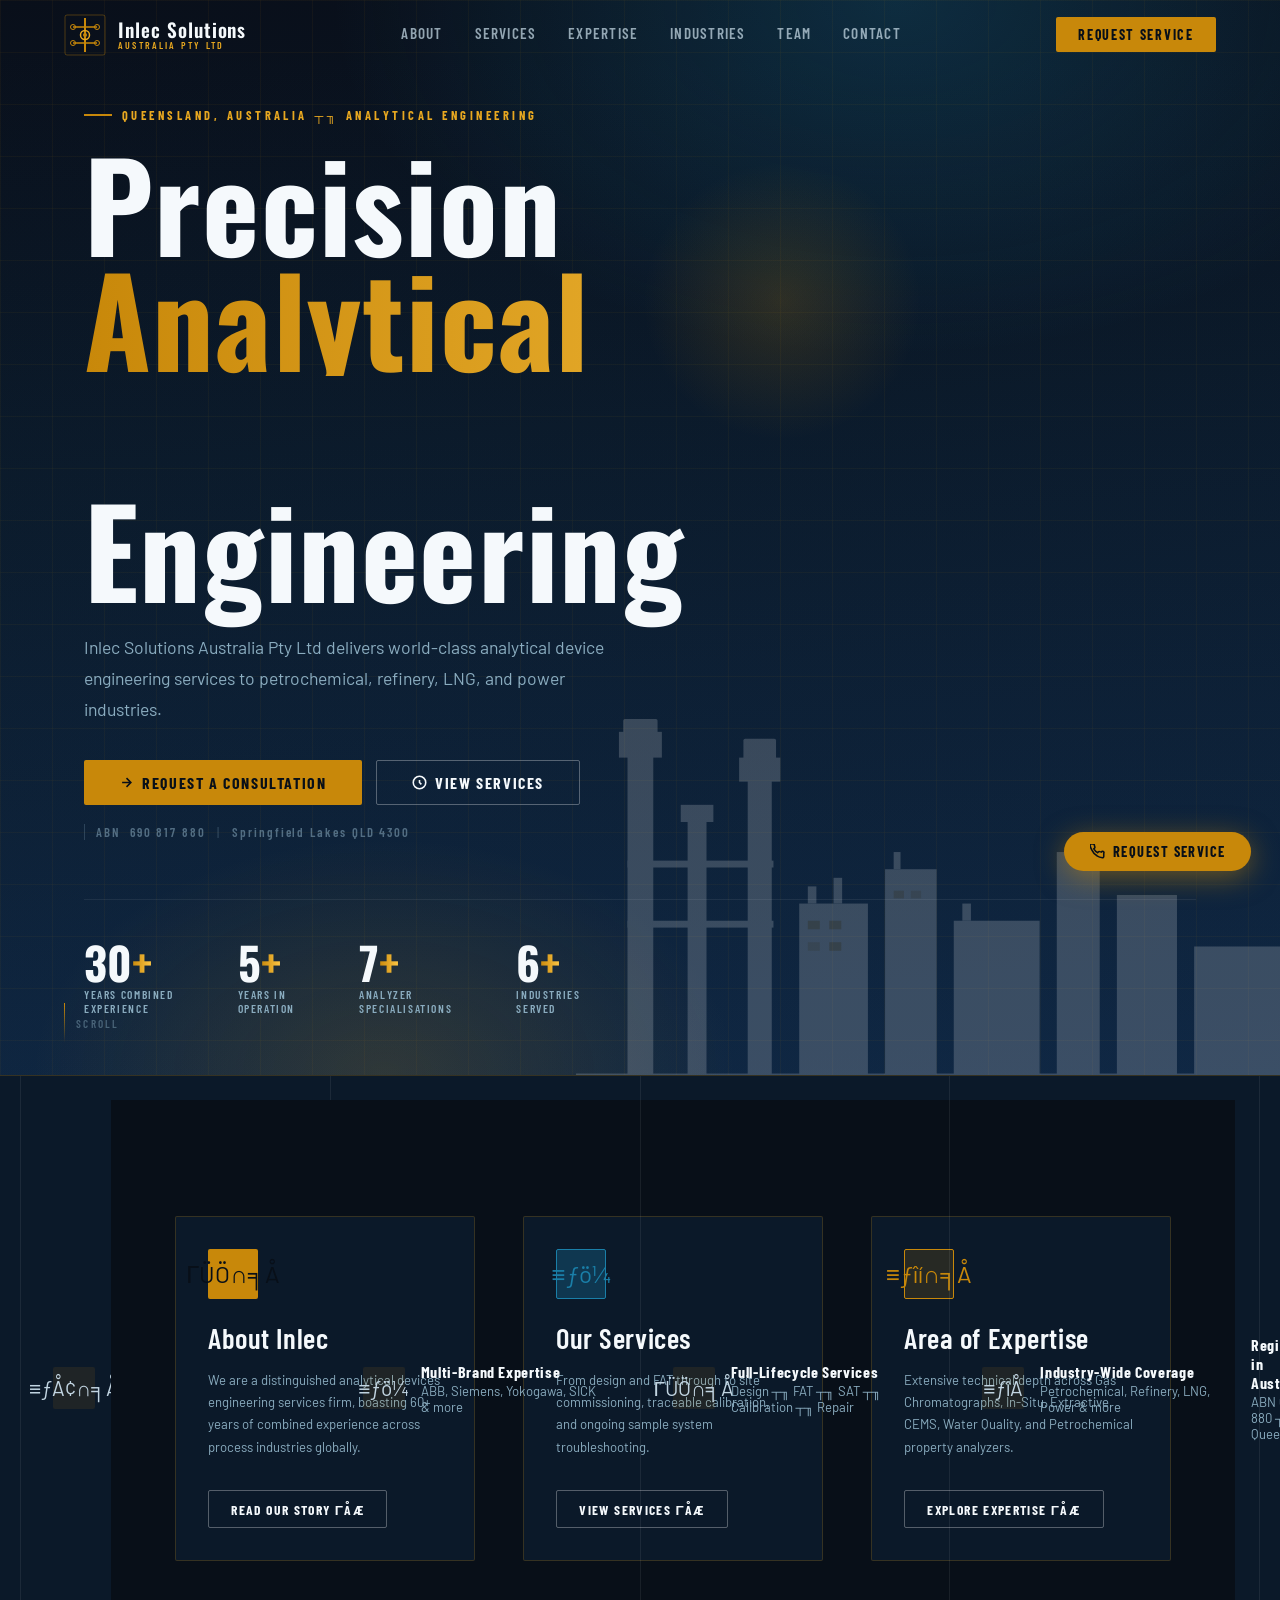
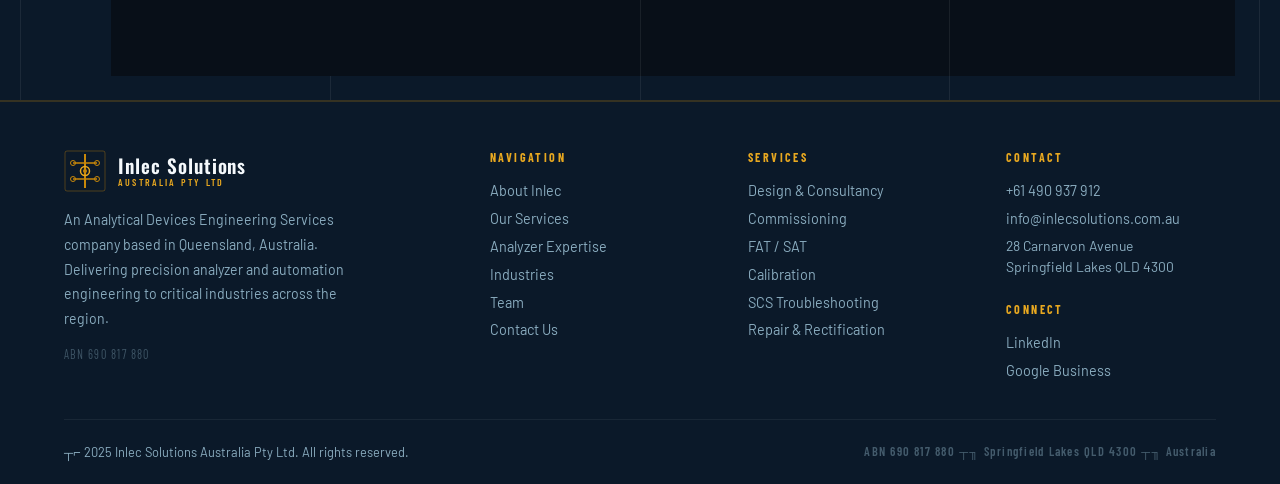
<file: docs/index.html>
﻿<!DOCTYPE html>
<html lang="en">
<head>
<meta charset="UTF-8">
<meta name="viewport" content="width=device-width, initial-scale=1.0">
<title>Inlec Solutions Australia | Analytical & Automation Engineering</title>
<meta name="description" content="Inlec Solutions Australia Pty Ltd ΓÇô Analytical Devices Engineering Services in Queensland, Australia. 60+ years combined experience. ABN 690 817 880.">
<meta property="og:title" content="Inlec Solutions Australia | Analytical & Automation Engineering">
<meta property="og:description" content="Precision analytical device engineering services for petrochemical, refinery, LNG, and power industries.">
<link rel="preconnect" href="https://fonts.googleapis.com">
<link href="https://fonts.googleapis.com/css2?family=Oswald:wght@300;400;500;600;700&family=Barlow:wght@300;400;500;600&family=Barlow+Condensed:wght@400;600;700&display=swap" rel="stylesheet">

<link rel="stylesheet" href="styles.css">

</head>
<body>

<!-- ΓòÉΓòÉ NAV ΓòÉΓòÉ -->
<nav id="nav">
  <a href="index.html" class="logo-wrap">
    <!-- Logo mark: stylised "I" circuit-board -->
    <svg class="logo-icon" viewBox="0 0 42 42" fill="none" xmlns="http://www.w3.org/2000/svg">
      <rect x="1" y="1" width="40" height="40" rx="2" fill="none" stroke="rgba(200,136,10,.35)" stroke-width="1"/>
      <line x1="21" y1="4" x2="21" y2="38" stroke="#c8880a" stroke-width="2"/>
      <line x1="9" y1="13" x2="33" y2="13" stroke="#c8880a" stroke-width="1.5"/>
      <line x1="9" y1="29" x2="33" y2="29" stroke="#c8880a" stroke-width="1.5"/>
      <circle cx="21" cy="21" r="4.5" fill="none" stroke="#e8a820" stroke-width="1.5"/>
      <circle cx="21" cy="21" r="2" fill="#c8880a"/>
      <circle cx="9" cy="13" r="2.5" fill="none" stroke="#c8880a" stroke-width="1"/>
      <circle cx="33" cy="13" r="2.5" fill="none" stroke="#c8880a" stroke-width="1"/>
      <circle cx="9" cy="29" r="2.5" fill="none" stroke="#c8880a" stroke-width="1"/>
      <circle cx="33" cy="29" r="2.5" fill="none" stroke="#c8880a" stroke-width="1"/>
    </svg>
    <div class="logo-text-block">
      <span class="logo-main">Inlec Solutions</span>
      <span class="logo-sub">Australia Pty Ltd</span>
    </div>
  </a>
  <div class="nav-links">
    <a href="about.html">About</a>
    <a href="services.html">Services</a>
    <a href="expertise.html">Expertise</a>
    <a href="industries.html">Industries</a>
    <a href="team.html">Team</a>
    <a href="contact.html">Contact</a>
  </div>
  <a href="contact.html" class="nav-btn">Request Service</a>
  <div class="burger" id="burger" onclick="toggleMenu()">
    <span></span><span></span><span></span>
  </div>
</nav>

<!-- ΓòÉΓòÉ MOBILE MENU ΓòÉΓòÉ -->
<div id="mob-menu">
  <a href="about.html"      onclick="closeMenu()">About</a>
  <a href="services.html"   onclick="closeMenu()">Services</a>
  <a href="expertise.html"  onclick="closeMenu()">Expertise</a>
  <a href="industries.html" onclick="closeMenu()">Industries</a>
  <a href="team.html"       onclick="closeMenu()">Team</a>
  <a href="contact.html"    onclick="closeMenu()">Contact</a>
</div>

<!-- ΓòÉΓòÉ HERO ΓòÉΓòÉ -->
<section id="hero">
  <div class="hero-sky"></div>
  <div class="hero-grid"></div>
  <div class="hero-scan"></div>
  <div class="hero-orb"></div>
  <!-- Industrial silhouette SVG -->
  <svg class="hero-silhouette" viewBox="0 0 820 500" fill="none" xmlns="http://www.w3.org/2000/svg" preserveAspectRatio="xMaxYMax meet">
    <!-- refinery towers -->
    <rect x="60" y="120" width="30" height="380" fill="white"/>
    <rect x="50" y="100" width="50" height="30" fill="white"/>
    <rect x="55" y="85" width="40" height="20" fill="white" rx="2"/>
    <rect x="130" y="200" width="22" height="300" fill="white"/>
    <rect x="122" y="185" width="38" height="20" fill="white"/>
    <rect x="200" y="150" width="28" height="350" fill="white"/>
    <rect x="190" y="130" width="48" height="28" fill="white"/>
    <rect x="195" y="108" width="38" height="25" fill="white" rx="2"/>
    <!-- horizontal pipe connecting towers -->
    <rect x="60" y="250" width="170" height="8" fill="white"/>
    <rect x="60" y="320" width="170" height="8" fill="white"/>
    <!-- Building blocks -->
    <rect x="260" y="300" width="80" height="200" fill="white"/>
    <rect x="360" y="260" width="60" height="240" fill="white"/>
    <rect x="440" y="320" width="100" height="180" fill="white"/>
    <rect x="560" y="240" width="50" height="260" fill="white"/>
    <rect x="630" y="290" width="70" height="210" fill="white"/>
    <rect x="720" y="350" width="100" height="150" fill="white"/>
    <!-- small details -->
    <rect x="270" y="280" width="10" height="20" fill="white"/>
    <rect x="300" y="270" width="10" height="30" fill="white"/>
    <rect x="370" y="240" width="8" height="20" fill="white"/>
    <rect x="450" y="300" width="10" height="20" fill="white"/>
    <!-- ground line -->
    <rect x="0" y="498" width="820" height="2" fill="white"/>
    <!-- windows -->
    <rect x="270" y="320" width="14" height="10" fill="rgba(200,136,10,0.5)"/>
    <rect x="295" y="320" width="14" height="10" fill="rgba(200,136,10,0.5)"/>
    <rect x="270" y="345" width="14" height="10" fill="rgba(200,136,10,0.3)"/>
    <rect x="295" y="345" width="14" height="10" fill="rgba(200,136,10,0.5)"/>
    <rect x="370" y="285" width="12" height="9" fill="rgba(200,136,10,0.4)"/>
    <rect x="390" y="285" width="12" height="9" fill="rgba(200,136,10,0.3)"/>
  </svg>

  <div class="hero-content">
    <div class="hero-eyebrow">Queensland, Australia ┬╖ Analytical Engineering</div>
    <h1 class="hero-h1">
      Precision<br>
      <span class="accent">Analytical</span><br>
      Engineering
    </h1>
    <p class="hero-p">
      Inlec Solutions Australia Pty Ltd delivers world-class analytical device engineering services to petrochemical, refinery, LNG, and power industries.
    </p>
    <div class="hero-ctas">
      <a href="contact.html" class="btn-fill">
        <svg width="15" height="15" viewBox="0 0 24 24" fill="none" stroke="currentColor" stroke-width="2.5"><path d="M5 12h14M12 5l7 7-7 7"/></svg>
        Request a Consultation
      </a>
      <a href="services.html" class="btn-line">
        <svg width="15" height="15" viewBox="0 0 24 24" fill="none" stroke="currentColor" stroke-width="2.5"><circle cx="12" cy="12" r="10"/><path d="M12 8v4l3 3"/></svg>
        View Services
      </a>
    </div>
    <div class="hero-abn">
      <span>ABN&nbsp; 690 817 880</span>
      <span style="opacity:.4">|</span>
      <span>Springfield Lakes QLD 4300</span>
    </div>
    <div class="hero-stats">
      <div class="stat-item">
        <span class="stat-n" data-target="60"><em>0+</em></span>
        <span class="stat-l">Years Combined<br>Experience</span>
      </div>
      <div class="stat-item">
        <span class="stat-n" data-target="5"><em>0+</em></span>
        <span class="stat-l">Years in<br>Operation</span>
      </div>
      <div class="stat-item">
        <span class="stat-n" data-target="7"><em>0+</em></span>
        <span class="stat-l">Analyzer<br>Specialisations</span>
      </div>
      <div class="stat-item">
        <span class="stat-n" data-target="6"><em>0+</em></span>
        <span class="stat-l">Industries<br>Served</span>
      </div>
    </div>
  </div>
  <div class="scroll-cue">
    <div class="scroll-wire"></div>
    <span>Scroll</span>
  </div>
</section>
<div id="trust">
  <div class="trust-inner">
    <div class="trust-item r d1">
      <div class="trust-icon">≡ƒÅ¢∩╕Å</div>

<!-- PREVIEWS -->
<section class="section" style="background:var(--ink)">
  <div class="wrap" style="display:grid;grid-template-columns:repeat(auto-fit,minmax(300px,1fr));gap:3rem">
    
    <div style="background:var(--deep);border:1px solid var(--border);border-radius:2px;padding:2rem">
      <div style="width:50px;height:50px;background:var(--gold);color:var(--ink);display:flex;align-items:center;justify-content:center;font-size:1.5rem;border-radius:2px;margin-bottom:1.5rem">ΓÜÖ∩╕Å</div>
      <h3 style="font-family:'Barlow Condensed',sans-serif;font-size:1.8rem;color:var(--white);margin-bottom:1rem">About Inlec</h3>
      <p style="color:var(--fog);line-height:1.7;margin-bottom:2rem">We are a distinguished analytical devices engineering services firm, boasting 60+ years of combined experience across process industries globally.</p>
      <a href="about.html" class="btn-line" style="font-size:0.85rem;padding:0.6rem 1.4rem">Read Our Story ΓåÆ</a>
    </div>

    <div style="background:var(--deep);border:1px solid var(--border);border-radius:2px;padding:2rem">
      <div style="width:50px;height:50px;background:rgba(26,127,168,0.3);color:var(--sky);display:flex;align-items:center;justify-content:center;font-size:1.5rem;border-radius:2px;border:1px solid var(--sky);margin-bottom:1.5rem">≡ƒö¼</div>
      <h3 style="font-family:'Barlow Condensed',sans-serif;font-size:1.8rem;color:var(--white);margin-bottom:1rem">Our Services</h3>
      <p style="color:var(--fog);line-height:1.7;margin-bottom:2rem">From design and FAT through to site commissioning, traceable calibration, and ongoing sample system troubleshooting.</p>
      <a href="services.html" class="btn-line" style="font-size:0.85rem;padding:0.6rem 1.4rem">View Services ΓåÆ</a>
    </div>

    <div style="background:var(--deep);border:1px solid var(--border);border-radius:2px;padding:2rem">
      <div style="width:50px;height:50px;background:rgba(200,136,10,0.15);color:var(--gold);display:flex;align-items:center;justify-content:center;font-size:1.5rem;border-radius:2px;border:1px solid var(--gold);margin-bottom:1.5rem">≡ƒîí∩╕Å</div>
      <h3 style="font-family:'Barlow Condensed',sans-serif;font-size:1.8rem;color:var(--white);margin-bottom:1rem">Area of Expertise</h3>
      <p style="color:var(--fog);line-height:1.7;margin-bottom:2rem">Extensive technical depth across Gas Chromatographs, In-Situ, Extractive, CEMS, Water Quality, and Petrochemical property analyzers.</p>
      <a href="expertise.html" class="btn-line" style="font-size:0.85rem;padding:0.6rem 1.4rem">Explore Expertise ΓåÆ</a>
    </div>

  </div>
</section>

      <div>
        <h4>Registered in Australia</h4>
        <p>ABN 690 817 880 ┬╖ Queensland</p>
      </div>
    </div>
    <div class="trust-item r d2">
      <div class="trust-icon">≡ƒö¼</div>
      <div>
        <h4>Multi-Brand Expertise</h4>
        <p>ABB, Siemens, Yokogawa, SICK & more</p>
      </div>
    </div>
    <div class="trust-item r d3">
      <div class="trust-icon">ΓÜÖ∩╕Å</div>
      <div>
        <h4>Full-Lifecycle Services</h4>
        <p>Design ┬╖ FAT ┬╖ SAT ┬╖ Calibration ┬╖ Repair</p>
      </div>
    </div>
    <div class="trust-item r d4">
      <div class="trust-icon">≡ƒîÅ</div>
      <div>
        <h4>Industry-Wide Coverage</h4>
        <p>Petrochemical, Refinery, LNG, Power & more</p>
      </div>
    </div>
  </div>
</div>


<footer>
  <div class="footer-wrap">
    <div class="footer-top">
      <div class="footer-brand">
        <div class="logo-wrap">
          <svg class="logo-icon" viewBox="0 0 42 42" fill="none" xmlns="http://www.w3.org/2000/svg">
            <rect x="1" y="1" width="40" height="40" rx="2" fill="none" stroke="rgba(200,136,10,.35)" stroke-width="1"/>
            <line x1="21" y1="4" x2="21" y2="38" stroke="#c8880a" stroke-width="2"/>
            <line x1="9" y1="13" x2="33" y2="13" stroke="#c8880a" stroke-width="1.5"/>
            <line x1="9" y1="29" x2="33" y2="29" stroke="#c8880a" stroke-width="1.5"/>
            <circle cx="21" cy="21" r="4.5" fill="none" stroke="#e8a820" stroke-width="1.5"/>
            <circle cx="21" cy="21" r="2" fill="#c8880a"/>
            <circle cx="9" cy="13" r="2.5" fill="none" stroke="#c8880a" stroke-width="1"/>
            <circle cx="33" cy="13" r="2.5" fill="none" stroke="#c8880a" stroke-width="1"/>
            <circle cx="9" cy="29" r="2.5" fill="none" stroke="#c8880a" stroke-width="1"/>
            <circle cx="33" cy="29" r="2.5" fill="none" stroke="#c8880a" stroke-width="1"/>
          </svg>
          <div class="logo-text-block">
            <span class="logo-main">Inlec Solutions</span>
            <span class="logo-sub">Australia Pty Ltd</span>
          </div>
        </div>
        <p>An Analytical Devices Engineering Services company based in Queensland, Australia. Delivering precision analyzer and automation engineering to critical industries across the region.</p>
        <p style="margin-top:.8rem;font-family:'Barlow Condensed',sans-serif;font-size:.76rem;letter-spacing:.12em;color:rgba(138,172,191,.4)">ABN 690 817 880</p>
      </div>
      <div class="footer-col">
        <h5>Navigation</h5>
        <ul>
          <li><a href="about.html">About Inlec</a></li>
          <li><a href="services.html">Our Services</a></li>
          <li><a href="expertise.html">Analyzer Expertise</a></li>
          <li><a href="industries.html">Industries</a></li>
          <li><a href="team.html">Team</a></li>
          <li><a href="contact.html">Contact Us</a></li>
        </ul>
      </div>
      <div class="footer-col">
        <h5>Services</h5>
        <ul>
          <li><a href="services.html">Design &amp; Consultancy</a></li>
          <li><a href="services.html">Commissioning</a></li>
          <li><a href="services.html">FAT / SAT</a></li>
          <li><a href="services.html">Calibration</a></li>
          <li><a href="services.html">SCS Troubleshooting</a></li>
          <li><a href="services.html">Repair &amp; Rectification</a></li>
        </ul>
      </div>
      <div class="footer-col">
        <h5>Contact</h5>
        <ul>
          <li><a href="tel:+61490937912">+61 490 937 912</a></li>
          <li><a href="mailto:info@inlecsolutions.com.au">info@inlecsolutions.com.au</a></li>
          <li style="color:var(--fog);font-size:.87rem;line-height:1.5">28 Carnarvon Avenue<br>Springfield Lakes QLD 4300</li>
        </ul>
        <h5 style="margin-top:1.5rem">Connect</h5>
        <ul>
          <li><a href="#" target="_blank">LinkedIn</a></li>
          <li><a href="#" target="_blank">Google Business</a></li>
        </ul>
      </div>
    </div>
    <div class="footer-bottom">
      <span>┬⌐ 2025 Inlec Solutions Australia Pty Ltd. All rights reserved.</span>
      <span class="footer-abn">ABN 690 817 880 ┬╖ Springfield Lakes QLD 4300 ┬╖ Australia</span>
    </div>
  </div>
</footer>

<!-- ΓòÉΓòÉ FLOATING CTA ΓòÉΓòÉ -->
<a href="contact.html" class="float-btn" id="floatBtn">
  <svg width="15" height="15" viewBox="0 0 24 24" fill="none" stroke="currentColor" stroke-width="2.5"><path d="M22 16.92v3a2 2 0 01-2.18 2 19.79 19.79 0 01-8.63-3.07A19.5 19.5 0 013.07 9.81 19.79 19.79 0 01.02 1.18 2 2 0 012 0h3a2 2 0 012 1.72c.127.96.361 1.903.7 2.81a2 2 0 01-.45 2.11L6.09 7.91a16 16 0 006 6l1.27-1.27a2 2 0 012.11-.45c.907.339 1.85.573 2.81.7A2 2 0 0122 14.92z"/></svg>
  Request Service
</a>

<script src="script.js"></script>

</body>
</html>
</file>
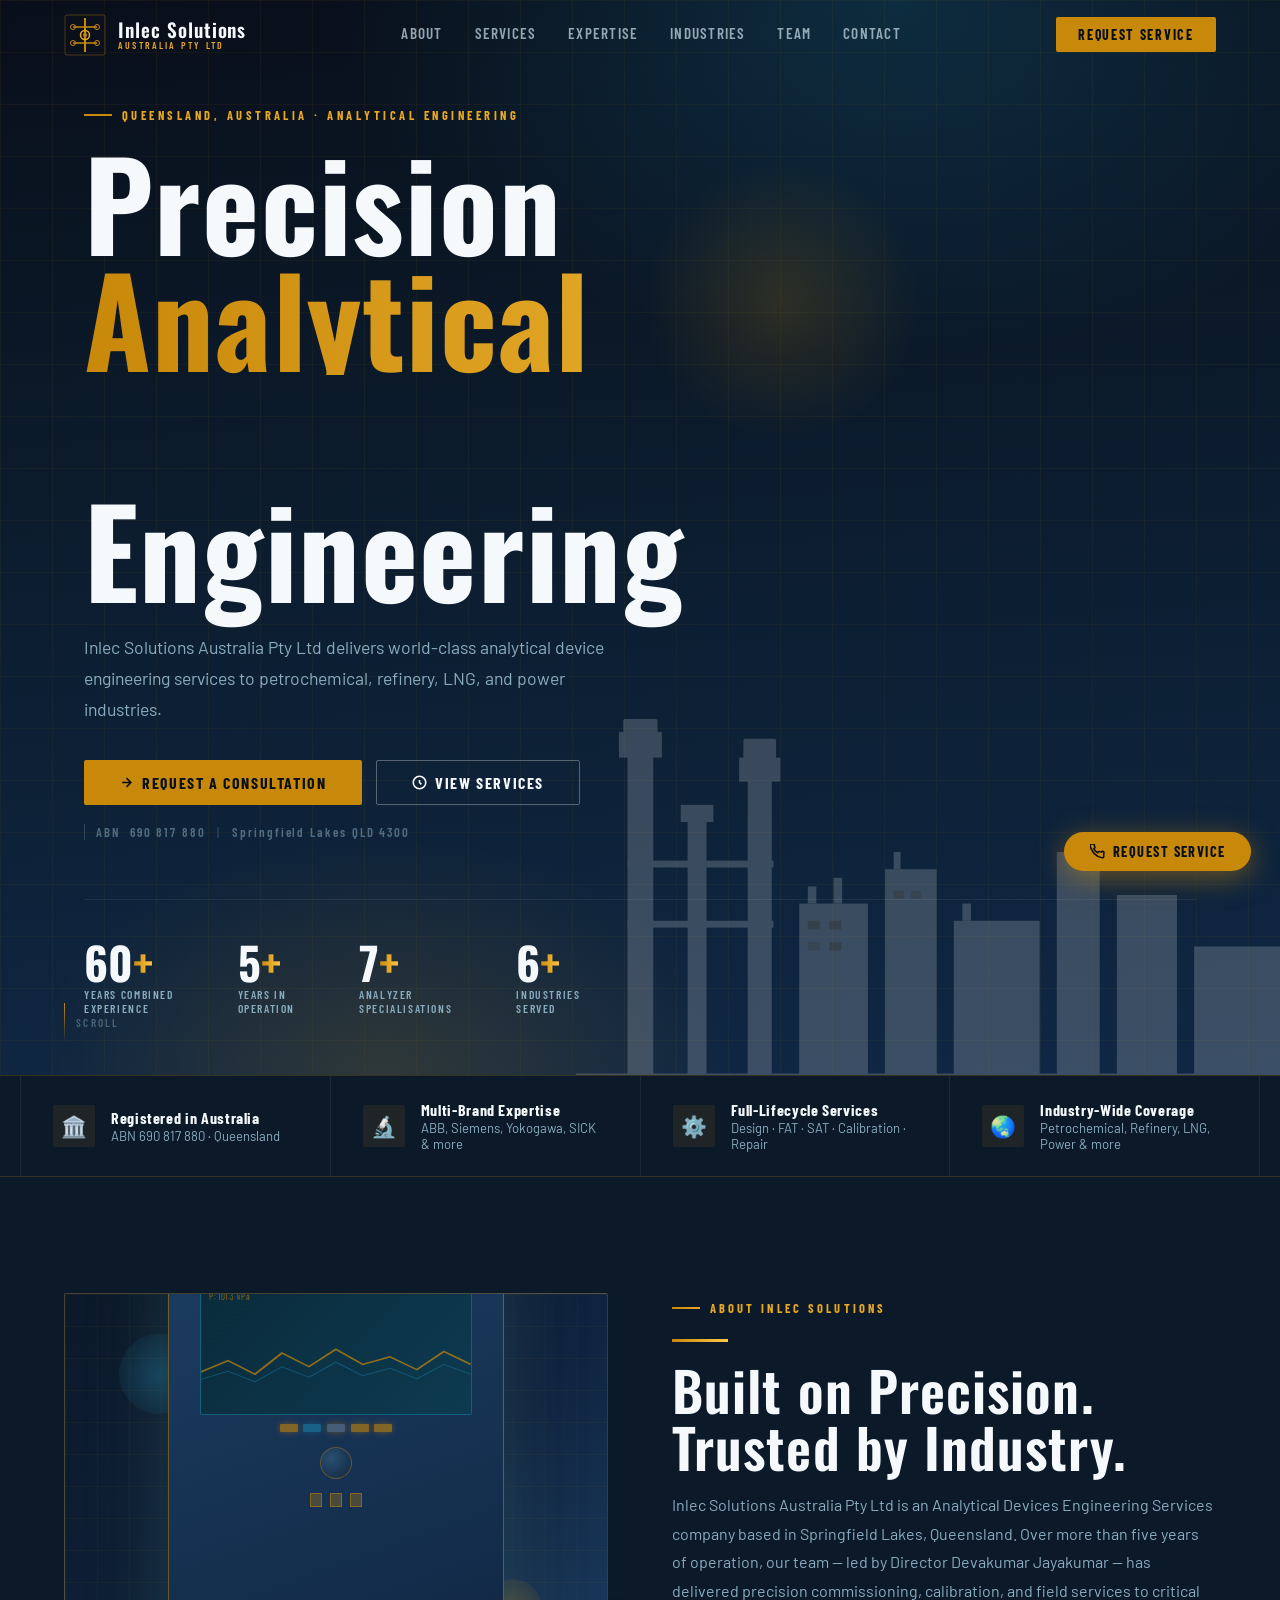
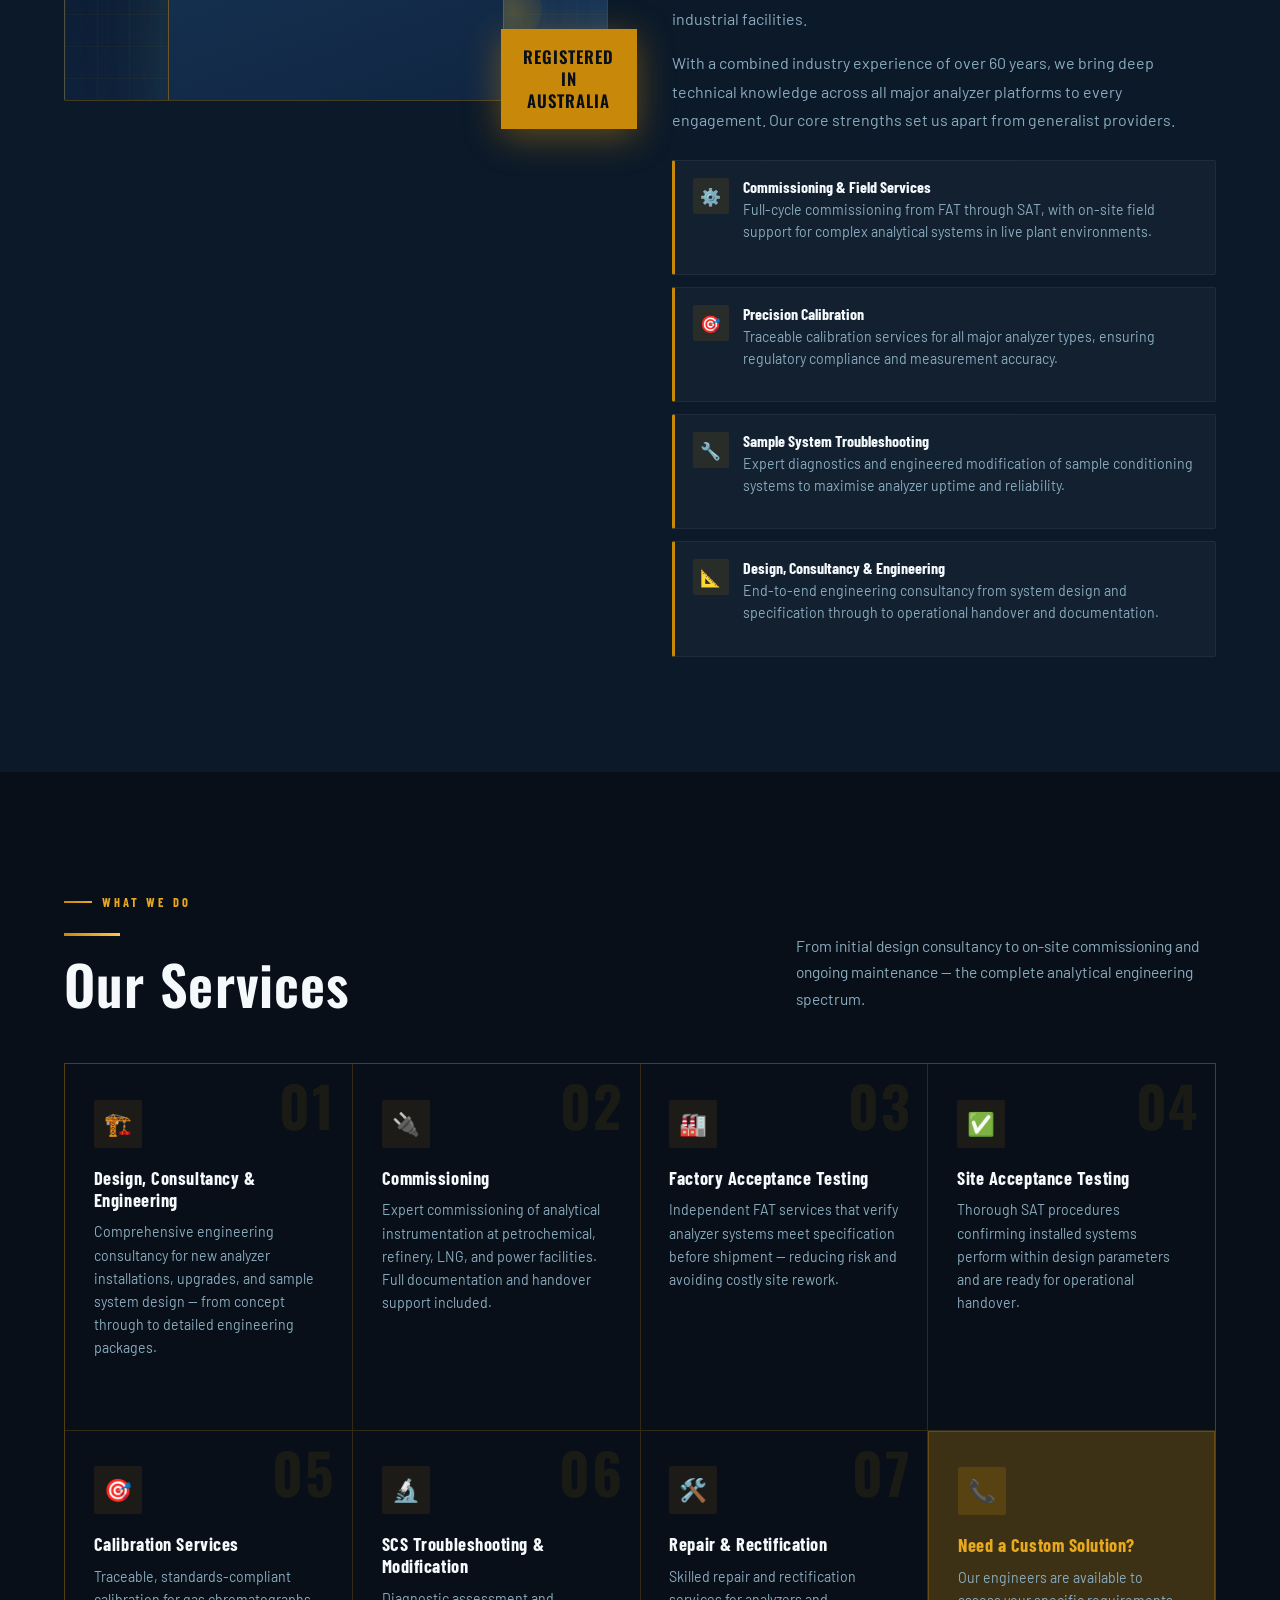
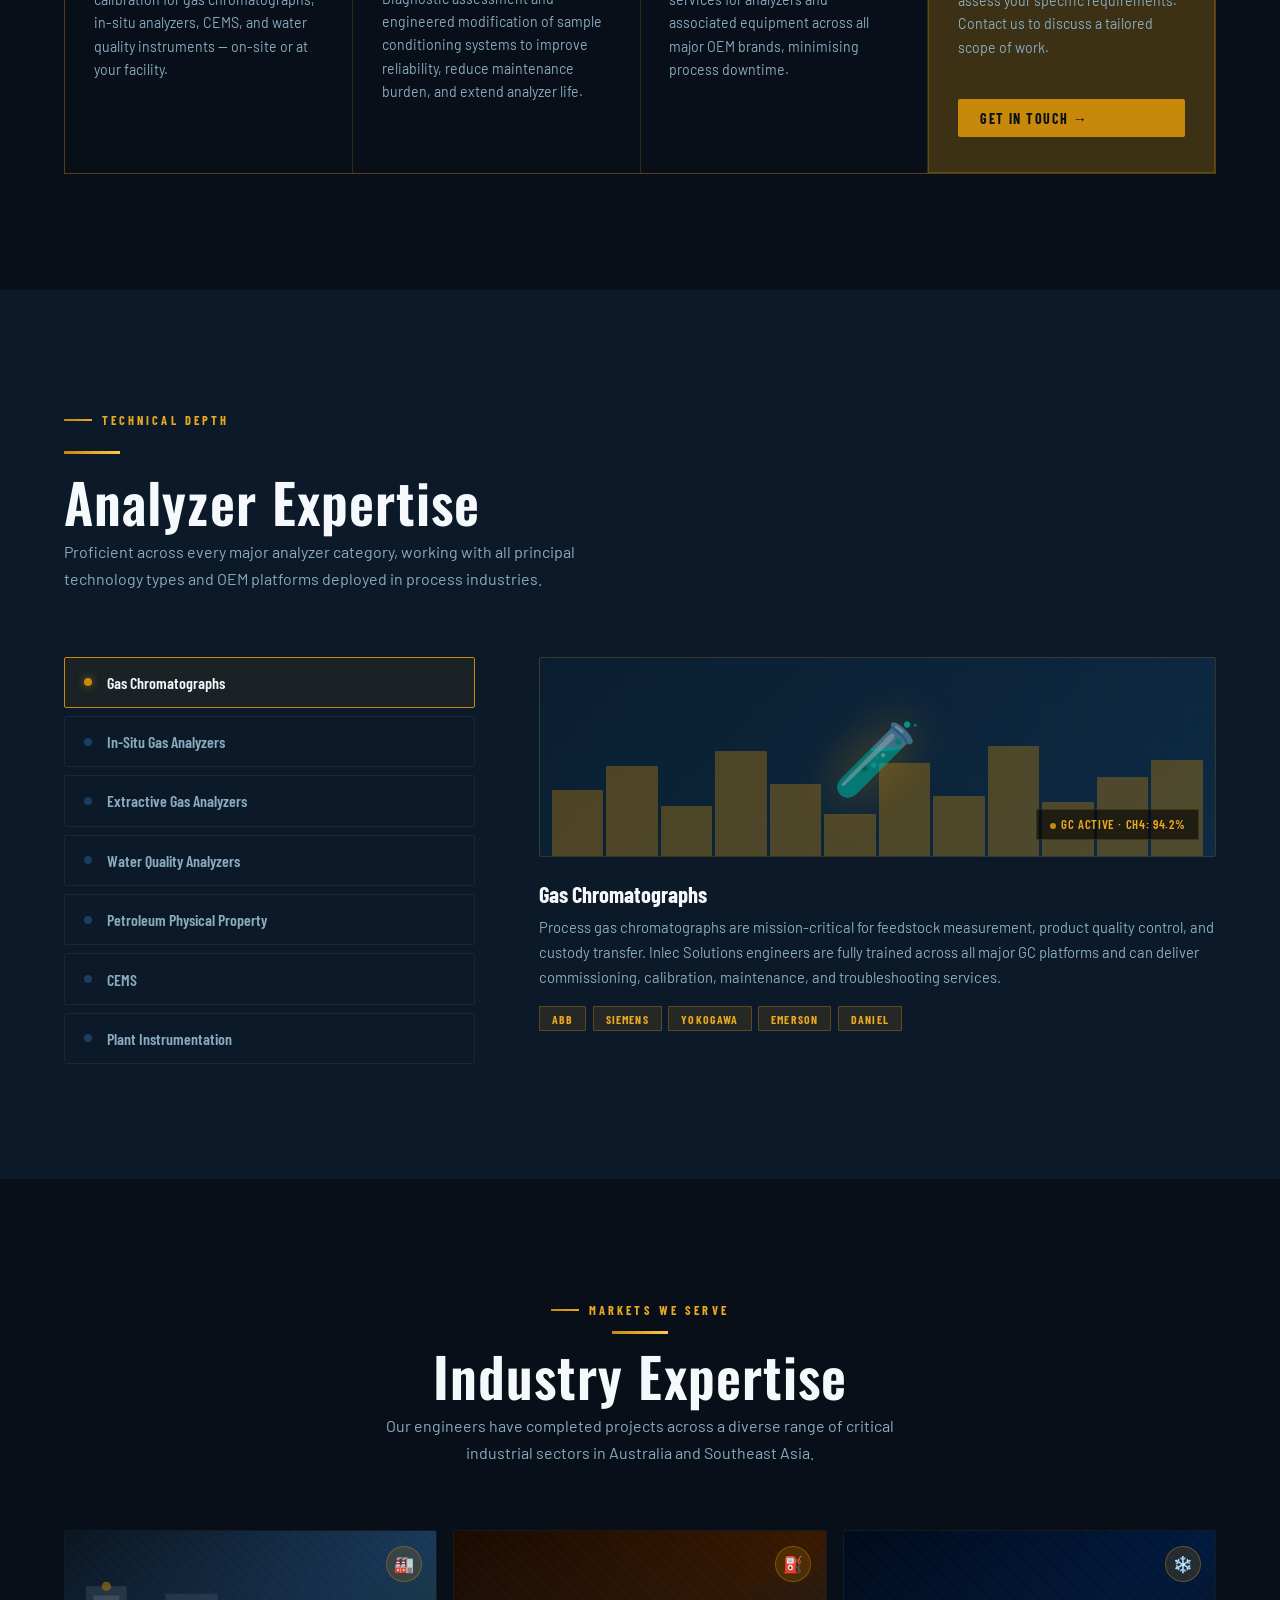
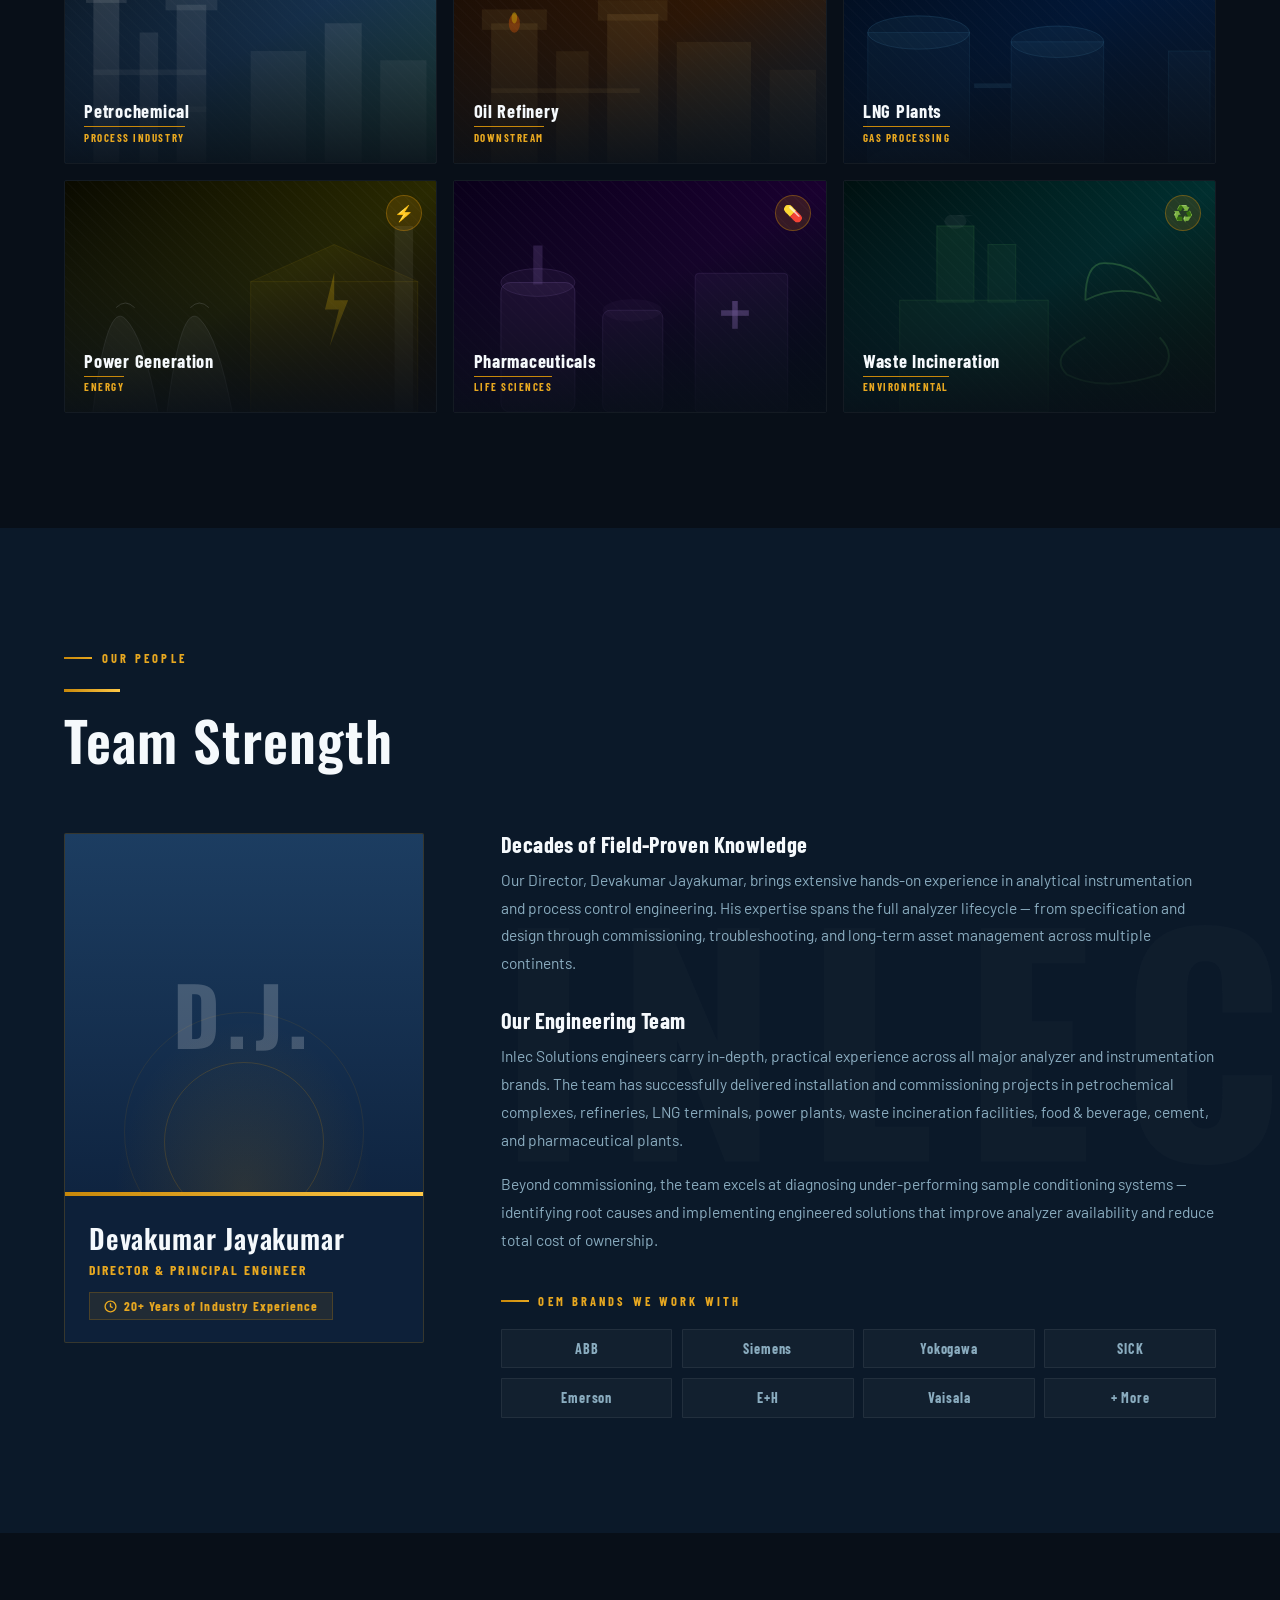
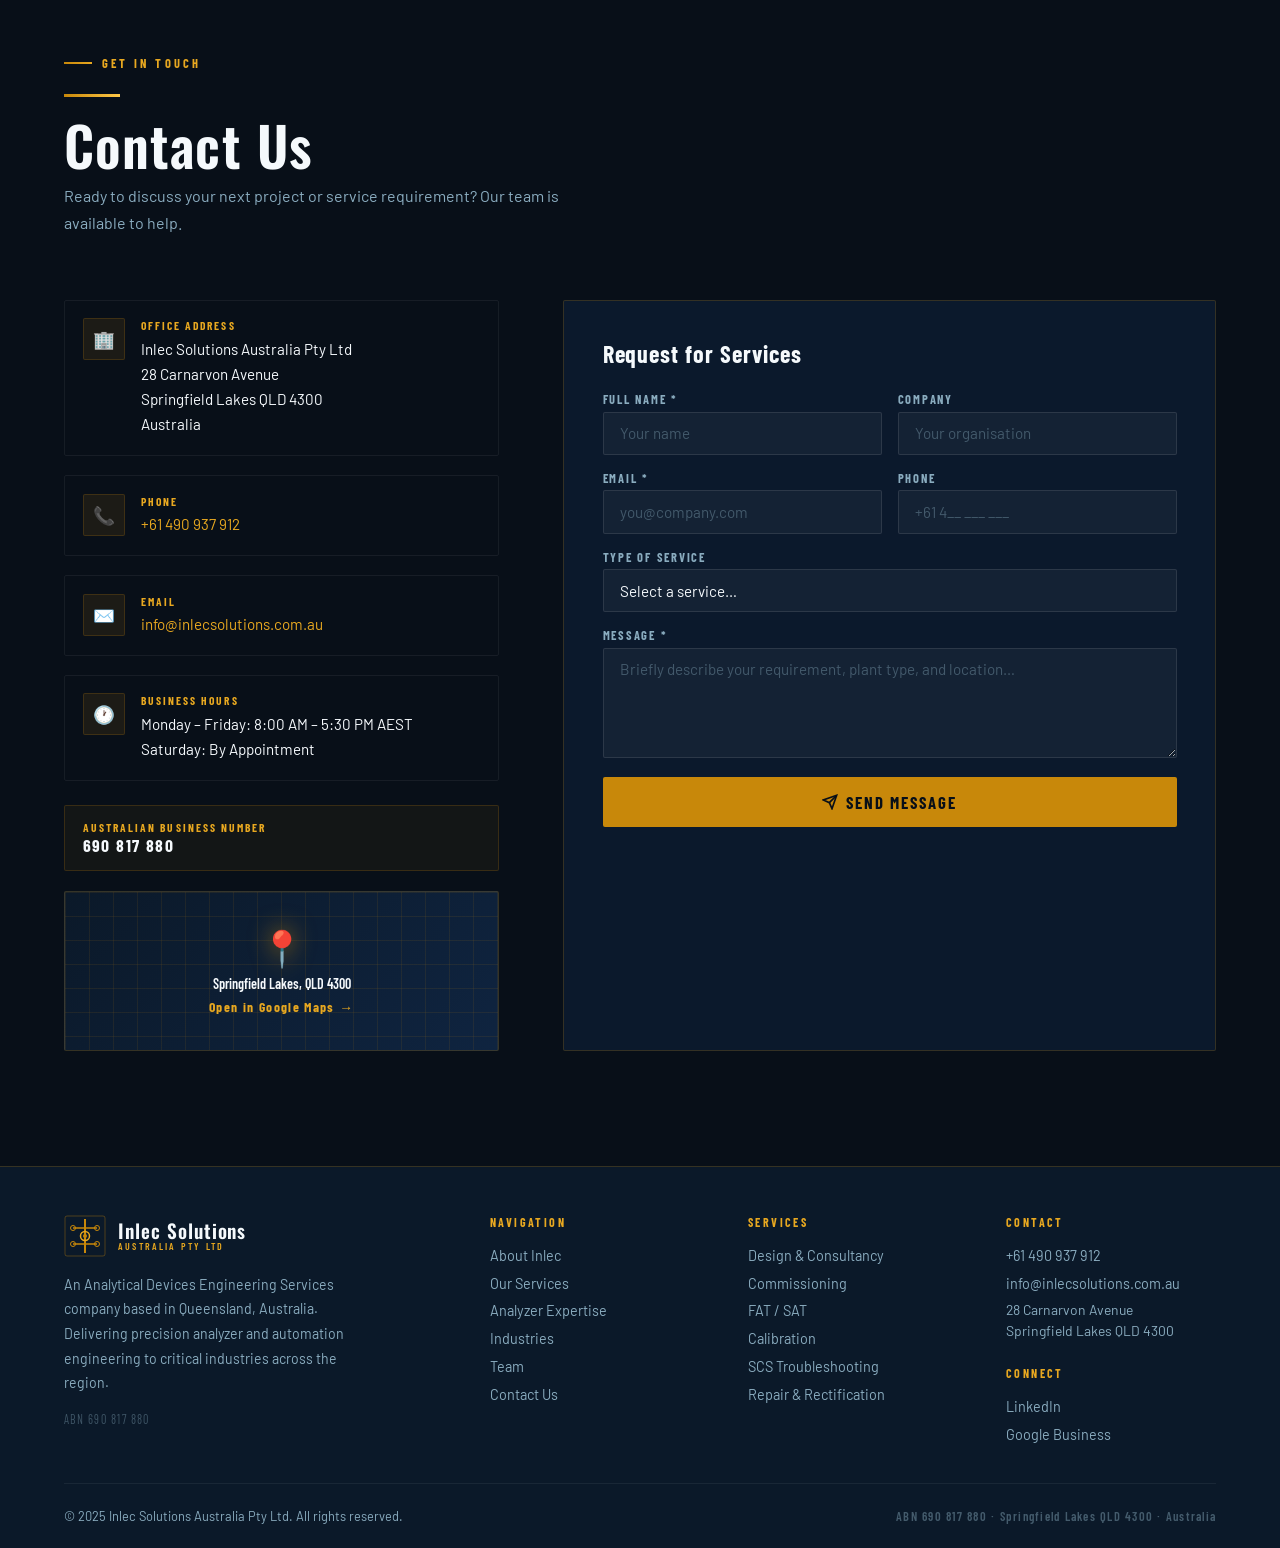
<file: index (2).html>
<!DOCTYPE html>
<html lang="en">
<head>
<meta charset="UTF-8">
<meta name="viewport" content="width=device-width, initial-scale=1.0">
<title>Inlec Solutions Australia | Analytical & Automation Engineering</title>
<meta name="description" content="Inlec Solutions Australia Pty Ltd – Analytical Devices Engineering Services in Queensland, Australia. 60+ years combined experience. ABN 690 817 880.">
<meta property="og:title" content="Inlec Solutions Australia | Analytical & Automation Engineering">
<meta property="og:description" content="Precision analytical device engineering services for petrochemical, refinery, LNG, and power industries.">
<link rel="preconnect" href="https://fonts.googleapis.com">
<link href="https://fonts.googleapis.com/css2?family=Oswald:wght@300;400;500;600;700&family=Barlow:wght@300;400;500;600&family=Barlow+Condensed:wght@400;600;700&display=swap" rel="stylesheet">

<style>
/* ══════════════════════════════════════════
   DESIGN TOKENS
══════════════════════════════════════════ */
:root{
  --ink:      #080f18;
  --deep:     #0b1929;
  --navy:     #0f2440;
  --steel:    #1c3d61;
  --gold:     #c8880a;
  --gold2:    #e8a820;
  --gold3:    #ffc847;
  --sky:      #1a7fa8;
  --fog:      #8aacbf;
  --ash:      #c2d5e2;
  --white:    #f5f9fc;
  --border:   rgba(200,136,10,.22);
  --border2:  rgba(255,255,255,.07);
  --card:     rgba(15,36,64,.7);
}

/* ══════════════════════════════════════════
   RESET & BASE
══════════════════════════════════════════ */
*,*::before,*::after{box-sizing:border-box;margin:0;padding:0}
html{scroll-behavior:smooth}
body{
  font-family:'Barlow',sans-serif;font-weight:400;
  background:var(--ink);color:var(--ash);
  overflow-x:hidden;
}
a{text-decoration:none;color:inherit}
ul{list-style:none}
img{max-width:100%;display:block}
button,input,select,textarea{font:inherit;outline:none}

/* ══════════════════════════════════════════
   SCROLLBAR
══════════════════════════════════════════ */
::-webkit-scrollbar{width:5px}
::-webkit-scrollbar-track{background:var(--ink)}
::-webkit-scrollbar-thumb{background:var(--gold);border-radius:2px}

/* ══════════════════════════════════════════
   TYPE SCALE
══════════════════════════════════════════ */
h1,h2,h3{font-family:'Oswald',sans-serif;font-weight:600;letter-spacing:.02em;line-height:1.05}
h4,h5,.label-text,nav a,button{font-family:'Barlow Condensed',sans-serif;font-weight:600}

/* ══════════════════════════════════════════
   REUSABLE ATOMS
══════════════════════════════════════════ */
.eyebrow{
  display:inline-flex;align-items:center;gap:.6rem;
  font-family:'Barlow Condensed',sans-serif;font-size:.78rem;font-weight:700;
  letter-spacing:.25em;text-transform:uppercase;color:var(--gold2);
  margin-bottom:.9rem;
}
.eyebrow::before{
  content:'';display:block;width:28px;height:2px;
  background:linear-gradient(90deg,var(--gold),var(--gold2));
  flex-shrink:0;
}
.section{padding:clamp(4.5rem,9vw,8rem) clamp(1.4rem,5vw,4.5rem)}
.wrap{max-width:1240px;margin:0 auto}
.sec-head{margin-bottom:clamp(2.5rem,5vw,4.5rem)}

/* Gold rule divider */
.rule{
  display:block;width:56px;height:3px;
  background:linear-gradient(90deg,var(--gold),var(--gold3));
  margin:.6rem 0 1.2rem;
}

/* Tag pill */
.pill{
  display:inline-block;
  font-family:'Barlow Condensed',sans-serif;font-size:.74rem;font-weight:700;
  letter-spacing:.1em;text-transform:uppercase;
  padding:.28rem .75rem;border-radius:1px;
  background:rgba(200,136,10,.14);
  border:1px solid rgba(200,136,10,.35);
  color:var(--gold2);
}

/* Buttons */
.btn-fill{
  display:inline-flex;align-items:center;gap:.5rem;
  background:var(--gold);color:var(--ink);
  font-family:'Barlow Condensed',sans-serif;font-size:1rem;font-weight:700;
  letter-spacing:.1em;text-transform:uppercase;
  padding:.75rem 2.2rem;border-radius:2px;border:none;cursor:pointer;
  transition:background .2s,transform .15s,box-shadow .2s;
  position:relative;overflow:hidden;
}
.btn-fill::after{
  content:'';position:absolute;inset:0;
  background:linear-gradient(90deg,transparent,rgba(255,255,255,.15),transparent);
  transform:translateX(-100%);
  transition:transform .4s;
}
.btn-fill:hover{background:var(--gold2);transform:translateY(-2px);box-shadow:0 8px 28px rgba(200,136,10,.38)}
.btn-fill:hover::after{transform:translateX(100%)}

.btn-line{
  display:inline-flex;align-items:center;gap:.5rem;
  background:transparent;
  border:1.5px solid rgba(255,255,255,.3);
  color:var(--white);
  font-family:'Barlow Condensed',sans-serif;font-size:1rem;font-weight:700;
  letter-spacing:.1em;text-transform:uppercase;
  padding:.75rem 2.2rem;border-radius:2px;cursor:pointer;
  transition:all .2s;
}
.btn-line:hover{border-color:var(--gold);color:var(--gold)}

/* ══════════════════════════════════════════
   NAV
══════════════════════════════════════════ */
#nav{
  position:fixed;top:0;left:0;right:0;z-index:200;
  display:flex;align-items:center;justify-content:space-between;
  padding:.85rem clamp(1.4rem,5vw,4.5rem);
  transition:background .35s,box-shadow .35s,padding .35s;
}
#nav.solid{
  background:rgba(8,15,24,.97);
  backdrop-filter:blur(14px);
  box-shadow:0 1px 0 var(--border),0 4px 32px rgba(0,0,0,.5);
  padding:.7rem clamp(1.4rem,5vw,4.5rem);
}
/* Logo */
.logo-wrap{display:flex;align-items:center;gap:.75rem}
.logo-icon{width:42px;height:42px;flex-shrink:0}
.logo-text-block{line-height:1.1}
.logo-main{
  font-family:'Oswald',sans-serif;font-size:1.2rem;font-weight:600;
  color:var(--white);letter-spacing:.05em;display:block;
}
.logo-sub{
  font-family:'Barlow Condensed',sans-serif;font-size:.62rem;font-weight:600;
  color:var(--gold2);letter-spacing:.22em;text-transform:uppercase;display:block;
}
/* Links */
.nav-links{display:flex;align-items:center;gap:2rem}
.nav-links a{
  font-family:'Barlow Condensed',sans-serif;font-size:.95rem;font-weight:600;
  letter-spacing:.08em;text-transform:uppercase;
  color:rgba(194,213,226,.75);
  position:relative;padding-bottom:3px;
  transition:color .2s;
}
.nav-links a::after{
  content:'';position:absolute;bottom:0;left:0;width:0;height:2px;
  background:var(--gold);transition:width .25s;
}
.nav-links a:hover{color:var(--white)}
.nav-links a:hover::after{width:100%}
.nav-btn{
  background:var(--gold);color:var(--ink);
  font-family:'Barlow Condensed',sans-serif;font-size:.88rem;font-weight:700;
  letter-spacing:.12em;text-transform:uppercase;
  padding:.55rem 1.4rem;border-radius:2px;border:none;cursor:pointer;
  transition:background .2s,transform .15s;
}
.nav-btn:hover{background:var(--gold2);transform:translateY(-1px)}
/* Hamburger */
.burger{display:none;flex-direction:column;gap:5px;cursor:pointer;padding:5px}
.burger span{display:block;width:22px;height:2px;background:var(--white);border-radius:1px;transition:.3s}
.burger.open span:nth-child(1){transform:rotate(45deg) translate(5px,5px)}
.burger.open span:nth-child(2){opacity:0;transform:scaleX(0)}
.burger.open span:nth-child(3){transform:rotate(-45deg) translate(5px,-5px)}
/* Mobile menu */
#mob-menu{
  display:none;position:fixed;inset:0;top:64px;
  background:rgba(8,15,24,.98);backdrop-filter:blur(18px);
  flex-direction:column;align-items:center;justify-content:center;gap:2.5rem;z-index:199;
}
#mob-menu.open{display:flex}
#mob-menu a{
  font-family:'Oswald',sans-serif;font-size:2rem;font-weight:500;
  color:rgba(194,213,226,.7);letter-spacing:.1em;text-transform:uppercase;
  transition:color .2s;
}
#mob-menu a:hover{color:var(--gold2)}

/* ══════════════════════════════════════════
   HERO — PURE CSS SCENE
══════════════════════════════════════════ */
#hero{
  position:relative;min-height:100vh;
  display:flex;align-items:center;
  overflow:hidden;background:var(--ink);
}
/* Sky gradient */
.hero-sky{
  position:absolute;inset:0;
  background:
    radial-gradient(ellipse 80% 60% at 70% 0%, rgba(26,127,168,.25) 0%, transparent 55%),
    radial-gradient(ellipse 50% 40% at 30% 100%, rgba(200,136,10,.18) 0%, transparent 55%),
    linear-gradient(175deg, #090f1a 0%, #0b1929 40%, #0f2440 100%);
}
/* Fine grid */
.hero-grid{
  position:absolute;inset:0;
  background-image:
    linear-gradient(rgba(200,136,10,.055) 1px, transparent 1px),
    linear-gradient(90deg, rgba(200,136,10,.055) 1px, transparent 1px);
  background-size:52px 52px;
}
/* Industrial silhouette drawn in SVG */
.hero-silhouette{
  position:absolute;bottom:0;right:0;width:55%;max-width:820px;
  opacity:.18;
}
/* Scan line animation */
.hero-scan{
  position:absolute;inset:0;
  background:linear-gradient(to bottom, transparent 0%, rgba(26,127,168,.04) 50%, transparent 100%);
  background-size:100% 200%;
  animation:scan 6s ease-in-out infinite;
}
@keyframes scan{0%,100%{background-position:0 -100%}50%{background-position:0 100%}}
/* Glowing orb */
.hero-orb{
  position:absolute;top:15%;right:28%;
  width:280px;height:280px;border-radius:50%;
  background:radial-gradient(circle, rgba(200,136,10,.18) 0%, transparent 70%);
  animation:orb 4s ease-in-out infinite alternate;
}
@keyframes orb{from{transform:scale(1);opacity:.6}to{transform:scale(1.15);opacity:1}}
/* Content */
.hero-content{
  position:relative;z-index:5;
  padding:0 clamp(1.4rem,5vw,4.5rem);
  max-width:1240px;margin:0 auto;width:100%;
  padding-top:100px;padding-bottom:60px;
}
.hero-eyebrow{
  display:inline-flex;align-items:center;gap:.6rem;
  font-family:'Barlow Condensed',sans-serif;font-size:.78rem;font-weight:700;
  letter-spacing:.28em;text-transform:uppercase;color:var(--gold2);
  margin-bottom:1.4rem;animation:fadeUp .7s ease both;
}
.hero-eyebrow::before{content:'';display:block;width:28px;height:2px;background:var(--gold)}
.hero-h1{
  font-family:'Oswald',sans-serif;font-weight:700;
  font-size:clamp(3rem,9.5vw,8.5rem);
  color:var(--white);line-height:.95;letter-spacing:.01em;
  animation:fadeUp .7s .1s ease both;
}
.hero-h1 .accent{
  display:block;
  background:linear-gradient(90deg, var(--gold), var(--gold3));
  -webkit-background-clip:text;-webkit-text-fill-color:transparent;background-clip:text;
}
.hero-p{
  max-width:520px;
  font-size:1.1rem;color:var(--fog);line-height:1.75;
  margin:1.6rem 0 2.2rem;
  animation:fadeUp .7s .22s ease both;
}
.hero-ctas{
  display:flex;flex-wrap:wrap;gap:.9rem;
  animation:fadeUp .7s .34s ease both;
}
/* ABN strip */
.hero-abn{
  display:inline-flex;align-items:center;gap:.7rem;margin-top:1.2rem;
  font-family:'Barlow Condensed',sans-serif;font-size:.8rem;font-weight:600;
  letter-spacing:.15em;color:rgba(138,172,191,.55);
  animation:fadeUp .7s .46s ease both;
}
.hero-abn::before{content:'';display:block;width:1px;height:16px;background:rgba(138,172,191,.25)}
/* Stats bar */
.hero-stats{
  display:flex;flex-wrap:wrap;gap:2rem clamp(2rem,5vw,4rem);
  margin-top:3.5rem;
  padding-top:2.5rem;
  border-top:1px solid rgba(255,255,255,.07);
  animation:fadeUp .7s .5s ease both;
}
.stat-item{display:flex;flex-direction:column;gap:.15rem}
.stat-n{
  font-family:'Oswald',sans-serif;font-weight:700;
  font-size:2.8rem;color:var(--white);line-height:1;
}
.stat-n em{
  font-style:normal;
  background:linear-gradient(90deg,var(--gold),var(--gold3));
  -webkit-background-clip:text;-webkit-text-fill-color:transparent;background-clip:text;
}
.stat-l{
  font-family:'Barlow Condensed',sans-serif;font-size:.72rem;font-weight:600;
  letter-spacing:.14em;text-transform:uppercase;color:var(--fog);
}
/* scroll cue */
.scroll-cue{
  position:absolute;bottom:2rem;left:clamp(1.4rem,5vw,4.5rem);
  display:flex;align-items:center;gap:.7rem;
  font-family:'Barlow Condensed',sans-serif;font-size:.7rem;font-weight:600;
  letter-spacing:.2em;text-transform:uppercase;color:rgba(138,172,191,.45);
  animation:fadeUp .7s .9s ease both;
}
.scroll-wire{
  width:1px;height:40px;
  background:linear-gradient(var(--gold),transparent);
  animation:wire 2s ease infinite;
}
@keyframes wire{0%,100%{height:28px;opacity:.4}50%{height:44px;opacity:1}}

@keyframes fadeUp{from{opacity:0;transform:translateY(24px)}to{opacity:1;transform:none}}

/* ══════════════════════════════════════════
   TRUST BAR
══════════════════════════════════════════ */
#trust{
  background:var(--deep);
  border-top:1px solid var(--border);
  border-bottom:1px solid var(--border);
  padding:0;
}
.trust-inner{
  max-width:1240px;margin:0 auto;
  display:flex;flex-wrap:wrap;
  border-left:1px solid var(--border2);
}
.trust-item{
  flex:1;min-width:200px;
  padding:1.5rem 2rem;
  border-right:1px solid var(--border2);
  display:flex;align-items:center;gap:1rem;
}
.trust-icon{
  width:42px;height:42px;min-width:42px;
  background:rgba(200,136,10,.1);border-radius:2px;
  display:flex;align-items:center;justify-content:center;
  font-size:1.3rem;
}
.trust-item h4{
  font-family:'Barlow Condensed',sans-serif;font-size:1rem;font-weight:700;
  color:var(--white);letter-spacing:.04em;
}
.trust-item p{font-size:.82rem;color:var(--fog);margin-top:.1rem}

/* ══════════════════════════════════════════
   ABOUT
══════════════════════════════════════════ */
#about{background:var(--deep)}
.about-grid{
  display:grid;grid-template-columns:1fr 1fr;gap:clamp(2.5rem,5vw,5rem);align-items:start;
}
/* CSS art: industrial analyzer */
.about-visual{
  position:relative;border-radius:2px;overflow:visible;
}
.analyzer-art{
  width:100%;aspect-ratio:4/3;border-radius:2px;overflow:hidden;
  position:relative;
  background:linear-gradient(135deg, #0b1929 0%, #0f2440 60%, #1c3d61 100%);
  border:1px solid rgba(200,136,10,.3);
}
/* Device body */
.az-body{
  position:absolute;top:50%;left:50%;transform:translate(-50%,-50%);
  width:62%;aspect-ratio:2/3;
  background:linear-gradient(160deg,#1c3d61,#0f2440);
  border:1.5px solid rgba(200,136,10,.5);
  border-radius:4px;
  box-shadow:0 0 60px rgba(26,127,168,.2),0 0 100px rgba(200,136,10,.1);
  display:flex;flex-direction:column;align-items:center;padding:1rem;gap:.6rem;
}
.az-screen{
  width:90%;aspect-ratio:16/9;
  background:linear-gradient(135deg,#0a2a3a,#0d3a50);
  border:1px solid rgba(26,127,168,.6);
  border-radius:2px;overflow:hidden;position:relative;
}
.az-screen::before{
  content:'';position:absolute;inset:0;
  background:repeating-linear-gradient(0deg,rgba(26,127,168,.04) 0px,transparent 1px,transparent 8px);
}
.az-wave{
  position:absolute;bottom:20%;left:0;right:0;
  height:30%;overflow:hidden;
}
.az-wave svg{display:block;width:100%;height:100%}
.az-btn-row{display:flex;gap:.35rem}
.az-btn{
  width:18px;height:8px;border-radius:1px;
  background:rgba(200,136,10,.6);
  box-shadow:0 0 6px rgba(200,136,10,.4);
}
.az-btn:nth-child(2){background:rgba(26,127,168,.6);box-shadow:0 0 6px rgba(26,127,168,.4)}
.az-btn:nth-child(3){background:rgba(255,255,255,.2)}
.az-knob{
  width:32px;height:32px;border-radius:50%;
  background:radial-gradient(circle at 35% 35%,#2a5070,#0f2440);
  border:1.5px solid rgba(200,136,10,.4);
  margin-top:.3rem;
}
.az-ports{
  display:flex;gap:.5rem;margin-top:.3rem;
}
.az-port{
  width:12px;height:14px;border-radius:1px 1px 0 0;
  background:rgba(200,136,10,.3);border:1px solid rgba(200,136,10,.5);
}
/* Glow circles behind device */
.az-glow1{
  position:absolute;top:10%;left:10%;width:80px;height:80px;border-radius:50%;
  background:radial-gradient(circle,rgba(26,127,168,.35),transparent);
  animation:pulse 3s ease infinite;
}
.az-glow2{
  position:absolute;bottom:15%;right:12%;width:60px;height:60px;border-radius:50%;
  background:radial-gradient(circle,rgba(200,136,10,.3),transparent);
  animation:pulse 3s 1.5s ease infinite;
}
@keyframes pulse{0%,100%{transform:scale(1);opacity:.6}50%{transform:scale(1.3);opacity:1}}
/* Grid lines on visual */
.az-grid{
  position:absolute;inset:0;
  background-image:
    linear-gradient(rgba(200,136,10,.05) 1px,transparent 1px),
    linear-gradient(90deg,rgba(200,136,10,.05) 1px,transparent 1px);
  background-size:32px 32px;
}
.about-badge{
  position:absolute;bottom:-1.8rem;right:-1.8rem;
  background:var(--gold);color:var(--ink);
  font-family:'Oswald',sans-serif;font-size:1.05rem;font-weight:600;
  letter-spacing:.06em;text-align:center;line-height:1.3;
  padding:1.1rem 1.4rem;
  box-shadow:0 8px 36px rgba(200,136,10,.45);
}
.about-copy h2{font-size:clamp(2rem,4.5vw,3.4rem);color:var(--white);margin-bottom:.4rem}
.about-copy p{color:var(--fog);line-height:1.78;font-size:1rem;margin-bottom:1rem}
.strength-list{display:flex;flex-direction:column;gap:.75rem;margin-top:1.6rem}
.s-item{
  display:flex;align-items:flex-start;gap:.9rem;
  padding:1rem 1.1rem;
  background:rgba(255,255,255,.03);
  border:1px solid rgba(255,255,255,.06);
  border-left:3px solid var(--gold);
  border-radius:2px;
  transition:background .2s;
}
.s-item:hover{background:rgba(200,136,10,.07)}
.s-ico{
  width:36px;height:36px;min-width:36px;border-radius:2px;
  background:rgba(200,136,10,.12);
  display:flex;align-items:center;justify-content:center;
  font-size:1.05rem;margin-top:.05rem;
}
.s-text h4{
  font-family:'Barlow Condensed',sans-serif;font-size:1rem;font-weight:700;
  color:var(--white);margin-bottom:.15rem;
}
.s-text p{font-size:.88rem;color:var(--fog);line-height:1.55}

/* ══════════════════════════════════════════
   SERVICES
══════════════════════════════════════════ */
#services{background:var(--ink)}
.services-header{
  display:flex;align-items:flex-end;justify-content:space-between;
  gap:2rem;flex-wrap:wrap;margin-bottom:clamp(2rem,4vw,3.5rem);
}
.services-header h2{font-size:clamp(2rem,4.5vw,3.4rem);color:var(--white)}
.services-grid{
  display:grid;
  grid-template-columns:repeat(4,1fr);
  gap:1px;
  background:var(--border);
  border:1px solid var(--border);
}
.svc-card{
  background:var(--ink);
  padding:2.2rem 1.8rem;
  position:relative;overflow:hidden;
  transition:background .25s;
  display:flex;flex-direction:column;
}
.svc-card::before{
  content:'';position:absolute;bottom:0;left:0;right:0;height:3px;
  background:linear-gradient(90deg,var(--gold),var(--gold3));
  transform:scaleX(0);transform-origin:left;transition:transform .3s;
}
.svc-card:hover{background:rgba(200,136,10,.06)}
.svc-card:hover::before{transform:scaleX(1)}
.svc-n{
  font-family:'Oswald',sans-serif;font-size:3.5rem;font-weight:700;
  color:rgba(200,136,10,.1);line-height:1;position:absolute;top:.8rem;right:1rem;
  letter-spacing:.03em;transition:color .3s;
}
.svc-card:hover .svc-n{color:rgba(200,136,10,.2)}
.svc-ico{
  width:48px;height:48px;background:rgba(200,136,10,.1);border-radius:2px;
  display:flex;align-items:center;justify-content:center;
  font-size:1.4rem;margin-bottom:1.2rem;
}
.svc-title{
  font-family:'Barlow Condensed',sans-serif;font-size:1.15rem;font-weight:700;
  color:var(--white);margin-bottom:.6rem;letter-spacing:.03em;
}
.svc-desc{font-size:.88rem;color:var(--fog);line-height:1.65;flex:1}
.svc-more{
  display:inline-flex;align-items:center;gap:.35rem;
  margin-top:1.2rem;
  font-family:'Barlow Condensed',sans-serif;font-size:.82rem;font-weight:700;
  letter-spacing:.1em;text-transform:uppercase;color:var(--gold);
  opacity:0;transform:translateX(-6px);transition:.25s;
}
.svc-card:hover .svc-more{opacity:1;transform:none}
/* CTA card */
.svc-cta-card{
  background:rgba(200,136,10,.07);
  border:1px solid rgba(200,136,10,.3);
}
.svc-cta-card::before{display:none}

/* ══════════════════════════════════════════
   EXPERTISE — TAB PANEL
══════════════════════════════════════════ */
#expertise{background:var(--deep)}
.exp-layout{
  display:grid;grid-template-columns:1fr 1.65fr;gap:clamp(2.5rem,5vw,5rem);
  align-items:start;
}
.exp-tabs{display:flex;flex-direction:column;gap:.5rem}
.exp-tab{
  padding:.95rem 1.2rem;
  border:1px solid rgba(255,255,255,.06);border-radius:2px;
  cursor:pointer;transition:all .2s;
  display:flex;align-items:center;gap:.9rem;
}
.exp-tab:hover,.exp-tab.on{
  border-color:var(--gold);
  background:rgba(200,136,10,.08);
}
.exp-dot{
  width:8px;height:8px;min-width:8px;border-radius:50%;
  background:var(--steel);transition:background .2s;
}
.exp-tab.on .exp-dot,.exp-tab:hover .exp-dot{
  background:var(--gold);
  box-shadow:0 0 8px rgba(200,136,10,.6);
}
.exp-tab-name{
  font-family:'Barlow Condensed',sans-serif;font-size:1rem;font-weight:600;
  color:var(--fog);transition:color .2s;
}
.exp-tab.on .exp-tab-name,.exp-tab:hover .exp-tab-name{color:var(--white)}
/* Detail pane */
.exp-detail{position:sticky;top:88px}
.exp-pane{display:none}
.exp-pane.on{display:block;animation:fadeUp .3s ease}
/* Analyzer illustration per type */
.exp-visual{
  width:100%;height:200px;border-radius:2px;overflow:hidden;
  margin-bottom:1.5rem;position:relative;
  border:1px solid var(--border);
}
.exp-pane-title{
  font-family:'Barlow Condensed',sans-serif;font-size:1.4rem;font-weight:700;
  color:var(--white);margin-bottom:.5rem;
}
.exp-pane-desc{font-size:.92rem;color:var(--fog);line-height:1.72;margin-bottom:1rem}
.exp-tags{display:flex;flex-wrap:wrap;gap:.4rem}

/* CSS illustrations for each analyzer type */
.viz-gc{background:linear-gradient(135deg,#0a1e30 0%,#0d2a44 100%)}
.viz-insitu{background:linear-gradient(135deg,#0c1f14 0%,#122e20 100%)}
.viz-extract{background:linear-gradient(135deg,#1a1505 0%,#2a2008 100%)}
.viz-water{background:linear-gradient(135deg,#071a2a 0%,#0c2840 100%)}
.viz-petro{background:linear-gradient(135deg,#1e0a00 0%,#2e1200 100%)}
.viz-cems{background:linear-gradient(135deg,#0a0a1e 0%,#111130 100%)}
.viz-plant{background:linear-gradient(135deg,#0a1010 0%,#0f1e20 100%)}
/* Generic circuit overlay for all panes */
.viz-circuit{
  position:absolute;inset:0;opacity:.4;
  background-image:
    repeating-linear-gradient(0deg, rgba(200,136,10,.08) 0,transparent 1px,transparent 36px),
    repeating-linear-gradient(90deg, rgba(200,136,10,.08) 0,transparent 1px,transparent 36px);
}
/* Center icon in each viz */
.viz-icon{
  position:absolute;inset:0;display:flex;align-items:center;justify-content:center;
  font-size:4.5rem;opacity:.55;filter:drop-shadow(0 0 24px var(--gold));
}
/* Animated readout */
.viz-readout{
  position:absolute;bottom:1rem;right:1rem;
  background:rgba(0,0,0,.6);border:1px solid var(--border);
  padding:.4rem .8rem;border-radius:1px;
  font-family:'Barlow Condensed',sans-serif;font-size:.8rem;font-weight:600;
  color:var(--gold2);letter-spacing:.05em;
}
.viz-dot{
  display:inline-block;width:6px;height:6px;border-radius:50%;
  background:var(--gold);margin-right:.35rem;
  animation:blink 1.4s ease infinite;
}
@keyframes blink{0%,100%{opacity:1}50%{opacity:.2}}
/* Bar chart animation */
.viz-bars{
  position:absolute;bottom:0;left:0;right:0;
  display:flex;align-items:flex-end;gap:3px;padding:0 12px;height:60%;
}
.viz-bar{
  flex:1;border-radius:1px 1px 0 0;
  background:rgba(200,136,10,.35);
  animation:barGrow 1.2s ease both;
}
@keyframes barGrow{from{height:0}to{height:var(--h)}}

/* ══════════════════════════════════════════
   INDUSTRIES
══════════════════════════════════════════ */
#industries{background:var(--ink)}
.ind-grid{
  display:grid;
  grid-template-columns:repeat(3,1fr);
  gap:1rem;
}
.ind-card{
  position:relative;border-radius:2px;overflow:hidden;
  aspect-ratio:16/10;cursor:default;
  border:1px solid rgba(255,255,255,.05);
  transition:border-color .3s;
}
.ind-card:hover{border-color:var(--border)}
/* Each card has a unique CSS gradient scene */
.ind-art{position:absolute;inset:0;transition:transform .5s}
.ind-card:hover .ind-art{transform:scale(1.04)}
/* gradient themes per industry */
.ind-petrochem .ind-art{background:linear-gradient(150deg,#0a1520 0%,#1a3a5c 50%,#2a5c4a 100%)}
.ind-refinery  .ind-art{background:linear-gradient(150deg,#1a0a00 0%,#3a1a00 50%,#1a2a3a 100%)}
.ind-lng       .ind-art{background:linear-gradient(150deg,#000a1a 0%,#001a40 50%,#0a1a30 100%)}
.ind-power     .ind-art{background:linear-gradient(150deg,#0a0a00 0%,#2a2a00 50%,#1a0a00 100%)}
.ind-pharma    .ind-art{background:linear-gradient(150deg,#0a001a 0%,#1a0030 50%,#000a1a 100%)}
.ind-waste     .ind-art{background:linear-gradient(150deg,#001010 0%,#003030 50%,#0a1a0a 100%)}
/* SVG pattern overlay */
.ind-pattern{
  position:absolute;inset:0;opacity:.12;
  background-image:repeating-linear-gradient(
    45deg,rgba(255,255,255,.15) 0,rgba(255,255,255,.15) 1px,transparent 0,transparent 50%
  );
  background-size:12px 12px;
}
/* Tower/facility silhouettes made in CSS */
.ind-scene{position:absolute;inset:0;display:flex;align-items:flex-end;justify-content:center;padding:0 10%}
.tower{background:rgba(255,255,255,.12);position:absolute;bottom:0;border-radius:1px 1px 0 0}
.smoke{
  position:absolute;width:6px;border-radius:50%;
  background:rgba(255,255,255,.08);
  animation:smokeDrift 3s ease-in-out infinite;
}
@keyframes smokeDrift{from{transform:translateY(0) scaleX(1);opacity:.4}to{transform:translateY(-40px) scaleX(2);opacity:0}}
/* Overlay gradient */
.ind-over{
  position:absolute;inset:0;
  background:linear-gradient(to top,rgba(8,15,24,.9) 0%,rgba(8,15,24,.35) 55%,transparent 100%);
}
.ind-content{position:absolute;bottom:0;left:0;right:0;padding:1.1rem 1.2rem}
.ind-name{
  font-family:'Barlow Condensed',sans-serif;font-size:1.15rem;font-weight:700;
  color:var(--white);letter-spacing:.04em;
}
.ind-sub{
  display:inline-block;margin-top:.25rem;
  font-family:'Barlow Condensed',sans-serif;font-size:.68rem;font-weight:700;
  letter-spacing:.14em;text-transform:uppercase;color:var(--gold2);
  border-top:1.5px solid var(--gold);padding-top:.22rem;
}
/* Tiny icon on each card */
.ind-icon{
  position:absolute;top:.9rem;right:.9rem;
  width:36px;height:36px;border-radius:50%;
  background:rgba(200,136,10,.18);border:1px solid rgba(200,136,10,.4);
  display:flex;align-items:center;justify-content:center;
  font-size:1rem;
}

/* ══════════════════════════════════════════
   TEAM
══════════════════════════════════════════ */
#team{background:var(--deep);position:relative;overflow:hidden}
#team::after{
  content:'INLEC';
  position:absolute;right:-2rem;top:50%;transform:translateY(-50%);
  font-family:'Oswald',sans-serif;font-size:18rem;font-weight:700;
  color:rgba(255,255,255,.015);letter-spacing:.1em;pointer-events:none;
  white-space:nowrap;
}
.team-layout{
  display:grid;grid-template-columns:360px 1fr;gap:clamp(3rem,6vw,6rem);align-items:start;
}
/* Director card */
.dir-card{
  background:var(--card);border:1px solid var(--border);border-radius:2px;overflow:hidden;
}
.dir-avatar{
  width:100%;aspect-ratio:1;
  position:relative;overflow:hidden;
  background:linear-gradient(135deg,#1c3d61 0%,#0f2440 100%);
  display:flex;align-items:center;justify-content:center;
}
/* CSS portrait */
.avatar-art{
  width:100%;height:100%;position:relative;
  display:flex;align-items:center;justify-content:center;
}
.avatar-bg{
  position:absolute;inset:0;
  background:
    radial-gradient(ellipse 60% 80% at 50% 100%,rgba(200,136,10,.15) 0%,transparent 60%),
    linear-gradient(180deg,#1c3d61 0%,#0f2440 100%);
}
.avatar-initials{
  position:relative;z-index:2;
  font-family:'Oswald',sans-serif;font-size:5rem;font-weight:700;
  color:rgba(255,255,255,.2);letter-spacing:.1em;
}
.avatar-ring{
  position:absolute;bottom:-30px;left:50%;transform:translateX(-50%);
  width:160px;height:160px;border-radius:50%;
  border:1px solid rgba(200,136,10,.2);
  z-index:1;
}
.avatar-ring2{
  position:absolute;bottom:-60px;left:50%;transform:translateX(-50%);
  width:240px;height:240px;border-radius:50%;
  border:1px solid rgba(200,136,10,.1);
}
.dir-accent{height:4px;background:linear-gradient(90deg,var(--gold),var(--gold3))}
.dir-body{padding:1.4rem 1.5rem}
.dir-name{
  font-family:'Oswald',sans-serif;font-size:1.7rem;font-weight:600;
  color:var(--white);letter-spacing:.03em;margin-bottom:.2rem;
}
.dir-role{
  font-family:'Barlow Condensed',sans-serif;font-size:.85rem;font-weight:700;
  letter-spacing:.15em;text-transform:uppercase;color:var(--gold2);margin-bottom:.9rem;
}
.dir-exp-badge{
  display:inline-flex;align-items:center;gap:.45rem;
  background:rgba(200,136,10,.1);border:1px solid rgba(200,136,10,.25);
  padding:.3rem .85rem;
  font-family:'Barlow Condensed',sans-serif;font-size:.82rem;font-weight:700;
  color:var(--gold2);letter-spacing:.08em;
}
/* Team right */
.team-right{display:flex;flex-direction:column;gap:2rem}
.team-right h3{
  font-family:'Barlow Condensed',sans-serif;font-size:1.4rem;font-weight:700;
  color:var(--white);margin-bottom:.6rem;
}
.team-right p{font-size:.97rem;color:var(--fog);line-height:1.8}
.brand-chips{
  display:grid;grid-template-columns:repeat(4,1fr);gap:.6rem;margin-top:.5rem;
}
.b-chip{
  padding:.65rem .5rem;text-align:center;
  background:rgba(255,255,255,.03);border:1px solid rgba(255,255,255,.07);
  font-family:'Barlow Condensed',sans-serif;font-size:.88rem;font-weight:700;
  color:var(--fog);letter-spacing:.06em;transition:all .2s;
  border-radius:1px;
}
.b-chip:hover{border-color:var(--gold);color:var(--white);background:rgba(200,136,10,.08)}

/* ══════════════════════════════════════════
   CONTACT
══════════════════════════════════════════ */
#contact{background:var(--ink)}
.contact-layout{
  display:grid;grid-template-columns:1fr 1.5fr;gap:clamp(2.5rem,5vw,5rem);
}
.c-info{display:flex;flex-direction:column;gap:1.2rem}
.c-block{
  display:flex;align-items:flex-start;gap:1rem;
  padding:1.1rem;
  border:1px solid rgba(255,255,255,.06);border-radius:2px;
  transition:border-color .2s;
}
.c-block:hover{border-color:var(--border)}
.c-ico{
  width:42px;height:42px;min-width:42px;border-radius:2px;
  background:rgba(200,136,10,.1);border:1px solid rgba(200,136,10,.2);
  display:flex;align-items:center;justify-content:center;font-size:1.1rem;
}
.c-label{
  font-family:'Barlow Condensed',sans-serif;font-size:.72rem;font-weight:700;
  letter-spacing:.18em;text-transform:uppercase;color:var(--gold2);margin-bottom:.28rem;
}
.c-val{font-size:.95rem;color:var(--white);line-height:1.65}
.c-val a{color:var(--gold2);transition:color .2s}
.c-val a:hover{color:var(--gold3)}
.abn-strip{
  display:flex;align-items:center;gap:.8rem;
  padding:.9rem 1.1rem;
  background:rgba(200,136,10,.06);
  border:1px solid rgba(200,136,10,.2);border-radius:2px;
  margin-top:.3rem;
}
.abn-label{
  font-family:'Barlow Condensed',sans-serif;font-size:.72rem;font-weight:700;
  letter-spacing:.18em;text-transform:uppercase;color:var(--gold2);
}
.abn-val{font-family:'Barlow Condensed',sans-serif;font-size:1.1rem;font-weight:700;color:var(--white);letter-spacing:.08em}
/* Map placeholder — pure CSS */
.map-placeholder{
  width:100%;height:160px;
  background:linear-gradient(135deg,#0b1929,#0f2440);
  border:1px solid var(--border);border-radius:2px;
  position:relative;overflow:hidden;
  display:flex;align-items:center;justify-content:center;
}
.map-grid{
  position:absolute;inset:0;
  background-image:
    linear-gradient(rgba(200,136,10,.1) 1px,transparent 1px),
    linear-gradient(90deg,rgba(200,136,10,.1) 1px,transparent 1px);
  background-size:24px 24px;
}
.map-pin{
  position:relative;z-index:2;text-align:center;
}
.map-pin-icon{
  font-size:2.2rem;
  filter:drop-shadow(0 0 12px rgba(200,136,10,.8));
}
.map-pin a{
  display:block;margin-top:.4rem;
  font-family:'Barlow Condensed',sans-serif;font-size:.85rem;font-weight:700;
  letter-spacing:.1em;color:var(--gold2);
}
/* Form */
.c-form-wrap{
  background:rgba(15,36,64,.5);
  border:1px solid var(--border);border-radius:2px;
  padding:2.4rem;
}
.c-form-title{
  font-family:'Barlow Condensed',sans-serif;font-size:1.5rem;font-weight:700;
  color:var(--white);margin-bottom:1.5rem;letter-spacing:.04em;
}
.form-row{display:grid;grid-template-columns:1fr 1fr;gap:1rem;margin-bottom:1rem}
.form-row.one{grid-template-columns:1fr}
.field{display:flex;flex-direction:column;gap:.35rem}
.field label{
  font-family:'Barlow Condensed',sans-serif;font-size:.78rem;font-weight:700;
  letter-spacing:.14em;text-transform:uppercase;color:var(--fog);
}
.field input,.field select,.field textarea{
  background:rgba(255,255,255,.04);
  border:1px solid rgba(255,255,255,.1);border-radius:2px;
  padding:.72rem 1rem;color:var(--white);font-size:.95rem;
  transition:border-color .2s,background .2s;
  -webkit-appearance:none;
}
.field select option{background:#0f2440;color:var(--white)}
.field textarea{min-height:110px;resize:vertical}
.field input:focus,.field select:focus,.field textarea:focus{
  border-color:var(--gold);background:rgba(200,136,10,.06);
}
.field input::placeholder,.field textarea::placeholder{color:rgba(138,172,191,.4)}
.f-submit{
  width:100%;margin-top:1.2rem;
  background:var(--gold);color:var(--ink);
  font-family:'Barlow Condensed',sans-serif;font-size:1.05rem;font-weight:700;
  letter-spacing:.12em;text-transform:uppercase;
  padding:.95rem;border:none;border-radius:2px;cursor:pointer;
  display:flex;align-items:center;justify-content:center;gap:.5rem;
  transition:background .2s,transform .15s,box-shadow .2s;
}
.f-submit:hover{background:var(--gold2);transform:translateY(-2px);box-shadow:0 8px 28px rgba(200,136,10,.35)}
.f-ok{
  display:none;text-align:center;padding:2.5rem;
  font-family:'Barlow Condensed',sans-serif;font-size:1.1rem;font-weight:600;
  color:var(--gold2);
}

/* ══════════════════════════════════════════
   FOOTER
══════════════════════════════════════════ */
footer{
  background:var(--deep);
  border-top:1px solid var(--border);
  padding:3rem clamp(1.4rem,5vw,4.5rem) 1.5rem;
}
.footer-wrap{max-width:1240px;margin:0 auto}
.footer-top{
  display:grid;grid-template-columns:1.8fr 1fr 1fr 1fr;gap:3rem;
  padding-bottom:2.5rem;
  border-bottom:1px solid rgba(255,255,255,.06);
}
.footer-brand p{font-size:.88rem;color:var(--fog);line-height:1.75;margin-top:1rem;max-width:300px}
.footer-col h5{
  font-family:'Barlow Condensed',sans-serif;font-size:.75rem;font-weight:700;
  letter-spacing:.2em;text-transform:uppercase;color:var(--gold2);margin-bottom:1rem;
}
.footer-col ul{display:flex;flex-direction:column;gap:.55rem}
.footer-col ul li a{font-size:.9rem;color:var(--fog);transition:color .2s}
.footer-col ul li a:hover{color:var(--white)}
.footer-bottom{
  display:flex;align-items:center;justify-content:space-between;
  padding-top:1.5rem;flex-wrap:wrap;gap:.5rem;
  font-size:.8rem;color:var(--fog);
}
.footer-bottom a{color:var(--gold2)}
.footer-abn{
  font-family:'Barlow Condensed',sans-serif;font-size:.78rem;font-weight:600;
  letter-spacing:.1em;color:rgba(138,172,191,.45);
}

/* ══════════════════════════════════════════
   FLOATING CTA
══════════════════════════════════════════ */
.float-btn{
  position:fixed;bottom:1.8rem;right:1.8rem;z-index:100;
  background:var(--gold);color:var(--ink);
  font-family:'Barlow Condensed',sans-serif;font-size:.9rem;font-weight:700;
  letter-spacing:.1em;text-transform:uppercase;
  padding:.7rem 1.6rem;border-radius:24px;
  box-shadow:0 6px 28px rgba(200,136,10,.5);
  border:none;cursor:pointer;
  display:flex;align-items:center;gap:.5rem;
  transition:all .2s;
  animation:fadeUp .5s 1.8s ease both;
  opacity:0;
}
.float-btn:hover{transform:translateY(-3px);box-shadow:0 12px 36px rgba(200,136,10,.55);background:var(--gold2)}

/* ══════════════════════════════════════════
   SCROLL REVEAL
══════════════════════════════════════════ */
.r{opacity:0;transform:translateY(26px);transition:.65s ease}
.rl{opacity:0;transform:translateX(-26px);transition:.65s ease}
.rr{opacity:0;transform:translateX(26px);transition:.65s ease}
.r.v,.rl.v,.rr.v{opacity:1;transform:none}
.d1{transition-delay:.08s}.d2{transition-delay:.16s}.d3{transition-delay:.24s}
.d4{transition-delay:.32s}.d5{transition-delay:.4s}.d6{transition-delay:.48s}

/* ══════════════════════════════════════════
   RESPONSIVE
══════════════════════════════════════════ */
@media(max-width:1100px){
  .services-grid{grid-template-columns:repeat(2,1fr)}
  .exp-layout,.team-layout{grid-template-columns:1fr}
  .exp-detail{position:static}
  .footer-top{grid-template-columns:1fr 1fr}
  .team-layout{grid-template-columns:1fr}
  .dir-card{max-width:360px}
}
@media(max-width:860px){
  .about-grid,.contact-layout{grid-template-columns:1fr}
  .ind-grid{grid-template-columns:repeat(2,1fr)}
  .about-badge{right:0;bottom:-1.2rem}
}
@media(max-width:768px){
  .nav-links,.nav-btn{display:none}
  .burger{display:flex}
  .hero-h1{font-size:clamp(2.6rem,14vw,5rem)}
  .trust-inner{flex-direction:column}
  .trust-item{border-right:none;border-bottom:1px solid var(--border2)}
  .services-grid{grid-template-columns:1fr}
  .ind-grid{grid-template-columns:1fr}
  .brand-chips{grid-template-columns:repeat(2,1fr)}
  .form-row{grid-template-columns:1fr}
  .footer-top{grid-template-columns:1fr}
  #team::after{font-size:10rem}
}
@media(max-width:480px){
  .hero-stats{gap:1.5rem}
  .hero-h1{font-size:clamp(2.2rem,15vw,3.5rem)}
}
</style>
</head>
<body>

<!-- ══ NAV ══ -->
<nav id="nav">
  <a href="#" class="logo-wrap">
    <!-- Logo mark: stylised "I" circuit-board -->
    <svg class="logo-icon" viewBox="0 0 42 42" fill="none" xmlns="http://www.w3.org/2000/svg">
      <rect x="1" y="1" width="40" height="40" rx="2" fill="none" stroke="rgba(200,136,10,.35)" stroke-width="1"/>
      <line x1="21" y1="4" x2="21" y2="38" stroke="#c8880a" stroke-width="2"/>
      <line x1="9" y1="13" x2="33" y2="13" stroke="#c8880a" stroke-width="1.5"/>
      <line x1="9" y1="29" x2="33" y2="29" stroke="#c8880a" stroke-width="1.5"/>
      <circle cx="21" cy="21" r="4.5" fill="none" stroke="#e8a820" stroke-width="1.5"/>
      <circle cx="21" cy="21" r="2" fill="#c8880a"/>
      <circle cx="9" cy="13" r="2.5" fill="none" stroke="#c8880a" stroke-width="1"/>
      <circle cx="33" cy="13" r="2.5" fill="none" stroke="#c8880a" stroke-width="1"/>
      <circle cx="9" cy="29" r="2.5" fill="none" stroke="#c8880a" stroke-width="1"/>
      <circle cx="33" cy="29" r="2.5" fill="none" stroke="#c8880a" stroke-width="1"/>
    </svg>
    <div class="logo-text-block">
      <span class="logo-main">Inlec Solutions</span>
      <span class="logo-sub">Australia Pty Ltd</span>
    </div>
  </a>
  <div class="nav-links">
    <a href="#about">About</a>
    <a href="#services">Services</a>
    <a href="#expertise">Expertise</a>
    <a href="#industries">Industries</a>
    <a href="#team">Team</a>
    <a href="#contact">Contact</a>
  </div>
  <a href="#contact" class="nav-btn">Request Service</a>
  <div class="burger" id="burger" onclick="toggleMenu()">
    <span></span><span></span><span></span>
  </div>
</nav>

<!-- ══ MOBILE MENU ══ -->
<div id="mob-menu">
  <a href="#about"      onclick="closeMenu()">About</a>
  <a href="#services"   onclick="closeMenu()">Services</a>
  <a href="#expertise"  onclick="closeMenu()">Expertise</a>
  <a href="#industries" onclick="closeMenu()">Industries</a>
  <a href="#team"       onclick="closeMenu()">Team</a>
  <a href="#contact"    onclick="closeMenu()">Contact</a>
</div>

<!-- ══ HERO ══ -->
<section id="hero">
  <div class="hero-sky"></div>
  <div class="hero-grid"></div>
  <div class="hero-scan"></div>
  <div class="hero-orb"></div>
  <!-- Industrial silhouette SVG -->
  <svg class="hero-silhouette" viewBox="0 0 820 500" fill="none" xmlns="http://www.w3.org/2000/svg" preserveAspectRatio="xMaxYMax meet">
    <!-- refinery towers -->
    <rect x="60" y="120" width="30" height="380" fill="white"/>
    <rect x="50" y="100" width="50" height="30" fill="white"/>
    <rect x="55" y="85" width="40" height="20" fill="white" rx="2"/>
    <rect x="130" y="200" width="22" height="300" fill="white"/>
    <rect x="122" y="185" width="38" height="20" fill="white"/>
    <rect x="200" y="150" width="28" height="350" fill="white"/>
    <rect x="190" y="130" width="48" height="28" fill="white"/>
    <rect x="195" y="108" width="38" height="25" fill="white" rx="2"/>
    <!-- horizontal pipe connecting towers -->
    <rect x="60" y="250" width="170" height="8" fill="white"/>
    <rect x="60" y="320" width="170" height="8" fill="white"/>
    <!-- Building blocks -->
    <rect x="260" y="300" width="80" height="200" fill="white"/>
    <rect x="360" y="260" width="60" height="240" fill="white"/>
    <rect x="440" y="320" width="100" height="180" fill="white"/>
    <rect x="560" y="240" width="50" height="260" fill="white"/>
    <rect x="630" y="290" width="70" height="210" fill="white"/>
    <rect x="720" y="350" width="100" height="150" fill="white"/>
    <!-- small details -->
    <rect x="270" y="280" width="10" height="20" fill="white"/>
    <rect x="300" y="270" width="10" height="30" fill="white"/>
    <rect x="370" y="240" width="8" height="20" fill="white"/>
    <rect x="450" y="300" width="10" height="20" fill="white"/>
    <!-- ground line -->
    <rect x="0" y="498" width="820" height="2" fill="white"/>
    <!-- windows -->
    <rect x="270" y="320" width="14" height="10" fill="rgba(200,136,10,0.5)"/>
    <rect x="295" y="320" width="14" height="10" fill="rgba(200,136,10,0.5)"/>
    <rect x="270" y="345" width="14" height="10" fill="rgba(200,136,10,0.3)"/>
    <rect x="295" y="345" width="14" height="10" fill="rgba(200,136,10,0.5)"/>
    <rect x="370" y="285" width="12" height="9" fill="rgba(200,136,10,0.4)"/>
    <rect x="390" y="285" width="12" height="9" fill="rgba(200,136,10,0.3)"/>
  </svg>

  <div class="hero-content">
    <div class="hero-eyebrow">Queensland, Australia · Analytical Engineering</div>
    <h1 class="hero-h1">
      Precision<br>
      <span class="accent">Analytical</span><br>
      Engineering
    </h1>
    <p class="hero-p">
      Inlec Solutions Australia Pty Ltd delivers world-class analytical device engineering services to petrochemical, refinery, LNG, and power industries.
    </p>
    <div class="hero-ctas">
      <a href="#contact" class="btn-fill">
        <svg width="15" height="15" viewBox="0 0 24 24" fill="none" stroke="currentColor" stroke-width="2.5"><path d="M5 12h14M12 5l7 7-7 7"/></svg>
        Request a Consultation
      </a>
      <a href="#services" class="btn-line">
        <svg width="15" height="15" viewBox="0 0 24 24" fill="none" stroke="currentColor" stroke-width="2.5"><circle cx="12" cy="12" r="10"/><path d="M12 8v4l3 3"/></svg>
        View Services
      </a>
    </div>
    <div class="hero-abn">
      <span>ABN&nbsp; 690 817 880</span>
      <span style="opacity:.4">|</span>
      <span>Springfield Lakes QLD 4300</span>
    </div>
    <div class="hero-stats">
      <div class="stat-item">
        <span class="stat-n" data-target="60"><em>0+</em></span>
        <span class="stat-l">Years Combined<br>Experience</span>
      </div>
      <div class="stat-item">
        <span class="stat-n" data-target="5"><em>0+</em></span>
        <span class="stat-l">Years in<br>Operation</span>
      </div>
      <div class="stat-item">
        <span class="stat-n" data-target="7"><em>0+</em></span>
        <span class="stat-l">Analyzer<br>Specialisations</span>
      </div>
      <div class="stat-item">
        <span class="stat-n" data-target="6"><em>0+</em></span>
        <span class="stat-l">Industries<br>Served</span>
      </div>
    </div>
  </div>
  <div class="scroll-cue">
    <div class="scroll-wire"></div>
    <span>Scroll</span>
  </div>
</section>

<!-- ══ TRUST BAR ══ -->
<div id="trust">
  <div class="trust-inner">
    <div class="trust-item r d1">
      <div class="trust-icon">🏛️</div>
      <div>
        <h4>Registered in Australia</h4>
        <p>ABN 690 817 880 · Queensland</p>
      </div>
    </div>
    <div class="trust-item r d2">
      <div class="trust-icon">🔬</div>
      <div>
        <h4>Multi-Brand Expertise</h4>
        <p>ABB, Siemens, Yokogawa, SICK & more</p>
      </div>
    </div>
    <div class="trust-item r d3">
      <div class="trust-icon">⚙️</div>
      <div>
        <h4>Full-Lifecycle Services</h4>
        <p>Design · FAT · SAT · Calibration · Repair</p>
      </div>
    </div>
    <div class="trust-item r d4">
      <div class="trust-icon">🌏</div>
      <div>
        <h4>Industry-Wide Coverage</h4>
        <p>Petrochemical, Refinery, LNG, Power & more</p>
      </div>
    </div>
  </div>
</div>

<!-- ══ ABOUT ══ -->
<section id="about" class="section">
  <div class="wrap">
    <div class="about-grid">
      <!-- CSS Analyzer Illustration -->
      <div class="rl">
        <div class="about-visual">
          <div class="analyzer-art">
            <div class="az-grid"></div>
            <div class="az-glow1"></div>
            <div class="az-glow2"></div>
            <div class="az-body">
              <div class="az-screen">
                <div class="az-wave">
                  <svg viewBox="0 0 200 60" preserveAspectRatio="none">
                    <polyline points="0,45 20,30 40,48 60,20 80,38 100,15 120,35 140,25 160,42 180,18 200,35" fill="none" stroke="rgba(200,136,10,0.7)" stroke-width="1.8"/>
                    <polyline points="0,55 20,44 40,58 60,38 80,52 100,32 120,50 140,40 160,54 180,35 200,48" fill="none" stroke="rgba(26,127,168,0.5)" stroke-width="1"/>
                  </svg>
                </div>
                <div style="position:absolute;top:.4rem;left:.5rem;font-family:'Barlow Condensed',monospace;font-size:.55rem;color:rgba(200,136,10,.7);letter-spacing:.05em">
                  STATUS: MEASURING<br>O₂: 20.48% &nbsp; T: 21.3°C<br>P: 101.3 kPa
                </div>
              </div>
              <div class="az-btn-row">
                <div class="az-btn"></div>
                <div class="az-btn"></div>
                <div class="az-btn"></div>
                <div class="az-btn"></div>
                <div class="az-btn"></div>
              </div>
              <div class="az-knob"></div>
              <div class="az-ports">
                <div class="az-port"></div>
                <div class="az-port"></div>
                <div class="az-port"></div>
              </div>
            </div>
          </div>
          <div class="about-badge">
            REGISTERED<br>IN<br>AUSTRALIA
          </div>
        </div>
      </div>

      <!-- Copy -->
      <div class="rr about-copy">
        <div class="eyebrow">About Inlec Solutions</div>
        <span class="rule"></span>
        <h2>Built on Precision.<br>Trusted by Industry.</h2>
        <p style="margin-top:1rem">
          Inlec Solutions Australia Pty Ltd is an Analytical Devices Engineering Services company based in Springfield Lakes, Queensland. Over more than five years of operation, our team — led by Director Devakumar Jayakumar — has delivered precision commissioning, calibration, and field services to critical industrial facilities.
        </p>
        <p>
          With a combined industry experience of over 60 years, we bring deep technical knowledge across all major analyzer platforms to every engagement. Our core strengths set us apart from generalist providers.
        </p>
        <div class="strength-list">
          <div class="s-item">
            <div class="s-ico">⚙️</div>
            <div class="s-text">
              <h4>Commissioning & Field Services</h4>
              <p>Full-cycle commissioning from FAT through SAT, with on-site field support for complex analytical systems in live plant environments.</p>
            </div>
          </div>
          <div class="s-item">
            <div class="s-ico">🎯</div>
            <div class="s-text">
              <h4>Precision Calibration</h4>
              <p>Traceable calibration services for all major analyzer types, ensuring regulatory compliance and measurement accuracy.</p>
            </div>
          </div>
          <div class="s-item">
            <div class="s-ico">🔧</div>
            <div class="s-text">
              <h4>Sample System Troubleshooting</h4>
              <p>Expert diagnostics and engineered modification of sample conditioning systems to maximise analyzer uptime and reliability.</p>
            </div>
          </div>
          <div class="s-item">
            <div class="s-ico">📐</div>
            <div class="s-text">
              <h4>Design, Consultancy & Engineering</h4>
              <p>End-to-end engineering consultancy from system design and specification through to operational handover and documentation.</p>
            </div>
          </div>
        </div>
      </div>
    </div>
  </div>
</section>

<!-- ══ SERVICES ══ -->
<section id="services" class="section">
  <div class="wrap">
    <div class="services-header r">
      <div>
        <div class="eyebrow">What We Do</div>
        <span class="rule"></span>
        <h2>Our Services</h2>
      </div>
      <p style="max-width:420px;color:var(--fog);line-height:1.7;font-size:.97rem;align-self:flex-end">
        From initial design consultancy to on-site commissioning and ongoing maintenance — the complete analytical engineering spectrum.
      </p>
    </div>
    <div class="services-grid r">
      <div class="svc-card">
        <span class="svc-n">01</span>
        <div class="svc-ico">🏗️</div>
        <div class="svc-title">Design, Consultancy & Engineering</div>
        <p class="svc-desc">Comprehensive engineering consultancy for new analyzer installations, upgrades, and sample system design — from concept through to detailed engineering packages.</p>
        <span class="svc-more">Enquire →</span>
      </div>
      <div class="svc-card">
        <span class="svc-n">02</span>
        <div class="svc-ico">🔌</div>
        <div class="svc-title">Commissioning</div>
        <p class="svc-desc">Expert commissioning of analytical instrumentation at petrochemical, refinery, LNG, and power facilities. Full documentation and handover support included.</p>
        <span class="svc-more">Enquire →</span>
      </div>
      <div class="svc-card">
        <span class="svc-n">03</span>
        <div class="svc-ico">🏭</div>
        <div class="svc-title">Factory Acceptance Testing</div>
        <p class="svc-desc">Independent FAT services that verify analyzer systems meet specification before shipment — reducing risk and avoiding costly site rework.</p>
        <span class="svc-more">Enquire →</span>
      </div>
      <div class="svc-card">
        <span class="svc-n">04</span>
        <div class="svc-ico">✅</div>
        <div class="svc-title">Site Acceptance Testing</div>
        <p class="svc-desc">Thorough SAT procedures confirming installed systems perform within design parameters and are ready for operational handover.</p>
        <span class="svc-more">Enquire →</span>
      </div>
      <div class="svc-card">
        <span class="svc-n">05</span>
        <div class="svc-ico">🎯</div>
        <div class="svc-title">Calibration Services</div>
        <p class="svc-desc">Traceable, standards-compliant calibration for gas chromatographs, in-situ analyzers, CEMS, and water quality instruments — on-site or at your facility.</p>
        <span class="svc-more">Enquire →</span>
      </div>
      <div class="svc-card">
        <span class="svc-n">06</span>
        <div class="svc-ico">🔬</div>
        <div class="svc-title">SCS Troubleshooting & Modification</div>
        <p class="svc-desc">Diagnostic assessment and engineered modification of sample conditioning systems to improve reliability, reduce maintenance burden, and extend analyzer life.</p>
        <span class="svc-more">Enquire →</span>
      </div>
      <div class="svc-card">
        <span class="svc-n">07</span>
        <div class="svc-ico">🛠️</div>
        <div class="svc-title">Repair & Rectification</div>
        <p class="svc-desc">Skilled repair and rectification services for analyzers and associated equipment across all major OEM brands, minimising process downtime.</p>
        <span class="svc-more">Enquire →</span>
      </div>
      <div class="svc-card svc-cta-card">
        <div class="svc-ico" style="background:rgba(200,136,10,.2)">📞</div>
        <div class="svc-title" style="color:var(--gold2)">Need a Custom Solution?</div>
        <p class="svc-desc" style="color:var(--fog)">Our engineers are available to assess your specific requirements. Contact us to discuss a tailored scope of work.</p>
        <a href="#contact" class="btn-fill" style="margin-top:1.2rem;font-size:.88rem;padding:.65rem 1.4rem">Get in Touch →</a>
      </div>
    </div>
  </div>
</section>

<!-- ══ EXPERTISE ══ -->
<section id="expertise" class="section">
  <div class="wrap">
    <div class="sec-head r">
      <div class="eyebrow">Technical Depth</div>
      <span class="rule"></span>
      <h2 style="font-size:clamp(2rem,4.5vw,3.4rem);color:var(--white)">Analyzer Expertise</h2>
      <p style="max-width:580px;color:var(--fog);line-height:1.7;margin-top:.5rem">
        Proficient across every major analyzer category, working with all principal technology types and OEM platforms deployed in process industries.
      </p>
    </div>
    <div class="exp-layout">
      <!-- Tabs -->
      <div class="exp-tabs rl">
        <div class="exp-tab on" onclick="showExp(0,this)"><div class="exp-dot"></div><span class="exp-tab-name">Gas Chromatographs</span></div>
        <div class="exp-tab"   onclick="showExp(1,this)"><div class="exp-dot"></div><span class="exp-tab-name">In-Situ Gas Analyzers</span></div>
        <div class="exp-tab"   onclick="showExp(2,this)"><div class="exp-dot"></div><span class="exp-tab-name">Extractive Gas Analyzers</span></div>
        <div class="exp-tab"   onclick="showExp(3,this)"><div class="exp-dot"></div><span class="exp-tab-name">Water Quality Analyzers</span></div>
        <div class="exp-tab"   onclick="showExp(4,this)"><div class="exp-dot"></div><span class="exp-tab-name">Petroleum Physical Property</span></div>
        <div class="exp-tab"   onclick="showExp(5,this)"><div class="exp-dot"></div><span class="exp-tab-name">CEMS</span></div>
        <div class="exp-tab"   onclick="showExp(6,this)"><div class="exp-dot"></div><span class="exp-tab-name">Plant Instrumentation</span></div>
      </div>
      <!-- Detail panes -->
      <div class="exp-detail rr">
        <!-- 0: GC -->
        <div class="exp-pane on" id="ep0">
          <div class="exp-visual viz-gc">
            <div class="viz-circuit"></div>
            <div class="viz-bars">
              <div class="viz-bar" style="--h:55%"></div><div class="viz-bar" style="--h:75%"></div>
              <div class="viz-bar" style="--h:42%"></div><div class="viz-bar" style="--h:88%"></div>
              <div class="viz-bar" style="--h:60%"></div><div class="viz-bar" style="--h:35%"></div>
              <div class="viz-bar" style="--h:78%"></div><div class="viz-bar" style="--h:50%"></div>
              <div class="viz-bar" style="--h:92%"></div><div class="viz-bar" style="--h:45%"></div>
              <div class="viz-bar" style="--h:66%"></div><div class="viz-bar" style="--h:80%"></div>
            </div>
            <div class="viz-icon">🧪</div>
            <div class="viz-readout"><span class="viz-dot"></span>GC ACTIVE · CH4: 94.2%</div>
          </div>
          <div class="exp-pane-title">Gas Chromatographs</div>
          <p class="exp-pane-desc">Process gas chromatographs are mission-critical for feedstock measurement, product quality control, and custody transfer. Inlec Solutions engineers are fully trained across all major GC platforms and can deliver commissioning, calibration, maintenance, and troubleshooting services.</p>
          <div class="exp-tags">
            <span class="pill">ABB</span><span class="pill">Siemens</span>
            <span class="pill">Yokogawa</span><span class="pill">Emerson</span><span class="pill">Daniel</span>
          </div>
        </div>
        <!-- 1: In-situ -->
        <div class="exp-pane" id="ep1">
          <div class="exp-visual viz-insitu">
            <div class="viz-circuit"></div>
            <svg style="position:absolute;inset:0;width:100%;height:100%" viewBox="0 0 400 200" preserveAspectRatio="none">
              <path d="M0,100 Q50,60 100,100 Q150,140 200,100 Q250,60 300,100 Q350,140 400,100" fill="none" stroke="rgba(200,136,10,.55)" stroke-width="2"/>
              <path d="M0,120 Q50,80 100,120 Q150,160 200,120 Q250,80 300,120 Q350,160 400,120" fill="none" stroke="rgba(26,127,168,.35)" stroke-width="1.5"/>
            </svg>
            <div class="viz-icon">🌡️</div>
            <div class="viz-readout"><span class="viz-dot"></span>O₂: 20.48% · TDL MODE</div>
          </div>
          <div class="exp-pane-title">In-Situ Gas Analyzers</div>
          <p class="exp-pane-desc">In-situ analyzers measure directly within the process stream or stack, eliminating sample conditioning complexity. Inlec Solutions provides full-lifecycle support including installation, commissioning, and optical alignment for zirconia, TDL, and other in-situ instruments.</p>
          <div class="exp-tags">
            <span class="pill">Zirconia</span><span class="pill">Tuned Diode Laser</span>
            <span class="pill">IR</span><span class="pill">UV</span><span class="pill">Opacity</span>
          </div>
        </div>
        <!-- 2: Extractive -->
        <div class="exp-pane" id="ep2">
          <div class="exp-visual viz-extract">
            <div class="viz-circuit"></div>
            <div class="viz-icon">💨</div>
            <svg style="position:absolute;bottom:0;left:0;right:0;width:100%;height:50%" viewBox="0 0 400 100" preserveAspectRatio="none">
              <rect x="20" y="20" width="60" height="70" fill="rgba(200,136,10,.2)" stroke="rgba(200,136,10,.4)" stroke-width="1"/>
              <rect x="100" y="35" width="200" height="8" fill="rgba(200,136,10,.3)"/>
              <rect x="310" y="20" width="60" height="70" fill="rgba(200,136,10,.15)" stroke="rgba(200,136,10,.3)" stroke-width="1"/>
              <circle cx="50" cy="55" r="18" fill="none" stroke="rgba(26,127,168,.6)" stroke-width="1.5"/>
              <circle cx="50" cy="55" r="10" fill="rgba(26,127,168,.2)"/>
            </svg>
            <div class="viz-readout"><span class="viz-dot"></span>IR CELL · CO₂: 3.2%</div>
          </div>
          <div class="exp-pane-title">Extractive Gas Analyzers</div>
          <p class="exp-pane-desc">Extractive systems draw a representative sample from the process for conditioning and measurement. Inlec Solutions handles the full scope — from sample probe selection to sample conditioning system design, analyzer commissioning, and ongoing calibration.</p>
          <div class="exp-tags">
            <span class="pill">IR</span><span class="pill">UV</span>
            <span class="pill">Paramagnetic</span><span class="pill">Electrochemical</span>
          </div>
        </div>
        <!-- 3: Water -->
        <div class="exp-pane" id="ep3">
          <div class="exp-visual viz-water">
            <div class="viz-circuit"></div>
            <div class="viz-icon">💧</div>
            <svg style="position:absolute;bottom:0;left:0;right:0;width:100%;height:40%" viewBox="0 0 400 80" preserveAspectRatio="none">
              <path d="M0,40 Q100,0 200,40 Q300,80 400,40 L400,80 L0,80 Z" fill="rgba(26,127,168,.25)"/>
              <path d="M0,55 Q100,20 200,55 Q300,90 400,55 L400,80 L0,80 Z" fill="rgba(26,127,168,.15)"/>
            </svg>
            <div class="viz-readout"><span class="viz-dot"></span>pH: 7.2 · DO: 8.4 mg/L</div>
          </div>
          <div class="exp-pane-title">Water Quality Analyzers</div>
          <p class="exp-pane-desc">Water quality monitoring is essential in power generation, cooling water systems, and effluent management. Inlec Solutions provides commissioning and maintenance across the full range of electrochemical and optical water quality instruments.</p>
          <div class="exp-tags">
            <span class="pill">pH</span><span class="pill">Conductivity</span>
            <span class="pill">Dissolved Oxygen</span><span class="pill">Silica</span>
            <span class="pill">Sodium</span><span class="pill">Oil-in-Water</span>
          </div>
        </div>
        <!-- 4: Petroleum -->
        <div class="exp-pane" id="ep4">
          <div class="exp-visual viz-petro">
            <div class="viz-circuit"></div>
            <div class="viz-icon">🛢️</div>
            <svg style="position:absolute;inset:0;width:100%;height:100%" viewBox="0 0 400 200" preserveAspectRatio="none">
              <line x1="50" y1="180" x2="350" y2="180" stroke="rgba(200,136,10,.3)" stroke-width="1"/>
              <polyline points="50,160 100,120 150,145 200,80 250,110 300,65 350,90" fill="none" stroke="rgba(200,136,10,.6)" stroke-width="2"/>
              <circle cx="200" cy="80" r="4" fill="#c8880a"/>
              <circle cx="300" cy="65" r="4" fill="#c8880a"/>
            </svg>
            <div class="viz-readout"><span class="viz-dot"></span>RVP: 68.4 kPa · LIVE</div>
          </div>
          <div class="exp-pane-title">Petroleum Physical Property Analyzers</div>
          <p class="exp-pane-desc">Physical property analyzers deliver real-time product quality data for blend optimisation and specification compliance. Our engineers have deep expertise in commissioning and maintaining these specialised instruments in refinery environments.</p>
          <div class="exp-tags">
            <span class="pill">Boiling Point</span><span class="pill">Flash Point</span>
            <span class="pill">Freeze Point</span><span class="pill">RVP</span>
          </div>
        </div>
        <!-- 5: CEMS -->
        <div class="exp-pane" id="ep5">
          <div class="exp-visual viz-cems">
            <div class="viz-circuit"></div>
            <div class="viz-icon">🏭</div>
            <svg style="position:absolute;inset:0;width:100%;height:100%" viewBox="0 0 400 200" preserveAspectRatio="none">
              <rect x="160" y="50" width="80" height="150" fill="rgba(255,255,255,.06)" stroke="rgba(255,255,255,.12)" stroke-width="1"/>
              <ellipse cx="200" cy="50" rx="40" ry="15" fill="rgba(255,255,255,.08)"/>
              <path d="M185,30 Q190,10 195,20 Q200,0 205,15 Q210,5 215,25" fill="none" stroke="rgba(255,255,255,.25)" stroke-width="2"/>
              <line x1="200" y1="100" x2="280" y2="100" stroke="rgba(200,136,10,.5)" stroke-width="1.5" stroke-dasharray="4 4"/>
              <rect x="280" y="82" width="70" height="36" rx="2" fill="rgba(200,136,10,.1)" stroke="rgba(200,136,10,.4)" stroke-width="1"/>
              <text x="290" y="98" font-family="monospace" font-size="8" fill="rgba(200,136,10,.8)">NOx:45</text>
              <text x="290" y="110" font-family="monospace" font-size="8" fill="rgba(200,136,10,.8)">SO2:12</text>
            </svg>
            <div class="viz-readout"><span class="viz-dot"></span>CEMS · NOₓ: 45 mg/Nm³</div>
          </div>
          <div class="exp-pane-title">Continuous Emission Monitoring Systems</div>
          <p class="exp-pane-desc">CEMS are mandatory for environmental regulatory compliance at combustion sources. Inlec Solutions delivers CEMS commissioning, calibration using certified gas standards, QA/QC procedures, and ongoing maintenance contracts for Australian and international facilities.</p>
          <div class="exp-tags">
            <span class="pill">SICK</span><span class="pill">SO₂/NOₓ</span>
            <span class="pill">CO/CO₂</span><span class="pill">Opacity</span><span class="pill">Flow</span>
          </div>
        </div>
        <!-- 6: Plant Instrumentation -->
        <div class="exp-pane" id="ep6">
          <div class="exp-visual viz-plant">
            <div class="viz-circuit"></div>
            <div class="viz-icon">🔧</div>
            <svg style="position:absolute;inset:0;width:100%;height:100%" viewBox="0 0 400 200" preserveAspectRatio="none">
              <circle cx="100" cy="100" r="40" fill="none" stroke="rgba(200,136,10,.4)" stroke-width="1.5"/>
              <circle cx="100" cy="100" r="25" fill="rgba(200,136,10,.08)"/>
              <line x1="100" y1="60" x2="100" y2="140" stroke="rgba(200,136,10,.3)" stroke-width="1"/>
              <line x1="60" y1="100" x2="140" y2="100" stroke="rgba(200,136,10,.3)" stroke-width="1"/>
              <line x1="100" y1="75" x2="120" y2="100" stroke="rgba(200,136,10,.7)" stroke-width="2"/>
              <rect x="200" y="60" width="150" height="80" rx="2" fill="rgba(26,127,168,.1)" stroke="rgba(26,127,168,.4)" stroke-width="1"/>
              <text x="220" y="90" font-family="monospace" font-size="9" fill="rgba(26,127,168,.9)">FLOW: 248.3</text>
              <text x="220" y="105" font-family="monospace" font-size="9" fill="rgba(26,127,168,.9)">UNIT: m³/h</text>
              <text x="220" y="120" font-family="monospace" font-size="9" fill="rgba(26,127,168,.7)">STATUS: OK</text>
            </svg>
            <div class="viz-readout"><span class="viz-dot"></span>FLOW: 248.3 m³/h</div>
          </div>
          <div class="exp-pane-title">Plant & Process Instrumentation</div>
          <p class="exp-pane-desc">Beyond analyzers, Inlec Solutions supports broader plant instrumentation including flow, pressure, temperature, and level measurement devices — providing installation, loop checking, and calibration across all major process instruments.</p>
          <div class="exp-tags">
            <span class="pill">Flow</span><span class="pill">Pressure</span>
            <span class="pill">Temperature</span><span class="pill">Level</span><span class="pill">Control Valves</span>
          </div>
        </div>
      </div>
    </div>
  </div>
</section>

<!-- ══ INDUSTRIES ══ -->
<section id="industries" class="section">
  <div class="wrap">
    <div class="sec-head r" style="text-align:center">
      <div class="eyebrow" style="justify-content:center">Markets We Serve</div>
      <span class="rule" style="margin:0 auto .8rem"></span>
      <h2 style="font-size:clamp(2rem,4.5vw,3.4rem);color:var(--white)">Industry Expertise</h2>
      <p style="max-width:520px;margin:.5rem auto 0;color:var(--fog);line-height:1.7">
        Our engineers have completed projects across a diverse range of critical industrial sectors in Australia and Southeast Asia.
      </p>
    </div>
    <div class="ind-grid r">
      <!-- Petrochemical -->
      <div class="ind-card ind-petrochem">
        <div class="ind-art">
          <!-- Towers in CSS -->
          <svg style="position:absolute;bottom:0;left:0;right:0;width:100%;height:80%" viewBox="0 0 400 200" preserveAspectRatio="xMidYMax meet">
            <rect x="30" y="20" width="28" height="180" fill="rgba(255,255,255,.15)"/>
            <rect x="22" y="10" width="44" height="18" fill="rgba(255,255,255,.12)"/>
            <rect x="80" y="60" width="20" height="140" fill="rgba(255,255,255,.12)"/>
            <rect x="120" y="30" width="32" height="170" fill="rgba(255,255,255,.13)"/>
            <rect x="108" y="18" width="56" height="18" fill="rgba(255,255,255,.1)"/>
            <rect x="30" y="100" width="122" height="6" fill="rgba(255,255,255,.1)"/>
            <rect x="30" y="140" width="122" height="6" fill="rgba(255,255,255,.08)"/>
            <rect x="200" y="80" width="60" height="120" fill="rgba(255,255,255,.1)"/>
            <rect x="280" y="50" width="40" height="150" fill="rgba(255,255,255,.12)"/>
            <rect x="340" y="90" width="50" height="110" fill="rgba(255,255,255,.1)"/>
            <circle cx="44" cy="10" r="5" fill="rgba(200,136,10,.6)"/>
          </svg>
        </div>
        <div class="ind-pattern"></div>
        <div class="ind-over"></div>
        <div class="ind-icon">🏭</div>
        <div class="ind-content">
          <div class="ind-name">Petrochemical</div>
          <div class="ind-sub">Process Industry</div>
        </div>
      </div>
      <!-- Refinery -->
      <div class="ind-card ind-refinery">
        <div class="ind-art">
          <svg style="position:absolute;bottom:0;left:0;right:0;width:100%;height:85%" viewBox="0 0 400 200" preserveAspectRatio="xMidYMax meet">
            <rect x="40" y="50" width="50" height="150" fill="rgba(255,200,100,.12)"/>
            <rect x="30" y="35" width="70" height="22" fill="rgba(255,200,100,.1)"/>
            <rect x="110" y="80" width="35" height="120" fill="rgba(255,200,100,.1)"/>
            <rect x="165" y="40" width="55" height="160" fill="rgba(255,200,100,.14)"/>
            <rect x="155" y="25" width="75" height="22" fill="rgba(255,200,100,.1)"/>
            <rect x="240" y="70" width="80" height="130" fill="rgba(255,200,100,.1)"/>
            <rect x="340" y="100" width="50" height="100" fill="rgba(255,200,100,.08)"/>
            <rect x="40" y="120" width="160" height="5" fill="rgba(255,200,100,.15)"/>
            <!-- flame -->
            <ellipse cx="65" cy="50" rx="6" ry="10" fill="rgba(255,100,0,.5)"/>
            <ellipse cx="65" cy="44" rx="3" ry="6" fill="rgba(255,200,0,.6)"/>
          </svg>
        </div>
        <div class="ind-pattern"></div>
        <div class="ind-over"></div>
        <div class="ind-icon">⛽</div>
        <div class="ind-content">
          <div class="ind-name">Oil Refinery</div>
          <div class="ind-sub">Downstream</div>
        </div>
      </div>
      <!-- LNG -->
      <div class="ind-card ind-lng">
        <div class="ind-art">
          <svg style="position:absolute;bottom:0;left:0;right:0;width:100%;height:80%" viewBox="0 0 400 200" preserveAspectRatio="xMidYMax meet">
            <!-- LNG storage tanks (cylinders in 2D) -->
            <ellipse cx="80" cy="60" rx="55" ry="18" fill="rgba(100,200,255,.08)" stroke="rgba(100,200,255,.2)" stroke-width="1"/>
            <rect x="25" y="60" width="110" height="140" fill="rgba(100,200,255,.07)" stroke="rgba(100,200,255,.15)" stroke-width="1"/>
            <ellipse cx="80" cy="200" rx="55" ry="18" fill="rgba(100,200,255,.05)"/>
            <ellipse cx="230" cy="70" rx="50" ry="17" fill="rgba(100,200,255,.08)" stroke="rgba(100,200,255,.2)" stroke-width="1"/>
            <rect x="180" y="70" width="100" height="130" fill="rgba(100,200,255,.07)" stroke="rgba(100,200,255,.15)" stroke-width="1"/>
            <rect x="140" y="115" width="40" height="5" fill="rgba(100,200,255,.2)"/>
            <rect x="350" y="80" width="45" height="120" fill="rgba(100,200,255,.06)" stroke="rgba(100,200,255,.12)" stroke-width="1"/>
          </svg>
        </div>
        <div class="ind-pattern"></div>
        <div class="ind-over"></div>
        <div class="ind-icon">❄️</div>
        <div class="ind-content">
          <div class="ind-name">LNG Plants</div>
          <div class="ind-sub">Gas Processing</div>
        </div>
      </div>
      <!-- Power -->
      <div class="ind-card ind-power">
        <div class="ind-art">
          <svg style="position:absolute;bottom:0;left:0;right:0;width:100%;height:85%" viewBox="0 0 400 200" preserveAspectRatio="xMidYMax meet">
            <!-- cooling towers -->
            <path d="M30,200 Q45,80 65,100 Q85,120 100,200" fill="rgba(255,255,255,.1)" stroke="rgba(255,255,255,.2)" stroke-width="1"/>
            <path d="M110,200 Q125,80 145,100 Q165,120 180,200" fill="rgba(255,255,255,.1)" stroke="rgba(255,255,255,.2)" stroke-width="1"/>
            <path d="M55,88 Q65,78 75,88" fill="none" stroke="rgba(255,255,255,.25)" stroke-width="1"/>
            <path d="M135,88 Q145,78 155,88" fill="none" stroke="rgba(255,255,255,.25)" stroke-width="1"/>
            <!-- turbine hall -->
            <rect x="200" y="60" width="180" height="140" fill="rgba(255,200,0,.08)" stroke="rgba(255,200,0,.15)" stroke-width="1"/>
            <path d="M200,60 L290,20 L380,60" fill="rgba(255,200,0,.06)" stroke="rgba(255,200,0,.12)" stroke-width="1"/>
            <!-- chimney -->
            <rect x="355" y="0" width="20" height="200" fill="rgba(255,255,255,.08)"/>
            <!-- lightning bolt -->
            <path d="M290,50 L280,90 L295,90 L285,130 L305,80 L290,80 Z" fill="rgba(255,200,0,.4)"/>
          </svg>
        </div>
        <div class="ind-pattern"></div>
        <div class="ind-over"></div>
        <div class="ind-icon">⚡</div>
        <div class="ind-content">
          <div class="ind-name">Power Generation</div>
          <div class="ind-sub">Energy</div>
        </div>
      </div>
      <!-- Pharma -->
      <div class="ind-card ind-pharma">
        <div class="ind-art">
          <svg style="position:absolute;bottom:0;left:0;right:0;width:100%;height:80%" viewBox="0 0 400 200" preserveAspectRatio="xMidYMax meet">
            <!-- bioreactors / vessels -->
            <rect x="50" y="60" width="80" height="140" rx="10" fill="rgba(200,150,255,.1)" stroke="rgba(200,150,255,.25)" stroke-width="1"/>
            <ellipse cx="90" cy="60" rx="40" ry="15" fill="rgba(200,150,255,.08)" stroke="rgba(200,150,255,.2)" stroke-width="1"/>
            <rect x="85" y="20" width="10" height="42" fill="rgba(200,150,255,.2)"/>
            <rect x="160" y="90" width="65" height="110" rx="8" fill="rgba(200,150,255,.08)" stroke="rgba(200,150,255,.2)" stroke-width="1"/>
            <ellipse cx="192" cy="90" rx="32" ry="12" fill="rgba(200,150,255,.06)"/>
            <rect x="260" y="50" width="100" height="150" rx="4" fill="rgba(200,150,255,.07)" stroke="rgba(200,150,255,.15)" stroke-width="1"/>
            <!-- cross symbol -->
            <rect x="300" y="80" width="6" height="30" fill="rgba(200,150,255,.5)"/>
            <rect x="288" y="90" width="30" height="6" fill="rgba(200,150,255,.5)"/>
          </svg>
        </div>
        <div class="ind-pattern"></div>
        <div class="ind-over"></div>
        <div class="ind-icon">💊</div>
        <div class="ind-content">
          <div class="ind-name">Pharmaceuticals</div>
          <div class="ind-sub">Life Sciences</div>
        </div>
      </div>
      <!-- Waste incineration -->
      <div class="ind-card ind-waste">
        <div class="ind-art">
          <svg style="position:absolute;bottom:0;left:0;right:0;width:100%;height:85%" viewBox="0 0 400 200" preserveAspectRatio="xMidYMax meet">
            <rect x="60" y="80" width="160" height="120" fill="rgba(100,200,100,.08)" stroke="rgba(100,200,100,.2)" stroke-width="1"/>
            <rect x="100" y="0" width="40" height="82" fill="rgba(100,200,100,.1)" stroke="rgba(100,200,100,.18)" stroke-width="1"/>
            <rect x="155" y="20" width="30" height="62" fill="rgba(100,200,100,.08)" stroke="rgba(100,200,100,.15)" stroke-width="1"/>
            <!-- smoke -->
            <ellipse cx="120" cy="-5" rx="12" ry="8" fill="rgba(255,255,255,.06)"/>
            <ellipse cx="130" cy="-20" rx="16" ry="10" fill="rgba(255,255,255,.04)"/>
            <!-- recycling arrows -->
            <path d="M260,80 Q300,60 340,80 Q320,40 280,40 Q260,40 260,80" fill="none" stroke="rgba(100,200,100,.4)" stroke-width="2"/>
            <path d="M260,120 Q220,140 240,160 Q280,180 340,160 Q360,140 340,120" fill="none" stroke="rgba(100,200,100,.3)" stroke-width="2"/>
          </svg>
        </div>
        <div class="ind-pattern"></div>
        <div class="ind-over"></div>
        <div class="ind-icon">♻️</div>
        <div class="ind-content">
          <div class="ind-name">Waste Incineration</div>
          <div class="ind-sub">Environmental</div>
        </div>
      </div>
    </div>
  </div>
</section>

<!-- ══ TEAM ══ -->
<section id="team" class="section">
  <div class="wrap">
    <div class="sec-head r">
      <div class="eyebrow">Our People</div>
      <span class="rule"></span>
      <h2 style="font-size:clamp(2rem,4.5vw,3.4rem);color:var(--white)">Team Strength</h2>
    </div>
    <div class="team-layout">
      <!-- Director Card -->
      <div class="rl">
        <div class="dir-card">
          <div class="dir-avatar">
            <div class="avatar-bg"></div>
            <div class="avatar-ring"></div>
            <div class="avatar-ring2"></div>
            <div class="avatar-initials">D.J.</div>
          </div>
          <div class="dir-accent"></div>
          <div class="dir-body">
            <div class="dir-name">Devakumar Jayakumar</div>
            <div class="dir-role">Director &amp; Principal Engineer</div>
            <div class="dir-exp-badge">
              <svg width="13" height="13" viewBox="0 0 24 24" fill="none" stroke="currentColor" stroke-width="2.5"><circle cx="12" cy="12" r="10"/><path d="M12 6v6l4 2"/></svg>
              20+ Years of Industry Experience
            </div>
          </div>
        </div>
      </div>
      <!-- Team copy -->
      <div class="team-right rr">
        <div>
          <h3>Decades of Field-Proven Knowledge</h3>
          <p>Our Director, Devakumar Jayakumar, brings extensive hands-on experience in analytical instrumentation and process control engineering. His expertise spans the full analyzer lifecycle — from specification and design through commissioning, troubleshooting, and long-term asset management across multiple continents.</p>
        </div>
        <div>
          <h3>Our Engineering Team</h3>
          <p>Inlec Solutions engineers carry in-depth, practical experience across all major analyzer and instrumentation brands. The team has successfully delivered installation and commissioning projects in petrochemical complexes, refineries, LNG terminals, power plants, waste incineration facilities, food & beverage, cement, and pharmaceutical plants.</p>
          <p style="margin-top:1rem">Beyond commissioning, the team excels at diagnosing under-performing sample conditioning systems — identifying root causes and implementing engineered solutions that improve analyzer availability and reduce total cost of ownership.</p>
        </div>
        <div>
          <div class="eyebrow" style="margin-bottom:.8rem">OEM Brands We Work With</div>
          <div class="brand-chips">
            <div class="b-chip">ABB</div>
            <div class="b-chip">Siemens</div>
            <div class="b-chip">Yokogawa</div>
            <div class="b-chip">SICK</div>
            <div class="b-chip">Emerson</div>
            <div class="b-chip">E+H</div>
            <div class="b-chip">Vaisala</div>
            <div class="b-chip">+ More</div>
          </div>
        </div>
      </div>
    </div>
  </div>
</section>

<!-- ══ CONTACT ══ -->
<section id="contact" class="section">
  <div class="wrap">
    <div class="sec-head r">
      <div class="eyebrow">Get In Touch</div>
      <span class="rule"></span>
      <h2 style="font-size:clamp(2rem,4.5vw,3.4rem);color:var(--white)">Contact Us</h2>
      <p style="max-width:500px;color:var(--fog);line-height:1.7;margin-top:.5rem">
        Ready to discuss your next project or service requirement? Our team is available to help.
      </p>
    </div>
    <div class="contact-layout">
      <!-- Info -->
      <div class="c-info rl">
        <div class="c-block">
          <div class="c-ico">🏢</div>
          <div>
            <div class="c-label">Office Address</div>
            <div class="c-val">
              Inlec Solutions Australia Pty Ltd<br>
              28 Carnarvon Avenue<br>
              Springfield Lakes QLD 4300<br>
              Australia
            </div>
          </div>
        </div>
        <div class="c-block">
          <div class="c-ico">📞</div>
          <div>
            <div class="c-label">Phone</div>
            <div class="c-val">
              <a href="tel:+61490937912">+61 490 937 912</a>
            </div>
          </div>
        </div>
        <div class="c-block">
          <div class="c-ico">✉️</div>
          <div>
            <div class="c-label">Email</div>
            <div class="c-val">
              <a href="mailto:info@inlecsolutions.com.au">info@inlecsolutions.com.au</a>
            </div>
          </div>
        </div>
        <div class="c-block">
          <div class="c-ico">🕐</div>
          <div>
            <div class="c-label">Business Hours</div>
            <div class="c-val">Monday – Friday: 8:00 AM – 5:30 PM AEST<br>Saturday: By Appointment</div>
          </div>
        </div>
        <!-- ABN strip -->
        <div class="abn-strip">
          <div>
            <div class="abn-label">Australian Business Number</div>
            <div class="abn-val">690&thinsp;817&thinsp;880</div>
          </div>
        </div>
        <!-- Map placeholder -->
        <div class="map-placeholder">
          <div class="map-grid"></div>
          <div class="map-pin">
            <div class="map-pin-icon">📍</div>
            <div style="font-family:'Barlow Condensed',sans-serif;font-size:.88rem;font-weight:600;color:var(--white);margin-top:.3rem">Springfield Lakes, QLD 4300</div>
            <a href="https://maps.google.com/?q=28+Carnarvon+Avenue+Springfield+Lakes+QLD+4300" target="_blank" rel="noopener">Open in Google Maps →</a>
          </div>
        </div>
      </div>

      <!-- Form -->
      <div class="c-form-wrap rr">
        <div class="c-form-title">Request for Services</div>
        <div id="contact-form">
          <div class="form-row">
            <div class="field">
              <label for="f-name">Full Name *</label>
              <input type="text" id="f-name" placeholder="Your name" required>
            </div>
            <div class="field">
              <label for="f-company">Company</label>
              <input type="text" id="f-company" placeholder="Your organisation">
            </div>
          </div>
          <div class="form-row">
            <div class="field">
              <label for="f-email">Email *</label>
              <input type="email" id="f-email" placeholder="you@company.com" required>
            </div>
            <div class="field">
              <label for="f-phone">Phone</label>
              <input type="tel" id="f-phone" placeholder="+61 4__ ___ ___">
            </div>
          </div>
          <div class="form-row one">
            <div class="field">
              <label for="f-service">Type of Service</label>
              <select id="f-service">
                <option value="">Select a service…</option>
                <option>Design, Consultancy &amp; Engineering</option>
                <option>Commissioning</option>
                <option>Factory Acceptance Testing (FAT)</option>
                <option>Site Acceptance Testing (SAT)</option>
                <option>Calibration Services</option>
                <option>SCS Troubleshooting &amp; Modification</option>
                <option>Repair &amp; Rectification</option>
                <option>General Enquiry</option>
              </select>
            </div>
          </div>
          <div class="form-row one">
            <div class="field">
              <label for="f-msg">Message *</label>
              <textarea id="f-msg" placeholder="Briefly describe your requirement, plant type, and location…" required></textarea>
            </div>
          </div>
          <!-- honeypot -->
          <input type="text" id="hp" style="display:none" tabindex="-1" autocomplete="off">
          <button class="f-submit" onclick="sendForm(event)">
            <svg width="16" height="16" viewBox="0 0 24 24" fill="none" stroke="currentColor" stroke-width="2.5"><line x1="22" y1="2" x2="11" y2="13"/><polygon points="22 2 15 22 11 13 2 9 22 2"/></svg>
            Send Message
          </button>
        </div>
        <div class="f-ok" id="f-ok">
          ✅ &nbsp;Thank you! Your enquiry has been received.<br>We'll be in touch within one business day.
        </div>
      </div>
    </div>
  </div>
</section>

<!-- ══ FOOTER ══ -->
<footer>
  <div class="footer-wrap">
    <div class="footer-top">
      <div class="footer-brand">
        <div class="logo-wrap">
          <svg class="logo-icon" viewBox="0 0 42 42" fill="none" xmlns="http://www.w3.org/2000/svg">
            <rect x="1" y="1" width="40" height="40" rx="2" fill="none" stroke="rgba(200,136,10,.35)" stroke-width="1"/>
            <line x1="21" y1="4" x2="21" y2="38" stroke="#c8880a" stroke-width="2"/>
            <line x1="9" y1="13" x2="33" y2="13" stroke="#c8880a" stroke-width="1.5"/>
            <line x1="9" y1="29" x2="33" y2="29" stroke="#c8880a" stroke-width="1.5"/>
            <circle cx="21" cy="21" r="4.5" fill="none" stroke="#e8a820" stroke-width="1.5"/>
            <circle cx="21" cy="21" r="2" fill="#c8880a"/>
            <circle cx="9" cy="13" r="2.5" fill="none" stroke="#c8880a" stroke-width="1"/>
            <circle cx="33" cy="13" r="2.5" fill="none" stroke="#c8880a" stroke-width="1"/>
            <circle cx="9" cy="29" r="2.5" fill="none" stroke="#c8880a" stroke-width="1"/>
            <circle cx="33" cy="29" r="2.5" fill="none" stroke="#c8880a" stroke-width="1"/>
          </svg>
          <div class="logo-text-block">
            <span class="logo-main">Inlec Solutions</span>
            <span class="logo-sub">Australia Pty Ltd</span>
          </div>
        </div>
        <p>An Analytical Devices Engineering Services company based in Queensland, Australia. Delivering precision analyzer and automation engineering to critical industries across the region.</p>
        <p style="margin-top:.8rem;font-family:'Barlow Condensed',sans-serif;font-size:.76rem;letter-spacing:.12em;color:rgba(138,172,191,.4)">ABN 690 817 880</p>
      </div>
      <div class="footer-col">
        <h5>Navigation</h5>
        <ul>
          <li><a href="#about">About Inlec</a></li>
          <li><a href="#services">Our Services</a></li>
          <li><a href="#expertise">Analyzer Expertise</a></li>
          <li><a href="#industries">Industries</a></li>
          <li><a href="#team">Team</a></li>
          <li><a href="#contact">Contact Us</a></li>
        </ul>
      </div>
      <div class="footer-col">
        <h5>Services</h5>
        <ul>
          <li><a href="#services">Design &amp; Consultancy</a></li>
          <li><a href="#services">Commissioning</a></li>
          <li><a href="#services">FAT / SAT</a></li>
          <li><a href="#services">Calibration</a></li>
          <li><a href="#services">SCS Troubleshooting</a></li>
          <li><a href="#services">Repair &amp; Rectification</a></li>
        </ul>
      </div>
      <div class="footer-col">
        <h5>Contact</h5>
        <ul>
          <li><a href="tel:+61490937912">+61 490 937 912</a></li>
          <li><a href="mailto:info@inlecsolutions.com.au">info@inlecsolutions.com.au</a></li>
          <li style="color:var(--fog);font-size:.87rem;line-height:1.5">28 Carnarvon Avenue<br>Springfield Lakes QLD 4300</li>
        </ul>
        <h5 style="margin-top:1.5rem">Connect</h5>
        <ul>
          <li><a href="#" target="_blank">LinkedIn</a></li>
          <li><a href="#" target="_blank">Google Business</a></li>
        </ul>
      </div>
    </div>
    <div class="footer-bottom">
      <span>© 2025 Inlec Solutions Australia Pty Ltd. All rights reserved.</span>
      <span class="footer-abn">ABN 690 817 880 · Springfield Lakes QLD 4300 · Australia</span>
    </div>
  </div>
</footer>

<!-- ══ FLOATING CTA ══ -->
<a href="#contact" class="float-btn" id="floatBtn">
  <svg width="15" height="15" viewBox="0 0 24 24" fill="none" stroke="currentColor" stroke-width="2.5"><path d="M22 16.92v3a2 2 0 01-2.18 2 19.79 19.79 0 01-8.63-3.07A19.5 19.5 0 013.07 9.81 19.79 19.79 0 01.02 1.18 2 2 0 012 0h3a2 2 0 012 1.72c.127.96.361 1.903.7 2.81a2 2 0 01-.45 2.11L6.09 7.91a16 16 0 006 6l1.27-1.27a2 2 0 012.11-.45c.907.339 1.85.573 2.81.7A2 2 0 0122 14.92z"/></svg>
  Request Service
</a>

<script>
/* ── NAV ── */
const nav=document.getElementById('nav');
window.addEventListener('scroll',()=>{
  nav.classList.toggle('solid',window.scrollY>50);
  document.getElementById('floatBtn').style.opacity=window.scrollY>300?'1':'0';
});

/* ── MOBILE MENU ── */
function toggleMenu(){
  const b=document.getElementById('burger');
  const m=document.getElementById('mob-menu');
  b.classList.toggle('open');
  m.classList.toggle('open');
}
function closeMenu(){
  document.getElementById('burger').classList.remove('open');
  document.getElementById('mob-menu').classList.remove('open');
}

/* ── EXPERTISE TABS ── */
function showExp(idx,el){
  document.querySelectorAll('.exp-tab').forEach(t=>t.classList.remove('on'));
  el.classList.add('on');
  document.querySelectorAll('.exp-pane').forEach((p,i)=>p.classList.toggle('on',i===idx));
}

/* ── SCROLL REVEAL ── */
const io=new IntersectionObserver(entries=>{
  entries.forEach(e=>{if(e.isIntersecting){e.target.classList.add('v');io.unobserve(e.target);}});
},{threshold:.1});
document.querySelectorAll('.r,.rl,.rr').forEach(el=>io.observe(el));

/* ── STAT COUNTERS ── */
function runCounters(){
  document.querySelectorAll('.stat-n[data-target]').forEach(el=>{
    const target=+el.dataset.target;
    let n=0;
    const step=Math.ceil(target/30);
    const int=setInterval(()=>{
      n=Math.min(n+step,target);
      el.innerHTML=n+'<em>+</em>';
      if(n>=target)clearInterval(int);
    },40);
  });
}
const statObs=new IntersectionObserver(entries=>{
  if(entries[0].isIntersecting){runCounters();statObs.disconnect();}
},{threshold:.5});
const statsEl=document.querySelector('.hero-stats');
if(statsEl)statObs.observe(statsEl);

/* ── CONTACT FORM ── */
function sendForm(e){
  e.preventDefault();
  const name=document.getElementById('f-name').value.trim();
  const email=document.getElementById('f-email').value.trim();
  const msg=document.getElementById('f-msg').value.trim();
  if(document.getElementById('hp').value)return;
  if(!name||!email||!msg){
    alert('Please fill in the required fields (Name, Email, Message).');return;
  }
  if(!/^[^\s@]+@[^\s@]+\.[^\s@]+$/.test(email)){
    alert('Please enter a valid email address.');return;
  }
  const form=document.getElementById('contact-form');
  const ok=document.getElementById('f-ok');
  form.style.display='none';
  ok.style.display='block';
  setTimeout(()=>{
    ok.style.display='none';
    form.style.display='block';
    ['f-name','f-company','f-email','f-phone','f-service','f-msg'].forEach(id=>{
      const el=document.getElementById(id);
      if(el)el.value='';
    });
  },6000);
}
</script>
</body>
</html>
</file>
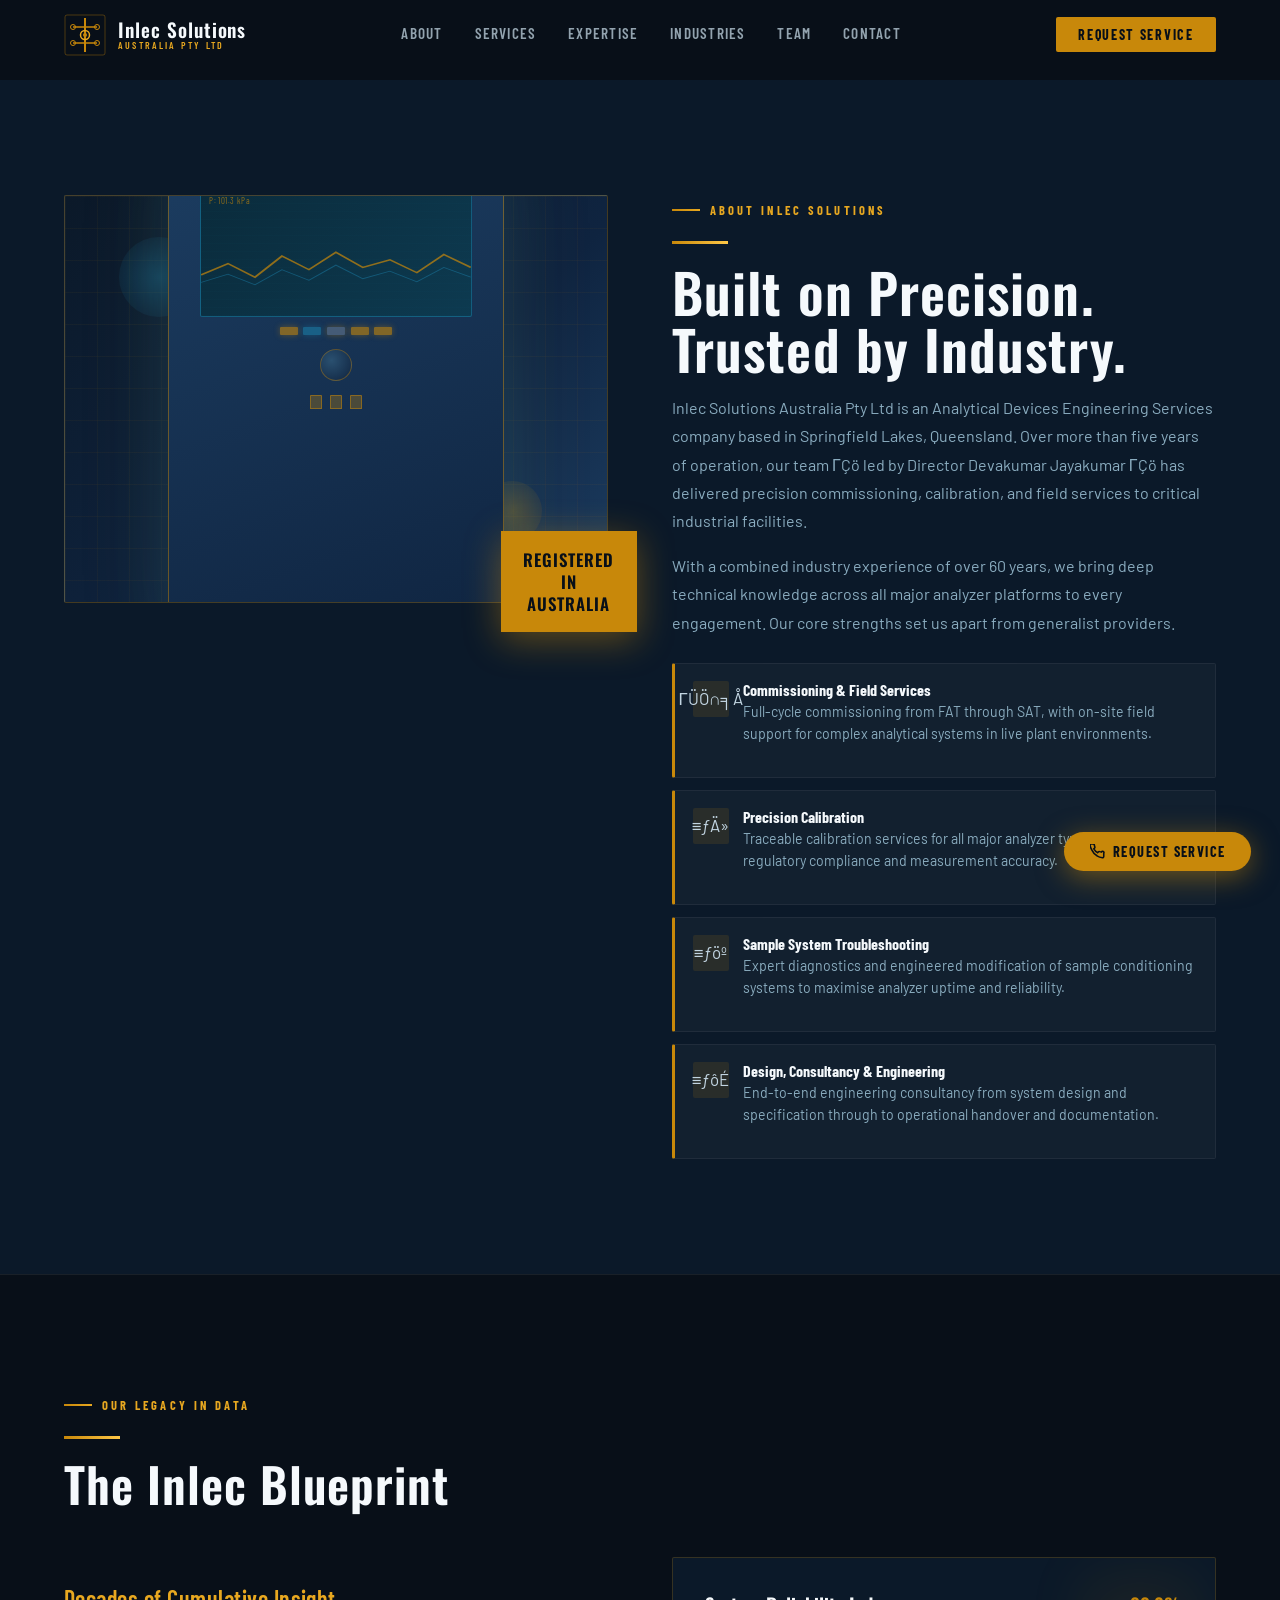
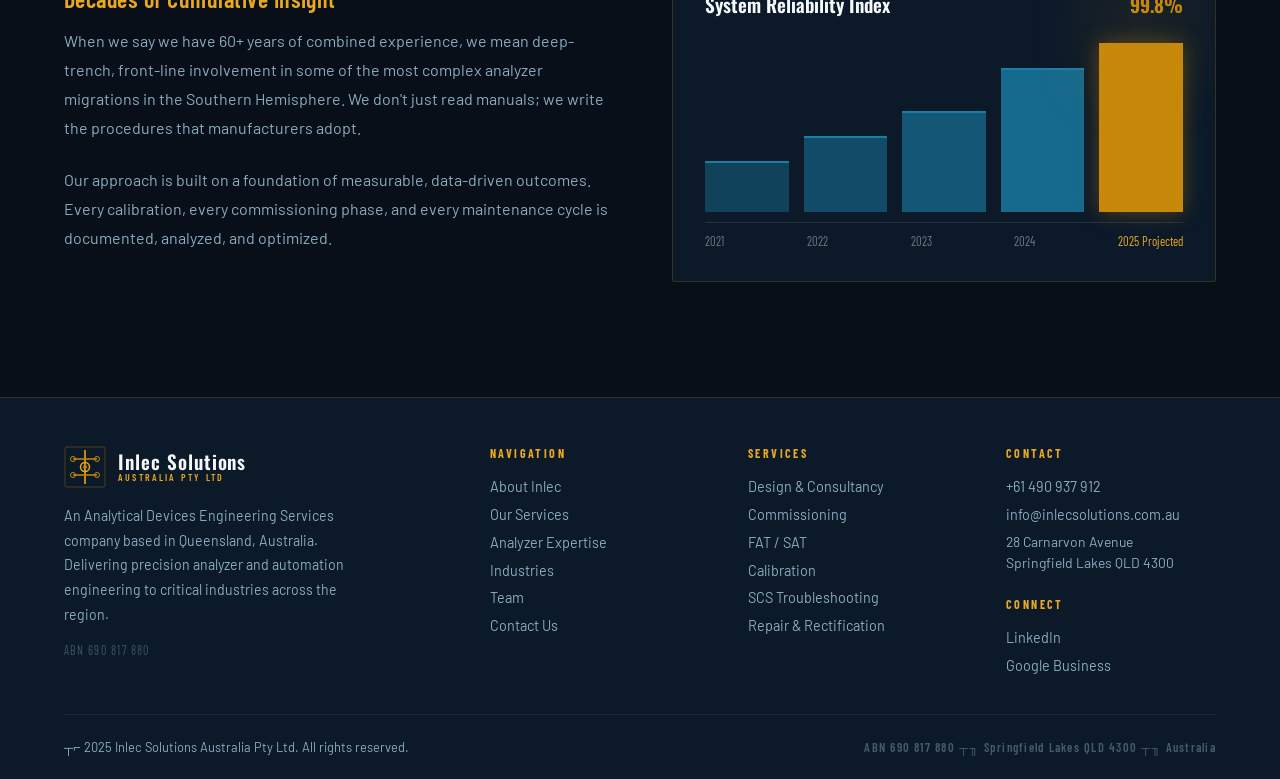
<file: docs/about.html>
﻿<!DOCTYPE html>
<html lang="en">
<head>
<meta charset="UTF-8">
<meta name="viewport" content="width=device-width, initial-scale=1.0">
<title>Inlec Solutions Australia | Analytical & Automation Engineering</title>
<meta name="description" content="Inlec Solutions Australia Pty Ltd ΓÇô Analytical Devices Engineering Services in Queensland, Australia. 60+ years combined experience. ABN 690 817 880.">
<meta property="og:title" content="Inlec Solutions Australia | Analytical & Automation Engineering">
<meta property="og:description" content="Precision analytical device engineering services for petrochemical, refinery, LNG, and power industries.">
<link rel="preconnect" href="https://fonts.googleapis.com">
<link href="https://fonts.googleapis.com/css2?family=Oswald:wght@300;400;500;600;700&family=Barlow:wght@300;400;500;600&family=Barlow+Condensed:wght@400;600;700&display=swap" rel="stylesheet">

<link rel="stylesheet" href="styles.css">

</head>
<body>

<!-- ΓòÉΓòÉ NAV ΓòÉΓòÉ -->
<nav id="nav">
  <a href="index.html" class="logo-wrap">
    <!-- Logo mark: stylised "I" circuit-board -->
    <svg class="logo-icon" viewBox="0 0 42 42" fill="none" xmlns="http://www.w3.org/2000/svg">
      <rect x="1" y="1" width="40" height="40" rx="2" fill="none" stroke="rgba(200,136,10,.35)" stroke-width="1"/>
      <line x1="21" y1="4" x2="21" y2="38" stroke="#c8880a" stroke-width="2"/>
      <line x1="9" y1="13" x2="33" y2="13" stroke="#c8880a" stroke-width="1.5"/>
      <line x1="9" y1="29" x2="33" y2="29" stroke="#c8880a" stroke-width="1.5"/>
      <circle cx="21" cy="21" r="4.5" fill="none" stroke="#e8a820" stroke-width="1.5"/>
      <circle cx="21" cy="21" r="2" fill="#c8880a"/>
      <circle cx="9" cy="13" r="2.5" fill="none" stroke="#c8880a" stroke-width="1"/>
      <circle cx="33" cy="13" r="2.5" fill="none" stroke="#c8880a" stroke-width="1"/>
      <circle cx="9" cy="29" r="2.5" fill="none" stroke="#c8880a" stroke-width="1"/>
      <circle cx="33" cy="29" r="2.5" fill="none" stroke="#c8880a" stroke-width="1"/>
    </svg>
    <div class="logo-text-block">
      <span class="logo-main">Inlec Solutions</span>
      <span class="logo-sub">Australia Pty Ltd</span>
    </div>
  </a>
  <div class="nav-links">
    <a href="about.html">About</a>
    <a href="services.html">Services</a>
    <a href="expertise.html">Expertise</a>
    <a href="industries.html">Industries</a>
    <a href="team.html">Team</a>
    <a href="contact.html">Contact</a>
  </div>
  <a href="contact.html" class="nav-btn">Request Service</a>
  <div class="burger" id="burger" onclick="toggleMenu()">
    <span></span><span></span><span></span>
  </div>
</nav>

<!-- ΓòÉΓòÉ MOBILE MENU ΓòÉΓòÉ -->
<div id="mob-menu">
  <a href="about.html"      onclick="closeMenu()">About</a>
  <a href="services.html"   onclick="closeMenu()">Services</a>
  <a href="expertise.html"  onclick="closeMenu()">Expertise</a>
  <a href="industries.html" onclick="closeMenu()">Industries</a>
  <a href="team.html"       onclick="closeMenu()">Team</a>
  <a href="contact.html"    onclick="closeMenu()">Contact</a>
</div>

<!-- ΓòÉΓòÉ HERO ΓòÉΓòÉ -->

<div style="padding-top: 80px;"></div>
<section id="about" class="section">
  <div class="wrap">
    <div class="about-grid">
      <!-- CSS Analyzer Illustration -->
      <div class="rl">
        <div class="about-visual">
          <div class="analyzer-art">
            <div class="az-grid"></div>
            <div class="az-glow1"></div>
            <div class="az-glow2"></div>
            <div class="az-body">
              <div class="az-screen">
                <div class="az-wave">
                  <svg viewBox="0 0 200 60" preserveAspectRatio="none">
                    <polyline points="0,45 20,30 40,48 60,20 80,38 100,15 120,35 140,25 160,42 180,18 200,35" fill="none" stroke="rgba(200,136,10,0.7)" stroke-width="1.8"/>
                    <polyline points="0,55 20,44 40,58 60,38 80,52 100,32 120,50 140,40 160,54 180,35 200,48" fill="none" stroke="rgba(26,127,168,0.5)" stroke-width="1"/>
                  </svg>
                </div>
                <div style="position:absolute;top:.4rem;left:.5rem;font-family:'Barlow Condensed',monospace;font-size:.55rem;color:rgba(200,136,10,.7);letter-spacing:.05em">
                  STATUS: MEASURING<br>OΓéé: 20.48% &nbsp; T: 21.3┬░C<br>P: 101.3 kPa
                </div>
              </div>
              <div class="az-btn-row">
                <div class="az-btn"></div>
                <div class="az-btn"></div>
                <div class="az-btn"></div>
                <div class="az-btn"></div>
                <div class="az-btn"></div>
              </div>
              <div class="az-knob"></div>
              <div class="az-ports">
                <div class="az-port"></div>
                <div class="az-port"></div>
                <div class="az-port"></div>
              </div>
            </div>
          </div>
          <div class="about-badge">
            REGISTERED<br>IN<br>AUSTRALIA
          </div>
        </div>
      </div>

      <!-- Copy -->
      <div class="rr about-copy">
        <div class="eyebrow">About Inlec Solutions</div>
        <span class="rule"></span>
        <h2>Built on Precision.<br>Trusted by Industry.</h2>
        <p style="margin-top:1rem">
          Inlec Solutions Australia Pty Ltd is an Analytical Devices Engineering Services company based in Springfield Lakes, Queensland. Over more than five years of operation, our team ΓÇö led by Director Devakumar Jayakumar ΓÇö has delivered precision commissioning, calibration, and field services to critical industrial facilities.
        </p>
        <p>
          With a combined industry experience of over 60 years, we bring deep technical knowledge across all major analyzer platforms to every engagement. Our core strengths set us apart from generalist providers.
        </p>
        <div class="strength-list">
          <div class="s-item">
            <div class="s-ico">ΓÜÖ∩╕Å</div>
            <div class="s-text">
              <h4>Commissioning & Field Services</h4>
              <p>Full-cycle commissioning from FAT through SAT, with on-site field support for complex analytical systems in live plant environments.</p>
            </div>
          </div>
          <div class="s-item">
            <div class="s-ico">≡ƒÄ»</div>
            <div class="s-text">
              <h4>Precision Calibration</h4>
              <p>Traceable calibration services for all major analyzer types, ensuring regulatory compliance and measurement accuracy.</p>
            </div>
          </div>
          <div class="s-item">
            <div class="s-ico">≡ƒöº</div>
            <div class="s-text">
              <h4>Sample System Troubleshooting</h4>
              <p>Expert diagnostics and engineered modification of sample conditioning systems to maximise analyzer uptime and reliability.</p>
            </div>
          </div>
          <div class="s-item">
            <div class="s-ico">≡ƒôÉ</div>
            <div class="s-text">
              <h4>Design, Consultancy & Engineering</h4>
              <p>End-to-end engineering consultancy from system design and specification through to operational handover and documentation.</p>
            </div>
          </div>
        </div>
      </div>
    </div>
  </div>
</section>

<!-- INFOGRAPHIC SECTION -->
<section class="section" style="background:var(--ink);border-top:1px solid var(--border2)">
  <div class="wrap">
    <div class="eyebrow">Our Legacy in Data</div>
    <span class="rule"></span>
    <h2 style="font-size:clamp(2rem,4vw,3rem);color:var(--white);margin-bottom:3rem">The Inlec Blueprint</h2>
    
    <div style="display:grid;grid-template-columns:1fr 1fr;gap:4rem;align-items:center;">
      <div>
        <h3 style="font-family:'Barlow Condensed';font-size:1.5rem;color:var(--gold2);margin-bottom:1rem">Decades of Cumulative Insight</h3>
        <p style="color:var(--fog);line-height:1.8;margin-bottom:1.5rem">When we say we have 60+ years of combined experience, we mean deep-trench, front-line involvement in some of the most complex analyzer migrations in the Southern Hemisphere. We don't just read manuals; we write the procedures that manufacturers adopt.</p>
        <p style="color:var(--fog);line-height:1.8">Our approach is built on a foundation of measurable, data-driven outcomes. Every calibration, every commissioning phase, and every maintenance cycle is documented, analyzed, and optimized.</p>
      </div>
      
      <!-- CSS Infographic -->
      <div style="background:var(--deep);border:1px solid var(--border);padding:2rem;border-radius:2px;position:relative;overflow:hidden">
        <div style="position:absolute;top:0;right:0;width:150px;height:150px;background:radial-gradient(circle,rgba(200,136,10,0.1),transparent);filter:blur(20px)"></div>
        <h4 style="font-family:'Oswald';color:var(--white);font-size:1.2rem;margin-bottom:1.5rem;display:flex;justify-content:space-between"><span>System Reliability Index</span><span style="color:var(--gold)">99.8%</span></h4>
        
        <div style="display:flex;align-items:flex-end;gap:15px;height:180px;border-bottom:1px solid rgba(255,255,255,0.1);padding-bottom:10px;margin-bottom:10px">
          <!-- Bars -->
          <div style="flex:1;background:rgba(26,127,168,0.4);height:30%;border-top:2px solid var(--sky)"></div>
          <div style="flex:1;background:rgba(26,127,168,0.5);height:45%;border-top:2px solid var(--sky)"></div>
          <div style="flex:1;background:rgba(26,127,168,0.6);height:60%;border-top:2px solid var(--sky)"></div>
          <div style="flex:1;background:rgba(26,127,168,0.8);height:85%;border-top:2px solid var(--sky)"></div>
          <div style="flex:1;background:var(--gold);height:100%;box-shadow:0 0 20px rgba(200,136,10,0.4)"></div>
        </div>
        
        <div style="display:flex;justify-content:space-between;color:rgba(255,255,255,0.4);font-family:'Barlow Condensed';font-size:0.8rem">
          <span>2021</span><span>2022</span><span>2023</span><span>2024</span><span style="color:var(--gold2)">2025 Projected</span>
        </div>
      </div>
    </div>
  </div>
</section>

<footer>
  <div class="footer-wrap">
    <div class="footer-top">
      <div class="footer-brand">
        <div class="logo-wrap">
          <svg class="logo-icon" viewBox="0 0 42 42" fill="none" xmlns="http://www.w3.org/2000/svg">
            <rect x="1" y="1" width="40" height="40" rx="2" fill="none" stroke="rgba(200,136,10,.35)" stroke-width="1"/>
            <line x1="21" y1="4" x2="21" y2="38" stroke="#c8880a" stroke-width="2"/>
            <line x1="9" y1="13" x2="33" y2="13" stroke="#c8880a" stroke-width="1.5"/>
            <line x1="9" y1="29" x2="33" y2="29" stroke="#c8880a" stroke-width="1.5"/>
            <circle cx="21" cy="21" r="4.5" fill="none" stroke="#e8a820" stroke-width="1.5"/>
            <circle cx="21" cy="21" r="2" fill="#c8880a"/>
            <circle cx="9" cy="13" r="2.5" fill="none" stroke="#c8880a" stroke-width="1"/>
            <circle cx="33" cy="13" r="2.5" fill="none" stroke="#c8880a" stroke-width="1"/>
            <circle cx="9" cy="29" r="2.5" fill="none" stroke="#c8880a" stroke-width="1"/>
            <circle cx="33" cy="29" r="2.5" fill="none" stroke="#c8880a" stroke-width="1"/>
          </svg>
          <div class="logo-text-block">
            <span class="logo-main">Inlec Solutions</span>
            <span class="logo-sub">Australia Pty Ltd</span>
          </div>
        </div>
        <p>An Analytical Devices Engineering Services company based in Queensland, Australia. Delivering precision analyzer and automation engineering to critical industries across the region.</p>
        <p style="margin-top:.8rem;font-family:'Barlow Condensed',sans-serif;font-size:.76rem;letter-spacing:.12em;color:rgba(138,172,191,.4)">ABN 690 817 880</p>
      </div>
      <div class="footer-col">
        <h5>Navigation</h5>
        <ul>
          <li><a href="about.html">About Inlec</a></li>
          <li><a href="services.html">Our Services</a></li>
          <li><a href="expertise.html">Analyzer Expertise</a></li>
          <li><a href="industries.html">Industries</a></li>
          <li><a href="team.html">Team</a></li>
          <li><a href="contact.html">Contact Us</a></li>
        </ul>
      </div>
      <div class="footer-col">
        <h5>Services</h5>
        <ul>
          <li><a href="services.html">Design &amp; Consultancy</a></li>
          <li><a href="services.html">Commissioning</a></li>
          <li><a href="services.html">FAT / SAT</a></li>
          <li><a href="services.html">Calibration</a></li>
          <li><a href="services.html">SCS Troubleshooting</a></li>
          <li><a href="services.html">Repair &amp; Rectification</a></li>
        </ul>
      </div>
      <div class="footer-col">
        <h5>Contact</h5>
        <ul>
          <li><a href="tel:+61490937912">+61 490 937 912</a></li>
          <li><a href="mailto:info@inlecsolutions.com.au">info@inlecsolutions.com.au</a></li>
          <li style="color:var(--fog);font-size:.87rem;line-height:1.5">28 Carnarvon Avenue<br>Springfield Lakes QLD 4300</li>
        </ul>
        <h5 style="margin-top:1.5rem">Connect</h5>
        <ul>
          <li><a href="#" target="_blank">LinkedIn</a></li>
          <li><a href="#" target="_blank">Google Business</a></li>
        </ul>
      </div>
    </div>
    <div class="footer-bottom">
      <span>┬⌐ 2025 Inlec Solutions Australia Pty Ltd. All rights reserved.</span>
      <span class="footer-abn">ABN 690 817 880 ┬╖ Springfield Lakes QLD 4300 ┬╖ Australia</span>
    </div>
  </div>
</footer>

<!-- ΓòÉΓòÉ FLOATING CTA ΓòÉΓòÉ -->
<a href="contact.html" class="float-btn" id="floatBtn">
  <svg width="15" height="15" viewBox="0 0 24 24" fill="none" stroke="currentColor" stroke-width="2.5"><path d="M22 16.92v3a2 2 0 01-2.18 2 19.79 19.79 0 01-8.63-3.07A19.5 19.5 0 013.07 9.81 19.79 19.79 0 01.02 1.18 2 2 0 012 0h3a2 2 0 012 1.72c.127.96.361 1.903.7 2.81a2 2 0 01-.45 2.11L6.09 7.91a16 16 0 006 6l1.27-1.27a2 2 0 012.11-.45c.907.339 1.85.573 2.81.7A2 2 0 0122 14.92z"/></svg>
  Request Service
</a>

<script src="script.js"></script>

</body>
</html>
</file>
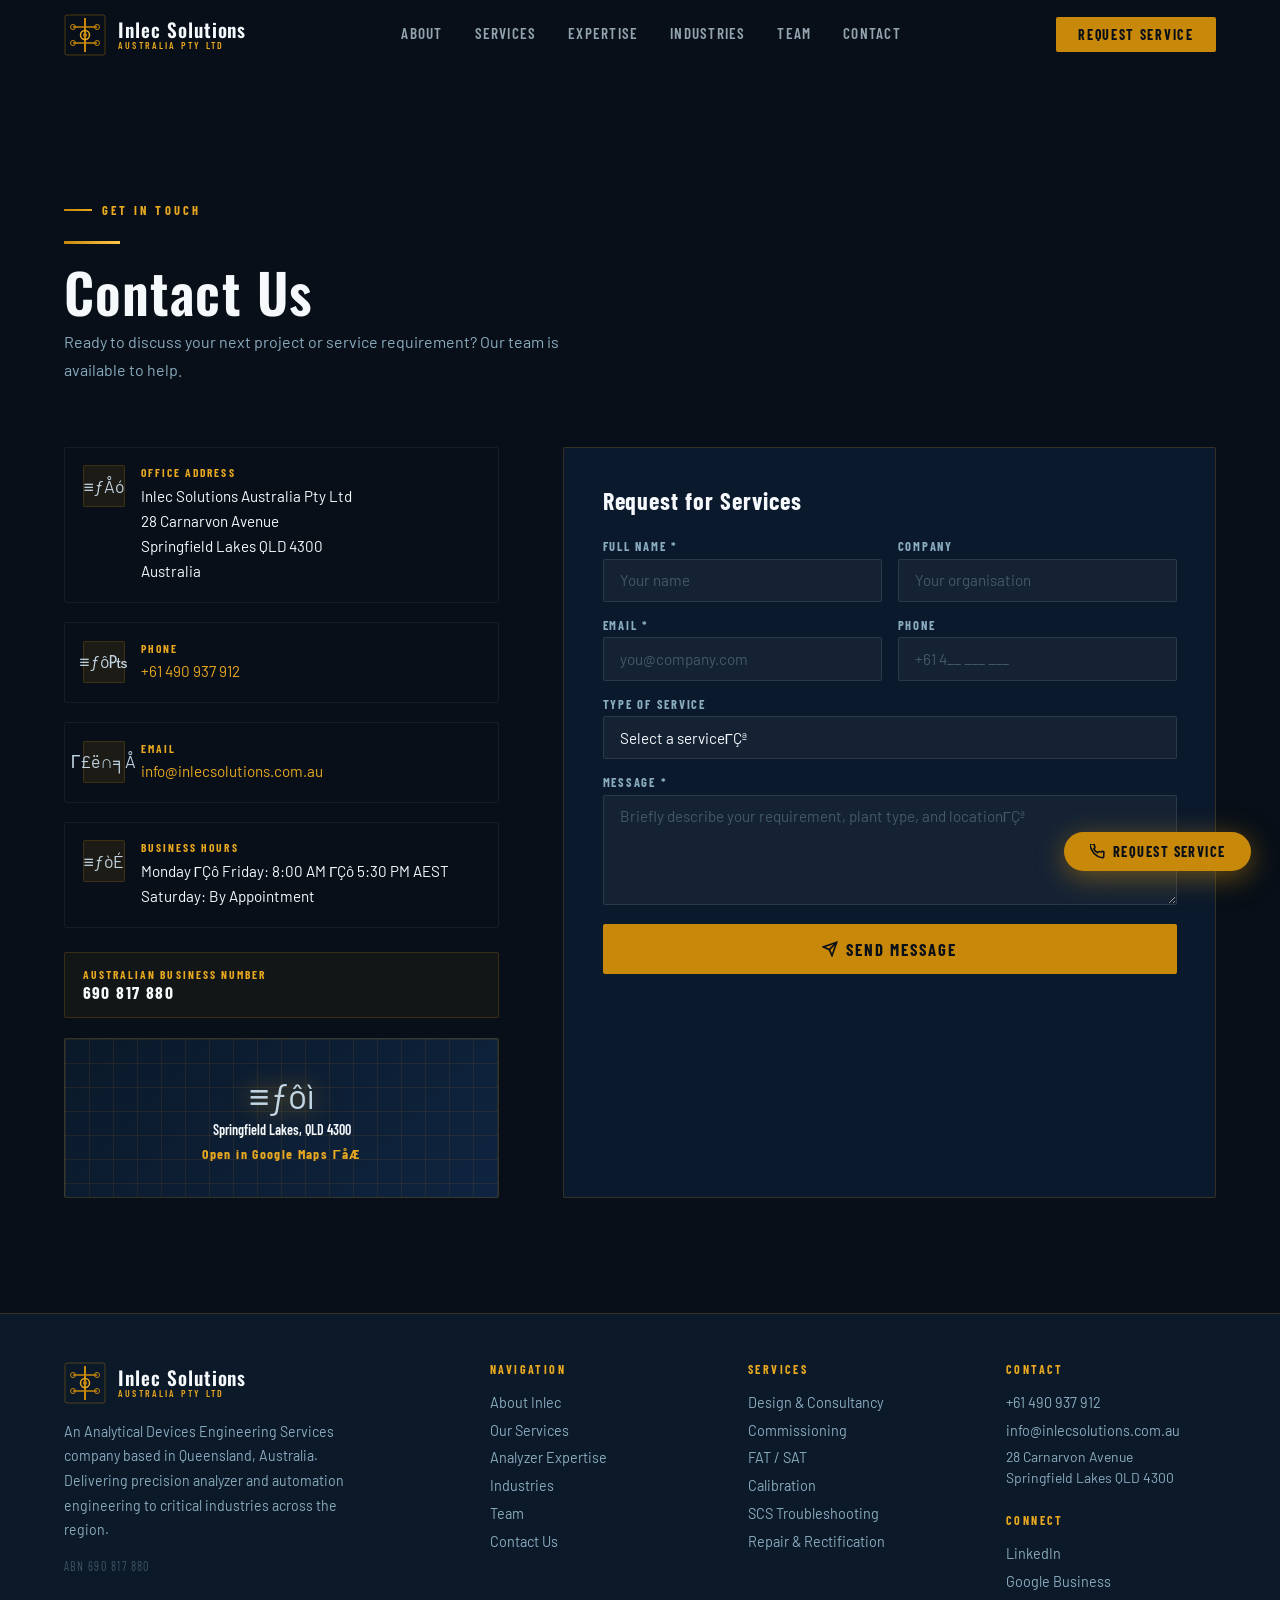
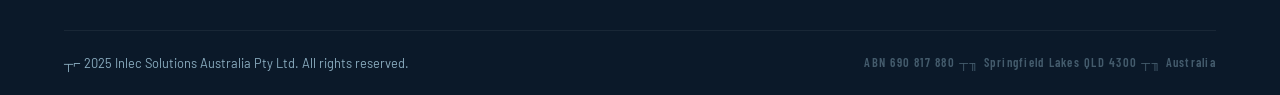
<file: docs/contact.html>
﻿<!DOCTYPE html>
<html lang="en">
<head>
<meta charset="UTF-8">
<meta name="viewport" content="width=device-width, initial-scale=1.0">
<title>Inlec Solutions Australia | Analytical & Automation Engineering</title>
<meta name="description" content="Inlec Solutions Australia Pty Ltd ΓÇô Analytical Devices Engineering Services in Queensland, Australia. 60+ years combined experience. ABN 690 817 880.">
<meta property="og:title" content="Inlec Solutions Australia | Analytical & Automation Engineering">
<meta property="og:description" content="Precision analytical device engineering services for petrochemical, refinery, LNG, and power industries.">
<link rel="preconnect" href="https://fonts.googleapis.com">
<link href="https://fonts.googleapis.com/css2?family=Oswald:wght@300;400;500;600;700&family=Barlow:wght@300;400;500;600&family=Barlow+Condensed:wght@400;600;700&display=swap" rel="stylesheet">

<link rel="stylesheet" href="styles.css">

</head>
<body>

<!-- ΓòÉΓòÉ NAV ΓòÉΓòÉ -->
<nav id="nav">
  <a href="index.html" class="logo-wrap">
    <!-- Logo mark: stylised "I" circuit-board -->
    <svg class="logo-icon" viewBox="0 0 42 42" fill="none" xmlns="http://www.w3.org/2000/svg">
      <rect x="1" y="1" width="40" height="40" rx="2" fill="none" stroke="rgba(200,136,10,.35)" stroke-width="1"/>
      <line x1="21" y1="4" x2="21" y2="38" stroke="#c8880a" stroke-width="2"/>
      <line x1="9" y1="13" x2="33" y2="13" stroke="#c8880a" stroke-width="1.5"/>
      <line x1="9" y1="29" x2="33" y2="29" stroke="#c8880a" stroke-width="1.5"/>
      <circle cx="21" cy="21" r="4.5" fill="none" stroke="#e8a820" stroke-width="1.5"/>
      <circle cx="21" cy="21" r="2" fill="#c8880a"/>
      <circle cx="9" cy="13" r="2.5" fill="none" stroke="#c8880a" stroke-width="1"/>
      <circle cx="33" cy="13" r="2.5" fill="none" stroke="#c8880a" stroke-width="1"/>
      <circle cx="9" cy="29" r="2.5" fill="none" stroke="#c8880a" stroke-width="1"/>
      <circle cx="33" cy="29" r="2.5" fill="none" stroke="#c8880a" stroke-width="1"/>
    </svg>
    <div class="logo-text-block">
      <span class="logo-main">Inlec Solutions</span>
      <span class="logo-sub">Australia Pty Ltd</span>
    </div>
  </a>
  <div class="nav-links">
    <a href="about.html">About</a>
    <a href="services.html">Services</a>
    <a href="expertise.html">Expertise</a>
    <a href="industries.html">Industries</a>
    <a href="team.html">Team</a>
    <a href="contact.html">Contact</a>
  </div>
  <a href="contact.html" class="nav-btn">Request Service</a>
  <div class="burger" id="burger" onclick="toggleMenu()">
    <span></span><span></span><span></span>
  </div>
</nav>

<!-- ΓòÉΓòÉ MOBILE MENU ΓòÉΓòÉ -->
<div id="mob-menu">
  <a href="about.html"      onclick="closeMenu()">About</a>
  <a href="services.html"   onclick="closeMenu()">Services</a>
  <a href="expertise.html"  onclick="closeMenu()">Expertise</a>
  <a href="industries.html" onclick="closeMenu()">Industries</a>
  <a href="team.html"       onclick="closeMenu()">Team</a>
  <a href="contact.html"    onclick="closeMenu()">Contact</a>
</div>

<!-- ΓòÉΓòÉ HERO ΓòÉΓòÉ -->

<div style="padding-top: 80px;"></div>
<section id="contact" class="section">
  <div class="wrap">
    <div class="sec-head r">
      <div class="eyebrow">Get In Touch</div>
      <span class="rule"></span>
      <h2 style="font-size:clamp(2rem,4.5vw,3.4rem);color:var(--white)">Contact Us</h2>
      <p style="max-width:500px;color:var(--fog);line-height:1.7;margin-top:.5rem">
        Ready to discuss your next project or service requirement? Our team is available to help.
      </p>
    </div>
    <div class="contact-layout">
      <!-- Info -->
      <div class="c-info rl">
        <div class="c-block">
          <div class="c-ico">≡ƒÅó</div>
          <div>
            <div class="c-label">Office Address</div>
            <div class="c-val">
              Inlec Solutions Australia Pty Ltd<br>
              28 Carnarvon Avenue<br>
              Springfield Lakes QLD 4300<br>
              Australia
            </div>
          </div>
        </div>
        <div class="c-block">
          <div class="c-ico">≡ƒô₧</div>
          <div>
            <div class="c-label">Phone</div>
            <div class="c-val">
              <a href="tel:+61490937912">+61 490 937 912</a>
            </div>
          </div>
        </div>
        <div class="c-block">
          <div class="c-ico">Γ£ë∩╕Å</div>
          <div>
            <div class="c-label">Email</div>
            <div class="c-val">
              <a href="mailto:info@inlecsolutions.com.au">info@inlecsolutions.com.au</a>
            </div>
          </div>
        </div>
        <div class="c-block">
          <div class="c-ico">≡ƒòÉ</div>
          <div>
            <div class="c-label">Business Hours</div>
            <div class="c-val">Monday ΓÇô Friday: 8:00 AM ΓÇô 5:30 PM AEST<br>Saturday: By Appointment</div>
          </div>
        </div>
        <!-- ABN strip -->
        <div class="abn-strip">
          <div>
            <div class="abn-label">Australian Business Number</div>
            <div class="abn-val">690&thinsp;817&thinsp;880</div>
          </div>
        </div>
        <!-- Map placeholder -->
        <div class="map-placeholder">
          <div class="map-grid"></div>
          <div class="map-pin">
            <div class="map-pin-icon">≡ƒôì</div>
            <div style="font-family:'Barlow Condensed',sans-serif;font-size:.88rem;font-weight:600;color:var(--white);margin-top:.3rem">Springfield Lakes, QLD 4300</div>
            <a href="https://maps.google.com/?q=28+Carnarvon+Avenue+Springfield+Lakes+QLD+4300" target="_blank" rel="noopener">Open in Google Maps ΓåÆ</a>
          </div>
        </div>
      </div>

      <!-- Form -->
      <div class="c-form-wrap rr">
        <div class="c-form-title">Request for Services</div>
        <div id="contact-form">
          <div class="form-row">
            <div class="field">
              <label for="f-name">Full Name *</label>
              <input type="text" id="f-name" placeholder="Your name" required>
            </div>
            <div class="field">
              <label for="f-company">Company</label>
              <input type="text" id="f-company" placeholder="Your organisation">
            </div>
          </div>
          <div class="form-row">
            <div class="field">
              <label for="f-email">Email *</label>
              <input type="email" id="f-email" placeholder="you@company.com" required>
            </div>
            <div class="field">
              <label for="f-phone">Phone</label>
              <input type="tel" id="f-phone" placeholder="+61 4__ ___ ___">
            </div>
          </div>
          <div class="form-row one">
            <div class="field">
              <label for="f-service">Type of Service</label>
              <select id="f-service">
                <option value="">Select a serviceΓÇª</option>
                <option>Design, Consultancy &amp; Engineering</option>
                <option>Commissioning</option>
                <option>Factory Acceptance Testing (FAT)</option>
                <option>Site Acceptance Testing (SAT)</option>
                <option>Calibration Services</option>
                <option>SCS Troubleshooting &amp; Modification</option>
                <option>Repair &amp; Rectification</option>
                <option>General Enquiry</option>
              </select>
            </div>
          </div>
          <div class="form-row one">
            <div class="field">
              <label for="f-msg">Message *</label>
              <textarea id="f-msg" placeholder="Briefly describe your requirement, plant type, and locationΓÇª" required></textarea>
            </div>
          </div>
          <!-- honeypot -->
          <input type="text" id="hp" style="display:none" tabindex="-1" autocomplete="off">
          <button class="f-submit" onclick="sendForm(event)">
            <svg width="16" height="16" viewBox="0 0 24 24" fill="none" stroke="currentColor" stroke-width="2.5"><line x1="22" y1="2" x2="11" y2="13"/><polygon points="22 2 15 22 11 13 2 9 22 2"/></svg>
            Send Message
          </button>
        </div>
        <div class="f-ok" id="f-ok">
          Γ£à &nbsp;Thank you! Your enquiry has been received.<br>We'll be in touch within one business day.
        </div>
      </div>
    </div>
  </div>
</section>
<footer>
  <div class="footer-wrap">
    <div class="footer-top">
      <div class="footer-brand">
        <div class="logo-wrap">
          <svg class="logo-icon" viewBox="0 0 42 42" fill="none" xmlns="http://www.w3.org/2000/svg">
            <rect x="1" y="1" width="40" height="40" rx="2" fill="none" stroke="rgba(200,136,10,.35)" stroke-width="1"/>
            <line x1="21" y1="4" x2="21" y2="38" stroke="#c8880a" stroke-width="2"/>
            <line x1="9" y1="13" x2="33" y2="13" stroke="#c8880a" stroke-width="1.5"/>
            <line x1="9" y1="29" x2="33" y2="29" stroke="#c8880a" stroke-width="1.5"/>
            <circle cx="21" cy="21" r="4.5" fill="none" stroke="#e8a820" stroke-width="1.5"/>
            <circle cx="21" cy="21" r="2" fill="#c8880a"/>
            <circle cx="9" cy="13" r="2.5" fill="none" stroke="#c8880a" stroke-width="1"/>
            <circle cx="33" cy="13" r="2.5" fill="none" stroke="#c8880a" stroke-width="1"/>
            <circle cx="9" cy="29" r="2.5" fill="none" stroke="#c8880a" stroke-width="1"/>
            <circle cx="33" cy="29" r="2.5" fill="none" stroke="#c8880a" stroke-width="1"/>
          </svg>
          <div class="logo-text-block">
            <span class="logo-main">Inlec Solutions</span>
            <span class="logo-sub">Australia Pty Ltd</span>
          </div>
        </div>
        <p>An Analytical Devices Engineering Services company based in Queensland, Australia. Delivering precision analyzer and automation engineering to critical industries across the region.</p>
        <p style="margin-top:.8rem;font-family:'Barlow Condensed',sans-serif;font-size:.76rem;letter-spacing:.12em;color:rgba(138,172,191,.4)">ABN 690 817 880</p>
      </div>
      <div class="footer-col">
        <h5>Navigation</h5>
        <ul>
          <li><a href="about.html">About Inlec</a></li>
          <li><a href="services.html">Our Services</a></li>
          <li><a href="expertise.html">Analyzer Expertise</a></li>
          <li><a href="industries.html">Industries</a></li>
          <li><a href="team.html">Team</a></li>
          <li><a href="contact.html">Contact Us</a></li>
        </ul>
      </div>
      <div class="footer-col">
        <h5>Services</h5>
        <ul>
          <li><a href="services.html">Design &amp; Consultancy</a></li>
          <li><a href="services.html">Commissioning</a></li>
          <li><a href="services.html">FAT / SAT</a></li>
          <li><a href="services.html">Calibration</a></li>
          <li><a href="services.html">SCS Troubleshooting</a></li>
          <li><a href="services.html">Repair &amp; Rectification</a></li>
        </ul>
      </div>
      <div class="footer-col">
        <h5>Contact</h5>
        <ul>
          <li><a href="tel:+61490937912">+61 490 937 912</a></li>
          <li><a href="mailto:info@inlecsolutions.com.au">info@inlecsolutions.com.au</a></li>
          <li style="color:var(--fog);font-size:.87rem;line-height:1.5">28 Carnarvon Avenue<br>Springfield Lakes QLD 4300</li>
        </ul>
        <h5 style="margin-top:1.5rem">Connect</h5>
        <ul>
          <li><a href="#" target="_blank">LinkedIn</a></li>
          <li><a href="#" target="_blank">Google Business</a></li>
        </ul>
      </div>
    </div>
    <div class="footer-bottom">
      <span>┬⌐ 2025 Inlec Solutions Australia Pty Ltd. All rights reserved.</span>
      <span class="footer-abn">ABN 690 817 880 ┬╖ Springfield Lakes QLD 4300 ┬╖ Australia</span>
    </div>
  </div>
</footer>

<!-- ΓòÉΓòÉ FLOATING CTA ΓòÉΓòÉ -->
<a href="contact.html" class="float-btn" id="floatBtn">
  <svg width="15" height="15" viewBox="0 0 24 24" fill="none" stroke="currentColor" stroke-width="2.5"><path d="M22 16.92v3a2 2 0 01-2.18 2 19.79 19.79 0 01-8.63-3.07A19.5 19.5 0 013.07 9.81 19.79 19.79 0 01.02 1.18 2 2 0 012 0h3a2 2 0 012 1.72c.127.96.361 1.903.7 2.81a2 2 0 01-.45 2.11L6.09 7.91a16 16 0 006 6l1.27-1.27a2 2 0 012.11-.45c.907.339 1.85.573 2.81.7A2 2 0 0122 14.92z"/></svg>
  Request Service
</a>

<script src="script.js"></script>

</body>
</html>
</file>
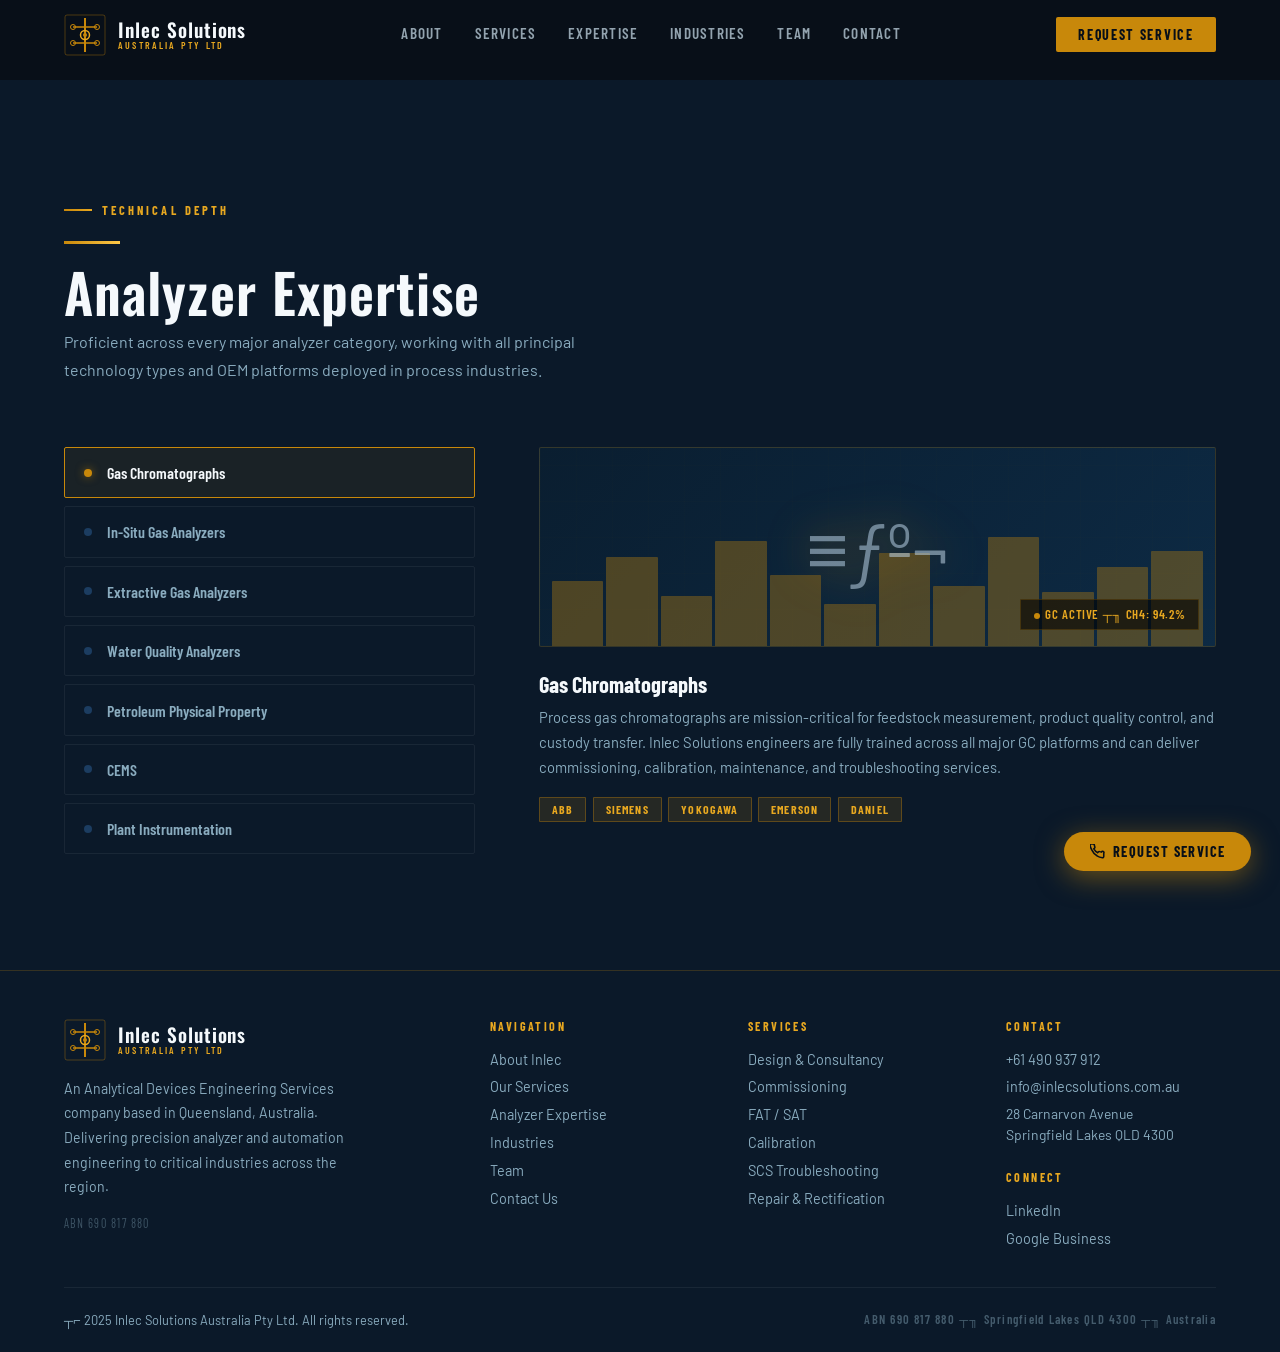
<file: docs/expertise.html>
﻿<!DOCTYPE html>
<html lang="en">
<head>
<meta charset="UTF-8">
<meta name="viewport" content="width=device-width, initial-scale=1.0">
<title>Inlec Solutions Australia | Analytical & Automation Engineering</title>
<meta name="description" content="Inlec Solutions Australia Pty Ltd ΓÇô Analytical Devices Engineering Services in Queensland, Australia. 60+ years combined experience. ABN 690 817 880.">
<meta property="og:title" content="Inlec Solutions Australia | Analytical & Automation Engineering">
<meta property="og:description" content="Precision analytical device engineering services for petrochemical, refinery, LNG, and power industries.">
<link rel="preconnect" href="https://fonts.googleapis.com">
<link href="https://fonts.googleapis.com/css2?family=Oswald:wght@300;400;500;600;700&family=Barlow:wght@300;400;500;600&family=Barlow+Condensed:wght@400;600;700&display=swap" rel="stylesheet">

<link rel="stylesheet" href="styles.css">

</head>
<body>

<!-- ΓòÉΓòÉ NAV ΓòÉΓòÉ -->
<nav id="nav">
  <a href="index.html" class="logo-wrap">
    <!-- Logo mark: stylised "I" circuit-board -->
    <svg class="logo-icon" viewBox="0 0 42 42" fill="none" xmlns="http://www.w3.org/2000/svg">
      <rect x="1" y="1" width="40" height="40" rx="2" fill="none" stroke="rgba(200,136,10,.35)" stroke-width="1"/>
      <line x1="21" y1="4" x2="21" y2="38" stroke="#c8880a" stroke-width="2"/>
      <line x1="9" y1="13" x2="33" y2="13" stroke="#c8880a" stroke-width="1.5"/>
      <line x1="9" y1="29" x2="33" y2="29" stroke="#c8880a" stroke-width="1.5"/>
      <circle cx="21" cy="21" r="4.5" fill="none" stroke="#e8a820" stroke-width="1.5"/>
      <circle cx="21" cy="21" r="2" fill="#c8880a"/>
      <circle cx="9" cy="13" r="2.5" fill="none" stroke="#c8880a" stroke-width="1"/>
      <circle cx="33" cy="13" r="2.5" fill="none" stroke="#c8880a" stroke-width="1"/>
      <circle cx="9" cy="29" r="2.5" fill="none" stroke="#c8880a" stroke-width="1"/>
      <circle cx="33" cy="29" r="2.5" fill="none" stroke="#c8880a" stroke-width="1"/>
    </svg>
    <div class="logo-text-block">
      <span class="logo-main">Inlec Solutions</span>
      <span class="logo-sub">Australia Pty Ltd</span>
    </div>
  </a>
  <div class="nav-links">
    <a href="about.html">About</a>
    <a href="services.html">Services</a>
    <a href="expertise.html">Expertise</a>
    <a href="industries.html">Industries</a>
    <a href="team.html">Team</a>
    <a href="contact.html">Contact</a>
  </div>
  <a href="contact.html" class="nav-btn">Request Service</a>
  <div class="burger" id="burger" onclick="toggleMenu()">
    <span></span><span></span><span></span>
  </div>
</nav>

<!-- ΓòÉΓòÉ MOBILE MENU ΓòÉΓòÉ -->
<div id="mob-menu">
  <a href="about.html"      onclick="closeMenu()">About</a>
  <a href="services.html"   onclick="closeMenu()">Services</a>
  <a href="expertise.html"  onclick="closeMenu()">Expertise</a>
  <a href="industries.html" onclick="closeMenu()">Industries</a>
  <a href="team.html"       onclick="closeMenu()">Team</a>
  <a href="contact.html"    onclick="closeMenu()">Contact</a>
</div>

<!-- ΓòÉΓòÉ HERO ΓòÉΓòÉ -->

<div style="padding-top: 80px;"></div>
<section id="expertise" class="section">
  <div class="wrap">
    <div class="sec-head r">
      <div class="eyebrow">Technical Depth</div>
      <span class="rule"></span>
      <h2 style="font-size:clamp(2rem,4.5vw,3.4rem);color:var(--white)">Analyzer Expertise</h2>
      <p style="max-width:580px;color:var(--fog);line-height:1.7;margin-top:.5rem">
        Proficient across every major analyzer category, working with all principal technology types and OEM platforms deployed in process industries.
      </p>
    </div>
    <div class="exp-layout">
      <!-- Tabs -->
      <div class="exp-tabs rl">
        <div class="exp-tab on" onclick="showExp(0,this)"><div class="exp-dot"></div><span class="exp-tab-name">Gas Chromatographs</span></div>
        <div class="exp-tab"   onclick="showExp(1,this)"><div class="exp-dot"></div><span class="exp-tab-name">In-Situ Gas Analyzers</span></div>
        <div class="exp-tab"   onclick="showExp(2,this)"><div class="exp-dot"></div><span class="exp-tab-name">Extractive Gas Analyzers</span></div>
        <div class="exp-tab"   onclick="showExp(3,this)"><div class="exp-dot"></div><span class="exp-tab-name">Water Quality Analyzers</span></div>
        <div class="exp-tab"   onclick="showExp(4,this)"><div class="exp-dot"></div><span class="exp-tab-name">Petroleum Physical Property</span></div>
        <div class="exp-tab"   onclick="showExp(5,this)"><div class="exp-dot"></div><span class="exp-tab-name">CEMS</span></div>
        <div class="exp-tab"   onclick="showExp(6,this)"><div class="exp-dot"></div><span class="exp-tab-name">Plant Instrumentation</span></div>
      </div>
      <!-- Detail panes -->
      <div class="exp-detail rr">
        <!-- 0: GC -->
        <div class="exp-pane on" id="ep0">
          <div class="exp-visual viz-gc">
            <div class="viz-circuit"></div>
            <div class="viz-bars">
              <div class="viz-bar" style="--h:55%"></div><div class="viz-bar" style="--h:75%"></div>
              <div class="viz-bar" style="--h:42%"></div><div class="viz-bar" style="--h:88%"></div>
              <div class="viz-bar" style="--h:60%"></div><div class="viz-bar" style="--h:35%"></div>
              <div class="viz-bar" style="--h:78%"></div><div class="viz-bar" style="--h:50%"></div>
              <div class="viz-bar" style="--h:92%"></div><div class="viz-bar" style="--h:45%"></div>
              <div class="viz-bar" style="--h:66%"></div><div class="viz-bar" style="--h:80%"></div>
            </div>
            <div class="viz-icon">≡ƒº¬</div>
            <div class="viz-readout"><span class="viz-dot"></span>GC ACTIVE ┬╖ CH4: 94.2%</div>
          </div>
          <div class="exp-pane-title">Gas Chromatographs</div>
          <p class="exp-pane-desc">Process gas chromatographs are mission-critical for feedstock measurement, product quality control, and custody transfer. Inlec Solutions engineers are fully trained across all major GC platforms and can deliver commissioning, calibration, maintenance, and troubleshooting services.</p>
          <div class="exp-tags">
            <span class="pill">ABB</span><span class="pill">Siemens</span>
            <span class="pill">Yokogawa</span><span class="pill">Emerson</span><span class="pill">Daniel</span>
          </div>
        </div>
        <!-- 1: In-situ -->
        <div class="exp-pane" id="ep1">
          <div class="exp-visual viz-insitu">
            <div class="viz-circuit"></div>
            <svg style="position:absolute;inset:0;width:100%;height:100%" viewBox="0 0 400 200" preserveAspectRatio="none">
              <path d="M0,100 Q50,60 100,100 Q150,140 200,100 Q250,60 300,100 Q350,140 400,100" fill="none" stroke="rgba(200,136,10,.55)" stroke-width="2"/>
              <path d="M0,120 Q50,80 100,120 Q150,160 200,120 Q250,80 300,120 Q350,160 400,120" fill="none" stroke="rgba(26,127,168,.35)" stroke-width="1.5"/>
            </svg>
            <div class="viz-icon">≡ƒîí∩╕Å</div>
            <div class="viz-readout"><span class="viz-dot"></span>OΓéé: 20.48% ┬╖ TDL MODE</div>
          </div>
          <div class="exp-pane-title">In-Situ Gas Analyzers</div>
          <p class="exp-pane-desc">In-situ analyzers measure directly within the process stream or stack, eliminating sample conditioning complexity. Inlec Solutions provides full-lifecycle support including installation, commissioning, and optical alignment for zirconia, TDL, and other in-situ instruments.</p>
          <div class="exp-tags">
            <span class="pill">Zirconia</span><span class="pill">Tuned Diode Laser</span>
            <span class="pill">IR</span><span class="pill">UV</span><span class="pill">Opacity</span>
          </div>
        </div>
        <!-- 2: Extractive -->
        <div class="exp-pane" id="ep2">
          <div class="exp-visual viz-extract">
            <div class="viz-circuit"></div>
            <div class="viz-icon">≡ƒÆ¿</div>
            <svg style="position:absolute;bottom:0;left:0;right:0;width:100%;height:50%" viewBox="0 0 400 100" preserveAspectRatio="none">
              <rect x="20" y="20" width="60" height="70" fill="rgba(200,136,10,.2)" stroke="rgba(200,136,10,.4)" stroke-width="1"/>
              <rect x="100" y="35" width="200" height="8" fill="rgba(200,136,10,.3)"/>
              <rect x="310" y="20" width="60" height="70" fill="rgba(200,136,10,.15)" stroke="rgba(200,136,10,.3)" stroke-width="1"/>
              <circle cx="50" cy="55" r="18" fill="none" stroke="rgba(26,127,168,.6)" stroke-width="1.5"/>
              <circle cx="50" cy="55" r="10" fill="rgba(26,127,168,.2)"/>
            </svg>
            <div class="viz-readout"><span class="viz-dot"></span>IR CELL ┬╖ COΓéé: 3.2%</div>
          </div>
          <div class="exp-pane-title">Extractive Gas Analyzers</div>
          <p class="exp-pane-desc">Extractive systems draw a representative sample from the process for conditioning and measurement. Inlec Solutions handles the full scope ΓÇö from sample probe selection to sample conditioning system design, analyzer commissioning, and ongoing calibration.</p>
          <div class="exp-tags">
            <span class="pill">IR</span><span class="pill">UV</span>
            <span class="pill">Paramagnetic</span><span class="pill">Electrochemical</span>
          </div>
        </div>
        <!-- 3: Water -->
        <div class="exp-pane" id="ep3">
          <div class="exp-visual viz-water">
            <div class="viz-circuit"></div>
            <div class="viz-icon">≡ƒÆº</div>
            <svg style="position:absolute;bottom:0;left:0;right:0;width:100%;height:40%" viewBox="0 0 400 80" preserveAspectRatio="none">
              <path d="M0,40 Q100,0 200,40 Q300,80 400,40 L400,80 L0,80 Z" fill="rgba(26,127,168,.25)"/>
              <path d="M0,55 Q100,20 200,55 Q300,90 400,55 L400,80 L0,80 Z" fill="rgba(26,127,168,.15)"/>
            </svg>
            <div class="viz-readout"><span class="viz-dot"></span>pH: 7.2 ┬╖ DO: 8.4 mg/L</div>
          </div>
          <div class="exp-pane-title">Water Quality Analyzers</div>
          <p class="exp-pane-desc">Water quality monitoring is essential in power generation, cooling water systems, and effluent management. Inlec Solutions provides commissioning and maintenance across the full range of electrochemical and optical water quality instruments.</p>
          <div class="exp-tags">
            <span class="pill">pH</span><span class="pill">Conductivity</span>
            <span class="pill">Dissolved Oxygen</span><span class="pill">Silica</span>
            <span class="pill">Sodium</span><span class="pill">Oil-in-Water</span>
          </div>
        </div>
        <!-- 4: Petroleum -->
        <div class="exp-pane" id="ep4">
          <div class="exp-visual viz-petro">
            <div class="viz-circuit"></div>
            <div class="viz-icon">≡ƒ¢ó∩╕Å</div>
            <svg style="position:absolute;inset:0;width:100%;height:100%" viewBox="0 0 400 200" preserveAspectRatio="none">
              <line x1="50" y1="180" x2="350" y2="180" stroke="rgba(200,136,10,.3)" stroke-width="1"/>
              <polyline points="50,160 100,120 150,145 200,80 250,110 300,65 350,90" fill="none" stroke="rgba(200,136,10,.6)" stroke-width="2"/>
              <circle cx="200" cy="80" r="4" fill="#c8880a"/>
              <circle cx="300" cy="65" r="4" fill="#c8880a"/>
            </svg>
            <div class="viz-readout"><span class="viz-dot"></span>RVP: 68.4 kPa ┬╖ LIVE</div>
          </div>
          <div class="exp-pane-title">Petroleum Physical Property Analyzers</div>
          <p class="exp-pane-desc">Physical property analyzers deliver real-time product quality data for blend optimisation and specification compliance. Our engineers have deep expertise in commissioning and maintaining these specialised instruments in refinery environments.</p>
          <div class="exp-tags">
            <span class="pill">Boiling Point</span><span class="pill">Flash Point</span>
            <span class="pill">Freeze Point</span><span class="pill">RVP</span>
          </div>
        </div>
        <!-- 5: CEMS -->
        <div class="exp-pane" id="ep5">
          <div class="exp-visual viz-cems">
            <div class="viz-circuit"></div>
            <div class="viz-icon">≡ƒÅ¡</div>
            <svg style="position:absolute;inset:0;width:100%;height:100%" viewBox="0 0 400 200" preserveAspectRatio="none">
              <rect x="160" y="50" width="80" height="150" fill="rgba(255,255,255,.06)" stroke="rgba(255,255,255,.12)" stroke-width="1"/>
              <ellipse cx="200" cy="50" rx="40" ry="15" fill="rgba(255,255,255,.08)"/>
              <path d="M185,30 Q190,10 195,20 Q200,0 205,15 Q210,5 215,25" fill="none" stroke="rgba(255,255,255,.25)" stroke-width="2"/>
              <line x1="200" y1="100" x2="280" y2="100" stroke="rgba(200,136,10,.5)" stroke-width="1.5" stroke-dasharray="4 4"/>
              <rect x="280" y="82" width="70" height="36" rx="2" fill="rgba(200,136,10,.1)" stroke="rgba(200,136,10,.4)" stroke-width="1"/>
              <text x="290" y="98" font-family="monospace" font-size="8" fill="rgba(200,136,10,.8)">NOx:45</text>
              <text x="290" y="110" font-family="monospace" font-size="8" fill="rgba(200,136,10,.8)">SO2:12</text>
            </svg>
            <div class="viz-readout"><span class="viz-dot"></span>CEMS ┬╖ NOΓéô: 45 mg/Nm┬│</div>
          </div>
          <div class="exp-pane-title">Continuous Emission Monitoring Systems</div>
          <p class="exp-pane-desc">CEMS are mandatory for environmental regulatory compliance at combustion sources. Inlec Solutions delivers CEMS commissioning, calibration using certified gas standards, QA/QC procedures, and ongoing maintenance contracts for Australian and international facilities.</p>
          <div class="exp-tags">
            <span class="pill">SICK</span><span class="pill">SOΓéé/NOΓéô</span>
            <span class="pill">CO/COΓéé</span><span class="pill">Opacity</span><span class="pill">Flow</span>
          </div>
        </div>
        <!-- 6: Plant Instrumentation -->
        <div class="exp-pane" id="ep6">
          <div class="exp-visual viz-plant">
            <div class="viz-circuit"></div>
            <div class="viz-icon">≡ƒöº</div>
            <svg style="position:absolute;inset:0;width:100%;height:100%" viewBox="0 0 400 200" preserveAspectRatio="none">
              <circle cx="100" cy="100" r="40" fill="none" stroke="rgba(200,136,10,.4)" stroke-width="1.5"/>
              <circle cx="100" cy="100" r="25" fill="rgba(200,136,10,.08)"/>
              <line x1="100" y1="60" x2="100" y2="140" stroke="rgba(200,136,10,.3)" stroke-width="1"/>
              <line x1="60" y1="100" x2="140" y2="100" stroke="rgba(200,136,10,.3)" stroke-width="1"/>
              <line x1="100" y1="75" x2="120" y2="100" stroke="rgba(200,136,10,.7)" stroke-width="2"/>
              <rect x="200" y="60" width="150" height="80" rx="2" fill="rgba(26,127,168,.1)" stroke="rgba(26,127,168,.4)" stroke-width="1"/>
              <text x="220" y="90" font-family="monospace" font-size="9" fill="rgba(26,127,168,.9)">FLOW: 248.3</text>
              <text x="220" y="105" font-family="monospace" font-size="9" fill="rgba(26,127,168,.9)">UNIT: m┬│/h</text>
              <text x="220" y="120" font-family="monospace" font-size="9" fill="rgba(26,127,168,.7)">STATUS: OK</text>
            </svg>
            <div class="viz-readout"><span class="viz-dot"></span>FLOW: 248.3 m┬│/h</div>
          </div>
          <div class="exp-pane-title">Plant & Process Instrumentation</div>
          <p class="exp-pane-desc">Beyond analyzers, Inlec Solutions supports broader plant instrumentation including flow, pressure, temperature, and level measurement devices ΓÇö providing installation, loop checking, and calibration across all major process instruments.</p>
          <div class="exp-tags">
            <span class="pill">Flow</span><span class="pill">Pressure</span>
            <span class="pill">Temperature</span><span class="pill">Level</span><span class="pill">Control Valves</span>
          </div>
        </div>
      </div>
    </div>
  </div>
</section>
<footer>
  <div class="footer-wrap">
    <div class="footer-top">
      <div class="footer-brand">
        <div class="logo-wrap">
          <svg class="logo-icon" viewBox="0 0 42 42" fill="none" xmlns="http://www.w3.org/2000/svg">
            <rect x="1" y="1" width="40" height="40" rx="2" fill="none" stroke="rgba(200,136,10,.35)" stroke-width="1"/>
            <line x1="21" y1="4" x2="21" y2="38" stroke="#c8880a" stroke-width="2"/>
            <line x1="9" y1="13" x2="33" y2="13" stroke="#c8880a" stroke-width="1.5"/>
            <line x1="9" y1="29" x2="33" y2="29" stroke="#c8880a" stroke-width="1.5"/>
            <circle cx="21" cy="21" r="4.5" fill="none" stroke="#e8a820" stroke-width="1.5"/>
            <circle cx="21" cy="21" r="2" fill="#c8880a"/>
            <circle cx="9" cy="13" r="2.5" fill="none" stroke="#c8880a" stroke-width="1"/>
            <circle cx="33" cy="13" r="2.5" fill="none" stroke="#c8880a" stroke-width="1"/>
            <circle cx="9" cy="29" r="2.5" fill="none" stroke="#c8880a" stroke-width="1"/>
            <circle cx="33" cy="29" r="2.5" fill="none" stroke="#c8880a" stroke-width="1"/>
          </svg>
          <div class="logo-text-block">
            <span class="logo-main">Inlec Solutions</span>
            <span class="logo-sub">Australia Pty Ltd</span>
          </div>
        </div>
        <p>An Analytical Devices Engineering Services company based in Queensland, Australia. Delivering precision analyzer and automation engineering to critical industries across the region.</p>
        <p style="margin-top:.8rem;font-family:'Barlow Condensed',sans-serif;font-size:.76rem;letter-spacing:.12em;color:rgba(138,172,191,.4)">ABN 690 817 880</p>
      </div>
      <div class="footer-col">
        <h5>Navigation</h5>
        <ul>
          <li><a href="about.html">About Inlec</a></li>
          <li><a href="services.html">Our Services</a></li>
          <li><a href="expertise.html">Analyzer Expertise</a></li>
          <li><a href="industries.html">Industries</a></li>
          <li><a href="team.html">Team</a></li>
          <li><a href="contact.html">Contact Us</a></li>
        </ul>
      </div>
      <div class="footer-col">
        <h5>Services</h5>
        <ul>
          <li><a href="services.html">Design &amp; Consultancy</a></li>
          <li><a href="services.html">Commissioning</a></li>
          <li><a href="services.html">FAT / SAT</a></li>
          <li><a href="services.html">Calibration</a></li>
          <li><a href="services.html">SCS Troubleshooting</a></li>
          <li><a href="services.html">Repair &amp; Rectification</a></li>
        </ul>
      </div>
      <div class="footer-col">
        <h5>Contact</h5>
        <ul>
          <li><a href="tel:+61490937912">+61 490 937 912</a></li>
          <li><a href="mailto:info@inlecsolutions.com.au">info@inlecsolutions.com.au</a></li>
          <li style="color:var(--fog);font-size:.87rem;line-height:1.5">28 Carnarvon Avenue<br>Springfield Lakes QLD 4300</li>
        </ul>
        <h5 style="margin-top:1.5rem">Connect</h5>
        <ul>
          <li><a href="#" target="_blank">LinkedIn</a></li>
          <li><a href="#" target="_blank">Google Business</a></li>
        </ul>
      </div>
    </div>
    <div class="footer-bottom">
      <span>┬⌐ 2025 Inlec Solutions Australia Pty Ltd. All rights reserved.</span>
      <span class="footer-abn">ABN 690 817 880 ┬╖ Springfield Lakes QLD 4300 ┬╖ Australia</span>
    </div>
  </div>
</footer>

<!-- ΓòÉΓòÉ FLOATING CTA ΓòÉΓòÉ -->
<a href="contact.html" class="float-btn" id="floatBtn">
  <svg width="15" height="15" viewBox="0 0 24 24" fill="none" stroke="currentColor" stroke-width="2.5"><path d="M22 16.92v3a2 2 0 01-2.18 2 19.79 19.79 0 01-8.63-3.07A19.5 19.5 0 013.07 9.81 19.79 19.79 0 01.02 1.18 2 2 0 012 0h3a2 2 0 012 1.72c.127.96.361 1.903.7 2.81a2 2 0 01-.45 2.11L6.09 7.91a16 16 0 006 6l1.27-1.27a2 2 0 012.11-.45c.907.339 1.85.573 2.81.7A2 2 0 0122 14.92z"/></svg>
  Request Service
</a>

<script src="script.js"></script>

</body>
</html>
</file>
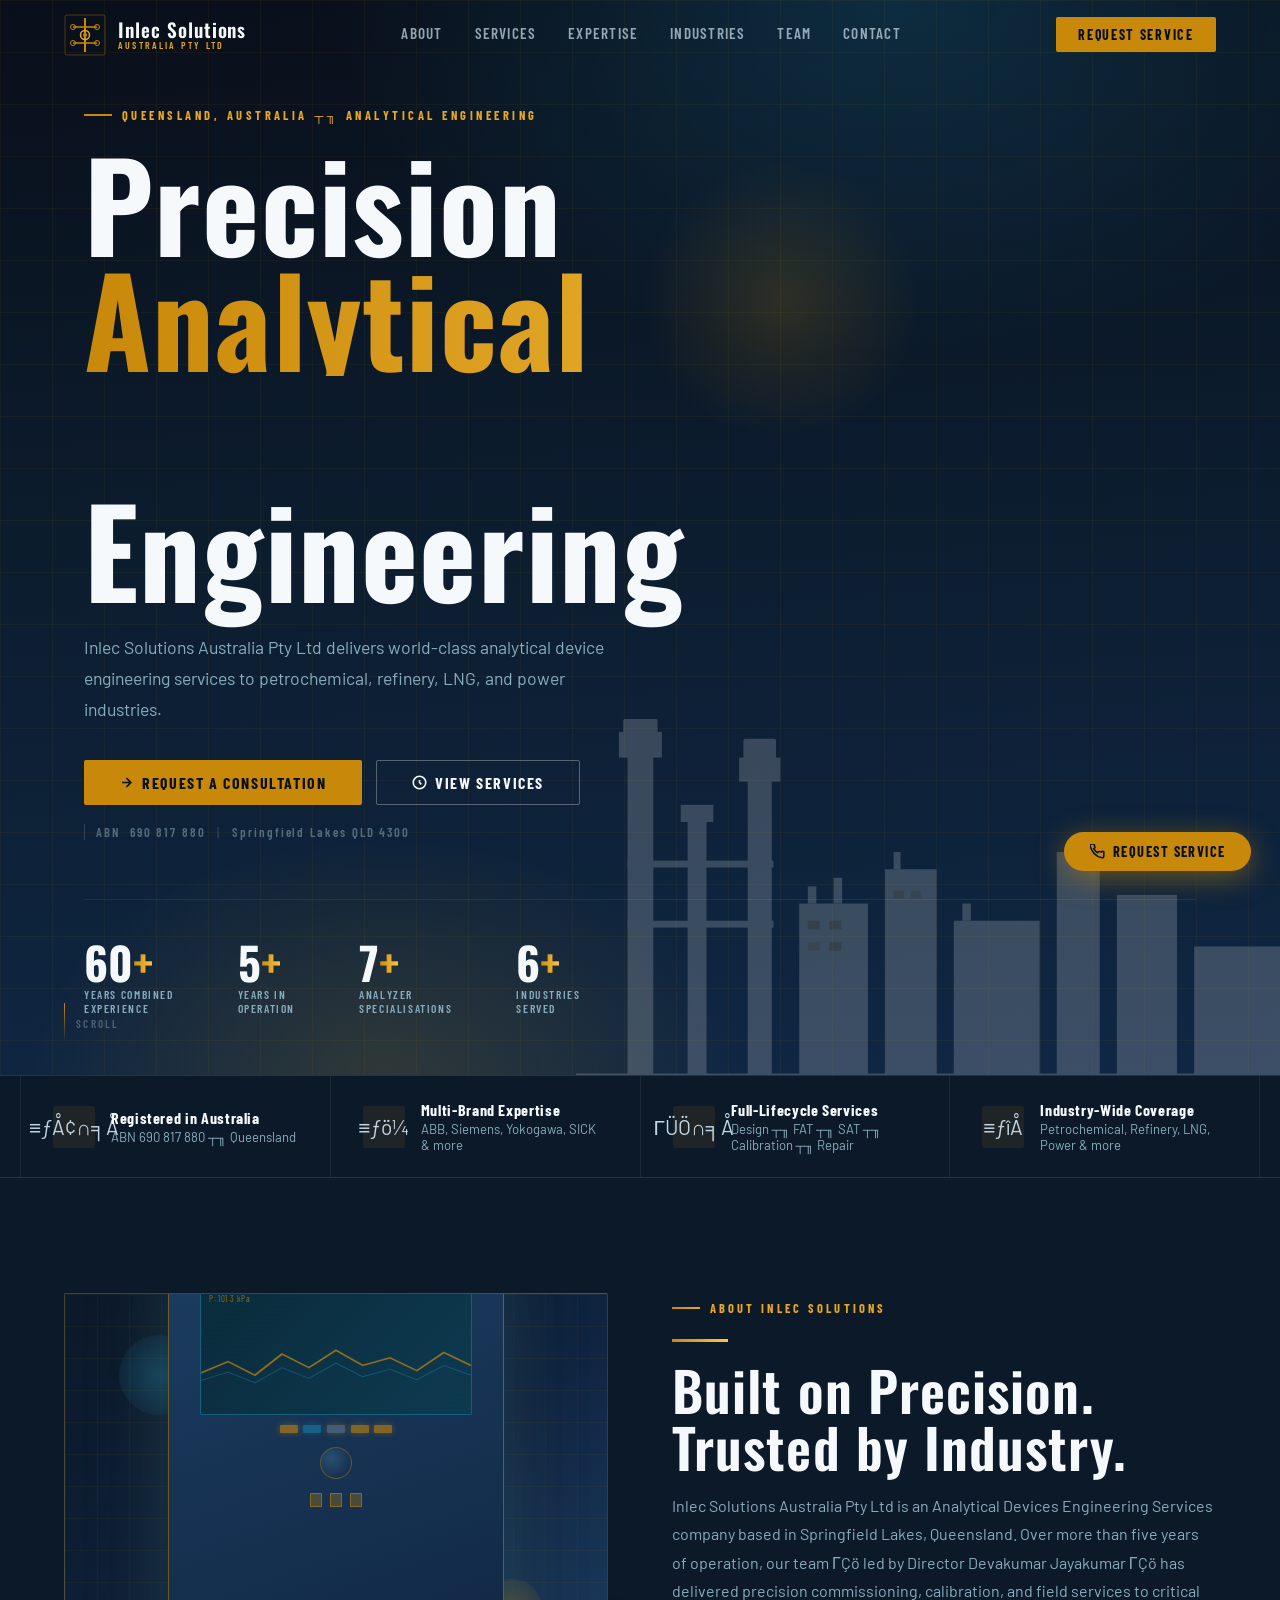
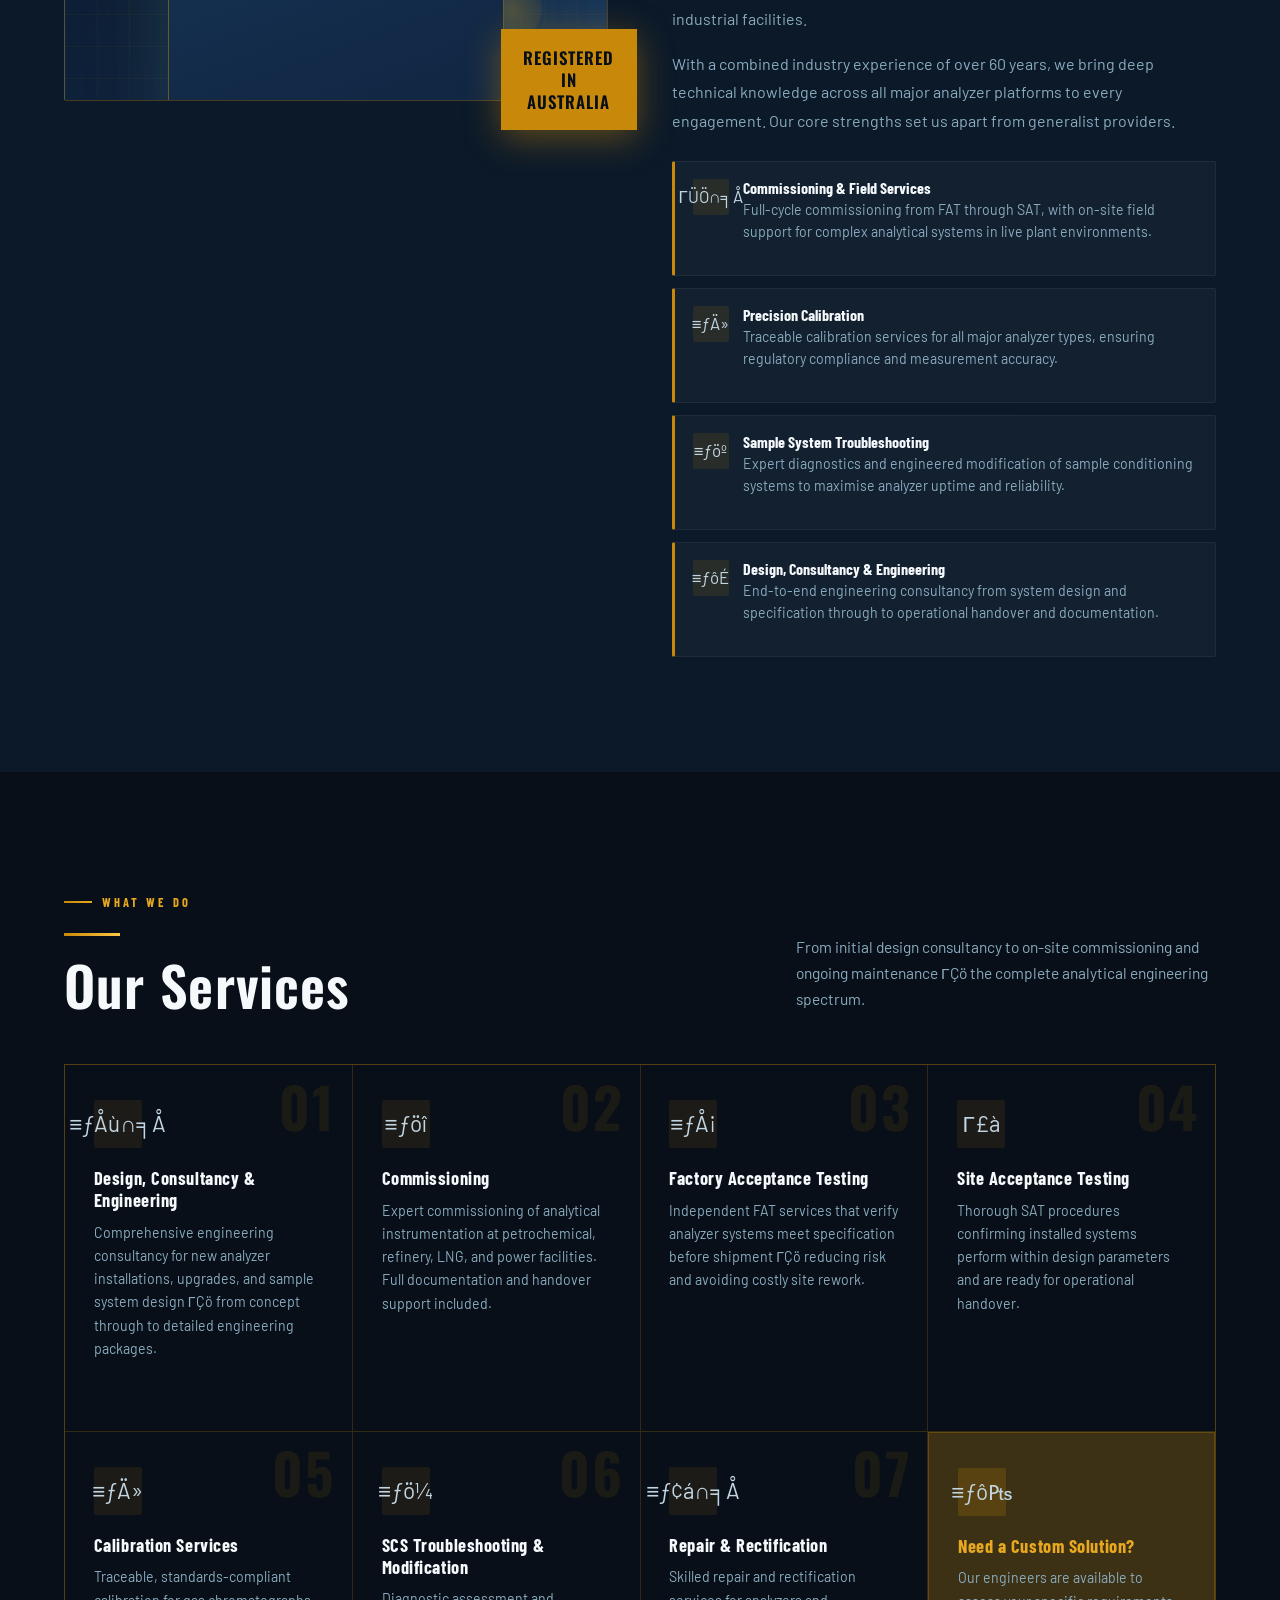
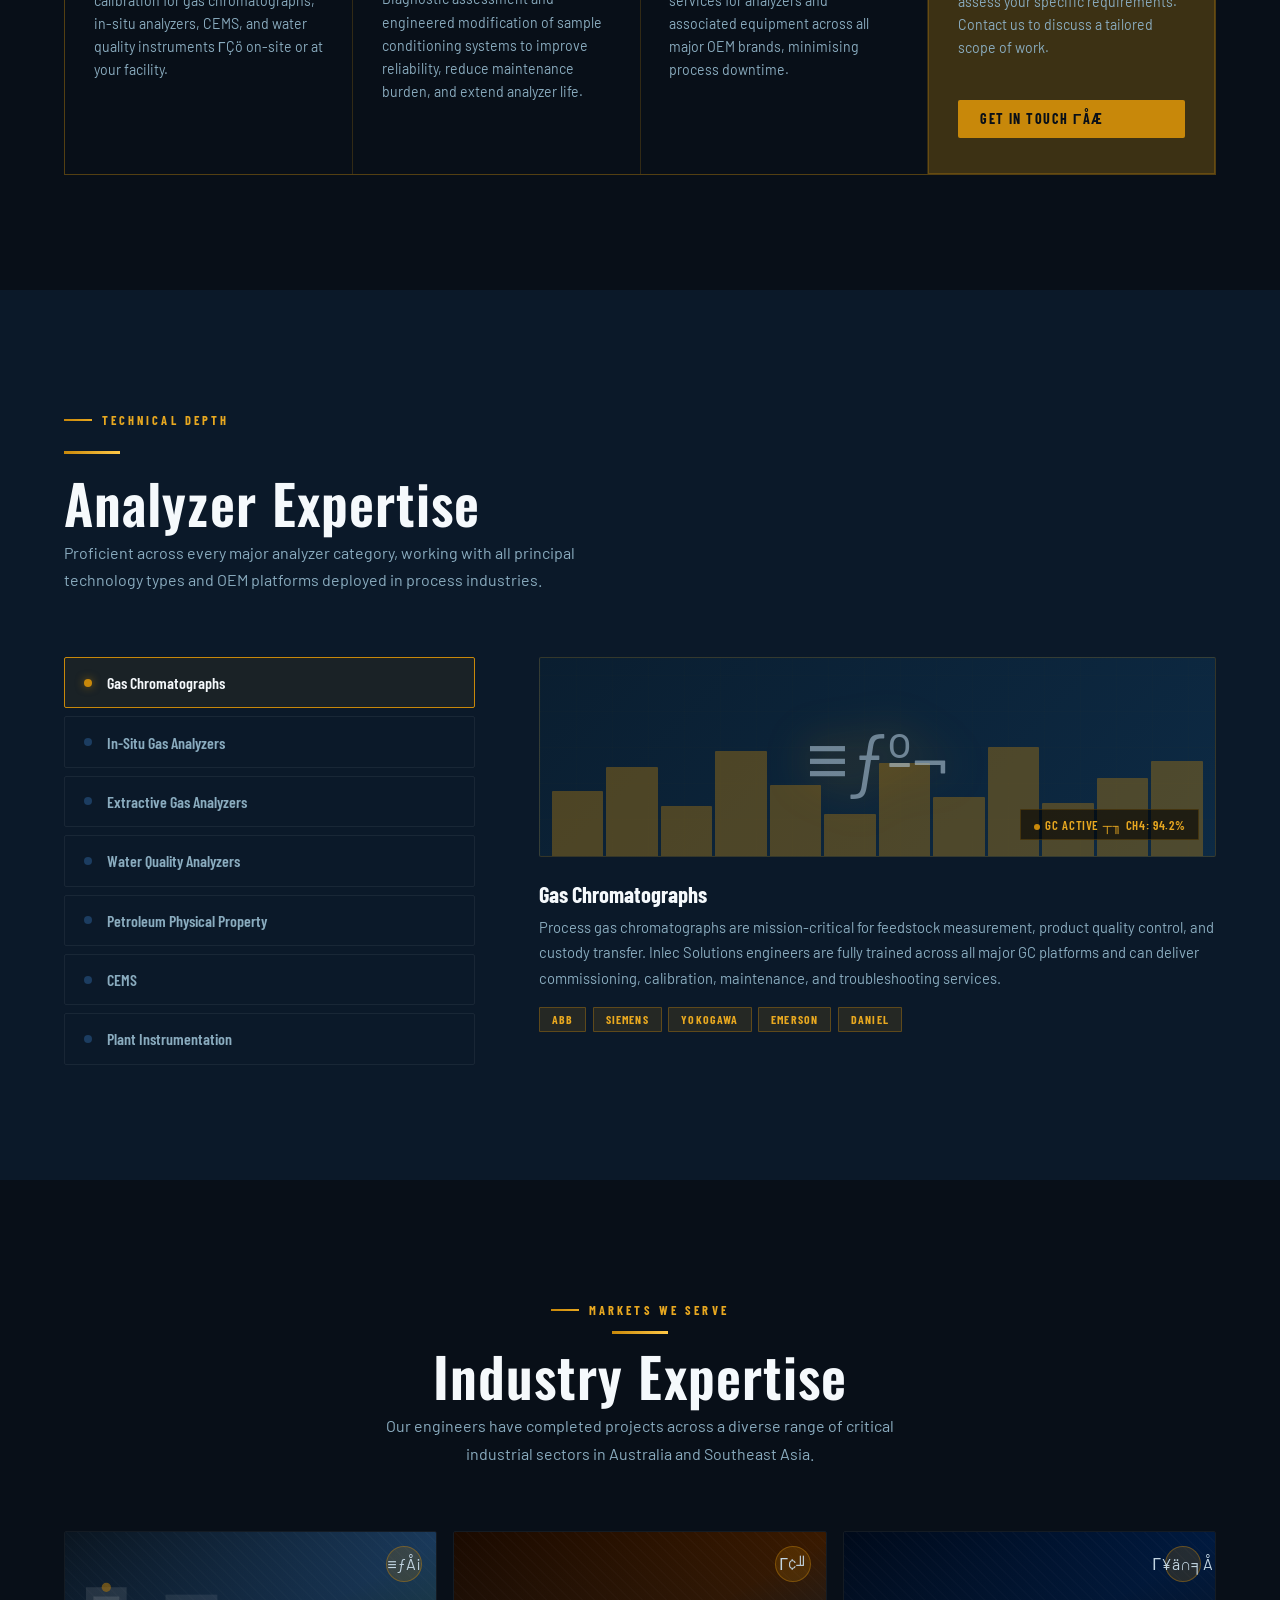
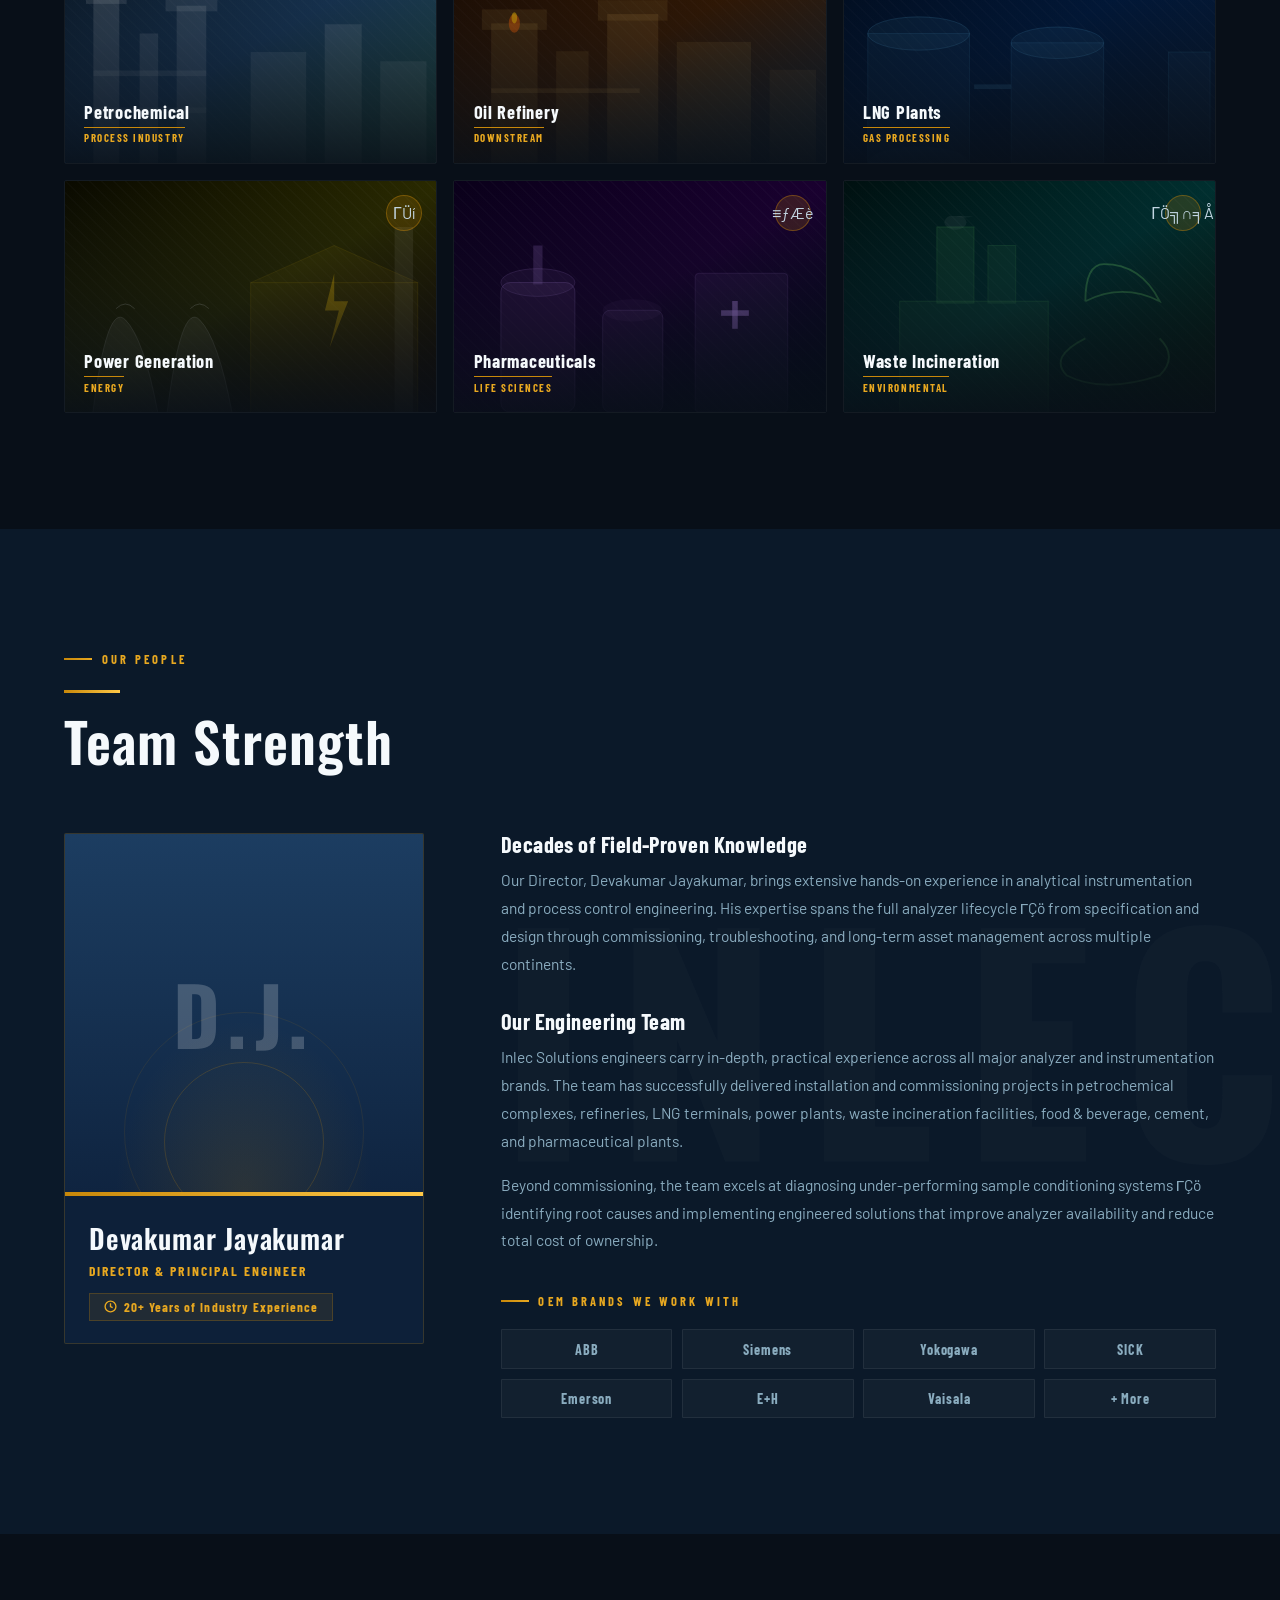
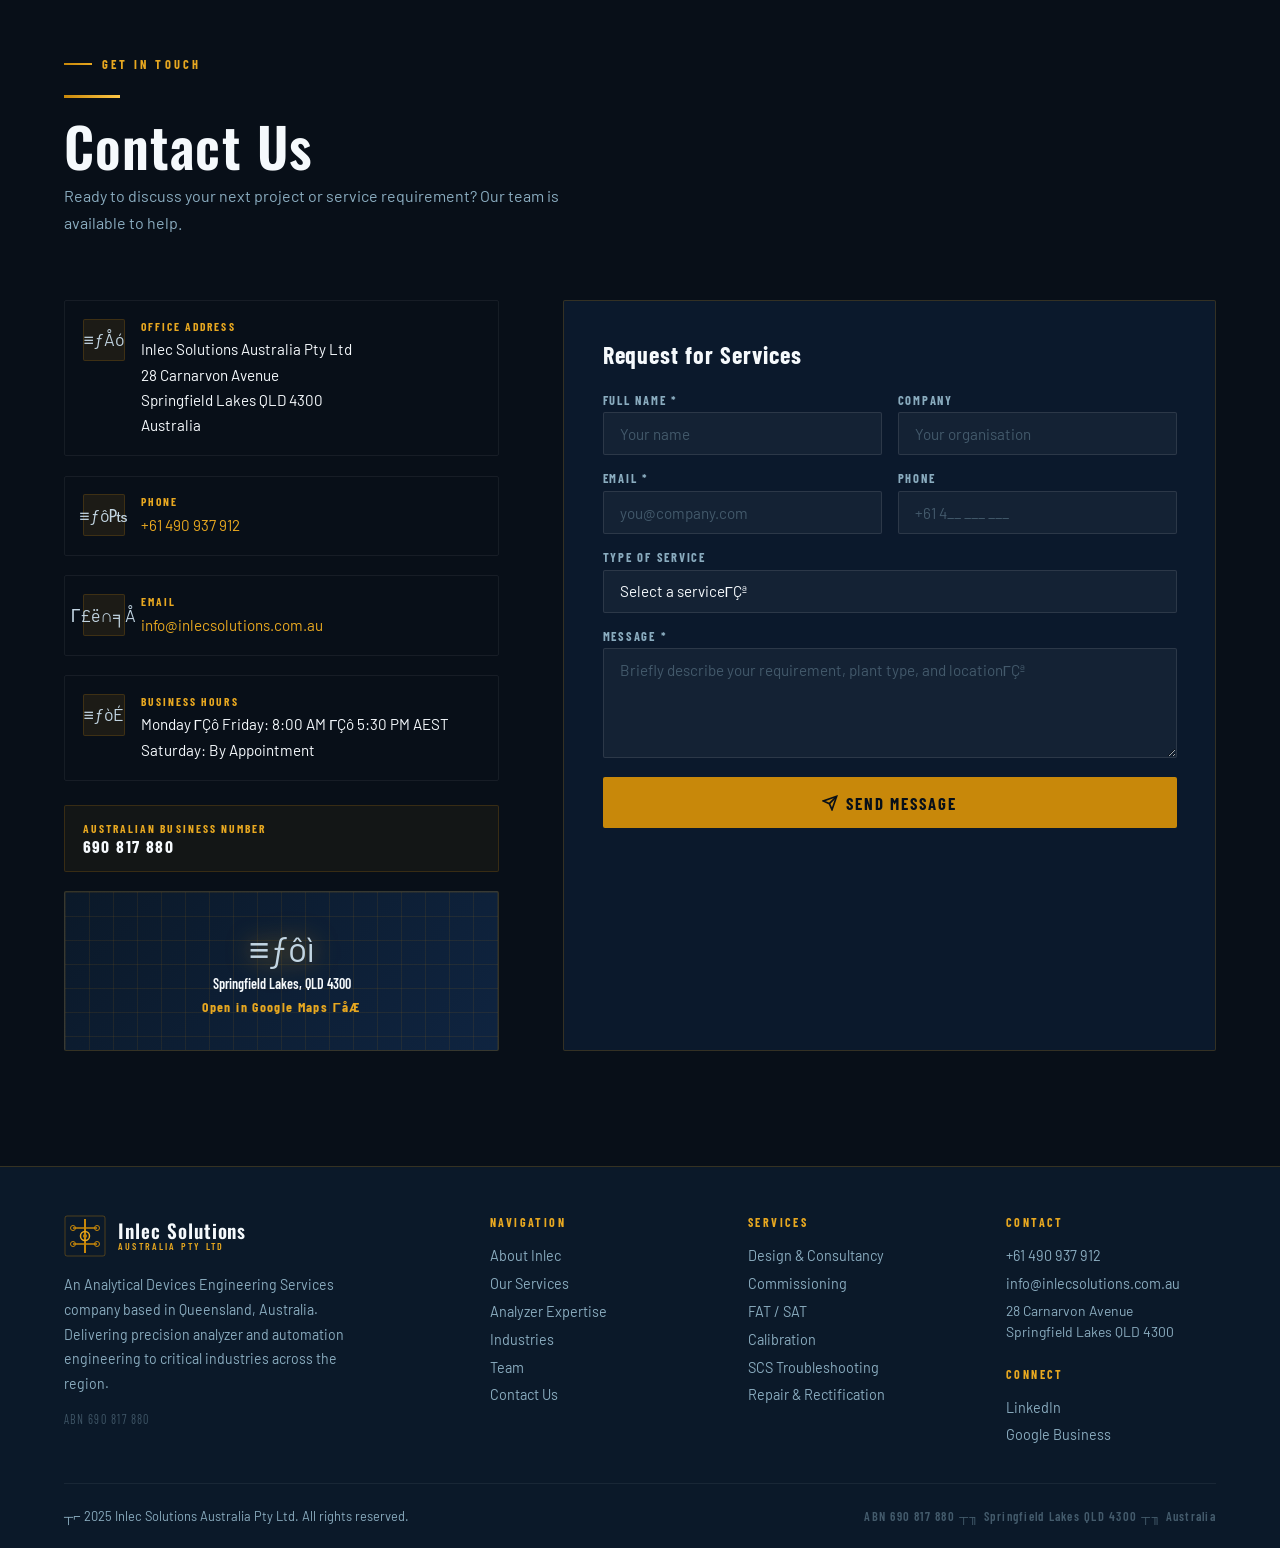
<file: docs/index_base.html>
﻿<!DOCTYPE html>
<html lang="en">
<head>
<meta charset="UTF-8">
<meta name="viewport" content="width=device-width, initial-scale=1.0">
<title>Inlec Solutions Australia | Analytical & Automation Engineering</title>
<meta name="description" content="Inlec Solutions Australia Pty Ltd ΓÇô Analytical Devices Engineering Services in Queensland, Australia. 60+ years combined experience. ABN 690 817 880.">
<meta property="og:title" content="Inlec Solutions Australia | Analytical & Automation Engineering">
<meta property="og:description" content="Precision analytical device engineering services for petrochemical, refinery, LNG, and power industries.">
<link rel="preconnect" href="https://fonts.googleapis.com">
<link href="https://fonts.googleapis.com/css2?family=Oswald:wght@300;400;500;600;700&family=Barlow:wght@300;400;500;600&family=Barlow+Condensed:wght@400;600;700&display=swap" rel="stylesheet">

<link rel="stylesheet" href="styles.css">

</head>
<body>

<!-- ΓòÉΓòÉ NAV ΓòÉΓòÉ -->
<nav id="nav">
  <a href="#" class="logo-wrap">
    <!-- Logo mark: stylised "I" circuit-board -->
    <svg class="logo-icon" viewBox="0 0 42 42" fill="none" xmlns="http://www.w3.org/2000/svg">
      <rect x="1" y="1" width="40" height="40" rx="2" fill="none" stroke="rgba(200,136,10,.35)" stroke-width="1"/>
      <line x1="21" y1="4" x2="21" y2="38" stroke="#c8880a" stroke-width="2"/>
      <line x1="9" y1="13" x2="33" y2="13" stroke="#c8880a" stroke-width="1.5"/>
      <line x1="9" y1="29" x2="33" y2="29" stroke="#c8880a" stroke-width="1.5"/>
      <circle cx="21" cy="21" r="4.5" fill="none" stroke="#e8a820" stroke-width="1.5"/>
      <circle cx="21" cy="21" r="2" fill="#c8880a"/>
      <circle cx="9" cy="13" r="2.5" fill="none" stroke="#c8880a" stroke-width="1"/>
      <circle cx="33" cy="13" r="2.5" fill="none" stroke="#c8880a" stroke-width="1"/>
      <circle cx="9" cy="29" r="2.5" fill="none" stroke="#c8880a" stroke-width="1"/>
      <circle cx="33" cy="29" r="2.5" fill="none" stroke="#c8880a" stroke-width="1"/>
    </svg>
    <div class="logo-text-block">
      <span class="logo-main">Inlec Solutions</span>
      <span class="logo-sub">Australia Pty Ltd</span>
    </div>
  </a>
  <div class="nav-links">
    <a href="#about">About</a>
    <a href="#services">Services</a>
    <a href="#expertise">Expertise</a>
    <a href="#industries">Industries</a>
    <a href="#team">Team</a>
    <a href="#contact">Contact</a>
  </div>
  <a href="#contact" class="nav-btn">Request Service</a>
  <div class="burger" id="burger" onclick="toggleMenu()">
    <span></span><span></span><span></span>
  </div>
</nav>

<!-- ΓòÉΓòÉ MOBILE MENU ΓòÉΓòÉ -->
<div id="mob-menu">
  <a href="#about"      onclick="closeMenu()">About</a>
  <a href="#services"   onclick="closeMenu()">Services</a>
  <a href="#expertise"  onclick="closeMenu()">Expertise</a>
  <a href="#industries" onclick="closeMenu()">Industries</a>
  <a href="#team"       onclick="closeMenu()">Team</a>
  <a href="#contact"    onclick="closeMenu()">Contact</a>
</div>

<!-- ΓòÉΓòÉ HERO ΓòÉΓòÉ -->
<section id="hero">
  <div class="hero-sky"></div>
  <div class="hero-grid"></div>
  <div class="hero-scan"></div>
  <div class="hero-orb"></div>
  <!-- Industrial silhouette SVG -->
  <svg class="hero-silhouette" viewBox="0 0 820 500" fill="none" xmlns="http://www.w3.org/2000/svg" preserveAspectRatio="xMaxYMax meet">
    <!-- refinery towers -->
    <rect x="60" y="120" width="30" height="380" fill="white"/>
    <rect x="50" y="100" width="50" height="30" fill="white"/>
    <rect x="55" y="85" width="40" height="20" fill="white" rx="2"/>
    <rect x="130" y="200" width="22" height="300" fill="white"/>
    <rect x="122" y="185" width="38" height="20" fill="white"/>
    <rect x="200" y="150" width="28" height="350" fill="white"/>
    <rect x="190" y="130" width="48" height="28" fill="white"/>
    <rect x="195" y="108" width="38" height="25" fill="white" rx="2"/>
    <!-- horizontal pipe connecting towers -->
    <rect x="60" y="250" width="170" height="8" fill="white"/>
    <rect x="60" y="320" width="170" height="8" fill="white"/>
    <!-- Building blocks -->
    <rect x="260" y="300" width="80" height="200" fill="white"/>
    <rect x="360" y="260" width="60" height="240" fill="white"/>
    <rect x="440" y="320" width="100" height="180" fill="white"/>
    <rect x="560" y="240" width="50" height="260" fill="white"/>
    <rect x="630" y="290" width="70" height="210" fill="white"/>
    <rect x="720" y="350" width="100" height="150" fill="white"/>
    <!-- small details -->
    <rect x="270" y="280" width="10" height="20" fill="white"/>
    <rect x="300" y="270" width="10" height="30" fill="white"/>
    <rect x="370" y="240" width="8" height="20" fill="white"/>
    <rect x="450" y="300" width="10" height="20" fill="white"/>
    <!-- ground line -->
    <rect x="0" y="498" width="820" height="2" fill="white"/>
    <!-- windows -->
    <rect x="270" y="320" width="14" height="10" fill="rgba(200,136,10,0.5)"/>
    <rect x="295" y="320" width="14" height="10" fill="rgba(200,136,10,0.5)"/>
    <rect x="270" y="345" width="14" height="10" fill="rgba(200,136,10,0.3)"/>
    <rect x="295" y="345" width="14" height="10" fill="rgba(200,136,10,0.5)"/>
    <rect x="370" y="285" width="12" height="9" fill="rgba(200,136,10,0.4)"/>
    <rect x="390" y="285" width="12" height="9" fill="rgba(200,136,10,0.3)"/>
  </svg>

  <div class="hero-content">
    <div class="hero-eyebrow">Queensland, Australia ┬╖ Analytical Engineering</div>
    <h1 class="hero-h1">
      Precision<br>
      <span class="accent">Analytical</span><br>
      Engineering
    </h1>
    <p class="hero-p">
      Inlec Solutions Australia Pty Ltd delivers world-class analytical device engineering services to petrochemical, refinery, LNG, and power industries.
    </p>
    <div class="hero-ctas">
      <a href="#contact" class="btn-fill">
        <svg width="15" height="15" viewBox="0 0 24 24" fill="none" stroke="currentColor" stroke-width="2.5"><path d="M5 12h14M12 5l7 7-7 7"/></svg>
        Request a Consultation
      </a>
      <a href="#services" class="btn-line">
        <svg width="15" height="15" viewBox="0 0 24 24" fill="none" stroke="currentColor" stroke-width="2.5"><circle cx="12" cy="12" r="10"/><path d="M12 8v4l3 3"/></svg>
        View Services
      </a>
    </div>
    <div class="hero-abn">
      <span>ABN&nbsp; 690 817 880</span>
      <span style="opacity:.4">|</span>
      <span>Springfield Lakes QLD 4300</span>
    </div>
    <div class="hero-stats">
      <div class="stat-item">
        <span class="stat-n" data-target="60"><em>0+</em></span>
        <span class="stat-l">Years Combined<br>Experience</span>
      </div>
      <div class="stat-item">
        <span class="stat-n" data-target="5"><em>0+</em></span>
        <span class="stat-l">Years in<br>Operation</span>
      </div>
      <div class="stat-item">
        <span class="stat-n" data-target="7"><em>0+</em></span>
        <span class="stat-l">Analyzer<br>Specialisations</span>
      </div>
      <div class="stat-item">
        <span class="stat-n" data-target="6"><em>0+</em></span>
        <span class="stat-l">Industries<br>Served</span>
      </div>
    </div>
  </div>
  <div class="scroll-cue">
    <div class="scroll-wire"></div>
    <span>Scroll</span>
  </div>
</section>

<!-- ΓòÉΓòÉ TRUST BAR ΓòÉΓòÉ -->
<div id="trust">
  <div class="trust-inner">
    <div class="trust-item r d1">
      <div class="trust-icon">≡ƒÅ¢∩╕Å</div>
      <div>
        <h4>Registered in Australia</h4>
        <p>ABN 690 817 880 ┬╖ Queensland</p>
      </div>
    </div>
    <div class="trust-item r d2">
      <div class="trust-icon">≡ƒö¼</div>
      <div>
        <h4>Multi-Brand Expertise</h4>
        <p>ABB, Siemens, Yokogawa, SICK & more</p>
      </div>
    </div>
    <div class="trust-item r d3">
      <div class="trust-icon">ΓÜÖ∩╕Å</div>
      <div>
        <h4>Full-Lifecycle Services</h4>
        <p>Design ┬╖ FAT ┬╖ SAT ┬╖ Calibration ┬╖ Repair</p>
      </div>
    </div>
    <div class="trust-item r d4">
      <div class="trust-icon">≡ƒîÅ</div>
      <div>
        <h4>Industry-Wide Coverage</h4>
        <p>Petrochemical, Refinery, LNG, Power & more</p>
      </div>
    </div>
  </div>
</div>

<!-- ΓòÉΓòÉ ABOUT ΓòÉΓòÉ -->
<section id="about" class="section">
  <div class="wrap">
    <div class="about-grid">
      <!-- CSS Analyzer Illustration -->
      <div class="rl">
        <div class="about-visual">
          <div class="analyzer-art">
            <div class="az-grid"></div>
            <div class="az-glow1"></div>
            <div class="az-glow2"></div>
            <div class="az-body">
              <div class="az-screen">
                <div class="az-wave">
                  <svg viewBox="0 0 200 60" preserveAspectRatio="none">
                    <polyline points="0,45 20,30 40,48 60,20 80,38 100,15 120,35 140,25 160,42 180,18 200,35" fill="none" stroke="rgba(200,136,10,0.7)" stroke-width="1.8"/>
                    <polyline points="0,55 20,44 40,58 60,38 80,52 100,32 120,50 140,40 160,54 180,35 200,48" fill="none" stroke="rgba(26,127,168,0.5)" stroke-width="1"/>
                  </svg>
                </div>
                <div style="position:absolute;top:.4rem;left:.5rem;font-family:'Barlow Condensed',monospace;font-size:.55rem;color:rgba(200,136,10,.7);letter-spacing:.05em">
                  STATUS: MEASURING<br>OΓéé: 20.48% &nbsp; T: 21.3┬░C<br>P: 101.3 kPa
                </div>
              </div>
              <div class="az-btn-row">
                <div class="az-btn"></div>
                <div class="az-btn"></div>
                <div class="az-btn"></div>
                <div class="az-btn"></div>
                <div class="az-btn"></div>
              </div>
              <div class="az-knob"></div>
              <div class="az-ports">
                <div class="az-port"></div>
                <div class="az-port"></div>
                <div class="az-port"></div>
              </div>
            </div>
          </div>
          <div class="about-badge">
            REGISTERED<br>IN<br>AUSTRALIA
          </div>
        </div>
      </div>

      <!-- Copy -->
      <div class="rr about-copy">
        <div class="eyebrow">About Inlec Solutions</div>
        <span class="rule"></span>
        <h2>Built on Precision.<br>Trusted by Industry.</h2>
        <p style="margin-top:1rem">
          Inlec Solutions Australia Pty Ltd is an Analytical Devices Engineering Services company based in Springfield Lakes, Queensland. Over more than five years of operation, our team ΓÇö led by Director Devakumar Jayakumar ΓÇö has delivered precision commissioning, calibration, and field services to critical industrial facilities.
        </p>
        <p>
          With a combined industry experience of over 60 years, we bring deep technical knowledge across all major analyzer platforms to every engagement. Our core strengths set us apart from generalist providers.
        </p>
        <div class="strength-list">
          <div class="s-item">
            <div class="s-ico">ΓÜÖ∩╕Å</div>
            <div class="s-text">
              <h4>Commissioning & Field Services</h4>
              <p>Full-cycle commissioning from FAT through SAT, with on-site field support for complex analytical systems in live plant environments.</p>
            </div>
          </div>
          <div class="s-item">
            <div class="s-ico">≡ƒÄ»</div>
            <div class="s-text">
              <h4>Precision Calibration</h4>
              <p>Traceable calibration services for all major analyzer types, ensuring regulatory compliance and measurement accuracy.</p>
            </div>
          </div>
          <div class="s-item">
            <div class="s-ico">≡ƒöº</div>
            <div class="s-text">
              <h4>Sample System Troubleshooting</h4>
              <p>Expert diagnostics and engineered modification of sample conditioning systems to maximise analyzer uptime and reliability.</p>
            </div>
          </div>
          <div class="s-item">
            <div class="s-ico">≡ƒôÉ</div>
            <div class="s-text">
              <h4>Design, Consultancy & Engineering</h4>
              <p>End-to-end engineering consultancy from system design and specification through to operational handover and documentation.</p>
            </div>
          </div>
        </div>
      </div>
    </div>
  </div>
</section>

<!-- ΓòÉΓòÉ SERVICES ΓòÉΓòÉ -->
<section id="services" class="section">
  <div class="wrap">
    <div class="services-header r">
      <div>
        <div class="eyebrow">What We Do</div>
        <span class="rule"></span>
        <h2>Our Services</h2>
      </div>
      <p style="max-width:420px;color:var(--fog);line-height:1.7;font-size:.97rem;align-self:flex-end">
        From initial design consultancy to on-site commissioning and ongoing maintenance ΓÇö the complete analytical engineering spectrum.
      </p>
    </div>
    <div class="services-grid r">
      <div class="svc-card">
        <span class="svc-n">01</span>
        <div class="svc-ico">≡ƒÅù∩╕Å</div>
        <div class="svc-title">Design, Consultancy & Engineering</div>
        <p class="svc-desc">Comprehensive engineering consultancy for new analyzer installations, upgrades, and sample system design ΓÇö from concept through to detailed engineering packages.</p>
        <span class="svc-more">Enquire ΓåÆ</span>
      </div>
      <div class="svc-card">
        <span class="svc-n">02</span>
        <div class="svc-ico">≡ƒöî</div>
        <div class="svc-title">Commissioning</div>
        <p class="svc-desc">Expert commissioning of analytical instrumentation at petrochemical, refinery, LNG, and power facilities. Full documentation and handover support included.</p>
        <span class="svc-more">Enquire ΓåÆ</span>
      </div>
      <div class="svc-card">
        <span class="svc-n">03</span>
        <div class="svc-ico">≡ƒÅ¡</div>
        <div class="svc-title">Factory Acceptance Testing</div>
        <p class="svc-desc">Independent FAT services that verify analyzer systems meet specification before shipment ΓÇö reducing risk and avoiding costly site rework.</p>
        <span class="svc-more">Enquire ΓåÆ</span>
      </div>
      <div class="svc-card">
        <span class="svc-n">04</span>
        <div class="svc-ico">Γ£à</div>
        <div class="svc-title">Site Acceptance Testing</div>
        <p class="svc-desc">Thorough SAT procedures confirming installed systems perform within design parameters and are ready for operational handover.</p>
        <span class="svc-more">Enquire ΓåÆ</span>
      </div>
      <div class="svc-card">
        <span class="svc-n">05</span>
        <div class="svc-ico">≡ƒÄ»</div>
        <div class="svc-title">Calibration Services</div>
        <p class="svc-desc">Traceable, standards-compliant calibration for gas chromatographs, in-situ analyzers, CEMS, and water quality instruments ΓÇö on-site or at your facility.</p>
        <span class="svc-more">Enquire ΓåÆ</span>
      </div>
      <div class="svc-card">
        <span class="svc-n">06</span>
        <div class="svc-ico">≡ƒö¼</div>
        <div class="svc-title">SCS Troubleshooting & Modification</div>
        <p class="svc-desc">Diagnostic assessment and engineered modification of sample conditioning systems to improve reliability, reduce maintenance burden, and extend analyzer life.</p>
        <span class="svc-more">Enquire ΓåÆ</span>
      </div>
      <div class="svc-card">
        <span class="svc-n">07</span>
        <div class="svc-ico">≡ƒ¢á∩╕Å</div>
        <div class="svc-title">Repair & Rectification</div>
        <p class="svc-desc">Skilled repair and rectification services for analyzers and associated equipment across all major OEM brands, minimising process downtime.</p>
        <span class="svc-more">Enquire ΓåÆ</span>
      </div>
      <div class="svc-card svc-cta-card">
        <div class="svc-ico" style="background:rgba(200,136,10,.2)">≡ƒô₧</div>
        <div class="svc-title" style="color:var(--gold2)">Need a Custom Solution?</div>
        <p class="svc-desc" style="color:var(--fog)">Our engineers are available to assess your specific requirements. Contact us to discuss a tailored scope of work.</p>
        <a href="#contact" class="btn-fill" style="margin-top:1.2rem;font-size:.88rem;padding:.65rem 1.4rem">Get in Touch ΓåÆ</a>
      </div>
    </div>
  </div>
</section>

<!-- ΓòÉΓòÉ EXPERTISE ΓòÉΓòÉ -->
<section id="expertise" class="section">
  <div class="wrap">
    <div class="sec-head r">
      <div class="eyebrow">Technical Depth</div>
      <span class="rule"></span>
      <h2 style="font-size:clamp(2rem,4.5vw,3.4rem);color:var(--white)">Analyzer Expertise</h2>
      <p style="max-width:580px;color:var(--fog);line-height:1.7;margin-top:.5rem">
        Proficient across every major analyzer category, working with all principal technology types and OEM platforms deployed in process industries.
      </p>
    </div>
    <div class="exp-layout">
      <!-- Tabs -->
      <div class="exp-tabs rl">
        <div class="exp-tab on" onclick="showExp(0,this)"><div class="exp-dot"></div><span class="exp-tab-name">Gas Chromatographs</span></div>
        <div class="exp-tab"   onclick="showExp(1,this)"><div class="exp-dot"></div><span class="exp-tab-name">In-Situ Gas Analyzers</span></div>
        <div class="exp-tab"   onclick="showExp(2,this)"><div class="exp-dot"></div><span class="exp-tab-name">Extractive Gas Analyzers</span></div>
        <div class="exp-tab"   onclick="showExp(3,this)"><div class="exp-dot"></div><span class="exp-tab-name">Water Quality Analyzers</span></div>
        <div class="exp-tab"   onclick="showExp(4,this)"><div class="exp-dot"></div><span class="exp-tab-name">Petroleum Physical Property</span></div>
        <div class="exp-tab"   onclick="showExp(5,this)"><div class="exp-dot"></div><span class="exp-tab-name">CEMS</span></div>
        <div class="exp-tab"   onclick="showExp(6,this)"><div class="exp-dot"></div><span class="exp-tab-name">Plant Instrumentation</span></div>
      </div>
      <!-- Detail panes -->
      <div class="exp-detail rr">
        <!-- 0: GC -->
        <div class="exp-pane on" id="ep0">
          <div class="exp-visual viz-gc">
            <div class="viz-circuit"></div>
            <div class="viz-bars">
              <div class="viz-bar" style="--h:55%"></div><div class="viz-bar" style="--h:75%"></div>
              <div class="viz-bar" style="--h:42%"></div><div class="viz-bar" style="--h:88%"></div>
              <div class="viz-bar" style="--h:60%"></div><div class="viz-bar" style="--h:35%"></div>
              <div class="viz-bar" style="--h:78%"></div><div class="viz-bar" style="--h:50%"></div>
              <div class="viz-bar" style="--h:92%"></div><div class="viz-bar" style="--h:45%"></div>
              <div class="viz-bar" style="--h:66%"></div><div class="viz-bar" style="--h:80%"></div>
            </div>
            <div class="viz-icon">≡ƒº¬</div>
            <div class="viz-readout"><span class="viz-dot"></span>GC ACTIVE ┬╖ CH4: 94.2%</div>
          </div>
          <div class="exp-pane-title">Gas Chromatographs</div>
          <p class="exp-pane-desc">Process gas chromatographs are mission-critical for feedstock measurement, product quality control, and custody transfer. Inlec Solutions engineers are fully trained across all major GC platforms and can deliver commissioning, calibration, maintenance, and troubleshooting services.</p>
          <div class="exp-tags">
            <span class="pill">ABB</span><span class="pill">Siemens</span>
            <span class="pill">Yokogawa</span><span class="pill">Emerson</span><span class="pill">Daniel</span>
          </div>
        </div>
        <!-- 1: In-situ -->
        <div class="exp-pane" id="ep1">
          <div class="exp-visual viz-insitu">
            <div class="viz-circuit"></div>
            <svg style="position:absolute;inset:0;width:100%;height:100%" viewBox="0 0 400 200" preserveAspectRatio="none">
              <path d="M0,100 Q50,60 100,100 Q150,140 200,100 Q250,60 300,100 Q350,140 400,100" fill="none" stroke="rgba(200,136,10,.55)" stroke-width="2"/>
              <path d="M0,120 Q50,80 100,120 Q150,160 200,120 Q250,80 300,120 Q350,160 400,120" fill="none" stroke="rgba(26,127,168,.35)" stroke-width="1.5"/>
            </svg>
            <div class="viz-icon">≡ƒîí∩╕Å</div>
            <div class="viz-readout"><span class="viz-dot"></span>OΓéé: 20.48% ┬╖ TDL MODE</div>
          </div>
          <div class="exp-pane-title">In-Situ Gas Analyzers</div>
          <p class="exp-pane-desc">In-situ analyzers measure directly within the process stream or stack, eliminating sample conditioning complexity. Inlec Solutions provides full-lifecycle support including installation, commissioning, and optical alignment for zirconia, TDL, and other in-situ instruments.</p>
          <div class="exp-tags">
            <span class="pill">Zirconia</span><span class="pill">Tuned Diode Laser</span>
            <span class="pill">IR</span><span class="pill">UV</span><span class="pill">Opacity</span>
          </div>
        </div>
        <!-- 2: Extractive -->
        <div class="exp-pane" id="ep2">
          <div class="exp-visual viz-extract">
            <div class="viz-circuit"></div>
            <div class="viz-icon">≡ƒÆ¿</div>
            <svg style="position:absolute;bottom:0;left:0;right:0;width:100%;height:50%" viewBox="0 0 400 100" preserveAspectRatio="none">
              <rect x="20" y="20" width="60" height="70" fill="rgba(200,136,10,.2)" stroke="rgba(200,136,10,.4)" stroke-width="1"/>
              <rect x="100" y="35" width="200" height="8" fill="rgba(200,136,10,.3)"/>
              <rect x="310" y="20" width="60" height="70" fill="rgba(200,136,10,.15)" stroke="rgba(200,136,10,.3)" stroke-width="1"/>
              <circle cx="50" cy="55" r="18" fill="none" stroke="rgba(26,127,168,.6)" stroke-width="1.5"/>
              <circle cx="50" cy="55" r="10" fill="rgba(26,127,168,.2)"/>
            </svg>
            <div class="viz-readout"><span class="viz-dot"></span>IR CELL ┬╖ COΓéé: 3.2%</div>
          </div>
          <div class="exp-pane-title">Extractive Gas Analyzers</div>
          <p class="exp-pane-desc">Extractive systems draw a representative sample from the process for conditioning and measurement. Inlec Solutions handles the full scope ΓÇö from sample probe selection to sample conditioning system design, analyzer commissioning, and ongoing calibration.</p>
          <div class="exp-tags">
            <span class="pill">IR</span><span class="pill">UV</span>
            <span class="pill">Paramagnetic</span><span class="pill">Electrochemical</span>
          </div>
        </div>
        <!-- 3: Water -->
        <div class="exp-pane" id="ep3">
          <div class="exp-visual viz-water">
            <div class="viz-circuit"></div>
            <div class="viz-icon">≡ƒÆº</div>
            <svg style="position:absolute;bottom:0;left:0;right:0;width:100%;height:40%" viewBox="0 0 400 80" preserveAspectRatio="none">
              <path d="M0,40 Q100,0 200,40 Q300,80 400,40 L400,80 L0,80 Z" fill="rgba(26,127,168,.25)"/>
              <path d="M0,55 Q100,20 200,55 Q300,90 400,55 L400,80 L0,80 Z" fill="rgba(26,127,168,.15)"/>
            </svg>
            <div class="viz-readout"><span class="viz-dot"></span>pH: 7.2 ┬╖ DO: 8.4 mg/L</div>
          </div>
          <div class="exp-pane-title">Water Quality Analyzers</div>
          <p class="exp-pane-desc">Water quality monitoring is essential in power generation, cooling water systems, and effluent management. Inlec Solutions provides commissioning and maintenance across the full range of electrochemical and optical water quality instruments.</p>
          <div class="exp-tags">
            <span class="pill">pH</span><span class="pill">Conductivity</span>
            <span class="pill">Dissolved Oxygen</span><span class="pill">Silica</span>
            <span class="pill">Sodium</span><span class="pill">Oil-in-Water</span>
          </div>
        </div>
        <!-- 4: Petroleum -->
        <div class="exp-pane" id="ep4">
          <div class="exp-visual viz-petro">
            <div class="viz-circuit"></div>
            <div class="viz-icon">≡ƒ¢ó∩╕Å</div>
            <svg style="position:absolute;inset:0;width:100%;height:100%" viewBox="0 0 400 200" preserveAspectRatio="none">
              <line x1="50" y1="180" x2="350" y2="180" stroke="rgba(200,136,10,.3)" stroke-width="1"/>
              <polyline points="50,160 100,120 150,145 200,80 250,110 300,65 350,90" fill="none" stroke="rgba(200,136,10,.6)" stroke-width="2"/>
              <circle cx="200" cy="80" r="4" fill="#c8880a"/>
              <circle cx="300" cy="65" r="4" fill="#c8880a"/>
            </svg>
            <div class="viz-readout"><span class="viz-dot"></span>RVP: 68.4 kPa ┬╖ LIVE</div>
          </div>
          <div class="exp-pane-title">Petroleum Physical Property Analyzers</div>
          <p class="exp-pane-desc">Physical property analyzers deliver real-time product quality data for blend optimisation and specification compliance. Our engineers have deep expertise in commissioning and maintaining these specialised instruments in refinery environments.</p>
          <div class="exp-tags">
            <span class="pill">Boiling Point</span><span class="pill">Flash Point</span>
            <span class="pill">Freeze Point</span><span class="pill">RVP</span>
          </div>
        </div>
        <!-- 5: CEMS -->
        <div class="exp-pane" id="ep5">
          <div class="exp-visual viz-cems">
            <div class="viz-circuit"></div>
            <div class="viz-icon">≡ƒÅ¡</div>
            <svg style="position:absolute;inset:0;width:100%;height:100%" viewBox="0 0 400 200" preserveAspectRatio="none">
              <rect x="160" y="50" width="80" height="150" fill="rgba(255,255,255,.06)" stroke="rgba(255,255,255,.12)" stroke-width="1"/>
              <ellipse cx="200" cy="50" rx="40" ry="15" fill="rgba(255,255,255,.08)"/>
              <path d="M185,30 Q190,10 195,20 Q200,0 205,15 Q210,5 215,25" fill="none" stroke="rgba(255,255,255,.25)" stroke-width="2"/>
              <line x1="200" y1="100" x2="280" y2="100" stroke="rgba(200,136,10,.5)" stroke-width="1.5" stroke-dasharray="4 4"/>
              <rect x="280" y="82" width="70" height="36" rx="2" fill="rgba(200,136,10,.1)" stroke="rgba(200,136,10,.4)" stroke-width="1"/>
              <text x="290" y="98" font-family="monospace" font-size="8" fill="rgba(200,136,10,.8)">NOx:45</text>
              <text x="290" y="110" font-family="monospace" font-size="8" fill="rgba(200,136,10,.8)">SO2:12</text>
            </svg>
            <div class="viz-readout"><span class="viz-dot"></span>CEMS ┬╖ NOΓéô: 45 mg/Nm┬│</div>
          </div>
          <div class="exp-pane-title">Continuous Emission Monitoring Systems</div>
          <p class="exp-pane-desc">CEMS are mandatory for environmental regulatory compliance at combustion sources. Inlec Solutions delivers CEMS commissioning, calibration using certified gas standards, QA/QC procedures, and ongoing maintenance contracts for Australian and international facilities.</p>
          <div class="exp-tags">
            <span class="pill">SICK</span><span class="pill">SOΓéé/NOΓéô</span>
            <span class="pill">CO/COΓéé</span><span class="pill">Opacity</span><span class="pill">Flow</span>
          </div>
        </div>
        <!-- 6: Plant Instrumentation -->
        <div class="exp-pane" id="ep6">
          <div class="exp-visual viz-plant">
            <div class="viz-circuit"></div>
            <div class="viz-icon">≡ƒöº</div>
            <svg style="position:absolute;inset:0;width:100%;height:100%" viewBox="0 0 400 200" preserveAspectRatio="none">
              <circle cx="100" cy="100" r="40" fill="none" stroke="rgba(200,136,10,.4)" stroke-width="1.5"/>
              <circle cx="100" cy="100" r="25" fill="rgba(200,136,10,.08)"/>
              <line x1="100" y1="60" x2="100" y2="140" stroke="rgba(200,136,10,.3)" stroke-width="1"/>
              <line x1="60" y1="100" x2="140" y2="100" stroke="rgba(200,136,10,.3)" stroke-width="1"/>
              <line x1="100" y1="75" x2="120" y2="100" stroke="rgba(200,136,10,.7)" stroke-width="2"/>
              <rect x="200" y="60" width="150" height="80" rx="2" fill="rgba(26,127,168,.1)" stroke="rgba(26,127,168,.4)" stroke-width="1"/>
              <text x="220" y="90" font-family="monospace" font-size="9" fill="rgba(26,127,168,.9)">FLOW: 248.3</text>
              <text x="220" y="105" font-family="monospace" font-size="9" fill="rgba(26,127,168,.9)">UNIT: m┬│/h</text>
              <text x="220" y="120" font-family="monospace" font-size="9" fill="rgba(26,127,168,.7)">STATUS: OK</text>
            </svg>
            <div class="viz-readout"><span class="viz-dot"></span>FLOW: 248.3 m┬│/h</div>
          </div>
          <div class="exp-pane-title">Plant & Process Instrumentation</div>
          <p class="exp-pane-desc">Beyond analyzers, Inlec Solutions supports broader plant instrumentation including flow, pressure, temperature, and level measurement devices ΓÇö providing installation, loop checking, and calibration across all major process instruments.</p>
          <div class="exp-tags">
            <span class="pill">Flow</span><span class="pill">Pressure</span>
            <span class="pill">Temperature</span><span class="pill">Level</span><span class="pill">Control Valves</span>
          </div>
        </div>
      </div>
    </div>
  </div>
</section>

<!-- ΓòÉΓòÉ INDUSTRIES ΓòÉΓòÉ -->
<section id="industries" class="section">
  <div class="wrap">
    <div class="sec-head r" style="text-align:center">
      <div class="eyebrow" style="justify-content:center">Markets We Serve</div>
      <span class="rule" style="margin:0 auto .8rem"></span>
      <h2 style="font-size:clamp(2rem,4.5vw,3.4rem);color:var(--white)">Industry Expertise</h2>
      <p style="max-width:520px;margin:.5rem auto 0;color:var(--fog);line-height:1.7">
        Our engineers have completed projects across a diverse range of critical industrial sectors in Australia and Southeast Asia.
      </p>
    </div>
    <div class="ind-grid r">
      <!-- Petrochemical -->
      <div class="ind-card ind-petrochem">
        <div class="ind-art">
          <!-- Towers in CSS -->
          <svg style="position:absolute;bottom:0;left:0;right:0;width:100%;height:80%" viewBox="0 0 400 200" preserveAspectRatio="xMidYMax meet">
            <rect x="30" y="20" width="28" height="180" fill="rgba(255,255,255,.15)"/>
            <rect x="22" y="10" width="44" height="18" fill="rgba(255,255,255,.12)"/>
            <rect x="80" y="60" width="20" height="140" fill="rgba(255,255,255,.12)"/>
            <rect x="120" y="30" width="32" height="170" fill="rgba(255,255,255,.13)"/>
            <rect x="108" y="18" width="56" height="18" fill="rgba(255,255,255,.1)"/>
            <rect x="30" y="100" width="122" height="6" fill="rgba(255,255,255,.1)"/>
            <rect x="30" y="140" width="122" height="6" fill="rgba(255,255,255,.08)"/>
            <rect x="200" y="80" width="60" height="120" fill="rgba(255,255,255,.1)"/>
            <rect x="280" y="50" width="40" height="150" fill="rgba(255,255,255,.12)"/>
            <rect x="340" y="90" width="50" height="110" fill="rgba(255,255,255,.1)"/>
            <circle cx="44" cy="10" r="5" fill="rgba(200,136,10,.6)"/>
          </svg>
        </div>
        <div class="ind-pattern"></div>
        <div class="ind-over"></div>
        <div class="ind-icon">≡ƒÅ¡</div>
        <div class="ind-content">
          <div class="ind-name">Petrochemical</div>
          <div class="ind-sub">Process Industry</div>
        </div>
      </div>
      <!-- Refinery -->
      <div class="ind-card ind-refinery">
        <div class="ind-art">
          <svg style="position:absolute;bottom:0;left:0;right:0;width:100%;height:85%" viewBox="0 0 400 200" preserveAspectRatio="xMidYMax meet">
            <rect x="40" y="50" width="50" height="150" fill="rgba(255,200,100,.12)"/>
            <rect x="30" y="35" width="70" height="22" fill="rgba(255,200,100,.1)"/>
            <rect x="110" y="80" width="35" height="120" fill="rgba(255,200,100,.1)"/>
            <rect x="165" y="40" width="55" height="160" fill="rgba(255,200,100,.14)"/>
            <rect x="155" y="25" width="75" height="22" fill="rgba(255,200,100,.1)"/>
            <rect x="240" y="70" width="80" height="130" fill="rgba(255,200,100,.1)"/>
            <rect x="340" y="100" width="50" height="100" fill="rgba(255,200,100,.08)"/>
            <rect x="40" y="120" width="160" height="5" fill="rgba(255,200,100,.15)"/>
            <!-- flame -->
            <ellipse cx="65" cy="50" rx="6" ry="10" fill="rgba(255,100,0,.5)"/>
            <ellipse cx="65" cy="44" rx="3" ry="6" fill="rgba(255,200,0,.6)"/>
          </svg>
        </div>
        <div class="ind-pattern"></div>
        <div class="ind-over"></div>
        <div class="ind-icon">Γ¢╜</div>
        <div class="ind-content">
          <div class="ind-name">Oil Refinery</div>
          <div class="ind-sub">Downstream</div>
        </div>
      </div>
      <!-- LNG -->
      <div class="ind-card ind-lng">
        <div class="ind-art">
          <svg style="position:absolute;bottom:0;left:0;right:0;width:100%;height:80%" viewBox="0 0 400 200" preserveAspectRatio="xMidYMax meet">
            <!-- LNG storage tanks (cylinders in 2D) -->
            <ellipse cx="80" cy="60" rx="55" ry="18" fill="rgba(100,200,255,.08)" stroke="rgba(100,200,255,.2)" stroke-width="1"/>
            <rect x="25" y="60" width="110" height="140" fill="rgba(100,200,255,.07)" stroke="rgba(100,200,255,.15)" stroke-width="1"/>
            <ellipse cx="80" cy="200" rx="55" ry="18" fill="rgba(100,200,255,.05)"/>
            <ellipse cx="230" cy="70" rx="50" ry="17" fill="rgba(100,200,255,.08)" stroke="rgba(100,200,255,.2)" stroke-width="1"/>
            <rect x="180" y="70" width="100" height="130" fill="rgba(100,200,255,.07)" stroke="rgba(100,200,255,.15)" stroke-width="1"/>
            <rect x="140" y="115" width="40" height="5" fill="rgba(100,200,255,.2)"/>
            <rect x="350" y="80" width="45" height="120" fill="rgba(100,200,255,.06)" stroke="rgba(100,200,255,.12)" stroke-width="1"/>
          </svg>
        </div>
        <div class="ind-pattern"></div>
        <div class="ind-over"></div>
        <div class="ind-icon">Γ¥ä∩╕Å</div>
        <div class="ind-content">
          <div class="ind-name">LNG Plants</div>
          <div class="ind-sub">Gas Processing</div>
        </div>
      </div>
      <!-- Power -->
      <div class="ind-card ind-power">
        <div class="ind-art">
          <svg style="position:absolute;bottom:0;left:0;right:0;width:100%;height:85%" viewBox="0 0 400 200" preserveAspectRatio="xMidYMax meet">
            <!-- cooling towers -->
            <path d="M30,200 Q45,80 65,100 Q85,120 100,200" fill="rgba(255,255,255,.1)" stroke="rgba(255,255,255,.2)" stroke-width="1"/>
            <path d="M110,200 Q125,80 145,100 Q165,120 180,200" fill="rgba(255,255,255,.1)" stroke="rgba(255,255,255,.2)" stroke-width="1"/>
            <path d="M55,88 Q65,78 75,88" fill="none" stroke="rgba(255,255,255,.25)" stroke-width="1"/>
            <path d="M135,88 Q145,78 155,88" fill="none" stroke="rgba(255,255,255,.25)" stroke-width="1"/>
            <!-- turbine hall -->
            <rect x="200" y="60" width="180" height="140" fill="rgba(255,200,0,.08)" stroke="rgba(255,200,0,.15)" stroke-width="1"/>
            <path d="M200,60 L290,20 L380,60" fill="rgba(255,200,0,.06)" stroke="rgba(255,200,0,.12)" stroke-width="1"/>
            <!-- chimney -->
            <rect x="355" y="0" width="20" height="200" fill="rgba(255,255,255,.08)"/>
            <!-- lightning bolt -->
            <path d="M290,50 L280,90 L295,90 L285,130 L305,80 L290,80 Z" fill="rgba(255,200,0,.4)"/>
          </svg>
        </div>
        <div class="ind-pattern"></div>
        <div class="ind-over"></div>
        <div class="ind-icon">ΓÜí</div>
        <div class="ind-content">
          <div class="ind-name">Power Generation</div>
          <div class="ind-sub">Energy</div>
        </div>
      </div>
      <!-- Pharma -->
      <div class="ind-card ind-pharma">
        <div class="ind-art">
          <svg style="position:absolute;bottom:0;left:0;right:0;width:100%;height:80%" viewBox="0 0 400 200" preserveAspectRatio="xMidYMax meet">
            <!-- bioreactors / vessels -->
            <rect x="50" y="60" width="80" height="140" rx="10" fill="rgba(200,150,255,.1)" stroke="rgba(200,150,255,.25)" stroke-width="1"/>
            <ellipse cx="90" cy="60" rx="40" ry="15" fill="rgba(200,150,255,.08)" stroke="rgba(200,150,255,.2)" stroke-width="1"/>
            <rect x="85" y="20" width="10" height="42" fill="rgba(200,150,255,.2)"/>
            <rect x="160" y="90" width="65" height="110" rx="8" fill="rgba(200,150,255,.08)" stroke="rgba(200,150,255,.2)" stroke-width="1"/>
            <ellipse cx="192" cy="90" rx="32" ry="12" fill="rgba(200,150,255,.06)"/>
            <rect x="260" y="50" width="100" height="150" rx="4" fill="rgba(200,150,255,.07)" stroke="rgba(200,150,255,.15)" stroke-width="1"/>
            <!-- cross symbol -->
            <rect x="300" y="80" width="6" height="30" fill="rgba(200,150,255,.5)"/>
            <rect x="288" y="90" width="30" height="6" fill="rgba(200,150,255,.5)"/>
          </svg>
        </div>
        <div class="ind-pattern"></div>
        <div class="ind-over"></div>
        <div class="ind-icon">≡ƒÆè</div>
        <div class="ind-content">
          <div class="ind-name">Pharmaceuticals</div>
          <div class="ind-sub">Life Sciences</div>
        </div>
      </div>
      <!-- Waste incineration -->
      <div class="ind-card ind-waste">
        <div class="ind-art">
          <svg style="position:absolute;bottom:0;left:0;right:0;width:100%;height:85%" viewBox="0 0 400 200" preserveAspectRatio="xMidYMax meet">
            <rect x="60" y="80" width="160" height="120" fill="rgba(100,200,100,.08)" stroke="rgba(100,200,100,.2)" stroke-width="1"/>
            <rect x="100" y="0" width="40" height="82" fill="rgba(100,200,100,.1)" stroke="rgba(100,200,100,.18)" stroke-width="1"/>
            <rect x="155" y="20" width="30" height="62" fill="rgba(100,200,100,.08)" stroke="rgba(100,200,100,.15)" stroke-width="1"/>
            <!-- smoke -->
            <ellipse cx="120" cy="-5" rx="12" ry="8" fill="rgba(255,255,255,.06)"/>
            <ellipse cx="130" cy="-20" rx="16" ry="10" fill="rgba(255,255,255,.04)"/>
            <!-- recycling arrows -->
            <path d="M260,80 Q300,60 340,80 Q320,40 280,40 Q260,40 260,80" fill="none" stroke="rgba(100,200,100,.4)" stroke-width="2"/>
            <path d="M260,120 Q220,140 240,160 Q280,180 340,160 Q360,140 340,120" fill="none" stroke="rgba(100,200,100,.3)" stroke-width="2"/>
          </svg>
        </div>
        <div class="ind-pattern"></div>
        <div class="ind-over"></div>
        <div class="ind-icon">ΓÖ╗∩╕Å</div>
        <div class="ind-content">
          <div class="ind-name">Waste Incineration</div>
          <div class="ind-sub">Environmental</div>
        </div>
      </div>
    </div>
  </div>
</section>

<!-- ΓòÉΓòÉ TEAM ΓòÉΓòÉ -->
<section id="team" class="section">
  <div class="wrap">
    <div class="sec-head r">
      <div class="eyebrow">Our People</div>
      <span class="rule"></span>
      <h2 style="font-size:clamp(2rem,4.5vw,3.4rem);color:var(--white)">Team Strength</h2>
    </div>
    <div class="team-layout">
      <!-- Director Card -->
      <div class="rl">
        <div class="dir-card">
          <div class="dir-avatar">
            <div class="avatar-bg"></div>
            <div class="avatar-ring"></div>
            <div class="avatar-ring2"></div>
            <div class="avatar-initials">D.J.</div>
          </div>
          <div class="dir-accent"></div>
          <div class="dir-body">
            <div class="dir-name">Devakumar Jayakumar</div>
            <div class="dir-role">Director &amp; Principal Engineer</div>
            <div class="dir-exp-badge">
              <svg width="13" height="13" viewBox="0 0 24 24" fill="none" stroke="currentColor" stroke-width="2.5"><circle cx="12" cy="12" r="10"/><path d="M12 6v6l4 2"/></svg>
              20+ Years of Industry Experience
            </div>
          </div>
        </div>
      </div>
      <!-- Team copy -->
      <div class="team-right rr">
        <div>
          <h3>Decades of Field-Proven Knowledge</h3>
          <p>Our Director, Devakumar Jayakumar, brings extensive hands-on experience in analytical instrumentation and process control engineering. His expertise spans the full analyzer lifecycle ΓÇö from specification and design through commissioning, troubleshooting, and long-term asset management across multiple continents.</p>
        </div>
        <div>
          <h3>Our Engineering Team</h3>
          <p>Inlec Solutions engineers carry in-depth, practical experience across all major analyzer and instrumentation brands. The team has successfully delivered installation and commissioning projects in petrochemical complexes, refineries, LNG terminals, power plants, waste incineration facilities, food & beverage, cement, and pharmaceutical plants.</p>
          <p style="margin-top:1rem">Beyond commissioning, the team excels at diagnosing under-performing sample conditioning systems ΓÇö identifying root causes and implementing engineered solutions that improve analyzer availability and reduce total cost of ownership.</p>
        </div>
        <div>
          <div class="eyebrow" style="margin-bottom:.8rem">OEM Brands We Work With</div>
          <div class="brand-chips">
            <div class="b-chip">ABB</div>
            <div class="b-chip">Siemens</div>
            <div class="b-chip">Yokogawa</div>
            <div class="b-chip">SICK</div>
            <div class="b-chip">Emerson</div>
            <div class="b-chip">E+H</div>
            <div class="b-chip">Vaisala</div>
            <div class="b-chip">+ More</div>
          </div>
        </div>
      </div>
    </div>
  </div>
</section>

<!-- ΓòÉΓòÉ CONTACT ΓòÉΓòÉ -->
<section id="contact" class="section">
  <div class="wrap">
    <div class="sec-head r">
      <div class="eyebrow">Get In Touch</div>
      <span class="rule"></span>
      <h2 style="font-size:clamp(2rem,4.5vw,3.4rem);color:var(--white)">Contact Us</h2>
      <p style="max-width:500px;color:var(--fog);line-height:1.7;margin-top:.5rem">
        Ready to discuss your next project or service requirement? Our team is available to help.
      </p>
    </div>
    <div class="contact-layout">
      <!-- Info -->
      <div class="c-info rl">
        <div class="c-block">
          <div class="c-ico">≡ƒÅó</div>
          <div>
            <div class="c-label">Office Address</div>
            <div class="c-val">
              Inlec Solutions Australia Pty Ltd<br>
              28 Carnarvon Avenue<br>
              Springfield Lakes QLD 4300<br>
              Australia
            </div>
          </div>
        </div>
        <div class="c-block">
          <div class="c-ico">≡ƒô₧</div>
          <div>
            <div class="c-label">Phone</div>
            <div class="c-val">
              <a href="tel:+61490937912">+61 490 937 912</a>
            </div>
          </div>
        </div>
        <div class="c-block">
          <div class="c-ico">Γ£ë∩╕Å</div>
          <div>
            <div class="c-label">Email</div>
            <div class="c-val">
              <a href="mailto:info@inlecsolutions.com.au">info@inlecsolutions.com.au</a>
            </div>
          </div>
        </div>
        <div class="c-block">
          <div class="c-ico">≡ƒòÉ</div>
          <div>
            <div class="c-label">Business Hours</div>
            <div class="c-val">Monday ΓÇô Friday: 8:00 AM ΓÇô 5:30 PM AEST<br>Saturday: By Appointment</div>
          </div>
        </div>
        <!-- ABN strip -->
        <div class="abn-strip">
          <div>
            <div class="abn-label">Australian Business Number</div>
            <div class="abn-val">690&thinsp;817&thinsp;880</div>
          </div>
        </div>
        <!-- Map placeholder -->
        <div class="map-placeholder">
          <div class="map-grid"></div>
          <div class="map-pin">
            <div class="map-pin-icon">≡ƒôì</div>
            <div style="font-family:'Barlow Condensed',sans-serif;font-size:.88rem;font-weight:600;color:var(--white);margin-top:.3rem">Springfield Lakes, QLD 4300</div>
            <a href="https://maps.google.com/?q=28+Carnarvon+Avenue+Springfield+Lakes+QLD+4300" target="_blank" rel="noopener">Open in Google Maps ΓåÆ</a>
          </div>
        </div>
      </div>

      <!-- Form -->
      <div class="c-form-wrap rr">
        <div class="c-form-title">Request for Services</div>
        <div id="contact-form">
          <div class="form-row">
            <div class="field">
              <label for="f-name">Full Name *</label>
              <input type="text" id="f-name" placeholder="Your name" required>
            </div>
            <div class="field">
              <label for="f-company">Company</label>
              <input type="text" id="f-company" placeholder="Your organisation">
            </div>
          </div>
          <div class="form-row">
            <div class="field">
              <label for="f-email">Email *</label>
              <input type="email" id="f-email" placeholder="you@company.com" required>
            </div>
            <div class="field">
              <label for="f-phone">Phone</label>
              <input type="tel" id="f-phone" placeholder="+61 4__ ___ ___">
            </div>
          </div>
          <div class="form-row one">
            <div class="field">
              <label for="f-service">Type of Service</label>
              <select id="f-service">
                <option value="">Select a serviceΓÇª</option>
                <option>Design, Consultancy &amp; Engineering</option>
                <option>Commissioning</option>
                <option>Factory Acceptance Testing (FAT)</option>
                <option>Site Acceptance Testing (SAT)</option>
                <option>Calibration Services</option>
                <option>SCS Troubleshooting &amp; Modification</option>
                <option>Repair &amp; Rectification</option>
                <option>General Enquiry</option>
              </select>
            </div>
          </div>
          <div class="form-row one">
            <div class="field">
              <label for="f-msg">Message *</label>
              <textarea id="f-msg" placeholder="Briefly describe your requirement, plant type, and locationΓÇª" required></textarea>
            </div>
          </div>
          <!-- honeypot -->
          <input type="text" id="hp" style="display:none" tabindex="-1" autocomplete="off">
          <button class="f-submit" onclick="sendForm(event)">
            <svg width="16" height="16" viewBox="0 0 24 24" fill="none" stroke="currentColor" stroke-width="2.5"><line x1="22" y1="2" x2="11" y2="13"/><polygon points="22 2 15 22 11 13 2 9 22 2"/></svg>
            Send Message
          </button>
        </div>
        <div class="f-ok" id="f-ok">
          Γ£à &nbsp;Thank you! Your enquiry has been received.<br>We'll be in touch within one business day.
        </div>
      </div>
    </div>
  </div>
</section>

<!-- ΓòÉΓòÉ FOOTER ΓòÉΓòÉ -->
<footer>
  <div class="footer-wrap">
    <div class="footer-top">
      <div class="footer-brand">
        <div class="logo-wrap">
          <svg class="logo-icon" viewBox="0 0 42 42" fill="none" xmlns="http://www.w3.org/2000/svg">
            <rect x="1" y="1" width="40" height="40" rx="2" fill="none" stroke="rgba(200,136,10,.35)" stroke-width="1"/>
            <line x1="21" y1="4" x2="21" y2="38" stroke="#c8880a" stroke-width="2"/>
            <line x1="9" y1="13" x2="33" y2="13" stroke="#c8880a" stroke-width="1.5"/>
            <line x1="9" y1="29" x2="33" y2="29" stroke="#c8880a" stroke-width="1.5"/>
            <circle cx="21" cy="21" r="4.5" fill="none" stroke="#e8a820" stroke-width="1.5"/>
            <circle cx="21" cy="21" r="2" fill="#c8880a"/>
            <circle cx="9" cy="13" r="2.5" fill="none" stroke="#c8880a" stroke-width="1"/>
            <circle cx="33" cy="13" r="2.5" fill="none" stroke="#c8880a" stroke-width="1"/>
            <circle cx="9" cy="29" r="2.5" fill="none" stroke="#c8880a" stroke-width="1"/>
            <circle cx="33" cy="29" r="2.5" fill="none" stroke="#c8880a" stroke-width="1"/>
          </svg>
          <div class="logo-text-block">
            <span class="logo-main">Inlec Solutions</span>
            <span class="logo-sub">Australia Pty Ltd</span>
          </div>
        </div>
        <p>An Analytical Devices Engineering Services company based in Queensland, Australia. Delivering precision analyzer and automation engineering to critical industries across the region.</p>
        <p style="margin-top:.8rem;font-family:'Barlow Condensed',sans-serif;font-size:.76rem;letter-spacing:.12em;color:rgba(138,172,191,.4)">ABN 690 817 880</p>
      </div>
      <div class="footer-col">
        <h5>Navigation</h5>
        <ul>
          <li><a href="#about">About Inlec</a></li>
          <li><a href="#services">Our Services</a></li>
          <li><a href="#expertise">Analyzer Expertise</a></li>
          <li><a href="#industries">Industries</a></li>
          <li><a href="#team">Team</a></li>
          <li><a href="#contact">Contact Us</a></li>
        </ul>
      </div>
      <div class="footer-col">
        <h5>Services</h5>
        <ul>
          <li><a href="#services">Design &amp; Consultancy</a></li>
          <li><a href="#services">Commissioning</a></li>
          <li><a href="#services">FAT / SAT</a></li>
          <li><a href="#services">Calibration</a></li>
          <li><a href="#services">SCS Troubleshooting</a></li>
          <li><a href="#services">Repair &amp; Rectification</a></li>
        </ul>
      </div>
      <div class="footer-col">
        <h5>Contact</h5>
        <ul>
          <li><a href="tel:+61490937912">+61 490 937 912</a></li>
          <li><a href="mailto:info@inlecsolutions.com.au">info@inlecsolutions.com.au</a></li>
          <li style="color:var(--fog);font-size:.87rem;line-height:1.5">28 Carnarvon Avenue<br>Springfield Lakes QLD 4300</li>
        </ul>
        <h5 style="margin-top:1.5rem">Connect</h5>
        <ul>
          <li><a href="#" target="_blank">LinkedIn</a></li>
          <li><a href="#" target="_blank">Google Business</a></li>
        </ul>
      </div>
    </div>
    <div class="footer-bottom">
      <span>┬⌐ 2025 Inlec Solutions Australia Pty Ltd. All rights reserved.</span>
      <span class="footer-abn">ABN 690 817 880 ┬╖ Springfield Lakes QLD 4300 ┬╖ Australia</span>
    </div>
  </div>
</footer>

<!-- ΓòÉΓòÉ FLOATING CTA ΓòÉΓòÉ -->
<a href="#contact" class="float-btn" id="floatBtn">
  <svg width="15" height="15" viewBox="0 0 24 24" fill="none" stroke="currentColor" stroke-width="2.5"><path d="M22 16.92v3a2 2 0 01-2.18 2 19.79 19.79 0 01-8.63-3.07A19.5 19.5 0 013.07 9.81 19.79 19.79 0 01.02 1.18 2 2 0 012 0h3a2 2 0 012 1.72c.127.96.361 1.903.7 2.81a2 2 0 01-.45 2.11L6.09 7.91a16 16 0 006 6l1.27-1.27a2 2 0 012.11-.45c.907.339 1.85.573 2.81.7A2 2 0 0122 14.92z"/></svg>
  Request Service
</a>

<script src="script.js"></script>

</body>
</html>
</file>
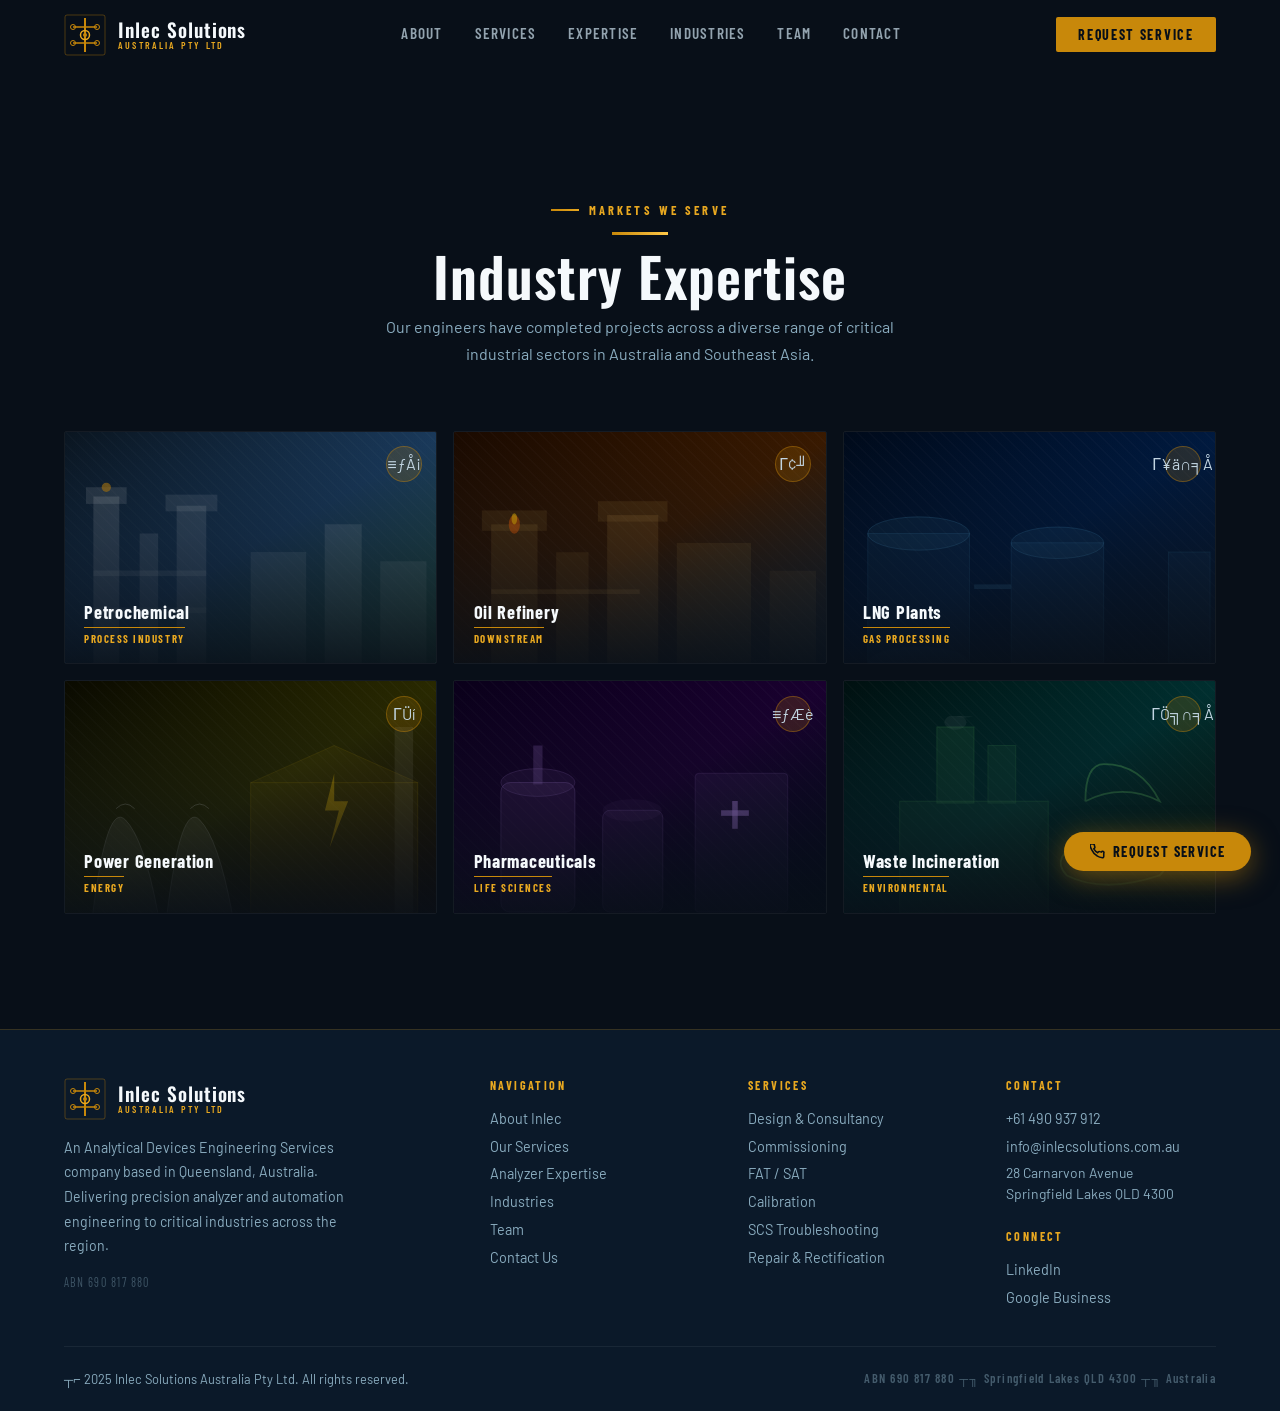
<file: docs/industries.html>
﻿<!DOCTYPE html>
<html lang="en">
<head>
<meta charset="UTF-8">
<meta name="viewport" content="width=device-width, initial-scale=1.0">
<title>Inlec Solutions Australia | Analytical & Automation Engineering</title>
<meta name="description" content="Inlec Solutions Australia Pty Ltd ΓÇô Analytical Devices Engineering Services in Queensland, Australia. 60+ years combined experience. ABN 690 817 880.">
<meta property="og:title" content="Inlec Solutions Australia | Analytical & Automation Engineering">
<meta property="og:description" content="Precision analytical device engineering services for petrochemical, refinery, LNG, and power industries.">
<link rel="preconnect" href="https://fonts.googleapis.com">
<link href="https://fonts.googleapis.com/css2?family=Oswald:wght@300;400;500;600;700&family=Barlow:wght@300;400;500;600&family=Barlow+Condensed:wght@400;600;700&display=swap" rel="stylesheet">

<link rel="stylesheet" href="styles.css">

</head>
<body>

<!-- ΓòÉΓòÉ NAV ΓòÉΓòÉ -->
<nav id="nav">
  <a href="index.html" class="logo-wrap">
    <!-- Logo mark: stylised "I" circuit-board -->
    <svg class="logo-icon" viewBox="0 0 42 42" fill="none" xmlns="http://www.w3.org/2000/svg">
      <rect x="1" y="1" width="40" height="40" rx="2" fill="none" stroke="rgba(200,136,10,.35)" stroke-width="1"/>
      <line x1="21" y1="4" x2="21" y2="38" stroke="#c8880a" stroke-width="2"/>
      <line x1="9" y1="13" x2="33" y2="13" stroke="#c8880a" stroke-width="1.5"/>
      <line x1="9" y1="29" x2="33" y2="29" stroke="#c8880a" stroke-width="1.5"/>
      <circle cx="21" cy="21" r="4.5" fill="none" stroke="#e8a820" stroke-width="1.5"/>
      <circle cx="21" cy="21" r="2" fill="#c8880a"/>
      <circle cx="9" cy="13" r="2.5" fill="none" stroke="#c8880a" stroke-width="1"/>
      <circle cx="33" cy="13" r="2.5" fill="none" stroke="#c8880a" stroke-width="1"/>
      <circle cx="9" cy="29" r="2.5" fill="none" stroke="#c8880a" stroke-width="1"/>
      <circle cx="33" cy="29" r="2.5" fill="none" stroke="#c8880a" stroke-width="1"/>
    </svg>
    <div class="logo-text-block">
      <span class="logo-main">Inlec Solutions</span>
      <span class="logo-sub">Australia Pty Ltd</span>
    </div>
  </a>
  <div class="nav-links">
    <a href="about.html">About</a>
    <a href="services.html">Services</a>
    <a href="expertise.html">Expertise</a>
    <a href="industries.html">Industries</a>
    <a href="team.html">Team</a>
    <a href="contact.html">Contact</a>
  </div>
  <a href="contact.html" class="nav-btn">Request Service</a>
  <div class="burger" id="burger" onclick="toggleMenu()">
    <span></span><span></span><span></span>
  </div>
</nav>

<!-- ΓòÉΓòÉ MOBILE MENU ΓòÉΓòÉ -->
<div id="mob-menu">
  <a href="about.html"      onclick="closeMenu()">About</a>
  <a href="services.html"   onclick="closeMenu()">Services</a>
  <a href="expertise.html"  onclick="closeMenu()">Expertise</a>
  <a href="industries.html" onclick="closeMenu()">Industries</a>
  <a href="team.html"       onclick="closeMenu()">Team</a>
  <a href="contact.html"    onclick="closeMenu()">Contact</a>
</div>

<!-- ΓòÉΓòÉ HERO ΓòÉΓòÉ -->

<div style="padding-top: 80px;"></div>
<section id="industries" class="section">
  <div class="wrap">
    <div class="sec-head r" style="text-align:center">
      <div class="eyebrow" style="justify-content:center">Markets We Serve</div>
      <span class="rule" style="margin:0 auto .8rem"></span>
      <h2 style="font-size:clamp(2rem,4.5vw,3.4rem);color:var(--white)">Industry Expertise</h2>
      <p style="max-width:520px;margin:.5rem auto 0;color:var(--fog);line-height:1.7">
        Our engineers have completed projects across a diverse range of critical industrial sectors in Australia and Southeast Asia.
      </p>
    </div>
    <div class="ind-grid r">
      <!-- Petrochemical -->
      <div class="ind-card ind-petrochem">
        <div class="ind-art">
          <!-- Towers in CSS -->
          <svg style="position:absolute;bottom:0;left:0;right:0;width:100%;height:80%" viewBox="0 0 400 200" preserveAspectRatio="xMidYMax meet">
            <rect x="30" y="20" width="28" height="180" fill="rgba(255,255,255,.15)"/>
            <rect x="22" y="10" width="44" height="18" fill="rgba(255,255,255,.12)"/>
            <rect x="80" y="60" width="20" height="140" fill="rgba(255,255,255,.12)"/>
            <rect x="120" y="30" width="32" height="170" fill="rgba(255,255,255,.13)"/>
            <rect x="108" y="18" width="56" height="18" fill="rgba(255,255,255,.1)"/>
            <rect x="30" y="100" width="122" height="6" fill="rgba(255,255,255,.1)"/>
            <rect x="30" y="140" width="122" height="6" fill="rgba(255,255,255,.08)"/>
            <rect x="200" y="80" width="60" height="120" fill="rgba(255,255,255,.1)"/>
            <rect x="280" y="50" width="40" height="150" fill="rgba(255,255,255,.12)"/>
            <rect x="340" y="90" width="50" height="110" fill="rgba(255,255,255,.1)"/>
            <circle cx="44" cy="10" r="5" fill="rgba(200,136,10,.6)"/>
          </svg>
        </div>
        <div class="ind-pattern"></div>
        <div class="ind-over"></div>
        <div class="ind-icon">≡ƒÅ¡</div>
        <div class="ind-content">
          <div class="ind-name">Petrochemical</div>
          <div class="ind-sub">Process Industry</div>
        </div>
      </div>
      <!-- Refinery -->
      <div class="ind-card ind-refinery">
        <div class="ind-art">
          <svg style="position:absolute;bottom:0;left:0;right:0;width:100%;height:85%" viewBox="0 0 400 200" preserveAspectRatio="xMidYMax meet">
            <rect x="40" y="50" width="50" height="150" fill="rgba(255,200,100,.12)"/>
            <rect x="30" y="35" width="70" height="22" fill="rgba(255,200,100,.1)"/>
            <rect x="110" y="80" width="35" height="120" fill="rgba(255,200,100,.1)"/>
            <rect x="165" y="40" width="55" height="160" fill="rgba(255,200,100,.14)"/>
            <rect x="155" y="25" width="75" height="22" fill="rgba(255,200,100,.1)"/>
            <rect x="240" y="70" width="80" height="130" fill="rgba(255,200,100,.1)"/>
            <rect x="340" y="100" width="50" height="100" fill="rgba(255,200,100,.08)"/>
            <rect x="40" y="120" width="160" height="5" fill="rgba(255,200,100,.15)"/>
            <!-- flame -->
            <ellipse cx="65" cy="50" rx="6" ry="10" fill="rgba(255,100,0,.5)"/>
            <ellipse cx="65" cy="44" rx="3" ry="6" fill="rgba(255,200,0,.6)"/>
          </svg>
        </div>
        <div class="ind-pattern"></div>
        <div class="ind-over"></div>
        <div class="ind-icon">Γ¢╜</div>
        <div class="ind-content">
          <div class="ind-name">Oil Refinery</div>
          <div class="ind-sub">Downstream</div>
        </div>
      </div>
      <!-- LNG -->
      <div class="ind-card ind-lng">
        <div class="ind-art">
          <svg style="position:absolute;bottom:0;left:0;right:0;width:100%;height:80%" viewBox="0 0 400 200" preserveAspectRatio="xMidYMax meet">
            <!-- LNG storage tanks (cylinders in 2D) -->
            <ellipse cx="80" cy="60" rx="55" ry="18" fill="rgba(100,200,255,.08)" stroke="rgba(100,200,255,.2)" stroke-width="1"/>
            <rect x="25" y="60" width="110" height="140" fill="rgba(100,200,255,.07)" stroke="rgba(100,200,255,.15)" stroke-width="1"/>
            <ellipse cx="80" cy="200" rx="55" ry="18" fill="rgba(100,200,255,.05)"/>
            <ellipse cx="230" cy="70" rx="50" ry="17" fill="rgba(100,200,255,.08)" stroke="rgba(100,200,255,.2)" stroke-width="1"/>
            <rect x="180" y="70" width="100" height="130" fill="rgba(100,200,255,.07)" stroke="rgba(100,200,255,.15)" stroke-width="1"/>
            <rect x="140" y="115" width="40" height="5" fill="rgba(100,200,255,.2)"/>
            <rect x="350" y="80" width="45" height="120" fill="rgba(100,200,255,.06)" stroke="rgba(100,200,255,.12)" stroke-width="1"/>
          </svg>
        </div>
        <div class="ind-pattern"></div>
        <div class="ind-over"></div>
        <div class="ind-icon">Γ¥ä∩╕Å</div>
        <div class="ind-content">
          <div class="ind-name">LNG Plants</div>
          <div class="ind-sub">Gas Processing</div>
        </div>
      </div>
      <!-- Power -->
      <div class="ind-card ind-power">
        <div class="ind-art">
          <svg style="position:absolute;bottom:0;left:0;right:0;width:100%;height:85%" viewBox="0 0 400 200" preserveAspectRatio="xMidYMax meet">
            <!-- cooling towers -->
            <path d="M30,200 Q45,80 65,100 Q85,120 100,200" fill="rgba(255,255,255,.1)" stroke="rgba(255,255,255,.2)" stroke-width="1"/>
            <path d="M110,200 Q125,80 145,100 Q165,120 180,200" fill="rgba(255,255,255,.1)" stroke="rgba(255,255,255,.2)" stroke-width="1"/>
            <path d="M55,88 Q65,78 75,88" fill="none" stroke="rgba(255,255,255,.25)" stroke-width="1"/>
            <path d="M135,88 Q145,78 155,88" fill="none" stroke="rgba(255,255,255,.25)" stroke-width="1"/>
            <!-- turbine hall -->
            <rect x="200" y="60" width="180" height="140" fill="rgba(255,200,0,.08)" stroke="rgba(255,200,0,.15)" stroke-width="1"/>
            <path d="M200,60 L290,20 L380,60" fill="rgba(255,200,0,.06)" stroke="rgba(255,200,0,.12)" stroke-width="1"/>
            <!-- chimney -->
            <rect x="355" y="0" width="20" height="200" fill="rgba(255,255,255,.08)"/>
            <!-- lightning bolt -->
            <path d="M290,50 L280,90 L295,90 L285,130 L305,80 L290,80 Z" fill="rgba(255,200,0,.4)"/>
          </svg>
        </div>
        <div class="ind-pattern"></div>
        <div class="ind-over"></div>
        <div class="ind-icon">ΓÜí</div>
        <div class="ind-content">
          <div class="ind-name">Power Generation</div>
          <div class="ind-sub">Energy</div>
        </div>
      </div>
      <!-- Pharma -->
      <div class="ind-card ind-pharma">
        <div class="ind-art">
          <svg style="position:absolute;bottom:0;left:0;right:0;width:100%;height:80%" viewBox="0 0 400 200" preserveAspectRatio="xMidYMax meet">
            <!-- bioreactors / vessels -->
            <rect x="50" y="60" width="80" height="140" rx="10" fill="rgba(200,150,255,.1)" stroke="rgba(200,150,255,.25)" stroke-width="1"/>
            <ellipse cx="90" cy="60" rx="40" ry="15" fill="rgba(200,150,255,.08)" stroke="rgba(200,150,255,.2)" stroke-width="1"/>
            <rect x="85" y="20" width="10" height="42" fill="rgba(200,150,255,.2)"/>
            <rect x="160" y="90" width="65" height="110" rx="8" fill="rgba(200,150,255,.08)" stroke="rgba(200,150,255,.2)" stroke-width="1"/>
            <ellipse cx="192" cy="90" rx="32" ry="12" fill="rgba(200,150,255,.06)"/>
            <rect x="260" y="50" width="100" height="150" rx="4" fill="rgba(200,150,255,.07)" stroke="rgba(200,150,255,.15)" stroke-width="1"/>
            <!-- cross symbol -->
            <rect x="300" y="80" width="6" height="30" fill="rgba(200,150,255,.5)"/>
            <rect x="288" y="90" width="30" height="6" fill="rgba(200,150,255,.5)"/>
          </svg>
        </div>
        <div class="ind-pattern"></div>
        <div class="ind-over"></div>
        <div class="ind-icon">≡ƒÆè</div>
        <div class="ind-content">
          <div class="ind-name">Pharmaceuticals</div>
          <div class="ind-sub">Life Sciences</div>
        </div>
      </div>
      <!-- Waste incineration -->
      <div class="ind-card ind-waste">
        <div class="ind-art">
          <svg style="position:absolute;bottom:0;left:0;right:0;width:100%;height:85%" viewBox="0 0 400 200" preserveAspectRatio="xMidYMax meet">
            <rect x="60" y="80" width="160" height="120" fill="rgba(100,200,100,.08)" stroke="rgba(100,200,100,.2)" stroke-width="1"/>
            <rect x="100" y="0" width="40" height="82" fill="rgba(100,200,100,.1)" stroke="rgba(100,200,100,.18)" stroke-width="1"/>
            <rect x="155" y="20" width="30" height="62" fill="rgba(100,200,100,.08)" stroke="rgba(100,200,100,.15)" stroke-width="1"/>
            <!-- smoke -->
            <ellipse cx="120" cy="-5" rx="12" ry="8" fill="rgba(255,255,255,.06)"/>
            <ellipse cx="130" cy="-20" rx="16" ry="10" fill="rgba(255,255,255,.04)"/>
            <!-- recycling arrows -->
            <path d="M260,80 Q300,60 340,80 Q320,40 280,40 Q260,40 260,80" fill="none" stroke="rgba(100,200,100,.4)" stroke-width="2"/>
            <path d="M260,120 Q220,140 240,160 Q280,180 340,160 Q360,140 340,120" fill="none" stroke="rgba(100,200,100,.3)" stroke-width="2"/>
          </svg>
        </div>
        <div class="ind-pattern"></div>
        <div class="ind-over"></div>
        <div class="ind-icon">ΓÖ╗∩╕Å</div>
        <div class="ind-content">
          <div class="ind-name">Waste Incineration</div>
          <div class="ind-sub">Environmental</div>
        </div>
      </div>
    </div>
  </div>
</section>
<footer>
  <div class="footer-wrap">
    <div class="footer-top">
      <div class="footer-brand">
        <div class="logo-wrap">
          <svg class="logo-icon" viewBox="0 0 42 42" fill="none" xmlns="http://www.w3.org/2000/svg">
            <rect x="1" y="1" width="40" height="40" rx="2" fill="none" stroke="rgba(200,136,10,.35)" stroke-width="1"/>
            <line x1="21" y1="4" x2="21" y2="38" stroke="#c8880a" stroke-width="2"/>
            <line x1="9" y1="13" x2="33" y2="13" stroke="#c8880a" stroke-width="1.5"/>
            <line x1="9" y1="29" x2="33" y2="29" stroke="#c8880a" stroke-width="1.5"/>
            <circle cx="21" cy="21" r="4.5" fill="none" stroke="#e8a820" stroke-width="1.5"/>
            <circle cx="21" cy="21" r="2" fill="#c8880a"/>
            <circle cx="9" cy="13" r="2.5" fill="none" stroke="#c8880a" stroke-width="1"/>
            <circle cx="33" cy="13" r="2.5" fill="none" stroke="#c8880a" stroke-width="1"/>
            <circle cx="9" cy="29" r="2.5" fill="none" stroke="#c8880a" stroke-width="1"/>
            <circle cx="33" cy="29" r="2.5" fill="none" stroke="#c8880a" stroke-width="1"/>
          </svg>
          <div class="logo-text-block">
            <span class="logo-main">Inlec Solutions</span>
            <span class="logo-sub">Australia Pty Ltd</span>
          </div>
        </div>
        <p>An Analytical Devices Engineering Services company based in Queensland, Australia. Delivering precision analyzer and automation engineering to critical industries across the region.</p>
        <p style="margin-top:.8rem;font-family:'Barlow Condensed',sans-serif;font-size:.76rem;letter-spacing:.12em;color:rgba(138,172,191,.4)">ABN 690 817 880</p>
      </div>
      <div class="footer-col">
        <h5>Navigation</h5>
        <ul>
          <li><a href="about.html">About Inlec</a></li>
          <li><a href="services.html">Our Services</a></li>
          <li><a href="expertise.html">Analyzer Expertise</a></li>
          <li><a href="industries.html">Industries</a></li>
          <li><a href="team.html">Team</a></li>
          <li><a href="contact.html">Contact Us</a></li>
        </ul>
      </div>
      <div class="footer-col">
        <h5>Services</h5>
        <ul>
          <li><a href="services.html">Design &amp; Consultancy</a></li>
          <li><a href="services.html">Commissioning</a></li>
          <li><a href="services.html">FAT / SAT</a></li>
          <li><a href="services.html">Calibration</a></li>
          <li><a href="services.html">SCS Troubleshooting</a></li>
          <li><a href="services.html">Repair &amp; Rectification</a></li>
        </ul>
      </div>
      <div class="footer-col">
        <h5>Contact</h5>
        <ul>
          <li><a href="tel:+61490937912">+61 490 937 912</a></li>
          <li><a href="mailto:info@inlecsolutions.com.au">info@inlecsolutions.com.au</a></li>
          <li style="color:var(--fog);font-size:.87rem;line-height:1.5">28 Carnarvon Avenue<br>Springfield Lakes QLD 4300</li>
        </ul>
        <h5 style="margin-top:1.5rem">Connect</h5>
        <ul>
          <li><a href="#" target="_blank">LinkedIn</a></li>
          <li><a href="#" target="_blank">Google Business</a></li>
        </ul>
      </div>
    </div>
    <div class="footer-bottom">
      <span>┬⌐ 2025 Inlec Solutions Australia Pty Ltd. All rights reserved.</span>
      <span class="footer-abn">ABN 690 817 880 ┬╖ Springfield Lakes QLD 4300 ┬╖ Australia</span>
    </div>
  </div>
</footer>

<!-- ΓòÉΓòÉ FLOATING CTA ΓòÉΓòÉ -->
<a href="contact.html" class="float-btn" id="floatBtn">
  <svg width="15" height="15" viewBox="0 0 24 24" fill="none" stroke="currentColor" stroke-width="2.5"><path d="M22 16.92v3a2 2 0 01-2.18 2 19.79 19.79 0 01-8.63-3.07A19.5 19.5 0 013.07 9.81 19.79 19.79 0 01.02 1.18 2 2 0 012 0h3a2 2 0 012 1.72c.127.96.361 1.903.7 2.81a2 2 0 01-.45 2.11L6.09 7.91a16 16 0 006 6l1.27-1.27a2 2 0 012.11-.45c.907.339 1.85.573 2.81.7A2 2 0 0122 14.92z"/></svg>
  Request Service
</a>

<script src="script.js"></script>

</body>
</html>
</file>
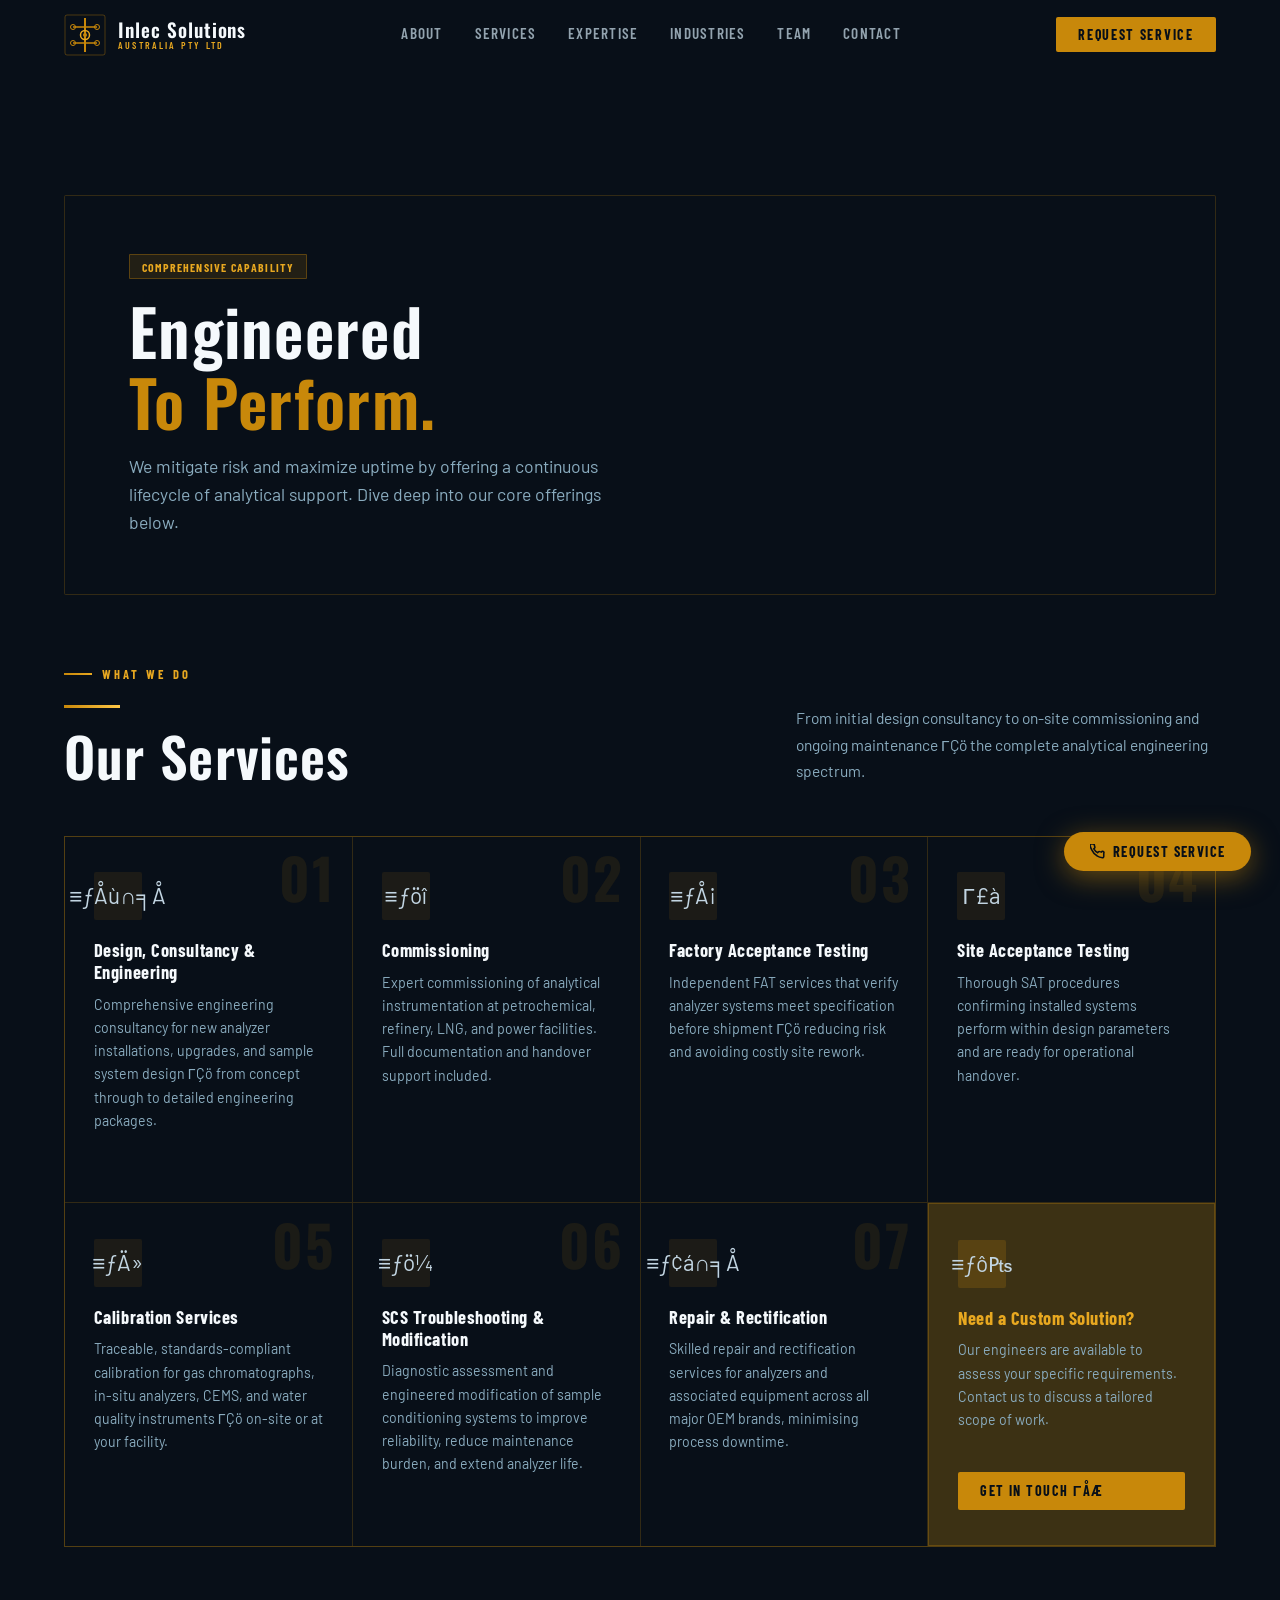
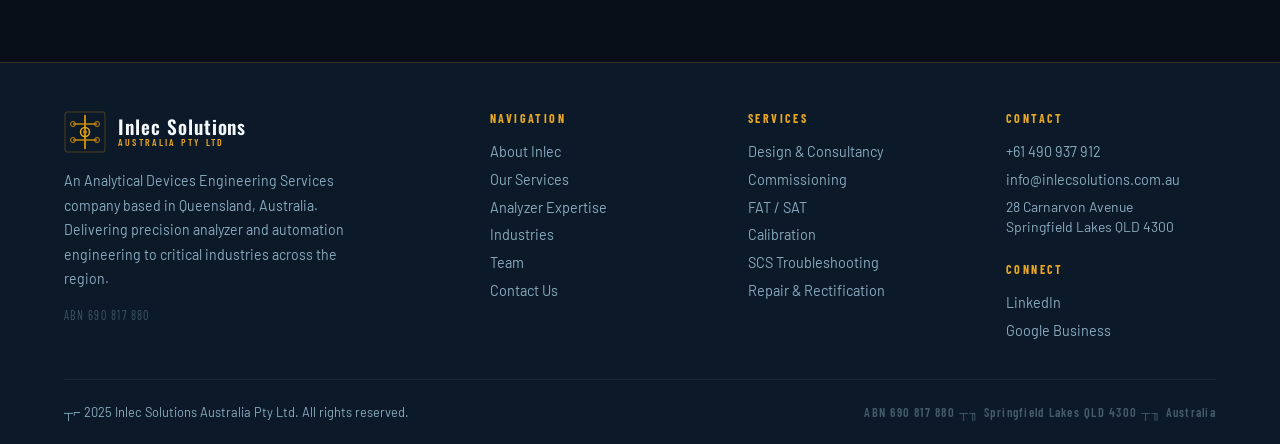
<file: docs/services.html>
﻿<!DOCTYPE html>
<html lang="en">
<head>
<meta charset="UTF-8">
<meta name="viewport" content="width=device-width, initial-scale=1.0">
<title>Inlec Solutions Australia | Analytical & Automation Engineering</title>
<meta name="description" content="Inlec Solutions Australia Pty Ltd ΓÇô Analytical Devices Engineering Services in Queensland, Australia. 60+ years combined experience. ABN 690 817 880.">
<meta property="og:title" content="Inlec Solutions Australia | Analytical & Automation Engineering">
<meta property="og:description" content="Precision analytical device engineering services for petrochemical, refinery, LNG, and power industries.">
<link rel="preconnect" href="https://fonts.googleapis.com">
<link href="https://fonts.googleapis.com/css2?family=Oswald:wght@300;400;500;600;700&family=Barlow:wght@300;400;500;600&family=Barlow+Condensed:wght@400;600;700&display=swap" rel="stylesheet">

<link rel="stylesheet" href="styles.css">

</head>
<body>

<!-- ΓòÉΓòÉ NAV ΓòÉΓòÉ -->
<nav id="nav">
  <a href="index.html" class="logo-wrap">
    <!-- Logo mark: stylised "I" circuit-board -->
    <svg class="logo-icon" viewBox="0 0 42 42" fill="none" xmlns="http://www.w3.org/2000/svg">
      <rect x="1" y="1" width="40" height="40" rx="2" fill="none" stroke="rgba(200,136,10,.35)" stroke-width="1"/>
      <line x1="21" y1="4" x2="21" y2="38" stroke="#c8880a" stroke-width="2"/>
      <line x1="9" y1="13" x2="33" y2="13" stroke="#c8880a" stroke-width="1.5"/>
      <line x1="9" y1="29" x2="33" y2="29" stroke="#c8880a" stroke-width="1.5"/>
      <circle cx="21" cy="21" r="4.5" fill="none" stroke="#e8a820" stroke-width="1.5"/>
      <circle cx="21" cy="21" r="2" fill="#c8880a"/>
      <circle cx="9" cy="13" r="2.5" fill="none" stroke="#c8880a" stroke-width="1"/>
      <circle cx="33" cy="13" r="2.5" fill="none" stroke="#c8880a" stroke-width="1"/>
      <circle cx="9" cy="29" r="2.5" fill="none" stroke="#c8880a" stroke-width="1"/>
      <circle cx="33" cy="29" r="2.5" fill="none" stroke="#c8880a" stroke-width="1"/>
    </svg>
    <div class="logo-text-block">
      <span class="logo-main">Inlec Solutions</span>
      <span class="logo-sub">Australia Pty Ltd</span>
    </div>
  </a>
  <div class="nav-links">
    <a href="about.html">About</a>
    <a href="services.html">Services</a>
    <a href="expertise.html">Expertise</a>
    <a href="industries.html">Industries</a>
    <a href="team.html">Team</a>
    <a href="contact.html">Contact</a>
  </div>
  <a href="contact.html" class="nav-btn">Request Service</a>
  <div class="burger" id="burger" onclick="toggleMenu()">
    <span></span><span></span><span></span>
  </div>
</nav>

<!-- ΓòÉΓòÉ MOBILE MENU ΓòÉΓòÉ -->
<div id="mob-menu">
  <a href="about.html"      onclick="closeMenu()">About</a>
  <a href="services.html"   onclick="closeMenu()">Services</a>
  <a href="expertise.html"  onclick="closeMenu()">Expertise</a>
  <a href="industries.html" onclick="closeMenu()">Industries</a>
  <a href="team.html"       onclick="closeMenu()">Team</a>
  <a href="contact.html"    onclick="closeMenu()">Contact</a>
</div>

<!-- ΓòÉΓòÉ HERO ΓòÉΓòÉ -->

<div style="padding-top: 80px;"></div>
<section id="services" class="section">
  <div class="wrap">
    
<div class="wrap" style="margin-bottom:4rem">
  <!-- Dynamic Image Placeholder -->
  <div style="width:100%;height:400px;background:url('https://images.unsplash.com/photo-1581092580497-e0d23cbdf1dc?auto=format&fit=crop&q=80&w=1600') center/cover;position:relative;border-radius:2px;overflow:hidden;border:1px solid var(--border)">
    <div style="position:absolute;inset:0;background:linear-gradient(to right, rgba(8,15,24,0.95) 0%, rgba(8,15,24,0.4) 100%)"></div>
    <div style="position:absolute;top:50%;transform:translateY(-50%);left:clamp(2rem,5vw,5rem);max-width:500px">
       <span class="pill" style="margin-bottom:1rem">Comprehensive Capability</span>
       <h2 style="font-family:'Oswald';font-size:clamp(2.5rem,5vw,4rem);color:var(--white);line-height:1.1;margin-bottom:1rem">Engineered<br><span style="color:var(--gold)">To Perform.</span></h2>
       <p style="color:var(--fog);font-size:1.1rem;line-height:1.6">We mitigate risk and maximize uptime by offering a continuous lifecycle of analytical support. Dive deep into our core offerings below.</p>
    </div>
  </div>
</div>

<div class="services-header r">
      <div>
        <div class="eyebrow">What We Do</div>
        <span class="rule"></span>
        <h2>Our Services</h2>
      </div>
      <p style="max-width:420px;color:var(--fog);line-height:1.7;font-size:.97rem;align-self:flex-end">
        From initial design consultancy to on-site commissioning and ongoing maintenance ΓÇö the complete analytical engineering spectrum.
      </p>
    </div>
    <div class="services-grid r">
      <div class="svc-card">
        <span class="svc-n">01</span>
        <div class="svc-ico">≡ƒÅù∩╕Å</div>
        <div class="svc-title">Design, Consultancy & Engineering</div>
        <p class="svc-desc">Comprehensive engineering consultancy for new analyzer installations, upgrades, and sample system design ΓÇö from concept through to detailed engineering packages.</p>
        <span class="svc-more">Enquire ΓåÆ</span>
      </div>
      <div class="svc-card">
        <span class="svc-n">02</span>
        <div class="svc-ico">≡ƒöî</div>
        <div class="svc-title">Commissioning</div>
        <p class="svc-desc">Expert commissioning of analytical instrumentation at petrochemical, refinery, LNG, and power facilities. Full documentation and handover support included.</p>
        <span class="svc-more">Enquire ΓåÆ</span>
      </div>
      <div class="svc-card">
        <span class="svc-n">03</span>
        <div class="svc-ico">≡ƒÅ¡</div>
        <div class="svc-title">Factory Acceptance Testing</div>
        <p class="svc-desc">Independent FAT services that verify analyzer systems meet specification before shipment ΓÇö reducing risk and avoiding costly site rework.</p>
        <span class="svc-more">Enquire ΓåÆ</span>
      </div>
      <div class="svc-card">
        <span class="svc-n">04</span>
        <div class="svc-ico">Γ£à</div>
        <div class="svc-title">Site Acceptance Testing</div>
        <p class="svc-desc">Thorough SAT procedures confirming installed systems perform within design parameters and are ready for operational handover.</p>
        <span class="svc-more">Enquire ΓåÆ</span>
      </div>
      <div class="svc-card">
        <span class="svc-n">05</span>
        <div class="svc-ico">≡ƒÄ»</div>
        <div class="svc-title">Calibration Services</div>
        <p class="svc-desc">Traceable, standards-compliant calibration for gas chromatographs, in-situ analyzers, CEMS, and water quality instruments ΓÇö on-site or at your facility.</p>
        <span class="svc-more">Enquire ΓåÆ</span>
      </div>
      <div class="svc-card">
        <span class="svc-n">06</span>
        <div class="svc-ico">≡ƒö¼</div>
        <div class="svc-title">SCS Troubleshooting & Modification</div>
        <p class="svc-desc">Diagnostic assessment and engineered modification of sample conditioning systems to improve reliability, reduce maintenance burden, and extend analyzer life.</p>
        <span class="svc-more">Enquire ΓåÆ</span>
      </div>
      <div class="svc-card">
        <span class="svc-n">07</span>
        <div class="svc-ico">≡ƒ¢á∩╕Å</div>
        <div class="svc-title">Repair & Rectification</div>
        <p class="svc-desc">Skilled repair and rectification services for analyzers and associated equipment across all major OEM brands, minimising process downtime.</p>
        <span class="svc-more">Enquire ΓåÆ</span>
      </div>
      <div class="svc-card svc-cta-card">
        <div class="svc-ico" style="background:rgba(200,136,10,.2)">≡ƒô₧</div>
        <div class="svc-title" style="color:var(--gold2)">Need a Custom Solution?</div>
        <p class="svc-desc" style="color:var(--fog)">Our engineers are available to assess your specific requirements. Contact us to discuss a tailored scope of work.</p>
        <a href="contact.html" class="btn-fill" style="margin-top:1.2rem;font-size:.88rem;padding:.65rem 1.4rem">Get in Touch ΓåÆ</a>
      </div>
    </div>
  </div>
</section>
<footer>
  <div class="footer-wrap">
    <div class="footer-top">
      <div class="footer-brand">
        <div class="logo-wrap">
          <svg class="logo-icon" viewBox="0 0 42 42" fill="none" xmlns="http://www.w3.org/2000/svg">
            <rect x="1" y="1" width="40" height="40" rx="2" fill="none" stroke="rgba(200,136,10,.35)" stroke-width="1"/>
            <line x1="21" y1="4" x2="21" y2="38" stroke="#c8880a" stroke-width="2"/>
            <line x1="9" y1="13" x2="33" y2="13" stroke="#c8880a" stroke-width="1.5"/>
            <line x1="9" y1="29" x2="33" y2="29" stroke="#c8880a" stroke-width="1.5"/>
            <circle cx="21" cy="21" r="4.5" fill="none" stroke="#e8a820" stroke-width="1.5"/>
            <circle cx="21" cy="21" r="2" fill="#c8880a"/>
            <circle cx="9" cy="13" r="2.5" fill="none" stroke="#c8880a" stroke-width="1"/>
            <circle cx="33" cy="13" r="2.5" fill="none" stroke="#c8880a" stroke-width="1"/>
            <circle cx="9" cy="29" r="2.5" fill="none" stroke="#c8880a" stroke-width="1"/>
            <circle cx="33" cy="29" r="2.5" fill="none" stroke="#c8880a" stroke-width="1"/>
          </svg>
          <div class="logo-text-block">
            <span class="logo-main">Inlec Solutions</span>
            <span class="logo-sub">Australia Pty Ltd</span>
          </div>
        </div>
        <p>An Analytical Devices Engineering Services company based in Queensland, Australia. Delivering precision analyzer and automation engineering to critical industries across the region.</p>
        <p style="margin-top:.8rem;font-family:'Barlow Condensed',sans-serif;font-size:.76rem;letter-spacing:.12em;color:rgba(138,172,191,.4)">ABN 690 817 880</p>
      </div>
      <div class="footer-col">
        <h5>Navigation</h5>
        <ul>
          <li><a href="about.html">About Inlec</a></li>
          <li><a href="services.html">Our Services</a></li>
          <li><a href="expertise.html">Analyzer Expertise</a></li>
          <li><a href="industries.html">Industries</a></li>
          <li><a href="team.html">Team</a></li>
          <li><a href="contact.html">Contact Us</a></li>
        </ul>
      </div>
      <div class="footer-col">
        <h5>Services</h5>
        <ul>
          <li><a href="services.html">Design &amp; Consultancy</a></li>
          <li><a href="services.html">Commissioning</a></li>
          <li><a href="services.html">FAT / SAT</a></li>
          <li><a href="services.html">Calibration</a></li>
          <li><a href="services.html">SCS Troubleshooting</a></li>
          <li><a href="services.html">Repair &amp; Rectification</a></li>
        </ul>
      </div>
      <div class="footer-col">
        <h5>Contact</h5>
        <ul>
          <li><a href="tel:+61490937912">+61 490 937 912</a></li>
          <li><a href="mailto:info@inlecsolutions.com.au">info@inlecsolutions.com.au</a></li>
          <li style="color:var(--fog);font-size:.87rem;line-height:1.5">28 Carnarvon Avenue<br>Springfield Lakes QLD 4300</li>
        </ul>
        <h5 style="margin-top:1.5rem">Connect</h5>
        <ul>
          <li><a href="#" target="_blank">LinkedIn</a></li>
          <li><a href="#" target="_blank">Google Business</a></li>
        </ul>
      </div>
    </div>
    <div class="footer-bottom">
      <span>┬⌐ 2025 Inlec Solutions Australia Pty Ltd. All rights reserved.</span>
      <span class="footer-abn">ABN 690 817 880 ┬╖ Springfield Lakes QLD 4300 ┬╖ Australia</span>
    </div>
  </div>
</footer>

<!-- ΓòÉΓòÉ FLOATING CTA ΓòÉΓòÉ -->
<a href="contact.html" class="float-btn" id="floatBtn">
  <svg width="15" height="15" viewBox="0 0 24 24" fill="none" stroke="currentColor" stroke-width="2.5"><path d="M22 16.92v3a2 2 0 01-2.18 2 19.79 19.79 0 01-8.63-3.07A19.5 19.5 0 013.07 9.81 19.79 19.79 0 01.02 1.18 2 2 0 012 0h3a2 2 0 012 1.72c.127.96.361 1.903.7 2.81a2 2 0 01-.45 2.11L6.09 7.91a16 16 0 006 6l1.27-1.27a2 2 0 012.11-.45c.907.339 1.85.573 2.81.7A2 2 0 0122 14.92z"/></svg>
  Request Service
</a>

<script src="script.js"></script>

</body>
</html>
</file>
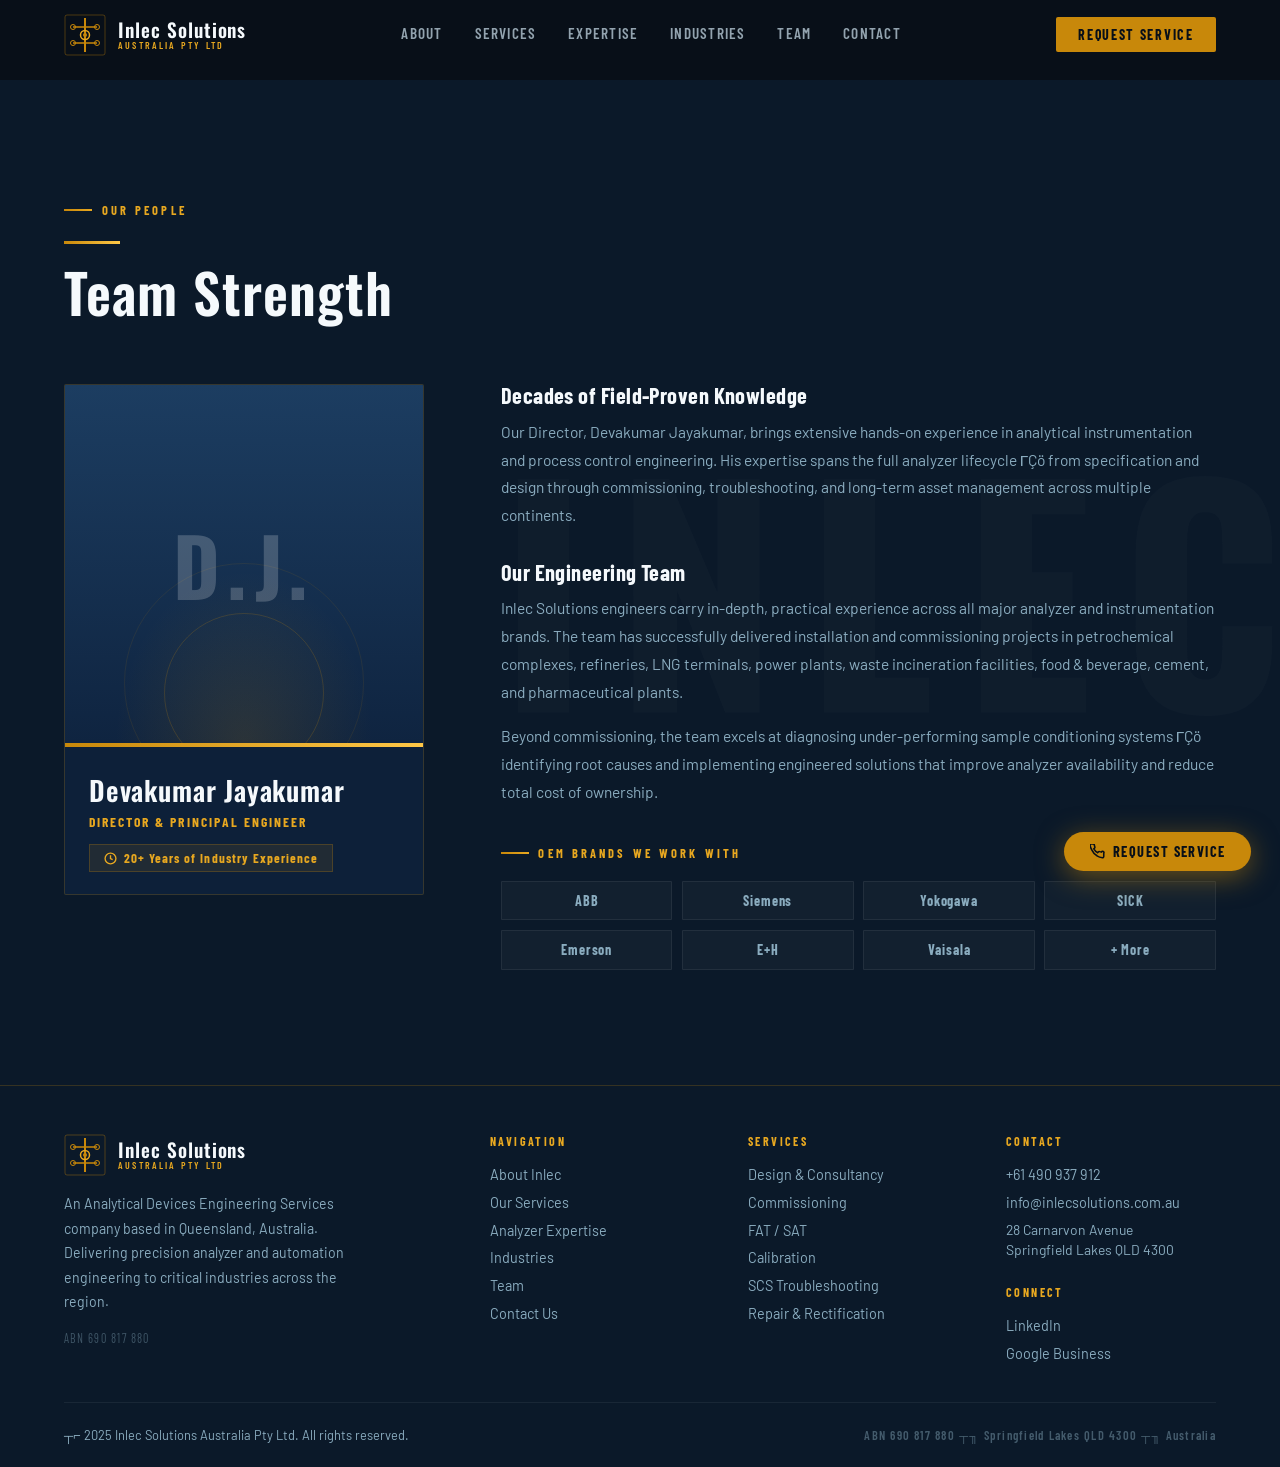
<file: docs/team.html>
﻿<!DOCTYPE html>
<html lang="en">
<head>
<meta charset="UTF-8">
<meta name="viewport" content="width=device-width, initial-scale=1.0">
<title>Inlec Solutions Australia | Analytical & Automation Engineering</title>
<meta name="description" content="Inlec Solutions Australia Pty Ltd ΓÇô Analytical Devices Engineering Services in Queensland, Australia. 60+ years combined experience. ABN 690 817 880.">
<meta property="og:title" content="Inlec Solutions Australia | Analytical & Automation Engineering">
<meta property="og:description" content="Precision analytical device engineering services for petrochemical, refinery, LNG, and power industries.">
<link rel="preconnect" href="https://fonts.googleapis.com">
<link href="https://fonts.googleapis.com/css2?family=Oswald:wght@300;400;500;600;700&family=Barlow:wght@300;400;500;600&family=Barlow+Condensed:wght@400;600;700&display=swap" rel="stylesheet">

<link rel="stylesheet" href="styles.css">

</head>
<body>

<!-- ΓòÉΓòÉ NAV ΓòÉΓòÉ -->
<nav id="nav">
  <a href="index.html" class="logo-wrap">
    <!-- Logo mark: stylised "I" circuit-board -->
    <svg class="logo-icon" viewBox="0 0 42 42" fill="none" xmlns="http://www.w3.org/2000/svg">
      <rect x="1" y="1" width="40" height="40" rx="2" fill="none" stroke="rgba(200,136,10,.35)" stroke-width="1"/>
      <line x1="21" y1="4" x2="21" y2="38" stroke="#c8880a" stroke-width="2"/>
      <line x1="9" y1="13" x2="33" y2="13" stroke="#c8880a" stroke-width="1.5"/>
      <line x1="9" y1="29" x2="33" y2="29" stroke="#c8880a" stroke-width="1.5"/>
      <circle cx="21" cy="21" r="4.5" fill="none" stroke="#e8a820" stroke-width="1.5"/>
      <circle cx="21" cy="21" r="2" fill="#c8880a"/>
      <circle cx="9" cy="13" r="2.5" fill="none" stroke="#c8880a" stroke-width="1"/>
      <circle cx="33" cy="13" r="2.5" fill="none" stroke="#c8880a" stroke-width="1"/>
      <circle cx="9" cy="29" r="2.5" fill="none" stroke="#c8880a" stroke-width="1"/>
      <circle cx="33" cy="29" r="2.5" fill="none" stroke="#c8880a" stroke-width="1"/>
    </svg>
    <div class="logo-text-block">
      <span class="logo-main">Inlec Solutions</span>
      <span class="logo-sub">Australia Pty Ltd</span>
    </div>
  </a>
  <div class="nav-links">
    <a href="about.html">About</a>
    <a href="services.html">Services</a>
    <a href="expertise.html">Expertise</a>
    <a href="industries.html">Industries</a>
    <a href="team.html">Team</a>
    <a href="contact.html">Contact</a>
  </div>
  <a href="contact.html" class="nav-btn">Request Service</a>
  <div class="burger" id="burger" onclick="toggleMenu()">
    <span></span><span></span><span></span>
  </div>
</nav>

<!-- ΓòÉΓòÉ MOBILE MENU ΓòÉΓòÉ -->
<div id="mob-menu">
  <a href="about.html"      onclick="closeMenu()">About</a>
  <a href="services.html"   onclick="closeMenu()">Services</a>
  <a href="expertise.html"  onclick="closeMenu()">Expertise</a>
  <a href="industries.html" onclick="closeMenu()">Industries</a>
  <a href="team.html"       onclick="closeMenu()">Team</a>
  <a href="contact.html"    onclick="closeMenu()">Contact</a>
</div>

<!-- ΓòÉΓòÉ HERO ΓòÉΓòÉ -->

<div style="padding-top: 80px;"></div>
<section id="team" class="section">
  <div class="wrap">
    <div class="sec-head r">
      <div class="eyebrow">Our People</div>
      <span class="rule"></span>
      <h2 style="font-size:clamp(2rem,4.5vw,3.4rem);color:var(--white)">Team Strength</h2>
    </div>
    <div class="team-layout">
      <!-- Director Card -->
      <div class="rl">
        <div class="dir-card">
          <div class="dir-avatar">
            <div class="avatar-bg"></div>
            <div class="avatar-ring"></div>
            <div class="avatar-ring2"></div>
            <div class="avatar-initials">D.J.</div>
          </div>
          <div class="dir-accent"></div>
          <div class="dir-body">
            <div class="dir-name">Devakumar Jayakumar</div>
            <div class="dir-role">Director &amp; Principal Engineer</div>
            <div class="dir-exp-badge">
              <svg width="13" height="13" viewBox="0 0 24 24" fill="none" stroke="currentColor" stroke-width="2.5"><circle cx="12" cy="12" r="10"/><path d="M12 6v6l4 2"/></svg>
              20+ Years of Industry Experience
            </div>
          </div>
        </div>
      </div>
      <!-- Team copy -->
      <div class="team-right rr">
        <div>
          <h3>Decades of Field-Proven Knowledge</h3>
          <p>Our Director, Devakumar Jayakumar, brings extensive hands-on experience in analytical instrumentation and process control engineering. His expertise spans the full analyzer lifecycle ΓÇö from specification and design through commissioning, troubleshooting, and long-term asset management across multiple continents.</p>
        </div>
        <div>
          <h3>Our Engineering Team</h3>
          <p>Inlec Solutions engineers carry in-depth, practical experience across all major analyzer and instrumentation brands. The team has successfully delivered installation and commissioning projects in petrochemical complexes, refineries, LNG terminals, power plants, waste incineration facilities, food & beverage, cement, and pharmaceutical plants.</p>
          <p style="margin-top:1rem">Beyond commissioning, the team excels at diagnosing under-performing sample conditioning systems ΓÇö identifying root causes and implementing engineered solutions that improve analyzer availability and reduce total cost of ownership.</p>
        </div>
        <div>
          <div class="eyebrow" style="margin-bottom:.8rem">OEM Brands We Work With</div>
          <div class="brand-chips">
            <div class="b-chip">ABB</div>
            <div class="b-chip">Siemens</div>
            <div class="b-chip">Yokogawa</div>
            <div class="b-chip">SICK</div>
            <div class="b-chip">Emerson</div>
            <div class="b-chip">E+H</div>
            <div class="b-chip">Vaisala</div>
            <div class="b-chip">+ More</div>
          </div>
        </div>
      </div>
    </div>
  </div>
</section>
<footer>
  <div class="footer-wrap">
    <div class="footer-top">
      <div class="footer-brand">
        <div class="logo-wrap">
          <svg class="logo-icon" viewBox="0 0 42 42" fill="none" xmlns="http://www.w3.org/2000/svg">
            <rect x="1" y="1" width="40" height="40" rx="2" fill="none" stroke="rgba(200,136,10,.35)" stroke-width="1"/>
            <line x1="21" y1="4" x2="21" y2="38" stroke="#c8880a" stroke-width="2"/>
            <line x1="9" y1="13" x2="33" y2="13" stroke="#c8880a" stroke-width="1.5"/>
            <line x1="9" y1="29" x2="33" y2="29" stroke="#c8880a" stroke-width="1.5"/>
            <circle cx="21" cy="21" r="4.5" fill="none" stroke="#e8a820" stroke-width="1.5"/>
            <circle cx="21" cy="21" r="2" fill="#c8880a"/>
            <circle cx="9" cy="13" r="2.5" fill="none" stroke="#c8880a" stroke-width="1"/>
            <circle cx="33" cy="13" r="2.5" fill="none" stroke="#c8880a" stroke-width="1"/>
            <circle cx="9" cy="29" r="2.5" fill="none" stroke="#c8880a" stroke-width="1"/>
            <circle cx="33" cy="29" r="2.5" fill="none" stroke="#c8880a" stroke-width="1"/>
          </svg>
          <div class="logo-text-block">
            <span class="logo-main">Inlec Solutions</span>
            <span class="logo-sub">Australia Pty Ltd</span>
          </div>
        </div>
        <p>An Analytical Devices Engineering Services company based in Queensland, Australia. Delivering precision analyzer and automation engineering to critical industries across the region.</p>
        <p style="margin-top:.8rem;font-family:'Barlow Condensed',sans-serif;font-size:.76rem;letter-spacing:.12em;color:rgba(138,172,191,.4)">ABN 690 817 880</p>
      </div>
      <div class="footer-col">
        <h5>Navigation</h5>
        <ul>
          <li><a href="about.html">About Inlec</a></li>
          <li><a href="services.html">Our Services</a></li>
          <li><a href="expertise.html">Analyzer Expertise</a></li>
          <li><a href="industries.html">Industries</a></li>
          <li><a href="team.html">Team</a></li>
          <li><a href="contact.html">Contact Us</a></li>
        </ul>
      </div>
      <div class="footer-col">
        <h5>Services</h5>
        <ul>
          <li><a href="services.html">Design &amp; Consultancy</a></li>
          <li><a href="services.html">Commissioning</a></li>
          <li><a href="services.html">FAT / SAT</a></li>
          <li><a href="services.html">Calibration</a></li>
          <li><a href="services.html">SCS Troubleshooting</a></li>
          <li><a href="services.html">Repair &amp; Rectification</a></li>
        </ul>
      </div>
      <div class="footer-col">
        <h5>Contact</h5>
        <ul>
          <li><a href="tel:+61490937912">+61 490 937 912</a></li>
          <li><a href="mailto:info@inlecsolutions.com.au">info@inlecsolutions.com.au</a></li>
          <li style="color:var(--fog);font-size:.87rem;line-height:1.5">28 Carnarvon Avenue<br>Springfield Lakes QLD 4300</li>
        </ul>
        <h5 style="margin-top:1.5rem">Connect</h5>
        <ul>
          <li><a href="#" target="_blank">LinkedIn</a></li>
          <li><a href="#" target="_blank">Google Business</a></li>
        </ul>
      </div>
    </div>
    <div class="footer-bottom">
      <span>┬⌐ 2025 Inlec Solutions Australia Pty Ltd. All rights reserved.</span>
      <span class="footer-abn">ABN 690 817 880 ┬╖ Springfield Lakes QLD 4300 ┬╖ Australia</span>
    </div>
  </div>
</footer>

<!-- ΓòÉΓòÉ FLOATING CTA ΓòÉΓòÉ -->
<a href="contact.html" class="float-btn" id="floatBtn">
  <svg width="15" height="15" viewBox="0 0 24 24" fill="none" stroke="currentColor" stroke-width="2.5"><path d="M22 16.92v3a2 2 0 01-2.18 2 19.79 19.79 0 01-8.63-3.07A19.5 19.5 0 013.07 9.81 19.79 19.79 0 01.02 1.18 2 2 0 012 0h3a2 2 0 012 1.72c.127.96.361 1.903.7 2.81a2 2 0 01-.45 2.11L6.09 7.91a16 16 0 006 6l1.27-1.27a2 2 0 012.11-.45c.907.339 1.85.573 2.81.7A2 2 0 0122 14.92z"/></svg>
  Request Service
</a>

<script src="script.js"></script>

</body>
</html>
</file>
<file: docs/styles.css>
/* ΓòÉΓòÉΓòÉΓòÉΓòÉΓòÉΓòÉΓòÉΓòÉΓòÉΓòÉΓòÉΓòÉΓòÉΓòÉΓòÉΓòÉΓòÉΓòÉΓòÉΓòÉΓòÉΓòÉΓòÉΓòÉΓòÉΓòÉΓòÉΓòÉΓòÉΓòÉΓòÉΓòÉΓòÉΓòÉΓòÉΓòÉΓòÉΓòÉΓòÉΓòÉΓòÉ
   DESIGN TOKENS
ΓòÉΓòÉΓòÉΓòÉΓòÉΓòÉΓòÉΓòÉΓòÉΓòÉΓòÉΓòÉΓòÉΓòÉΓòÉΓòÉΓòÉΓòÉΓòÉΓòÉΓòÉΓòÉΓòÉΓòÉΓòÉΓòÉΓòÉΓòÉΓòÉΓòÉΓòÉΓòÉΓòÉΓòÉΓòÉΓòÉΓòÉΓòÉΓòÉΓòÉΓòÉΓòÉ */
:root{
  --ink:      #080f18;
  --deep:     #0b1929;
  --navy:     #0f2440;
  --steel:    #1c3d61;
  --gold:     #c8880a;
  --gold2:    #e8a820;
  --gold3:    #ffc847;
  --sky:      #1a7fa8;
  --fog:      #8aacbf;
  --ash:      #c2d5e2;
  --white:    #f5f9fc;
  --border:   rgba(200,136,10,.22);
  --border2:  rgba(255,255,255,.07);
  --card:     rgba(15,36,64,.7);
}

/* ΓòÉΓòÉΓòÉΓòÉΓòÉΓòÉΓòÉΓòÉΓòÉΓòÉΓòÉΓòÉΓòÉΓòÉΓòÉΓòÉΓòÉΓòÉΓòÉΓòÉΓòÉΓòÉΓòÉΓòÉΓòÉΓòÉΓòÉΓòÉΓòÉΓòÉΓòÉΓòÉΓòÉΓòÉΓòÉΓòÉΓòÉΓòÉΓòÉΓòÉΓòÉΓòÉ
   RESET & BASE
ΓòÉΓòÉΓòÉΓòÉΓòÉΓòÉΓòÉΓòÉΓòÉΓòÉΓòÉΓòÉΓòÉΓòÉΓòÉΓòÉΓòÉΓòÉΓòÉΓòÉΓòÉΓòÉΓòÉΓòÉΓòÉΓòÉΓòÉΓòÉΓòÉΓòÉΓòÉΓòÉΓòÉΓòÉΓòÉΓòÉΓòÉΓòÉΓòÉΓòÉΓòÉΓòÉ */
*,*::before,*::after{box-sizing:border-box;margin:0;padding:0}
html{scroll-behavior:smooth}
body{
  font-family:'Barlow',sans-serif;font-weight:400;
  background:var(--ink);color:var(--ash);
  overflow-x:hidden;
}
a{text-decoration:none;color:inherit}
ul{list-style:none}
img{max-width:100%;display:block}
button,input,select,textarea{font:inherit;outline:none}

/* ΓòÉΓòÉΓòÉΓòÉΓòÉΓòÉΓòÉΓòÉΓòÉΓòÉΓòÉΓòÉΓòÉΓòÉΓòÉΓòÉΓòÉΓòÉΓòÉΓòÉΓòÉΓòÉΓòÉΓòÉΓòÉΓòÉΓòÉΓòÉΓòÉΓòÉΓòÉΓòÉΓòÉΓòÉΓòÉΓòÉΓòÉΓòÉΓòÉΓòÉΓòÉΓòÉ
   SCROLLBAR
ΓòÉΓòÉΓòÉΓòÉΓòÉΓòÉΓòÉΓòÉΓòÉΓòÉΓòÉΓòÉΓòÉΓòÉΓòÉΓòÉΓòÉΓòÉΓòÉΓòÉΓòÉΓòÉΓòÉΓòÉΓòÉΓòÉΓòÉΓòÉΓòÉΓòÉΓòÉΓòÉΓòÉΓòÉΓòÉΓòÉΓòÉΓòÉΓòÉΓòÉΓòÉΓòÉ */
::-webkit-scrollbar{width:5px}
::-webkit-scrollbar-track{background:var(--ink)}
::-webkit-scrollbar-thumb{background:var(--gold);border-radius:2px}

/* ΓòÉΓòÉΓòÉΓòÉΓòÉΓòÉΓòÉΓòÉΓòÉΓòÉΓòÉΓòÉΓòÉΓòÉΓòÉΓòÉΓòÉΓòÉΓòÉΓòÉΓòÉΓòÉΓòÉΓòÉΓòÉΓòÉΓòÉΓòÉΓòÉΓòÉΓòÉΓòÉΓòÉΓòÉΓòÉΓòÉΓòÉΓòÉΓòÉΓòÉΓòÉΓòÉ
   TYPE SCALE
ΓòÉΓòÉΓòÉΓòÉΓòÉΓòÉΓòÉΓòÉΓòÉΓòÉΓòÉΓòÉΓòÉΓòÉΓòÉΓòÉΓòÉΓòÉΓòÉΓòÉΓòÉΓòÉΓòÉΓòÉΓòÉΓòÉΓòÉΓòÉΓòÉΓòÉΓòÉΓòÉΓòÉΓòÉΓòÉΓòÉΓòÉΓòÉΓòÉΓòÉΓòÉΓòÉ */
h1,h2,h3{font-family:'Oswald',sans-serif;font-weight:600;letter-spacing:.02em;line-height:1.05}
h4,h5,.label-text,nav a,button{font-family:'Barlow Condensed',sans-serif;font-weight:600}

/* ΓòÉΓòÉΓòÉΓòÉΓòÉΓòÉΓòÉΓòÉΓòÉΓòÉΓòÉΓòÉΓòÉΓòÉΓòÉΓòÉΓòÉΓòÉΓòÉΓòÉΓòÉΓòÉΓòÉΓòÉΓòÉΓòÉΓòÉΓòÉΓòÉΓòÉΓòÉΓòÉΓòÉΓòÉΓòÉΓòÉΓòÉΓòÉΓòÉΓòÉΓòÉΓòÉ
   REUSABLE ATOMS
ΓòÉΓòÉΓòÉΓòÉΓòÉΓòÉΓòÉΓòÉΓòÉΓòÉΓòÉΓòÉΓòÉΓòÉΓòÉΓòÉΓòÉΓòÉΓòÉΓòÉΓòÉΓòÉΓòÉΓòÉΓòÉΓòÉΓòÉΓòÉΓòÉΓòÉΓòÉΓòÉΓòÉΓòÉΓòÉΓòÉΓòÉΓòÉΓòÉΓòÉΓòÉΓòÉ */
.eyebrow{
  display:inline-flex;align-items:center;gap:.6rem;
  font-family:'Barlow Condensed',sans-serif;font-size:.78rem;font-weight:700;
  letter-spacing:.25em;text-transform:uppercase;color:var(--gold2);
  margin-bottom:.9rem;
}
.eyebrow::before{
  content:'';display:block;width:28px;height:2px;
  background:linear-gradient(90deg,var(--gold),var(--gold2));
  flex-shrink:0;
}
.section{padding:clamp(4.5rem,9vw,8rem) clamp(1.4rem,5vw,4.5rem)}
.wrap{max-width:1240px;margin:0 auto}
.sec-head{margin-bottom:clamp(2.5rem,5vw,4.5rem)}

/* Gold rule divider */
.rule{
  display:block;width:56px;height:3px;
  background:linear-gradient(90deg,var(--gold),var(--gold3));
  margin:.6rem 0 1.2rem;
}

/* Tag pill */
.pill{
  display:inline-block;
  font-family:'Barlow Condensed',sans-serif;font-size:.74rem;font-weight:700;
  letter-spacing:.1em;text-transform:uppercase;
  padding:.28rem .75rem;border-radius:1px;
  background:rgba(200,136,10,.14);
  border:1px solid rgba(200,136,10,.35);
  color:var(--gold2);
}

/* Buttons */
.btn-fill{
  display:inline-flex;align-items:center;gap:.5rem;
  background:var(--gold);color:var(--ink);
  font-family:'Barlow Condensed',sans-serif;font-size:1rem;font-weight:700;
  letter-spacing:.1em;text-transform:uppercase;
  padding:.75rem 2.2rem;border-radius:2px;border:none;cursor:pointer;
  transition:background .2s,transform .15s,box-shadow .2s;
  position:relative;overflow:hidden;
}
.btn-fill::after{
  content:'';position:absolute;inset:0;
  background:linear-gradient(90deg,transparent,rgba(255,255,255,.15),transparent);
  transform:translateX(-100%);
  transition:transform .4s;
}
.btn-fill:hover{background:var(--gold2);transform:translateY(-2px);box-shadow:0 8px 28px rgba(200,136,10,.38)}
.btn-fill:hover::after{transform:translateX(100%)}

.btn-line{
  display:inline-flex;align-items:center;gap:.5rem;
  background:transparent;
  border:1.5px solid rgba(255,255,255,.3);
  color:var(--white);
  font-family:'Barlow Condensed',sans-serif;font-size:1rem;font-weight:700;
  letter-spacing:.1em;text-transform:uppercase;
  padding:.75rem 2.2rem;border-radius:2px;cursor:pointer;
  transition:all .2s;
}
.btn-line:hover{border-color:var(--gold);color:var(--gold)}

/* ΓòÉΓòÉΓòÉΓòÉΓòÉΓòÉΓòÉΓòÉΓòÉΓòÉΓòÉΓòÉΓòÉΓòÉΓòÉΓòÉΓòÉΓòÉΓòÉΓòÉΓòÉΓòÉΓòÉΓòÉΓòÉΓòÉΓòÉΓòÉΓòÉΓòÉΓòÉΓòÉΓòÉΓòÉΓòÉΓòÉΓòÉΓòÉΓòÉΓòÉΓòÉΓòÉ
   NAV
ΓòÉΓòÉΓòÉΓòÉΓòÉΓòÉΓòÉΓòÉΓòÉΓòÉΓòÉΓòÉΓòÉΓòÉΓòÉΓòÉΓòÉΓòÉΓòÉΓòÉΓòÉΓòÉΓòÉΓòÉΓòÉΓòÉΓòÉΓòÉΓòÉΓòÉΓòÉΓòÉΓòÉΓòÉΓòÉΓòÉΓòÉΓòÉΓòÉΓòÉΓòÉΓòÉ */
#nav{
  position:fixed;top:0;left:0;right:0;z-index:200;
  display:flex;align-items:center;justify-content:space-between;
  padding:.85rem clamp(1.4rem,5vw,4.5rem);
  transition:background .35s,box-shadow .35s,padding .35s;
}
#nav.solid{
  background:rgba(8,15,24,.97);
  backdrop-filter:blur(14px);
  box-shadow:0 1px 0 var(--border),0 4px 32px rgba(0,0,0,.5);
  padding:.7rem clamp(1.4rem,5vw,4.5rem);
}
/* Logo */
.logo-wrap{display:flex;align-items:center;gap:.75rem}
.logo-icon{width:42px;height:42px;flex-shrink:0}
.logo-text-block{line-height:1.1}
.logo-main{
  font-family:'Oswald',sans-serif;font-size:1.2rem;font-weight:600;
  color:var(--white);letter-spacing:.05em;display:block;
}
.logo-sub{
  font-family:'Barlow Condensed',sans-serif;font-size:.62rem;font-weight:600;
  color:var(--gold2);letter-spacing:.22em;text-transform:uppercase;display:block;
}
/* Links */
.nav-links{display:flex;align-items:center;gap:2rem}
.nav-links a{
  font-family:'Barlow Condensed',sans-serif;font-size:.95rem;font-weight:600;
  letter-spacing:.08em;text-transform:uppercase;
  color:rgba(194,213,226,.75);
  position:relative;padding-bottom:3px;
  transition:color .2s;
}
.nav-links a::after{
  content:'';position:absolute;bottom:0;left:0;width:0;height:2px;
  background:var(--gold);transition:width .25s;
}
.nav-links a:hover{color:var(--white)}
.nav-links a:hover::after{width:100%}
.nav-btn{
  background:var(--gold);color:var(--ink);
  font-family:'Barlow Condensed',sans-serif;font-size:.88rem;font-weight:700;
  letter-spacing:.12em;text-transform:uppercase;
  padding:.55rem 1.4rem;border-radius:2px;border:none;cursor:pointer;
  transition:background .2s,transform .15s;
}
.nav-btn:hover{background:var(--gold2);transform:translateY(-1px)}
/* Hamburger */
.burger{display:none;flex-direction:column;gap:5px;cursor:pointer;padding:5px}
.burger span{display:block;width:22px;height:2px;background:var(--white);border-radius:1px;transition:.3s}
.burger.open span:nth-child(1){transform:rotate(45deg) translate(5px,5px)}
.burger.open span:nth-child(2){opacity:0;transform:scaleX(0)}
.burger.open span:nth-child(3){transform:rotate(-45deg) translate(5px,-5px)}
/* Mobile menu */
#mob-menu{
  display:none;position:fixed;inset:0;top:64px;
  background:rgba(8,15,24,.98);backdrop-filter:blur(18px);
  flex-direction:column;align-items:center;justify-content:center;gap:2.5rem;z-index:199;
}
#mob-menu.open{display:flex}
#mob-menu a{
  font-family:'Oswald',sans-serif;font-size:2rem;font-weight:500;
  color:rgba(194,213,226,.7);letter-spacing:.1em;text-transform:uppercase;
  transition:color .2s;
}
#mob-menu a:hover{color:var(--gold2)}

/* ΓòÉΓòÉΓòÉΓòÉΓòÉΓòÉΓòÉΓòÉΓòÉΓòÉΓòÉΓòÉΓòÉΓòÉΓòÉΓòÉΓòÉΓòÉΓòÉΓòÉΓòÉΓòÉΓòÉΓòÉΓòÉΓòÉΓòÉΓòÉΓòÉΓòÉΓòÉΓòÉΓòÉΓòÉΓòÉΓòÉΓòÉΓòÉΓòÉΓòÉΓòÉΓòÉ
   HERO ΓÇö PURE CSS SCENE
ΓòÉΓòÉΓòÉΓòÉΓòÉΓòÉΓòÉΓòÉΓòÉΓòÉΓòÉΓòÉΓòÉΓòÉΓòÉΓòÉΓòÉΓòÉΓòÉΓòÉΓòÉΓòÉΓòÉΓòÉΓòÉΓòÉΓòÉΓòÉΓòÉΓòÉΓòÉΓòÉΓòÉΓòÉΓòÉΓòÉΓòÉΓòÉΓòÉΓòÉΓòÉΓòÉ */
#hero{
  position:relative;min-height:100vh;
  display:flex;align-items:center;
  overflow:hidden;background:var(--ink);
}
/* Sky gradient */
.hero-sky{
  position:absolute;inset:0;
  background:
    radial-gradient(ellipse 80% 60% at 70% 0%, rgba(26,127,168,.25) 0%, transparent 55%),
    radial-gradient(ellipse 50% 40% at 30% 100%, rgba(200,136,10,.18) 0%, transparent 55%),
    linear-gradient(175deg, #090f1a 0%, #0b1929 40%, #0f2440 100%);
}
/* Fine grid */
.hero-grid{
  position:absolute;inset:0;
  background-image:
    linear-gradient(rgba(200,136,10,.055) 1px, transparent 1px),
    linear-gradient(90deg, rgba(200,136,10,.055) 1px, transparent 1px);
  background-size:52px 52px;
}
/* Industrial silhouette drawn in SVG */
.hero-silhouette{
  position:absolute;bottom:0;right:0;width:55%;max-width:820px;
  opacity:.18;
}
/* Scan line animation */
.hero-scan{
  position:absolute;inset:0;
  background:linear-gradient(to bottom, transparent 0%, rgba(26,127,168,.04) 50%, transparent 100%);
  background-size:100% 200%;
  animation:scan 6s ease-in-out infinite;
}
@keyframes scan{0%,100%{background-position:0 -100%}50%{background-position:0 100%}}
/* Glowing orb */
.hero-orb{
  position:absolute;top:15%;right:28%;
  width:280px;height:280px;border-radius:50%;
  background:radial-gradient(circle, rgba(200,136,10,.18) 0%, transparent 70%);
  animation:orb 4s ease-in-out infinite alternate;
}
@keyframes orb{from{transform:scale(1);opacity:.6}to{transform:scale(1.15);opacity:1}}
/* Content */
.hero-content{
  position:relative;z-index:5;
  padding:0 clamp(1.4rem,5vw,4.5rem);
  max-width:1240px;margin:0 auto;width:100%;
  padding-top:100px;padding-bottom:60px;
}
.hero-eyebrow{
  display:inline-flex;align-items:center;gap:.6rem;
  font-family:'Barlow Condensed',sans-serif;font-size:.78rem;font-weight:700;
  letter-spacing:.28em;text-transform:uppercase;color:var(--gold2);
  margin-bottom:1.4rem;animation:fadeUp .7s ease both;
}
.hero-eyebrow::before{content:'';display:block;width:28px;height:2px;background:var(--gold)}
.hero-h1{
  font-family:'Oswald',sans-serif;font-weight:700;
  font-size:clamp(3rem,9.5vw,8.5rem);
  color:var(--white);line-height:.95;letter-spacing:.01em;
  animation:fadeUp .7s .1s ease both;
}
.hero-h1 .accent{
  display:block;
  background:linear-gradient(90deg, var(--gold), var(--gold3));
  -webkit-background-clip:text;-webkit-text-fill-color:transparent;background-clip:text;
}
.hero-p{
  max-width:520px;
  font-size:1.1rem;color:var(--fog);line-height:1.75;
  margin:1.6rem 0 2.2rem;
  animation:fadeUp .7s .22s ease both;
}
.hero-ctas{
  display:flex;flex-wrap:wrap;gap:.9rem;
  animation:fadeUp .7s .34s ease both;
}
/* ABN strip */
.hero-abn{
  display:inline-flex;align-items:center;gap:.7rem;margin-top:1.2rem;
  font-family:'Barlow Condensed',sans-serif;font-size:.8rem;font-weight:600;
  letter-spacing:.15em;color:rgba(138,172,191,.55);
  animation:fadeUp .7s .46s ease both;
}
.hero-abn::before{content:'';display:block;width:1px;height:16px;background:rgba(138,172,191,.25)}
/* Stats bar */
.hero-stats{
  display:flex;flex-wrap:wrap;gap:2rem clamp(2rem,5vw,4rem);
  margin-top:3.5rem;
  padding-top:2.5rem;
  border-top:1px solid rgba(255,255,255,.07);
  animation:fadeUp .7s .5s ease both;
}
.stat-item{display:flex;flex-direction:column;gap:.15rem}
.stat-n{
  font-family:'Oswald',sans-serif;font-weight:700;
  font-size:2.8rem;color:var(--white);line-height:1;
}
.stat-n em{
  font-style:normal;
  background:linear-gradient(90deg,var(--gold),var(--gold3));
  -webkit-background-clip:text;-webkit-text-fill-color:transparent;background-clip:text;
}
.stat-l{
  font-family:'Barlow Condensed',sans-serif;font-size:.72rem;font-weight:600;
  letter-spacing:.14em;text-transform:uppercase;color:var(--fog);
}
/* scroll cue */
.scroll-cue{
  position:absolute;bottom:2rem;left:clamp(1.4rem,5vw,4.5rem);
  display:flex;align-items:center;gap:.7rem;
  font-family:'Barlow Condensed',sans-serif;font-size:.7rem;font-weight:600;
  letter-spacing:.2em;text-transform:uppercase;color:rgba(138,172,191,.45);
  animation:fadeUp .7s .9s ease both;
}
.scroll-wire{
  width:1px;height:40px;
  background:linear-gradient(var(--gold),transparent);
  animation:wire 2s ease infinite;
}
@keyframes wire{0%,100%{height:28px;opacity:.4}50%{height:44px;opacity:1}}

@keyframes fadeUp{from{opacity:0;transform:translateY(24px)}to{opacity:1;transform:none}}

/* ΓòÉΓòÉΓòÉΓòÉΓòÉΓòÉΓòÉΓòÉΓòÉΓòÉΓòÉΓòÉΓòÉΓòÉΓòÉΓòÉΓòÉΓòÉΓòÉΓòÉΓòÉΓòÉΓòÉΓòÉΓòÉΓòÉΓòÉΓòÉΓòÉΓòÉΓòÉΓòÉΓòÉΓòÉΓòÉΓòÉΓòÉΓòÉΓòÉΓòÉΓòÉΓòÉ
   TRUST BAR
ΓòÉΓòÉΓòÉΓòÉΓòÉΓòÉΓòÉΓòÉΓòÉΓòÉΓòÉΓòÉΓòÉΓòÉΓòÉΓòÉΓòÉΓòÉΓòÉΓòÉΓòÉΓòÉΓòÉΓòÉΓòÉΓòÉΓòÉΓòÉΓòÉΓòÉΓòÉΓòÉΓòÉΓòÉΓòÉΓòÉΓòÉΓòÉΓòÉΓòÉΓòÉΓòÉ */
#trust{
  background:var(--deep);
  border-top:1px solid var(--border);
  border-bottom:1px solid var(--border);
  padding:0;
}
.trust-inner{
  max-width:1240px;margin:0 auto;
  display:flex;flex-wrap:wrap;
  border-left:1px solid var(--border2);
}
.trust-item{
  flex:1;min-width:200px;
  padding:1.5rem 2rem;
  border-right:1px solid var(--border2);
  display:flex;align-items:center;gap:1rem;
}
.trust-icon{
  width:42px;height:42px;min-width:42px;
  background:rgba(200,136,10,.1);border-radius:2px;
  display:flex;align-items:center;justify-content:center;
  font-size:1.3rem;
}
.trust-item h4{
  font-family:'Barlow Condensed',sans-serif;font-size:1rem;font-weight:700;
  color:var(--white);letter-spacing:.04em;
}
.trust-item p{font-size:.82rem;color:var(--fog);margin-top:.1rem}

/* ΓòÉΓòÉΓòÉΓòÉΓòÉΓòÉΓòÉΓòÉΓòÉΓòÉΓòÉΓòÉΓòÉΓòÉΓòÉΓòÉΓòÉΓòÉΓòÉΓòÉΓòÉΓòÉΓòÉΓòÉΓòÉΓòÉΓòÉΓòÉΓòÉΓòÉΓòÉΓòÉΓòÉΓòÉΓòÉΓòÉΓòÉΓòÉΓòÉΓòÉΓòÉΓòÉ
   ABOUT
ΓòÉΓòÉΓòÉΓòÉΓòÉΓòÉΓòÉΓòÉΓòÉΓòÉΓòÉΓòÉΓòÉΓòÉΓòÉΓòÉΓòÉΓòÉΓòÉΓòÉΓòÉΓòÉΓòÉΓòÉΓòÉΓòÉΓòÉΓòÉΓòÉΓòÉΓòÉΓòÉΓòÉΓòÉΓòÉΓòÉΓòÉΓòÉΓòÉΓòÉΓòÉΓòÉ */
#about{background:var(--deep)}
.about-grid{
  display:grid;grid-template-columns:1fr 1fr;gap:clamp(2.5rem,5vw,5rem);align-items:start;
}
/* CSS art: industrial analyzer */
.about-visual{
  position:relative;border-radius:2px;overflow:visible;
}
.analyzer-art{
  width:100%;aspect-ratio:4/3;border-radius:2px;overflow:hidden;
  position:relative;
  background:linear-gradient(135deg, #0b1929 0%, #0f2440 60%, #1c3d61 100%);
  border:1px solid rgba(200,136,10,.3);
}
/* Device body */
.az-body{
  position:absolute;top:50%;left:50%;transform:translate(-50%,-50%);
  width:62%;aspect-ratio:2/3;
  background:linear-gradient(160deg,#1c3d61,#0f2440);
  border:1.5px solid rgba(200,136,10,.5);
  border-radius:4px;
  box-shadow:0 0 60px rgba(26,127,168,.2),0 0 100px rgba(200,136,10,.1);
  display:flex;flex-direction:column;align-items:center;padding:1rem;gap:.6rem;
}
.az-screen{
  width:90%;aspect-ratio:16/9;
  background:linear-gradient(135deg,#0a2a3a,#0d3a50);
  border:1px solid rgba(26,127,168,.6);
  border-radius:2px;overflow:hidden;position:relative;
}
.az-screen::before{
  content:'';position:absolute;inset:0;
  background:repeating-linear-gradient(0deg,rgba(26,127,168,.04) 0px,transparent 1px,transparent 8px);
}
.az-wave{
  position:absolute;bottom:20%;left:0;right:0;
  height:30%;overflow:hidden;
}
.az-wave svg{display:block;width:100%;height:100%}
.az-btn-row{display:flex;gap:.35rem}
.az-btn{
  width:18px;height:8px;border-radius:1px;
  background:rgba(200,136,10,.6);
  box-shadow:0 0 6px rgba(200,136,10,.4);
}
.az-btn:nth-child(2){background:rgba(26,127,168,.6);box-shadow:0 0 6px rgba(26,127,168,.4)}
.az-btn:nth-child(3){background:rgba(255,255,255,.2)}
.az-knob{
  width:32px;height:32px;border-radius:50%;
  background:radial-gradient(circle at 35% 35%,#2a5070,#0f2440);
  border:1.5px solid rgba(200,136,10,.4);
  margin-top:.3rem;
}
.az-ports{
  display:flex;gap:.5rem;margin-top:.3rem;
}
.az-port{
  width:12px;height:14px;border-radius:1px 1px 0 0;
  background:rgba(200,136,10,.3);border:1px solid rgba(200,136,10,.5);
}
/* Glow circles behind device */
.az-glow1{
  position:absolute;top:10%;left:10%;width:80px;height:80px;border-radius:50%;
  background:radial-gradient(circle,rgba(26,127,168,.35),transparent);
  animation:pulse 3s ease infinite;
}
.az-glow2{
  position:absolute;bottom:15%;right:12%;width:60px;height:60px;border-radius:50%;
  background:radial-gradient(circle,rgba(200,136,10,.3),transparent);
  animation:pulse 3s 1.5s ease infinite;
}
@keyframes pulse{0%,100%{transform:scale(1);opacity:.6}50%{transform:scale(1.3);opacity:1}}
/* Grid lines on visual */
.az-grid{
  position:absolute;inset:0;
  background-image:
    linear-gradient(rgba(200,136,10,.05) 1px,transparent 1px),
    linear-gradient(90deg,rgba(200,136,10,.05) 1px,transparent 1px);
  background-size:32px 32px;
}
.about-badge{
  position:absolute;bottom:-1.8rem;right:-1.8rem;
  background:var(--gold);color:var(--ink);
  font-family:'Oswald',sans-serif;font-size:1.05rem;font-weight:600;
  letter-spacing:.06em;text-align:center;line-height:1.3;
  padding:1.1rem 1.4rem;
  box-shadow:0 8px 36px rgba(200,136,10,.45);
}
.about-copy h2{font-size:clamp(2rem,4.5vw,3.4rem);color:var(--white);margin-bottom:.4rem}
.about-copy p{color:var(--fog);line-height:1.78;font-size:1rem;margin-bottom:1rem}
.strength-list{display:flex;flex-direction:column;gap:.75rem;margin-top:1.6rem}
.s-item{
  display:flex;align-items:flex-start;gap:.9rem;
  padding:1rem 1.1rem;
  background:rgba(255,255,255,.03);
  border:1px solid rgba(255,255,255,.06);
  border-left:3px solid var(--gold);
  border-radius:2px;
  transition:background .2s;
}
.s-item:hover{background:rgba(200,136,10,.07)}
.s-ico{
  width:36px;height:36px;min-width:36px;border-radius:2px;
  background:rgba(200,136,10,.12);
  display:flex;align-items:center;justify-content:center;
  font-size:1.05rem;margin-top:.05rem;
}
.s-text h4{
  font-family:'Barlow Condensed',sans-serif;font-size:1rem;font-weight:700;
  color:var(--white);margin-bottom:.15rem;
}
.s-text p{font-size:.88rem;color:var(--fog);line-height:1.55}

/* ΓòÉΓòÉΓòÉΓòÉΓòÉΓòÉΓòÉΓòÉΓòÉΓòÉΓòÉΓòÉΓòÉΓòÉΓòÉΓòÉΓòÉΓòÉΓòÉΓòÉΓòÉΓòÉΓòÉΓòÉΓòÉΓòÉΓòÉΓòÉΓòÉΓòÉΓòÉΓòÉΓòÉΓòÉΓòÉΓòÉΓòÉΓòÉΓòÉΓòÉΓòÉΓòÉ
   SERVICES
ΓòÉΓòÉΓòÉΓòÉΓòÉΓòÉΓòÉΓòÉΓòÉΓòÉΓòÉΓòÉΓòÉΓòÉΓòÉΓòÉΓòÉΓòÉΓòÉΓòÉΓòÉΓòÉΓòÉΓòÉΓòÉΓòÉΓòÉΓòÉΓòÉΓòÉΓòÉΓòÉΓòÉΓòÉΓòÉΓòÉΓòÉΓòÉΓòÉΓòÉΓòÉΓòÉ */
#services{background:var(--ink)}
.services-header{
  display:flex;align-items:flex-end;justify-content:space-between;
  gap:2rem;flex-wrap:wrap;margin-bottom:clamp(2rem,4vw,3.5rem);
}
.services-header h2{font-size:clamp(2rem,4.5vw,3.4rem);color:var(--white)}
.services-grid{
  display:grid;
  grid-template-columns:repeat(4,1fr);
  gap:1px;
  background:var(--border);
  border:1px solid var(--border);
}
.svc-card{
  background:var(--ink);
  padding:2.2rem 1.8rem;
  position:relative;overflow:hidden;
  transition:background .25s;
  display:flex;flex-direction:column;
}
.svc-card::before{
  content:'';position:absolute;bottom:0;left:0;right:0;height:3px;
  background:linear-gradient(90deg,var(--gold),var(--gold3));
  transform:scaleX(0);transform-origin:left;transition:transform .3s;
}
.svc-card:hover{background:rgba(200,136,10,.06)}
.svc-card:hover::before{transform:scaleX(1)}
.svc-n{
  font-family:'Oswald',sans-serif;font-size:3.5rem;font-weight:700;
  color:rgba(200,136,10,.1);line-height:1;position:absolute;top:.8rem;right:1rem;
  letter-spacing:.03em;transition:color .3s;
}
.svc-card:hover .svc-n{color:rgba(200,136,10,.2)}
.svc-ico{
  width:48px;height:48px;background:rgba(200,136,10,.1);border-radius:2px;
  display:flex;align-items:center;justify-content:center;
  font-size:1.4rem;margin-bottom:1.2rem;
}
.svc-title{
  font-family:'Barlow Condensed',sans-serif;font-size:1.15rem;font-weight:700;
  color:var(--white);margin-bottom:.6rem;letter-spacing:.03em;
}
.svc-desc{font-size:.88rem;color:var(--fog);line-height:1.65;flex:1}
.svc-more{
  display:inline-flex;align-items:center;gap:.35rem;
  margin-top:1.2rem;
  font-family:'Barlow Condensed',sans-serif;font-size:.82rem;font-weight:700;
  letter-spacing:.1em;text-transform:uppercase;color:var(--gold);
  opacity:0;transform:translateX(-6px);transition:.25s;
}
.svc-card:hover .svc-more{opacity:1;transform:none}
/* CTA card */
.svc-cta-card{
  background:rgba(200,136,10,.07);
  border:1px solid rgba(200,136,10,.3);
}
.svc-cta-card::before{display:none}

/* ΓòÉΓòÉΓòÉΓòÉΓòÉΓòÉΓòÉΓòÉΓòÉΓòÉΓòÉΓòÉΓòÉΓòÉΓòÉΓòÉΓòÉΓòÉΓòÉΓòÉΓòÉΓòÉΓòÉΓòÉΓòÉΓòÉΓòÉΓòÉΓòÉΓòÉΓòÉΓòÉΓòÉΓòÉΓòÉΓòÉΓòÉΓòÉΓòÉΓòÉΓòÉΓòÉ
   EXPERTISE ΓÇö TAB PANEL
ΓòÉΓòÉΓòÉΓòÉΓòÉΓòÉΓòÉΓòÉΓòÉΓòÉΓòÉΓòÉΓòÉΓòÉΓòÉΓòÉΓòÉΓòÉΓòÉΓòÉΓòÉΓòÉΓòÉΓòÉΓòÉΓòÉΓòÉΓòÉΓòÉΓòÉΓòÉΓòÉΓòÉΓòÉΓòÉΓòÉΓòÉΓòÉΓòÉΓòÉΓòÉΓòÉ */
#expertise{background:var(--deep)}
.exp-layout{
  display:grid;grid-template-columns:1fr 1.65fr;gap:clamp(2.5rem,5vw,5rem);
  align-items:start;
}
.exp-tabs{display:flex;flex-direction:column;gap:.5rem}
.exp-tab{
  padding:.95rem 1.2rem;
  border:1px solid rgba(255,255,255,.06);border-radius:2px;
  cursor:pointer;transition:all .2s;
  display:flex;align-items:center;gap:.9rem;
}
.exp-tab:hover,.exp-tab.on{
  border-color:var(--gold);
  background:rgba(200,136,10,.08);
}
.exp-dot{
  width:8px;height:8px;min-width:8px;border-radius:50%;
  background:var(--steel);transition:background .2s;
}
.exp-tab.on .exp-dot,.exp-tab:hover .exp-dot{
  background:var(--gold);
  box-shadow:0 0 8px rgba(200,136,10,.6);
}
.exp-tab-name{
  font-family:'Barlow Condensed',sans-serif;font-size:1rem;font-weight:600;
  color:var(--fog);transition:color .2s;
}
.exp-tab.on .exp-tab-name,.exp-tab:hover .exp-tab-name{color:var(--white)}
/* Detail pane */
.exp-detail{position:sticky;top:88px}
.exp-pane{display:none}
.exp-pane.on{display:block;animation:fadeUp .3s ease}
/* Analyzer illustration per type */
.exp-visual{
  width:100%;height:200px;border-radius:2px;overflow:hidden;
  margin-bottom:1.5rem;position:relative;
  border:1px solid var(--border);
}
.exp-pane-title{
  font-family:'Barlow Condensed',sans-serif;font-size:1.4rem;font-weight:700;
  color:var(--white);margin-bottom:.5rem;
}
.exp-pane-desc{font-size:.92rem;color:var(--fog);line-height:1.72;margin-bottom:1rem}
.exp-tags{display:flex;flex-wrap:wrap;gap:.4rem}

/* CSS illustrations for each analyzer type */
.viz-gc{background:linear-gradient(135deg,#0a1e30 0%,#0d2a44 100%)}
.viz-insitu{background:linear-gradient(135deg,#0c1f14 0%,#122e20 100%)}
.viz-extract{background:linear-gradient(135deg,#1a1505 0%,#2a2008 100%)}
.viz-water{background:linear-gradient(135deg,#071a2a 0%,#0c2840 100%)}
.viz-petro{background:linear-gradient(135deg,#1e0a00 0%,#2e1200 100%)}
.viz-cems{background:linear-gradient(135deg,#0a0a1e 0%,#111130 100%)}
.viz-plant{background:linear-gradient(135deg,#0a1010 0%,#0f1e20 100%)}
/* Generic circuit overlay for all panes */
.viz-circuit{
  position:absolute;inset:0;opacity:.4;
  background-image:
    repeating-linear-gradient(0deg, rgba(200,136,10,.08) 0,transparent 1px,transparent 36px),
    repeating-linear-gradient(90deg, rgba(200,136,10,.08) 0,transparent 1px,transparent 36px);
}
/* Center icon in each viz */
.viz-icon{
  position:absolute;inset:0;display:flex;align-items:center;justify-content:center;
  font-size:4.5rem;opacity:.55;filter:drop-shadow(0 0 24px var(--gold));
}
/* Animated readout */
.viz-readout{
  position:absolute;bottom:1rem;right:1rem;
  background:rgba(0,0,0,.6);border:1px solid var(--border);
  padding:.4rem .8rem;border-radius:1px;
  font-family:'Barlow Condensed',sans-serif;font-size:.8rem;font-weight:600;
  color:var(--gold2);letter-spacing:.05em;
}
.viz-dot{
  display:inline-block;width:6px;height:6px;border-radius:50%;
  background:var(--gold);margin-right:.35rem;
  animation:blink 1.4s ease infinite;
}
@keyframes blink{0%,100%{opacity:1}50%{opacity:.2}}
/* Bar chart animation */
.viz-bars{
  position:absolute;bottom:0;left:0;right:0;
  display:flex;align-items:flex-end;gap:3px;padding:0 12px;height:60%;
}
.viz-bar{
  flex:1;border-radius:1px 1px 0 0;
  background:rgba(200,136,10,.35);
  animation:barGrow 1.2s ease both;
}
@keyframes barGrow{from{height:0}to{height:var(--h)}}

/* ΓòÉΓòÉΓòÉΓòÉΓòÉΓòÉΓòÉΓòÉΓòÉΓòÉΓòÉΓòÉΓòÉΓòÉΓòÉΓòÉΓòÉΓòÉΓòÉΓòÉΓòÉΓòÉΓòÉΓòÉΓòÉΓòÉΓòÉΓòÉΓòÉΓòÉΓòÉΓòÉΓòÉΓòÉΓòÉΓòÉΓòÉΓòÉΓòÉΓòÉΓòÉΓòÉ
   INDUSTRIES
ΓòÉΓòÉΓòÉΓòÉΓòÉΓòÉΓòÉΓòÉΓòÉΓòÉΓòÉΓòÉΓòÉΓòÉΓòÉΓòÉΓòÉΓòÉΓòÉΓòÉΓòÉΓòÉΓòÉΓòÉΓòÉΓòÉΓòÉΓòÉΓòÉΓòÉΓòÉΓòÉΓòÉΓòÉΓòÉΓòÉΓòÉΓòÉΓòÉΓòÉΓòÉΓòÉ */
#industries{background:var(--ink)}
.ind-grid{
  display:grid;
  grid-template-columns:repeat(3,1fr);
  gap:1rem;
}
.ind-card{
  position:relative;border-radius:2px;overflow:hidden;
  aspect-ratio:16/10;cursor:default;
  border:1px solid rgba(255,255,255,.05);
  transition:border-color .3s;
}
.ind-card:hover{border-color:var(--border)}
/* Each card has a unique CSS gradient scene */
.ind-art{position:absolute;inset:0;transition:transform .5s}
.ind-card:hover .ind-art{transform:scale(1.04)}
/* gradient themes per industry */
.ind-petrochem .ind-art{background:linear-gradient(150deg,#0a1520 0%,#1a3a5c 50%,#2a5c4a 100%)}
.ind-refinery  .ind-art{background:linear-gradient(150deg,#1a0a00 0%,#3a1a00 50%,#1a2a3a 100%)}
.ind-lng       .ind-art{background:linear-gradient(150deg,#000a1a 0%,#001a40 50%,#0a1a30 100%)}
.ind-power     .ind-art{background:linear-gradient(150deg,#0a0a00 0%,#2a2a00 50%,#1a0a00 100%)}
.ind-pharma    .ind-art{background:linear-gradient(150deg,#0a001a 0%,#1a0030 50%,#000a1a 100%)}
.ind-waste     .ind-art{background:linear-gradient(150deg,#001010 0%,#003030 50%,#0a1a0a 100%)}
/* SVG pattern overlay */
.ind-pattern{
  position:absolute;inset:0;opacity:.12;
  background-image:repeating-linear-gradient(
    45deg,rgba(255,255,255,.15) 0,rgba(255,255,255,.15) 1px,transparent 0,transparent 50%
  );
  background-size:12px 12px;
}
/* Tower/facility silhouettes made in CSS */
.ind-scene{position:absolute;inset:0;display:flex;align-items:flex-end;justify-content:center;padding:0 10%}
.tower{background:rgba(255,255,255,.12);position:absolute;bottom:0;border-radius:1px 1px 0 0}
.smoke{
  position:absolute;width:6px;border-radius:50%;
  background:rgba(255,255,255,.08);
  animation:smokeDrift 3s ease-in-out infinite;
}
@keyframes smokeDrift{from{transform:translateY(0) scaleX(1);opacity:.4}to{transform:translateY(-40px) scaleX(2);opacity:0}}
/* Overlay gradient */
.ind-over{
  position:absolute;inset:0;
  background:linear-gradient(to top,rgba(8,15,24,.9) 0%,rgba(8,15,24,.35) 55%,transparent 100%);
}
.ind-content{position:absolute;bottom:0;left:0;right:0;padding:1.1rem 1.2rem}
.ind-name{
  font-family:'Barlow Condensed',sans-serif;font-size:1.15rem;font-weight:700;
  color:var(--white);letter-spacing:.04em;
}
.ind-sub{
  display:inline-block;margin-top:.25rem;
  font-family:'Barlow Condensed',sans-serif;font-size:.68rem;font-weight:700;
  letter-spacing:.14em;text-transform:uppercase;color:var(--gold2);
  border-top:1.5px solid var(--gold);padding-top:.22rem;
}
/* Tiny icon on each card */
.ind-icon{
  position:absolute;top:.9rem;right:.9rem;
  width:36px;height:36px;border-radius:50%;
  background:rgba(200,136,10,.18);border:1px solid rgba(200,136,10,.4);
  display:flex;align-items:center;justify-content:center;
  font-size:1rem;
}

/* ΓòÉΓòÉΓòÉΓòÉΓòÉΓòÉΓòÉΓòÉΓòÉΓòÉΓòÉΓòÉΓòÉΓòÉΓòÉΓòÉΓòÉΓòÉΓòÉΓòÉΓòÉΓòÉΓòÉΓòÉΓòÉΓòÉΓòÉΓòÉΓòÉΓòÉΓòÉΓòÉΓòÉΓòÉΓòÉΓòÉΓòÉΓòÉΓòÉΓòÉΓòÉΓòÉ
   TEAM
ΓòÉΓòÉΓòÉΓòÉΓòÉΓòÉΓòÉΓòÉΓòÉΓòÉΓòÉΓòÉΓòÉΓòÉΓòÉΓòÉΓòÉΓòÉΓòÉΓòÉΓòÉΓòÉΓòÉΓòÉΓòÉΓòÉΓòÉΓòÉΓòÉΓòÉΓòÉΓòÉΓòÉΓòÉΓòÉΓòÉΓòÉΓòÉΓòÉΓòÉΓòÉΓòÉ */
#team{background:var(--deep);position:relative;overflow:hidden}
#team::after{
  content:'INLEC';
  position:absolute;right:-2rem;top:50%;transform:translateY(-50%);
  font-family:'Oswald',sans-serif;font-size:18rem;font-weight:700;
  color:rgba(255,255,255,.015);letter-spacing:.1em;pointer-events:none;
  white-space:nowrap;
}
.team-layout{
  display:grid;grid-template-columns:360px 1fr;gap:clamp(3rem,6vw,6rem);align-items:start;
}
/* Director card */
.dir-card{
  background:var(--card);border:1px solid var(--border);border-radius:2px;overflow:hidden;
}
.dir-avatar{
  width:100%;aspect-ratio:1;
  position:relative;overflow:hidden;
  background:linear-gradient(135deg,#1c3d61 0%,#0f2440 100%);
  display:flex;align-items:center;justify-content:center;
}
/* CSS portrait */
.avatar-art{
  width:100%;height:100%;position:relative;
  display:flex;align-items:center;justify-content:center;
}
.avatar-bg{
  position:absolute;inset:0;
  background:
    radial-gradient(ellipse 60% 80% at 50% 100%,rgba(200,136,10,.15) 0%,transparent 60%),
    linear-gradient(180deg,#1c3d61 0%,#0f2440 100%);
}
.avatar-initials{
  position:relative;z-index:2;
  font-family:'Oswald',sans-serif;font-size:5rem;font-weight:700;
  color:rgba(255,255,255,.2);letter-spacing:.1em;
}
.avatar-ring{
  position:absolute;bottom:-30px;left:50%;transform:translateX(-50%);
  width:160px;height:160px;border-radius:50%;
  border:1px solid rgba(200,136,10,.2);
  z-index:1;
}
.avatar-ring2{
  position:absolute;bottom:-60px;left:50%;transform:translateX(-50%);
  width:240px;height:240px;border-radius:50%;
  border:1px solid rgba(200,136,10,.1);
}
.dir-accent{height:4px;background:linear-gradient(90deg,var(--gold),var(--gold3))}
.dir-body{padding:1.4rem 1.5rem}
.dir-name{
  font-family:'Oswald',sans-serif;font-size:1.7rem;font-weight:600;
  color:var(--white);letter-spacing:.03em;margin-bottom:.2rem;
}
.dir-role{
  font-family:'Barlow Condensed',sans-serif;font-size:.85rem;font-weight:700;
  letter-spacing:.15em;text-transform:uppercase;color:var(--gold2);margin-bottom:.9rem;
}
.dir-exp-badge{
  display:inline-flex;align-items:center;gap:.45rem;
  background:rgba(200,136,10,.1);border:1px solid rgba(200,136,10,.25);
  padding:.3rem .85rem;
  font-family:'Barlow Condensed',sans-serif;font-size:.82rem;font-weight:700;
  color:var(--gold2);letter-spacing:.08em;
}
/* Team right */
.team-right{display:flex;flex-direction:column;gap:2rem}
.team-right h3{
  font-family:'Barlow Condensed',sans-serif;font-size:1.4rem;font-weight:700;
  color:var(--white);margin-bottom:.6rem;
}
.team-right p{font-size:.97rem;color:var(--fog);line-height:1.8}
.brand-chips{
  display:grid;grid-template-columns:repeat(4,1fr);gap:.6rem;margin-top:.5rem;
}
.b-chip{
  padding:.65rem .5rem;text-align:center;
  background:rgba(255,255,255,.03);border:1px solid rgba(255,255,255,.07);
  font-family:'Barlow Condensed',sans-serif;font-size:.88rem;font-weight:700;
  color:var(--fog);letter-spacing:.06em;transition:all .2s;
  border-radius:1px;
}
.b-chip:hover{border-color:var(--gold);color:var(--white);background:rgba(200,136,10,.08)}

/* ΓòÉΓòÉΓòÉΓòÉΓòÉΓòÉΓòÉΓòÉΓòÉΓòÉΓòÉΓòÉΓòÉΓòÉΓòÉΓòÉΓòÉΓòÉΓòÉΓòÉΓòÉΓòÉΓòÉΓòÉΓòÉΓòÉΓòÉΓòÉΓòÉΓòÉΓòÉΓòÉΓòÉΓòÉΓòÉΓòÉΓòÉΓòÉΓòÉΓòÉΓòÉΓòÉ
   CONTACT
ΓòÉΓòÉΓòÉΓòÉΓòÉΓòÉΓòÉΓòÉΓòÉΓòÉΓòÉΓòÉΓòÉΓòÉΓòÉΓòÉΓòÉΓòÉΓòÉΓòÉΓòÉΓòÉΓòÉΓòÉΓòÉΓòÉΓòÉΓòÉΓòÉΓòÉΓòÉΓòÉΓòÉΓòÉΓòÉΓòÉΓòÉΓòÉΓòÉΓòÉΓòÉΓòÉ */
#contact{background:var(--ink)}
.contact-layout{
  display:grid;grid-template-columns:1fr 1.5fr;gap:clamp(2.5rem,5vw,5rem);
}
.c-info{display:flex;flex-direction:column;gap:1.2rem}
.c-block{
  display:flex;align-items:flex-start;gap:1rem;
  padding:1.1rem;
  border:1px solid rgba(255,255,255,.06);border-radius:2px;
  transition:border-color .2s;
}
.c-block:hover{border-color:var(--border)}
.c-ico{
  width:42px;height:42px;min-width:42px;border-radius:2px;
  background:rgba(200,136,10,.1);border:1px solid rgba(200,136,10,.2);
  display:flex;align-items:center;justify-content:center;font-size:1.1rem;
}
.c-label{
  font-family:'Barlow Condensed',sans-serif;font-size:.72rem;font-weight:700;
  letter-spacing:.18em;text-transform:uppercase;color:var(--gold2);margin-bottom:.28rem;
}
.c-val{font-size:.95rem;color:var(--white);line-height:1.65}
.c-val a{color:var(--gold2);transition:color .2s}
.c-val a:hover{color:var(--gold3)}
.abn-strip{
  display:flex;align-items:center;gap:.8rem;
  padding:.9rem 1.1rem;
  background:rgba(200,136,10,.06);
  border:1px solid rgba(200,136,10,.2);border-radius:2px;
  margin-top:.3rem;
}
.abn-label{
  font-family:'Barlow Condensed',sans-serif;font-size:.72rem;font-weight:700;
  letter-spacing:.18em;text-transform:uppercase;color:var(--gold2);
}
.abn-val{font-family:'Barlow Condensed',sans-serif;font-size:1.1rem;font-weight:700;color:var(--white);letter-spacing:.08em}
/* Map placeholder ΓÇö pure CSS */
.map-placeholder{
  width:100%;height:160px;
  background:linear-gradient(135deg,#0b1929,#0f2440);
  border:1px solid var(--border);border-radius:2px;
  position:relative;overflow:hidden;
  display:flex;align-items:center;justify-content:center;
}
.map-grid{
  position:absolute;inset:0;
  background-image:
    linear-gradient(rgba(200,136,10,.1) 1px,transparent 1px),
    linear-gradient(90deg,rgba(200,136,10,.1) 1px,transparent 1px);
  background-size:24px 24px;
}
.map-pin{
  position:relative;z-index:2;text-align:center;
}
.map-pin-icon{
  font-size:2.2rem;
  filter:drop-shadow(0 0 12px rgba(200,136,10,.8));
}
.map-pin a{
  display:block;margin-top:.4rem;
  font-family:'Barlow Condensed',sans-serif;font-size:.85rem;font-weight:700;
  letter-spacing:.1em;color:var(--gold2);
}
/* Form */
.c-form-wrap{
  background:rgba(15,36,64,.5);
  border:1px solid var(--border);border-radius:2px;
  padding:2.4rem;
}
.c-form-title{
  font-family:'Barlow Condensed',sans-serif;font-size:1.5rem;font-weight:700;
  color:var(--white);margin-bottom:1.5rem;letter-spacing:.04em;
}
.form-row{display:grid;grid-template-columns:1fr 1fr;gap:1rem;margin-bottom:1rem}
.form-row.one{grid-template-columns:1fr}
.field{display:flex;flex-direction:column;gap:.35rem}
.field label{
  font-family:'Barlow Condensed',sans-serif;font-size:.78rem;font-weight:700;
  letter-spacing:.14em;text-transform:uppercase;color:var(--fog);
}
.field input,.field select,.field textarea{
  background:rgba(255,255,255,.04);
  border:1px solid rgba(255,255,255,.1);border-radius:2px;
  padding:.72rem 1rem;color:var(--white);font-size:.95rem;
  transition:border-color .2s,background .2s;
  -webkit-appearance:none;
}
.field select option{background:#0f2440;color:var(--white)}
.field textarea{min-height:110px;resize:vertical}
.field input:focus,.field select:focus,.field textarea:focus{
  border-color:var(--gold);background:rgba(200,136,10,.06);
}
.field input::placeholder,.field textarea::placeholder{color:rgba(138,172,191,.4)}
.f-submit{
  width:100%;margin-top:1.2rem;
  background:var(--gold);color:var(--ink);
  font-family:'Barlow Condensed',sans-serif;font-size:1.05rem;font-weight:700;
  letter-spacing:.12em;text-transform:uppercase;
  padding:.95rem;border:none;border-radius:2px;cursor:pointer;
  display:flex;align-items:center;justify-content:center;gap:.5rem;
  transition:background .2s,transform .15s,box-shadow .2s;
}
.f-submit:hover{background:var(--gold2);transform:translateY(-2px);box-shadow:0 8px 28px rgba(200,136,10,.35)}
.f-ok{
  display:none;text-align:center;padding:2.5rem;
  font-family:'Barlow Condensed',sans-serif;font-size:1.1rem;font-weight:600;
  color:var(--gold2);
}

/* ΓòÉΓòÉΓòÉΓòÉΓòÉΓòÉΓòÉΓòÉΓòÉΓòÉΓòÉΓòÉΓòÉΓòÉΓòÉΓòÉΓòÉΓòÉΓòÉΓòÉΓòÉΓòÉΓòÉΓòÉΓòÉΓòÉΓòÉΓòÉΓòÉΓòÉΓòÉΓòÉΓòÉΓòÉΓòÉΓòÉΓòÉΓòÉΓòÉΓòÉΓòÉΓòÉ
   FOOTER
ΓòÉΓòÉΓòÉΓòÉΓòÉΓòÉΓòÉΓòÉΓòÉΓòÉΓòÉΓòÉΓòÉΓòÉΓòÉΓòÉΓòÉΓòÉΓòÉΓòÉΓòÉΓòÉΓòÉΓòÉΓòÉΓòÉΓòÉΓòÉΓòÉΓòÉΓòÉΓòÉΓòÉΓòÉΓòÉΓòÉΓòÉΓòÉΓòÉΓòÉΓòÉΓòÉ */
footer{
  background:var(--deep);
  border-top:1px solid var(--border);
  padding:3rem clamp(1.4rem,5vw,4.5rem) 1.5rem;
}
.footer-wrap{max-width:1240px;margin:0 auto}
.footer-top{
  display:grid;grid-template-columns:1.8fr 1fr 1fr 1fr;gap:3rem;
  padding-bottom:2.5rem;
  border-bottom:1px solid rgba(255,255,255,.06);
}
.footer-brand p{font-size:.88rem;color:var(--fog);line-height:1.75;margin-top:1rem;max-width:300px}
.footer-col h5{
  font-family:'Barlow Condensed',sans-serif;font-size:.75rem;font-weight:700;
  letter-spacing:.2em;text-transform:uppercase;color:var(--gold2);margin-bottom:1rem;
}
.footer-col ul{display:flex;flex-direction:column;gap:.55rem}
.footer-col ul li a{font-size:.9rem;color:var(--fog);transition:color .2s}
.footer-col ul li a:hover{color:var(--white)}
.footer-bottom{
  display:flex;align-items:center;justify-content:space-between;
  padding-top:1.5rem;flex-wrap:wrap;gap:.5rem;
  font-size:.8rem;color:var(--fog);
}
.footer-bottom a{color:var(--gold2)}
.footer-abn{
  font-family:'Barlow Condensed',sans-serif;font-size:.78rem;font-weight:600;
  letter-spacing:.1em;color:rgba(138,172,191,.45);
}

/* ΓòÉΓòÉΓòÉΓòÉΓòÉΓòÉΓòÉΓòÉΓòÉΓòÉΓòÉΓòÉΓòÉΓòÉΓòÉΓòÉΓòÉΓòÉΓòÉΓòÉΓòÉΓòÉΓòÉΓòÉΓòÉΓòÉΓòÉΓòÉΓòÉΓòÉΓòÉΓòÉΓòÉΓòÉΓòÉΓòÉΓòÉΓòÉΓòÉΓòÉΓòÉΓòÉ
   FLOATING CTA
ΓòÉΓòÉΓòÉΓòÉΓòÉΓòÉΓòÉΓòÉΓòÉΓòÉΓòÉΓòÉΓòÉΓòÉΓòÉΓòÉΓòÉΓòÉΓòÉΓòÉΓòÉΓòÉΓòÉΓòÉΓòÉΓòÉΓòÉΓòÉΓòÉΓòÉΓòÉΓòÉΓòÉΓòÉΓòÉΓòÉΓòÉΓòÉΓòÉΓòÉΓòÉΓòÉ */
.float-btn{
  position:fixed;bottom:1.8rem;right:1.8rem;z-index:100;
  background:var(--gold);color:var(--ink);
  font-family:'Barlow Condensed',sans-serif;font-size:.9rem;font-weight:700;
  letter-spacing:.1em;text-transform:uppercase;
  padding:.7rem 1.6rem;border-radius:24px;
  box-shadow:0 6px 28px rgba(200,136,10,.5);
  border:none;cursor:pointer;
  display:flex;align-items:center;gap:.5rem;
  transition:all .2s;
  animation:fadeUp .5s 1.8s ease both;
  opacity:0;
}
.float-btn:hover{transform:translateY(-3px);box-shadow:0 12px 36px rgba(200,136,10,.55);background:var(--gold2)}

/* ΓòÉΓòÉΓòÉΓòÉΓòÉΓòÉΓòÉΓòÉΓòÉΓòÉΓòÉΓòÉΓòÉΓòÉΓòÉΓòÉΓòÉΓòÉΓòÉΓòÉΓòÉΓòÉΓòÉΓòÉΓòÉΓòÉΓòÉΓòÉΓòÉΓòÉΓòÉΓòÉΓòÉΓòÉΓòÉΓòÉΓòÉΓòÉΓòÉΓòÉΓòÉΓòÉ
   SCROLL REVEAL
ΓòÉΓòÉΓòÉΓòÉΓòÉΓòÉΓòÉΓòÉΓòÉΓòÉΓòÉΓòÉΓòÉΓòÉΓòÉΓòÉΓòÉΓòÉΓòÉΓòÉΓòÉΓòÉΓòÉΓòÉΓòÉΓòÉΓòÉΓòÉΓòÉΓòÉΓòÉΓòÉΓòÉΓòÉΓòÉΓòÉΓòÉΓòÉΓòÉΓòÉΓòÉΓòÉ */
.r{opacity:0;transform:translateY(26px);transition:.65s ease}
.rl{opacity:0;transform:translateX(-26px);transition:.65s ease}
.rr{opacity:0;transform:translateX(26px);transition:.65s ease}
.r.v,.rl.v,.rr.v{opacity:1;transform:none}
.d1{transition-delay:.08s}.d2{transition-delay:.16s}.d3{transition-delay:.24s}
.d4{transition-delay:.32s}.d5{transition-delay:.4s}.d6{transition-delay:.48s}

/* ΓòÉΓòÉΓòÉΓòÉΓòÉΓòÉΓòÉΓòÉΓòÉΓòÉΓòÉΓòÉΓòÉΓòÉΓòÉΓòÉΓòÉΓòÉΓòÉΓòÉΓòÉΓòÉΓòÉΓòÉΓòÉΓòÉΓòÉΓòÉΓòÉΓòÉΓòÉΓòÉΓòÉΓòÉΓòÉΓòÉΓòÉΓòÉΓòÉΓòÉΓòÉΓòÉ
   RESPONSIVE
ΓòÉΓòÉΓòÉΓòÉΓòÉΓòÉΓòÉΓòÉΓòÉΓòÉΓòÉΓòÉΓòÉΓòÉΓòÉΓòÉΓòÉΓòÉΓòÉΓòÉΓòÉΓòÉΓòÉΓòÉΓòÉΓòÉΓòÉΓòÉΓòÉΓòÉΓòÉΓòÉΓòÉΓòÉΓòÉΓòÉΓòÉΓòÉΓòÉΓòÉΓòÉΓòÉ */
@media(max-width:1100px){
  .services-grid{grid-template-columns:repeat(2,1fr)}
  .exp-layout,.team-layout{grid-template-columns:1fr}
  .exp-detail{position:static}
  .footer-top{grid-template-columns:1fr 1fr}
  .team-layout{grid-template-columns:1fr}
  .dir-card{max-width:360px}
}
@media(max-width:860px){
  .about-grid,.contact-layout{grid-template-columns:1fr}
  .ind-grid{grid-template-columns:repeat(2,1fr)}
  .about-badge{right:0;bottom:-1.2rem}
}
@media(max-width:768px){
  .nav-links,.nav-btn{display:none}
  .burger{display:flex}
  .hero-h1{font-size:clamp(2.6rem,14vw,5rem)}
  .trust-inner{flex-direction:column}
  .trust-item{border-right:none;border-bottom:1px solid var(--border2)}
  .services-grid{grid-template-columns:1fr}
  .ind-grid{grid-template-columns:1fr}
  .brand-chips{grid-template-columns:repeat(2,1fr)}
  .form-row{grid-template-columns:1fr}
  .footer-top{grid-template-columns:1fr}
  #team::after{font-size:10rem}
}
@media(max-width:480px){
  .hero-stats{gap:1.5rem}
  .hero-h1{font-size:clamp(2.2rem,15vw,3.5rem)}
}
</file>
